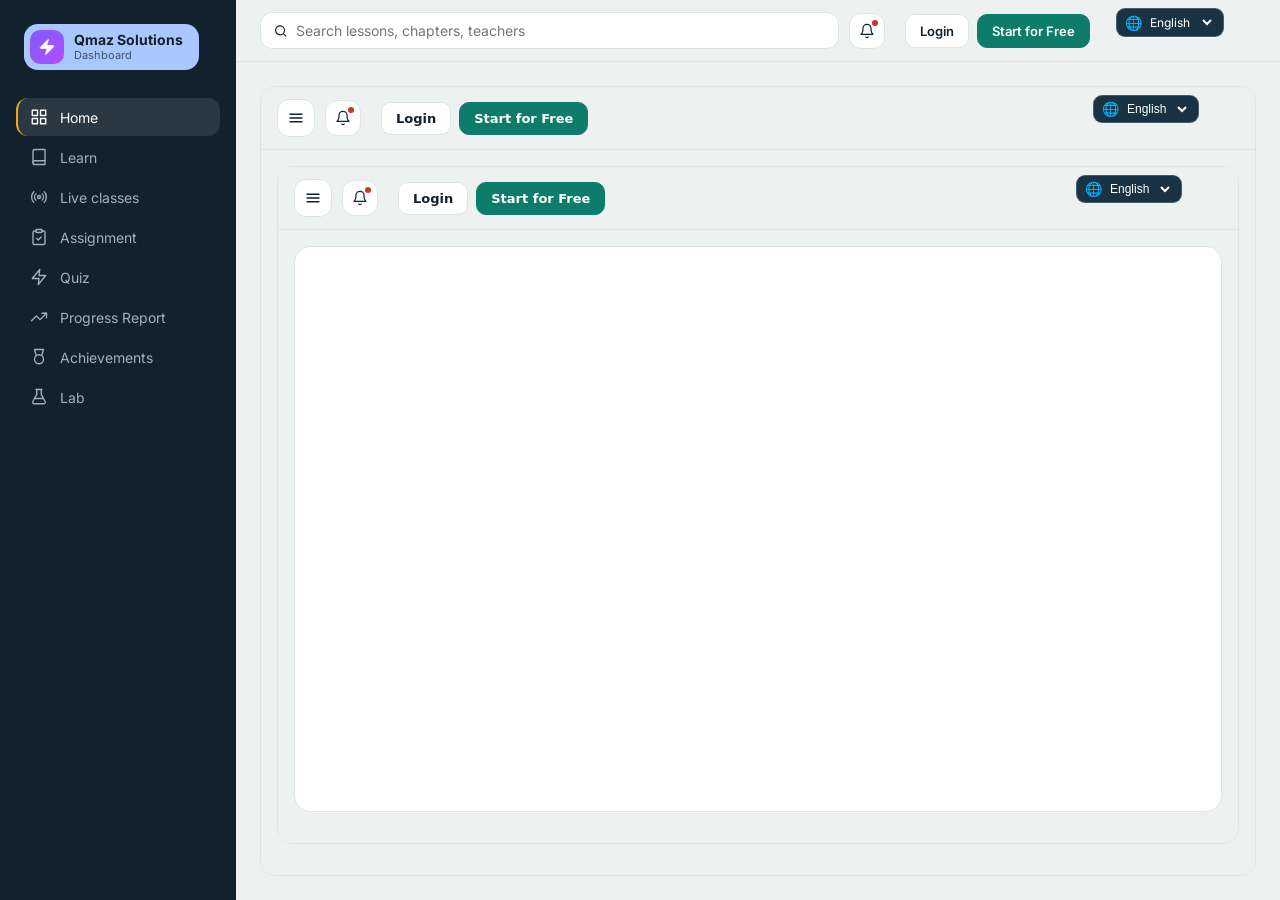
<file: index.html>
<!DOCTYPE html>
<html lang="en">
<head>
<meta charset="utf-8" />
<meta name="viewport" content="width=device-width, initial-scale=1" />
<title>EdTech Platform</title>
<style>
@import url('https://fonts.googleapis.com/css2?family=Bricolage+Grotesque:opsz,wght@12..96,500;12..96,700;12..96,800&family=Inter:wght@400;500;600&family=IBM+Plex+Mono:wght@400;500&display=swap');

:root{
  --ink:#11212D; --slate:#5A6B78; --mute:#8A99A3; --line:#DCE4E4;
  --canvas:#EDF2F0; --card:#FFFFFF; --teal:#0E7C6B; --tealSoft:#E2F0EC;
  --marigold:#F5A524; --marigoldSoft:#FDF1D9; --vermilion:#C6362F; --redSoft:#FBE7E5;
  --display:'Bricolage Grotesque','Trebuchet MS',sans-serif;
  --body:'Inter',system-ui,-apple-system,sans-serif;
  --mono:'IBM Plex Mono',ui-monospace,monospace;
}
*{box-sizing:border-box;margin:0;padding:0;-webkit-font-smoothing:antialiased}
body{background:var(--canvas);font-family:var(--body);color:var(--ink)}
button{font:inherit;cursor:pointer;border:none;background:none;color:inherit}
input{font:inherit}
:focus-visible{outline:2px solid var(--teal);outline-offset:2px;border-radius:6px}

.mono{font-family:var(--mono)}
.display{font-family:var(--display)}
.eyebrow{font-family:var(--mono);font-size:11px;letter-spacing:.14em;text-transform:uppercase;color:var(--mute)}
.eyebrow.teal{color:var(--teal)}
.muted{color:var(--slate);font-size:14px}
.small{font-size:12px;color:var(--slate);font-family:var(--mono)}

.shell{display:flex;min-height:100vh}
.side{position:sticky;top:0;height:100vh;width:236px;flex-shrink:0;background:var(--ink);padding:16px;display:flex;flex-direction:column}
.brand{display:flex;gap:10px;align-items:center;padding:8px 8px 0}
.brand-mark{width:32px;height:32px;border-radius:9px;background:var(--marigold);display:grid;place-items:center;color:var(--ink)}
.brand h1{font-family:var(--display);font-size:14px;font-weight:800;color:#fff;line-height:1.2}
.brand p{font-family:var(--mono);font-size:10px;letter-spacing:.12em;color:#7D94A0}
.nav{margin-top:28px;display:flex;flex-direction:column;gap:2px}
.nav button{display:flex;align-items:center;gap:12px;padding:10px 12px;border-radius:12px;color:#9FB3BD;font-size:14px;border-left:2px solid transparent;text-align:left;width:100%}
.nav button.on{background:rgba(255,255,255,.10);color:#fff;border-left-color:var(--marigold)}
.whoami{margin-top:auto;background:rgba(255,255,255,.06);border-radius:12px;padding:12px}
.whoami .n{color:#fff;font-size:14px;font-weight:500;margin-top:4px}
.whoami .m{color:#9FB3BD;font-size:12px}

.main{flex:1;min-width:0}
header.top{position:sticky;top:0;z-index:30;background:rgba(237,242,240,.93);backdrop-filter:blur(8px);border-bottom:1px solid var(--line)}
.toprow{display:flex;align-items:center;gap:10px;padding:12px 24px}
.search{flex:1;display:flex;align-items:center;gap:8px;background:var(--card);border:1px solid var(--line);border-radius:12px;padding:9px 12px}
.search input{border:none;background:none;outline:none;width:100%;font-size:14px;color:var(--ink)}
.seg{display:flex;background:var(--card);border:1px solid var(--line);border-radius:12px;padding:2px}
.seg button{padding:6px 10px;border-radius:9px;font-size:12px;color:var(--slate)}
.seg button.on{background:var(--ink);color:#fff}
.iconbtn{background:var(--card);border:1px solid var(--line);border-radius:12px;padding:9px;position:relative;display:grid;place-items:center}
.dot{position:absolute;top:6px;right:6px;width:6px;height:6px;border-radius:99px;background:var(--vermilion)}
.notifwrap{position:relative}

.qpill{display:flex;align-items:center;gap:10px;padding:6px 16px 6px 6px;border-radius:14px;background:#a8c8ff;color:#14212B}
.qpill .lg{width:34px;height:34px;border-radius:10px;background:linear-gradient(135deg,#7f5cff,#b44dff);display:grid;place-items:center;flex:none}
.qpill .lg svg{width:18px;height:18px}
.qpill{white-space:nowrap}.qpill b{display:block;font-size:14px;line-height:1.1}@media(min-width:701px){.toprow{padding-right:190px}}.qpill span{display:block;font-size:11px;opacity:.7}
.qmguest{display:flex;gap:8px;margin-left:10px;flex:none}
.qmguest[hidden]{display:none}
.qmguest button{border-radius:10px;padding:8px 14px;font:inherit;font-size:13px;font-weight:600;cursor:pointer;border:1px solid var(--line);background:#fff;color:var(--ink)}
.qmguest button.go{background:#0E7C6B;border-color:#0E7C6B;color:#fff}
@media(max-width:700px){.qmguest button{padding:7px 10px;font-size:12px}}
.qmprof{position:relative;margin-left:10px;flex:none}
.qmprof[hidden]{display:none}
.qmav{width:38px;height:38px;border-radius:50%;border:2px solid var(--line);padding:0;overflow:hidden;cursor:pointer;background:linear-gradient(135deg,#7f5cff,#b44dff);color:#fff;font:700 15px var(--display,sans-serif);display:grid;place-items:center}
.qmav img{width:100%;height:100%;object-fit:cover;display:block}
.qmav.big{width:44px;height:44px;cursor:default;flex:none}
.qmmenu{position:absolute;right:0;top:46px;min-width:220px;background:var(--card);border:1px solid var(--line);border-radius:14px;box-shadow:0 12px 32px rgba(15,30,35,.14);padding:12px;z-index:60}
.qmmenu[hidden]{display:none}
.qmhead{display:flex;gap:10px;align-items:center;margin-bottom:8px}
.qmhead b{display:block;font-size:14px}.qmhead span{font-size:11px;color:var(--mute);word-break:break-all}
.qmmenu>button{display:block;width:100%;text-align:left;padding:9px 10px;border-radius:8px;font-size:14px}
.qmmenu>button:hover{background:var(--bg)}
.notifpanel{position:absolute;top:calc(100% + 8px);right:0;width:300px;max-width:80vw;background:var(--card);border:1px solid var(--line);border-radius:14px;box-shadow:0 12px 32px rgba(15,30,35,.14);padding:14px;z-index:40}
.notifitem{display:flex;gap:10px;padding:10px 0;border-bottom:1px solid var(--line)}
.notifitem:last-child{border-bottom:none}
.notifitem .ic{flex-shrink:0;width:32px;height:32px;border-radius:99px;background:var(--tealSoft);display:grid;place-items:center;color:var(--teal)}
.roles{display:flex;align-items:center;gap:8px;padding:0 24px 12px;overflow-x:auto}
.chip{flex-shrink:0;border:1px solid var(--line);background:var(--card);color:var(--slate);border-radius:99px;padding:6px 14px;font-size:12px}
.chip.on{background:var(--tealSoft);border-color:var(--teal);color:var(--teal)}
.burger{display:none}
.mobnav{display:none;background:var(--ink);padding:12px;border-top:1px solid rgba(255,255,255,.08)}

main{padding:24px}
.pagehead{margin-bottom:20px}
.pagehead h2{font-family:var(--display);font-size:30px;font-weight:800;letter-spacing:-.02em;margin-top:4px}

.card{background:var(--card);border:1px solid var(--line);border-radius:16px;overflow:hidden}
.p20{padding:20px}.p24{padding:24px}.p0{padding:0}
.ytthumb{position:relative;width:100%;aspect-ratio:16/9;background-size:cover;background-position:center;cursor:pointer}
.ytthumb::after{content:"";position:absolute;inset:0;background:rgba(17,33,45,.15);transition:background .18s ease}
.ytthumb:hover::after{background:rgba(17,33,45,.32)}
.ytplay{position:absolute;top:50%;left:50%;transform:translate(-50%,-50%);width:52px;height:52px;border-radius:99px;background:rgba(255,255,255,.94);color:var(--ink);display:grid;place-items:center;box-shadow:0 4px 14px rgba(0,0,0,.25)}
.vmodal{position:fixed;inset:0;background:rgba(17,33,45,.72);z-index:100;display:flex;align-items:center;justify-content:center;padding:20px}
.vmodal-box{background:#000;border-radius:14px;overflow:hidden;width:100%;max-width:860px}
.vmodal-head{display:flex;align-items:center;justify-content:space-between;padding:12px 16px;background:var(--ink)}
.vmodal-head h4{color:#fff;font-size:14px;font-weight:500;overflow:hidden;text-overflow:ellipsis;white-space:nowrap}
.vmodal-close{color:#fff;background:rgba(255,255,255,.12);border-radius:8px;padding:6px 10px}
.vmodal iframe{width:100%;aspect-ratio:16/9;display:block;border:none}
/* ── auth ── */
.auth-bg{min-height:100vh;background:var(--ink);display:flex;align-items:center;justify-content:center;padding:24px;
  background-image:radial-gradient(ellipse at 20% 50%,rgba(14,124,107,.18) 0%,transparent 60%),
                   radial-gradient(ellipse at 80% 20%,rgba(245,165,36,.10) 0%,transparent 55%)}
.auth-box{background:var(--card);border-radius:20px;padding:40px;width:100%;max-width:440px;box-shadow:0 24px 64px rgba(0,0,0,.35)}
.auth-brand{display:flex;align-items:center;gap:12px;margin-bottom:28px}
.auth-brand-name{font-family:var(--display);font-size:16px;font-weight:800;color:var(--ink)}
.auth-brand-sub{font-family:var(--mono);font-size:10px;letter-spacing:.12em;color:var(--mute)}
.auth-brand .brand-mark{width:42px;height:42px;border-radius:12px;background:var(--marigold);display:grid;place-items:center;color:var(--ink);flex-shrink:0}
.auth-title{font-family:var(--display);font-size:26px;font-weight:800;color:var(--ink);letter-spacing:-.02em}
.auth-sub{font-size:14px;color:var(--slate);margin-top:6px;margin-bottom:24px}
.auth-error{background:var(--redSoft);border:1px solid var(--vermilion);color:var(--vermilion);border-radius:10px;padding:10px 14px;font-size:13px;margin-bottom:16px}
.auth-form{display:flex;flex-direction:column;gap:14px}
.auth-field{display:flex;flex-direction:column;gap:5px;flex:1}
.auth-field label{font-size:12px;font-weight:600;color:var(--slate);letter-spacing:.02em}
.auth-field input,.auth-field select{border:1.5px solid var(--line);border-radius:10px;padding:10px 13px;font-size:14px;color:var(--ink);background:var(--canvas);outline:none;transition:border-color .18s}
.auth-field input:focus,.auth-field select:focus{border-color:var(--teal);background:#fff}
.auth-row{display:flex;gap:12px}
.auth-btn{margin-top:4px;background:var(--teal);color:#fff;border-radius:12px;padding:13px;font-size:15px;font-weight:600;font-family:var(--display);cursor:pointer;border:none;display:flex;align-items:center;justify-content:center;gap:8px;transition:background .18s,transform .18s}
.auth-btn:hover{background:#0a6458;transform:translateY(-1px)}
.auth-btn:active{transform:none}
.auth-switch{text-align:center;font-size:13px;color:var(--slate);margin-top:20px}
.auth-switch a{color:var(--teal);font-weight:600;text-decoration:none}
.auth-spinner{width:14px;height:14px;border:2px solid rgba(255,255,255,.3);border-top-color:#fff;border-radius:99px;animation:spin .7s linear infinite;display:inline-block}
@keyframes spin{to{transform:rotate(360deg)}}
.auth-avatar{width:36px;height:36px;border-radius:99px;background:var(--marigold);color:var(--ink);font-family:var(--display);font-weight:800;font-size:16px;display:grid;place-items:center;margin-bottom:6px}
/* ── end auth ── */
.libbook{background:var(--canvas);border-radius:12px;padding:14px;display:flex;flex-direction:column;gap:8px}
.libcover{width:100%;aspect-ratio:3/4;border-radius:8px;display:flex;align-items:center;justify-content:center;color:#fff;font-family:var(--display);font-weight:800;text-align:center;padding:10px;font-size:13px;line-height:1.25}
.libgrid{display:grid;gap:14px;grid-template-columns:repeat(6,1fr)}
@media (max-width:1080px){.libgrid{grid-template-columns:repeat(3,1fr)}}
@media (max-width:620px){.libgrid{grid-template-columns:repeat(2,1fr)}}
.grid{display:grid;gap:20px}
.g2{grid-template-columns:1fr 1fr}
.g3{grid-template-columns:2fr 1fr}
.g4{grid-template-columns:repeat(4,1fr)}
.cards3{display:grid;gap:16px;grid-template-columns:repeat(3,1fr)}
.cards4{display:grid;gap:16px;grid-template-columns:repeat(4,1fr)}
.row{display:flex;align-items:center;gap:12px}
.between{display:flex;align-items:center;justify-content:space-between;gap:12px}
.stack{display:flex;flex-direction:column;gap:12px}
.wrap{display:flex;flex-wrap:wrap;gap:12px}
.mt4{margin-top:4px}.mt12{margin-top:12px}.mt16{margin-top:16px}.mt20{margin-top:20px}.mt24{margin-top:24px}

.btn{display:inline-flex;align-items:center;justify-content:center;gap:8px;border-radius:12px;padding:10px 16px;font-size:14px;font-weight:500;transition:transform .18s ease,background .18s ease}
.btn:hover{transform:translateY(-2px)}
.btn:active{transform:none}
.btn.solid{background:var(--ink);color:#fff}
.btn.teal{background:var(--teal);color:#fff}
.btn.ghost{background:transparent;color:var(--ink);border:1px solid var(--line)}
.btn.full{width:100%}

.tile{background:var(--canvas);border-radius:12px;padding:16px}
.tile .v{font-family:var(--display);font-size:26px;font-weight:800;margin-top:4px}
.tile .n{font-size:12px;color:var(--slate)}

.hero{background-image:repeating-linear-gradient(var(--canvas) 0 1px,transparent 1px 28px)}
.ribbonwrap{overflow-x:auto}
.ribbon{min-width:620px}
.ticks{position:relative;height:20px}
.ticks span{position:absolute;top:0;font-family:var(--mono);font-size:11px;color:var(--mute)}
.track{position:relative;background:var(--canvas);border-radius:12px;padding:10px 0}
.slots{position:relative;height:118px}
.slot{position:absolute;height:52px;border-radius:9px;padding:7px 10px;overflow:hidden;transition:transform .18s ease}
.slot:hover{transform:translateY(-2px)}
.slot .k{font-family:var(--mono);font-size:10px;letter-spacing:.08em;text-transform:uppercase}
.slot .t{font-size:13px;font-weight:500;white-space:nowrap;overflow:hidden;text-overflow:ellipsis}
.now{position:absolute;top:0;bottom:0;width:2px;background:var(--vermilion);z-index:5}
.now i{position:absolute;left:-4px;top:-4px;width:10px;height:10px;border-radius:99px;background:var(--vermilion);animation:pulse 2.4s ease-in-out infinite}
@keyframes pulse{0%,100%{opacity:1}50%{opacity:.3}}

.listrow{display:flex;align-items:center;gap:16px;background:var(--canvas);border-radius:12px;padding:12px;transition:transform .18s ease}
.listrow:hover{transform:translateY(-2px)}
.thumb{width:44px;height:44px;border-radius:10px;background:var(--ink);display:grid;place-items:center;color:#fff;flex-shrink:0}
.bar{height:6px;background:var(--canvas);border-radius:99px;overflow:hidden;flex:1}
.bar i{display:block;height:100%;background:var(--teal);border-radius:99px}
.spine{display:flex;align-items:center;gap:12px}
.spine .lbl{width:140px;flex-shrink:0;font-size:14px;overflow:hidden;text-overflow:ellipsis;white-space:nowrap}
.seg12{display:flex;gap:4px;flex:1}
.seg12 i{height:20px;flex:1;border-radius:3px;background:var(--canvas)}
.streak{display:flex;gap:3px;margin-top:12px}
.streak i{height:24px;flex:1;border-radius:3px;background:var(--tealSoft)}

.opt{display:flex;align-items:center;gap:12px;width:100%;text-align:left;border:1px solid var(--line);background:var(--card);border-radius:12px;padding:12px 16px;font-size:14px;transition:transform .15s ease}
.opt:hover{transform:translateY(-1px)}
.opt.on{border-color:var(--ink);background:var(--canvas)}
.opt.right{border-color:var(--teal);background:var(--tealSoft)}
.opt.wrong{border-color:var(--vermilion);background:var(--redSoft)}
.key{width:24px;height:24px;border-radius:7px;background:var(--canvas);display:grid;place-items:center;font-family:var(--mono);font-size:11px;color:var(--slate);flex-shrink:0}
.steps{display:flex;gap:4px;margin-top:12px}
.steps i{height:4px;flex:1;border-radius:99px;background:var(--canvas)}
.steps i.on{background:var(--ink)}

.divide>*+*{border-top:1px solid var(--line)}
.attend{display:flex;flex-wrap:wrap;gap:4px;margin-top:20px}
.attend i{width:16px;height:16px;border-radius:3px;background:var(--tealSoft)}
.note{background:var(--marigoldSoft);border-left:3px solid var(--marigold);border-radius:12px;padding:16px;font-size:14px}
.badge{width:44px;height:44px;border-radius:12px;display:grid;place-items:center}
.player{background:var(--ink);height:250px;display:grid;place-items:center;position:relative;border-radius:16px 16px 0 0}
.livetag{background:var(--vermilion);color:#fff;border-radius:99px;padding:4px 12px;display:inline-flex;align-items:center;gap:6px;font-family:var(--mono);font-size:11px;width:fit-content}
.livetag i{width:7px;height:7px;border-radius:99px;background:#fff;animation:pulse 2.4s ease-in-out infinite}
footer.legal{display:flex;flex-wrap:wrap;gap:16px;margin-top:40px;padding-top:20px;border-top:1px solid var(--line)}
/* ── lab ── */
.lab-grid{display:grid;gap:20px;grid-template-columns:repeat(2,1fr)}
@media(max-width:820px){.lab-grid{grid-template-columns:1fr}}
.lab-card{background:var(--card);border:1px solid var(--line);border-radius:20px;overflow:hidden;display:flex;flex-direction:column;transition:transform .18s ease,box-shadow .18s ease}
.lab-card:hover{transform:translateY(-3px);box-shadow:0 12px 32px rgba(17,33,45,.12)}
.lab-banner{height:140px;display:flex;align-items:center;justify-content:center;position:relative;overflow:hidden}
.lab-banner svg{opacity:.18;position:absolute;inset:0;width:100%;height:100%}
.lab-icon{width:64px;height:64px;border-radius:18px;display:grid;place-items:center;background:rgba(255,255,255,.2);backdrop-filter:blur(4px);position:relative;z-index:1}
.lab-body{padding:20px;flex:1;display:flex;flex-direction:column;gap:10px}
.lab-body h3{font-family:var(--display);font-size:18px;font-weight:800;letter-spacing:-.02em}
.lab-body p{font-size:13px;color:var(--slate);line-height:1.55;flex:1}
.lab-tags{display:flex;gap:6px;flex-wrap:wrap}
.lab-tag{font-family:var(--mono);font-size:10px;letter-spacing:.1em;text-transform:uppercase;padding:3px 8px;border-radius:99px;background:var(--canvas);color:var(--slate)}
.lab-open-btn{display:flex;align-items:center;justify-content:center;gap:8px;border-radius:12px;padding:11px 18px;font-size:14px;font-weight:600;color:#fff;transition:filter .18s ease;cursor:pointer;border:none;margin:0 20px 20px;font-family:var(--body)}
.lab-open-btn:hover{filter:brightness(1.1)}
/* lab iframe overlay */
.lab-modal{position:fixed;inset:0;z-index:200;display:flex;flex-direction:column;background:rgba(17,33,45,.88);backdrop-filter:blur(4px)}
.lab-modal-head{display:flex;align-items:center;justify-content:space-between;padding:12px 20px;background:var(--ink);flex-shrink:0}
.lab-modal-head h4{color:#fff;font-family:var(--display);font-size:15px;font-weight:700}
.lab-modal-close{color:#fff;background:rgba(255,255,255,.12);border-radius:10px;padding:8px 14px;font-size:13px;font-weight:500;display:flex;align-items:center;gap:6px}
.lab-modal iframe{flex:1;border:none;background:#fff}
.rise{animation:rise .45s cubic-bezier(.2,.7,.3,1) both}
@keyframes rise{from{opacity:0;transform:translateY(10px)}to{opacity:1;transform:none}}
::-webkit-scrollbar{width:7px;height:7px}::-webkit-scrollbar-thumb{background:#C9D4D4;border-radius:99px}

@media (max-width:1080px){
  .g3,.g2,.g4{grid-template-columns:1fr}
  .cards3,.cards4{grid-template-columns:1fr 1fr}
  .side{display:none}
  .burger{display:grid;place-items:center}
  .mobnav.open{display:block}
  .search{display:none}
  main{padding:16px}
  .toprow,.roles{padding-left:16px;padding-right:16px}
  .pagehead h2{font-size:24px}
}
@media (max-width:620px){
  .cards3,.cards4{grid-template-columns:1fr}
}
@media (prefers-reduced-motion:reduce){*{animation:none!important;transition:none!important}}

/* ── auth screen ── */
.auth-shell{min-height:100vh;display:flex;align-items:center;justify-content:center;background:var(--canvas);padding:20px}
.auth-box{background:var(--card);border:1px solid var(--line);border-radius:24px;width:100%;max-width:440px;overflow:hidden;box-shadow:0 8px 40px rgba(17,33,45,.10)}
.auth-hero{background:var(--ink);padding:32px 32px 28px;text-align:center}
.auth-logo{width:52px;height:52px;border-radius:14px;background:var(--marigold);display:inline-flex;align-items:center;justify-content:center;color:var(--ink);margin-bottom:16px}
.auth-hero h2{font-family:var(--display);font-size:22px;font-weight:800;color:#fff;margin-bottom:4px}
.auth-hero p{font-family:var(--mono);font-size:11px;letter-spacing:.12em;color:#7D94A0;text-transform:uppercase}
.auth-body{padding:28px 32px 32px}
.auth-tabs{display:flex;background:var(--canvas);border-radius:12px;padding:3px;margin-bottom:24px}
.auth-tabs button{flex:1;padding:8px;border-radius:9px;font-size:13px;font-weight:500;color:var(--slate);transition:background .18s,color .18s}
.auth-tabs button.on{background:var(--ink);color:#fff}
.field{display:flex;flex-direction:column;gap:6px;margin-bottom:16px}
.field label{font-size:12px;font-weight:600;color:var(--slate);font-family:var(--mono);letter-spacing:.06em;text-transform:uppercase}
.field input,.field select{border:1.5px solid var(--line);border-radius:10px;padding:11px 14px;font-size:14px;font-family:var(--body);color:var(--ink);background:var(--card);transition:border-color .18s;outline:none;width:100%}
.field input:focus,.field select:focus{border-color:var(--teal)}
.field select{appearance:none;background-image:url("data:image/svg+xml,%3Csvg xmlns='http://www.w3.org/2000/svg' width='16' height='16' viewBox='0 0 24 24' fill='none' stroke='%235A6B78' stroke-width='2'%3E%3Cpolyline points='6 9 12 15 18 9'/%3E%3C/svg%3E");background-repeat:no-repeat;background-position:right 12px center;padding-right:36px}
.field-row{display:grid;grid-template-columns:1fr 1fr;gap:12px}
.auth-err{background:var(--redSoft);border:1px solid #f5c6c4;border-radius:10px;padding:10px 14px;font-size:13px;color:var(--vermilion);margin-bottom:16px;display:none}
.auth-err.show{display:block}
.auth-btn{width:100%;padding:13px;border-radius:12px;background:var(--teal);color:#fff;font-size:15px;font-weight:600;font-family:var(--body);cursor:pointer;border:none;transition:background .18s,transform .18s;margin-top:4px}
.auth-btn:hover{background:#0a6558;transform:translateY(-1px)}
.auth-btn:active{transform:none}
.auth-switch{text-align:center;margin-top:18px;font-size:13px;color:var(--slate)}
.auth-switch button{color:var(--teal);font-weight:600;background:none;border:none;cursor:pointer;font:inherit}
.auth-divider{display:flex;align-items:center;gap:12px;margin:18px 0;color:var(--mute);font-size:12px;font-family:var(--mono)}
.auth-divider::before,.auth-divider::after{content:"";flex:1;height:1px;background:var(--line)}
</style>
<!-- Google Translate -->
<style>
.goog-te-banner-frame,.goog-te-balloon-frame,.goog-te-ftab-frame{display:none!important;}
.goog-text-highlight{background:none!important;box-shadow:none!important;}
body{top:0!important;position:static!important;}
#gt-picker{position:fixed;top:8px;right:56px;z-index:99999;
  display:flex;align-items:center;gap:4px;background:#1a3344;
  border:1px solid rgba(255,255,255,.2);border-radius:9px;padding:3px 8px;}
#gt-picker select{font-size:12px;color:#fff;background:transparent;
  border:none;outline:none;cursor:pointer;font-family:Inter,sans-serif;padding:2px 0;}
#gt-picker select option{color:#000;background:#fff;}
#gt-picker span{font-size:14px;}
/* Hide Google's own widget but keep engine running */
#_gt_root{position:fixed;bottom:0;right:0;width:1px;height:1px;overflow:hidden;opacity:0;pointer-events:none;}
</style>
</head>
<body>
<div id="app"></div>
<div id="_gt_root"></div>
<div id="gt-picker">
  <span>🌐</span>
  <select onchange="gtSet(this.value)" id="gt-sel">
    <option value="">English</option>
    <option value="ta">தமிழ்</option>
    <option value="hi">हिन्दी</option>
    <option value="fr">Français</option>
    <option value="de">Deutsch</option>
    <option value="es">Español</option>
    <option value="zh-CN">中文</option>
    <option value="ar">العربية</option>
    <option value="ja">日本語</option>
    <option value="ko">한국어</option>
  </select>
</div>
<script>
// Google Translate integration
var _gtReady=false;
function googleTranslateElementInit(){
  new google.translate.TranslateElement({
    pageLanguage:'en',
    autoDisplay:false,
    multilanguagePage:false
  },'_gt_root');
  _gtReady=true;
  // If a language was pending, apply it now
  var pending=sessionStorage.getItem('gt_pending');
  if(pending){sessionStorage.removeItem('gt_pending');_applyLang(pending);}
}
function _applyLang(lang){
  var el=document.querySelector('.goog-te-combo');
  if(!el){
    // retry up to 20 times (2s total)
    var tries=0;
    var iv=setInterval(function(){
      el=document.querySelector('.goog-te-combo');
      if(el||(++tries>20)){clearInterval(iv);if(el)_doSelect(el,lang);}
    },100);
    return;
  }
  _doSelect(el,lang);
}
function _doSelect(el,lang){
  el.value=lang||'en';
  el.dispatchEvent(new Event('change'));
  // Update our picker to match
  var s=document.getElementById('gt-sel');
  if(s)s.value=lang||'';
}
function gtSet(lang){
  if(_gtReady){
    _applyLang(lang);
    return;
  }
  // Engine not loaded yet — store and reload
  if(lang){
    sessionStorage.setItem('gt_pending',lang);
    // Set cookie so engine loads into correct language on reload
    var v='/en/'+lang;
    document.cookie='googtrans='+v+'; path=/';
  } else {
    sessionStorage.removeItem('gt_pending');
    document.cookie='googtrans=; path=/; expires=Thu,01 Jan 1970 00:00:00 GMT';
  }
  location.reload();
}
// On page load: if GT engine already active (from cookie), sync picker
window.addEventListener('load',function(){
  setTimeout(function(){
    var el=document.querySelector('.goog-te-combo');
    if(el){
      var s=document.getElementById('gt-sel');
      if(s&&el.value&&el.value!=='en')s.value=el.value;
    }
  },1500);
});
</script>
<script src="https://translate.google.com/translate_a/element.js?cb=googleTranslateElementInit"></script>

<script>
/* Load assignment and quiz data */
window.ASSIGNMENTS={};
fetch('assignments.json').then(r=>{if(!r.ok)throw 0;return r.json();}).then(d=>{window.ASSIGNMENTS=d;}).catch(()=>{
  /* .json not allowed on some free hosts (e.g. Neocities): load the same data from assignments.js instead */
  var sc=document.createElement('script');sc.src='assignments.js';
  sc.onload=function(){if(window.state&&state.view==='assess')render();};
  document.head.appendChild(sc);
});
window.QUIZZES={};
fetch('quizzes.json').then(r=>r.json()).then(d=>{window.QUIZZES=d;if(state&&state.view==='quiz')render();}).catch(()=>{});

/* ─────────── icons ─────────── */
const S = (p, sz) => '<svg width="'+(sz||18)+'" height="'+(sz||18)+'" viewBox="0 0 24 24" fill="none" stroke="currentColor" stroke-width="1.8" stroke-linecap="round" stroke-linejoin="round">'+p+'</svg>';
const I = {
  grid:  s=>S('<rect x="3" y="3" width="7" height="7"/><rect x="14" y="3" width="7" height="7"/><rect x="14" y="14" width="7" height="7"/><rect x="3" y="14" width="7" height="7"/>',s),
  book:  s=>S('<path d="M4 19.5A2.5 2.5 0 0 1 6.5 17H20"/><path d="M6.5 2H20v20H6.5A2.5 2.5 0 0 1 4 19.5v-15A2.5 2.5 0 0 1 6.5 2z"/>',s),
  radio: s=>S('<circle cx="12" cy="12" r="2"/><path d="M16.2 7.8a6 6 0 0 1 0 8.4M7.8 16.2a6 6 0 0 1 0-8.4M19 5a10 10 0 0 1 0 14M5 19A10 10 0 0 1 5 5"/>',s),
  clip:  s=>S('<rect x="8" y="2" width="8" height="4" rx="1"/><path d="M16 4h2a2 2 0 0 1 2 2v14a2 2 0 0 1-2 2H6a2 2 0 0 1-2-2V6a2 2 0 0 1 2-2h2"/><path d="M9 14l2 2 4-4"/>',s),
  trend: s=>S('<polyline points="22 7 13.5 15.5 8.5 10.5 2 17"/><polyline points="16 7 22 7 22 13"/>',s),
  medal: s=>S('<circle cx="12" cy="15" r="6"/><path d="M8.2 9.5 6 2h12l-2.2 7.5"/>',s),
  search:s=>S('<circle cx="11" cy="11" r="7"/><path d="m20 20-3.5-3.5"/>',s),
  bell:  s=>S('<path d="M18 8a6 6 0 1 0-12 0c0 7-3 9-3 9h18s-3-2-3-9"/><path d="M13.7 21a2 2 0 0 1-3.4 0"/>',s),
  play:  s=>S('<polygon points="6 3 20 12 6 21 6 3" fill="currentColor" stroke="none"/>',s),
  chev:  s=>S('<polyline points="9 18 15 12 9 6"/>',s),
  clock: s=>S('<circle cx="12" cy="12" r="9"/><polyline points="12 7 12 12 15 14"/>',s),
  check: s=>S('<circle cx="12" cy="12" r="9"/><polyline points="8 12.5 11 15.5 16 9.5"/>',s),
  cross: s=>S('<circle cx="12" cy="12" r="9"/><path d="m9 9 6 6M15 9l-6 6"/>',s),
  down:  s=>S('<path d="M12 3v12"/><polyline points="7 11 12 16 17 11"/><path d="M4 20h16"/>',s),
  users: s=>S('<circle cx="9" cy="8" r="3.5"/><path d="M2.5 20a6.5 6.5 0 0 1 13 0"/><path d="M16 5.2a3.5 3.5 0 0 1 0 6.6M18 14.5a6.5 6.5 0 0 1 3.5 5.5"/>',s),
  shield:s=>S('<path d="M12 2 4 5.5v6c0 5 3.4 9.2 8 10.5 4.6-1.3 8-5.5 8-10.5v-6z"/><polyline points="9 12 11 14 15 10"/>',s),
  globe: s=>S('<circle cx="12" cy="12" r="9"/><path d="M3 12h18M12 3a15 15 0 0 1 0 18a15 15 0 0 1 0-18"/>',s),
  cap:   s=>S('<path d="M2 8.5 12 4l10 4.5-10 4.5z"/><path d="M6 11v5c0 1.7 2.7 3 6 3s6-1.3 6-3v-5"/>',s),
  star:  s=>S('<polygon points="12 3 14.6 9.1 21 9.7 16.2 14 17.6 20.3 12 17 6.4 20.3 7.8 14 3 9.7 9.4 9.1"/>',s),
  trophy:s=>S('<path d="M7 4h10v6a5 5 0 0 1-10 0z"/><path d="M17 5h3v2a3 3 0 0 1-3 3M7 5H4v2a3 3 0 0 0 3 3"/><path d="M10 15h4l1 5H9z"/>',s),
  flask: s=>S('<path d="M9 2v6.5L3.8 18A2 2 0 0 0 5.6 21h12.8a2 2 0 0 0 1.8-3L15 8.5V2"/><path d="M8 2h8M6.5 14h11"/>',s),
  spark: s=>S('<path d="M12 2.5 14 9l6.5 2-6.5 2-2 6.5-2-6.5L3.5 11 10 9z"/>',s),
  cal:   s=>S('<rect x="3" y="5" width="18" height="16" rx="2"/><path d="M3 10h18M8 3v4M16 3v4"/>',s),
  arrow: s=>S('<path d="M4 12h15"/><polyline points="13 6 19 12 13 18"/>',s),
  menu:  s=>S('<path d="M4 7h16M4 12h16M4 17h16"/>',s),
  close: s=>S('<path d="M6 6l12 12M18 6L6 18"/>',s),
  bolt:  s=>S('<polygon points="13 2 3 14 12 14 11 22 21 10 12 10 13 2"/>',s),
};

/* ─────────── content ─────────── */
const STR = {
  en:{home:"Home",learn:"Learn",live:"Live classes",assess:"Assignment",quiz:"Quiz",progress:"Progress Report",awards:"Achievements",lab:"Lab",
      search:"Search lessons, chapters, teachers",greet:"Good morning",cont:"Continue learning",join:"Join now",
      day:"Your day",mastery:"Subject mastery",streak:"day streak",all:"View all",start:"Start",resume:"Resume",viewas:"View as",
      submit:"Submit Assignment",viewAns:"View Answer Key",hideAns:"Hide Answers",pending:"Pending",submitted:"Submitted",
      startQuiz:"Start Quiz",nextQ:"Next",checkQ:"Check Answer",retake:"Retake",finish:"Finish"},
  ta:{home:"முகப்பு",learn:"கற்க",live:"நேரடி வகுப்பு",assess:"பணி",quiz:"வினாடி வினா",progress:"முன்னேற்ற அறிக்கை",awards:"சாதனைகள்",lab:"ஆய்வகம்",
      search:"பாடங்கள், அத்தியாயங்களைத் தேடுங்கள்",greet:"காலை வணக்கம்",cont:"தொடர்ந்து கற்க",join:"இணைக",
      day:"உங்கள் நாள்",mastery:"பாட தேர்ச்சி",streak:"நாள் தொடர்ச்சி",all:"அனைத்தும்",start:"தொடங்கு",resume:"தொடர்",viewas:"பார்வை",
      submit:"பணி சமர்ப்பி",viewAns:"விடை காட்டு",hideAns:"விடை மறை",pending:"நிலுவை",submitted:"சமர்ப்பிக்கப்பட்டது",
      startQuiz:"வினாவை தொடங்கு",nextQ:"அடுத்து",checkQ:"சரிபார்",retake:"மீண்டும்",finish:"முடி"},
  hi:{home:"होम",learn:"सीखें",live:"लाइव कक्षा",assess:"असाइनमेंट",quiz:"क्विज़",progress:"प्रगति रिपोर्ट",awards:"उपलब्धियाँ",lab:"प्रयोगशाला",
      search:"पाठ, अध्याय, शिक्षक खोजें",greet:"सुप्रभात",cont:"सीखना जारी रखें",join:"अभी जुड़ें",
      day:"आपका दिन",mastery:"विषय दक्षता",streak:"दिन की लय",all:"सभी देखें",start:"शुरू करें",resume:"जारी रखें",viewas:"देखें",
      submit:"असाइनमेंट जमा करें",viewAns:"उत्तर देखें",hideAns:"उत्तर छुपाएं",pending:"लंबित",submitted:"जमा किया",
      startQuiz:"क्विज़ शुरू करें",nextQ:"अगला",checkQ:"जाँचें",retake:"फिर से",finish:"समाप्त करें"},
};

const SCHEDULE = [
  {s:8.0,e:8.75,t:"Algebra: Linear Equations",k:"live",by:"S. Rajkumar"},
  {s:9.0,e:9.75,t:"Photosynthesis — Virtual Lab",k:"lab",by:"Meera Nair"},
  {s:10.25,e:11.0,t:"English: Persuasive Writing",k:"video",by:"Recorded"},
  {s:11.5,e:12.25,t:"Coding: Loops in Python",k:"live",by:"A. Balaji"},
  {s:14.0,e:14.5,t:"Unit Test — Social Studies",k:"test",by:"Timed, 30 min"},
  {s:15.0,e:15.75,t:"Financial Literacy: Budgeting",k:"video",by:"Recorded"},
];
const KIND = {
  live:{bg:"var(--tealSoft)",bar:"var(--teal)",tag:"Live"},
  lab:{bg:"var(--marigoldSoft)",bar:"var(--marigold)",tag:"Lab"},
  video:{bg:"#EEF2F1",bar:"var(--slate)",tag:"Recorded"},
  test:{bg:"var(--redSoft)",bar:"var(--vermilion)",tag:"Timed test"},
};
/* ── Courses ── */
const COURSES = [
  {t:"Linear Equations — Chapter 2",sub:"Mathematics",d:18,l:45},
  {t:"Photosynthesis and Respiration",sub:"Science",d:32,l:60},
  {t:"The French Revolution",sub:"History",d:10,l:40},
  {t:"Python Fundamentals",sub:"Coding",d:5,l:30},
];
/* ── Timetable rules (mirrors the xlsx: one teacher per weekday, 2 periods 08:00–09:20) ── */
const TIMETABLE = {
  1: { teacher:"S. Rajkumar",  sub:"Mathematics",    meet:"QEPlatform-Maths",
       classes:[
         {cls:"6-A",  grade:6,  book:"Ganita Prakash",              topic:"Perimeter and Area — Chapter 6",           obj:"Understand perimeter and area of rectangles and squares with real-world problems.",       topics:["Perimeter of rectangles","Area calculation","Comparison of shapes","Word problems"],keyPoints:["Perimeter = sum of all sides","Area of rectangle = l × b","Always write units in the answer"],formulas:["P = 2(l + b)","A = l × b"],prepare:["Bring Chapter 6 textbook","Try 3 perimeter problems before class"]},
         {cls:"10-A", grade:10, book:"Mathematics",                  topic:"Introduction to Trigonometry — Chapter 8", obj:"Build understanding of trigonometric ratios and apply them to right-angled triangles.",    topics:["Trigonometric ratios","Complementary angles","Identities overview","Exercise 8.1"],keyPoints:["sin θ = opposite/hypotenuse","cos θ = adjacent/hypotenuse","Memorise sin 0°, 30°, 45°, 60°, 90°"],formulas:["sin²θ + cos²θ = 1","tan θ = sin θ / cos θ"],prepare:["Revise Pythagoras theorem","Bring log tables if available"]},
       ]},
  2: { teacher:"A. Balaji",    sub:"Computer Science / IP", meet:"QEPlatform-CS",
       classes:[
         {cls:"11-A", grade:11, book:"Computer Science (Class 11)",     topic:"Strings — Chapter 8",                     obj:"Master Python string operations including indexing, slicing and built-in methods.",          topics:["String indexing","Slicing","String methods","Concatenation & repetition"],keyPoints:["Strings are immutable","Index starts at 0","Negative indexing goes from end"],formulas:["s[start:stop:step]","len(s), s.upper(), s.lower()"],prepare:["Have Python (IDLE or Replit) ready","Update practical file"]},
         {cls:"12-A", grade:12, book:"Informatics Practices (Class 12)", topic:"Plotting Data using Matplotlib — Ch 4",   obj:"Create and customise line plots using Matplotlib in Python.",                               topics:["plot() function","Labels and title","Customising colour, marker, linestyle","Saving figures"],keyPoints:["Always label axes","plt.show() renders the graph","Use plt.savefig() to export"],formulas:["plt.plot(x, y, color='blue', marker='o')","plt.xlabel() / plt.ylabel()"],prepare:["Update practical file","Write 2 programs on today's topic"]},
       ]},
  3: { teacher:"Meera Nair",   sub:"Science",        meet:"QEPlatform-Science",
       classes:[
         {cls:"6-A",  grade:6,  book:"Curiosity",                     topic:"Temperature and its Measurement — Ch 7",   obj:"Understand how temperature is measured and the correct use of thermometers.",               topics:["Hot and cold","Clinical thermometer","Laboratory thermometer","Precautions"],keyPoints:["Thermometers measure heat energy level","Normal body temp ≈ 37 °C","Read at eye level"],formulas:["°C = (°F − 32) × 5/9"],prepare:["Read Chapter 7 pages 80–88","Solve back exercise Q1–3"]},
         {cls:"10-A", grade:10, book:"Science",                        topic:"Light – Reflection and Refraction — Ch 9", obj:"Apply laws of reflection and understand image formation by spherical mirrors.",               topics:["Laws of reflection","Concave & convex mirrors","Image formation","Mirror formula"],keyPoints:["Angle of incidence = angle of reflection","Real images form in front of the mirror","Virtual images are behind"],formulas:["1/f = 1/v + 1/u","m = −v/u"],prepare:["Draw a ray diagram for a concave mirror","Revise sign convention"]},
       ]},
  4: { teacher:"L. Fernandes", sub:"English",        meet:"QEPlatform-English",
       classes:[
         {cls:"6-A",  grade:6,  book:"Poorvi",                        topic:"Unit 3: Nurturing Nature",                 obj:"Develop reading comprehension and vocabulary through Neem Baba and related poems.",         topics:["Reading comprehension","Vocabulary in context","Poetry appreciation","Grammar exercise"],keyPoints:["Identify theme vs. topic","Poetic devices: personification, imagery","Use context clues for unfamiliar words"],formulas:[],prepare:["Read the lesson once at home","Note 5 unfamiliar words and look them up"]},
         {cls:"10-A", grade:10, book:"First Flight & Footprints without Feet", topic:"Glimpses of India — Chapter 5",  obj:"Analyse the three-part travelogue and practise answer-writing for board exams.",             topics:["A Baker from Goa","Coorg","Tea from Assam","Board-style answers"],keyPoints:["Each part has a distinct cultural focus","Use textual evidence in answers","Vary vocabulary — avoid repeating 'beautiful'"],formulas:[],prepare:["Read the lesson once","Attempt textbook Q1–3 on your own"]},
       ]},
  5: { teacher:"P. Anitha",    sub:"Social Studies", meet:"QEPlatform-SST",
       classes:[
         {cls:"6-A",  grade:6,  book:"Exploring Society: India and Beyond", topic:"India's Cultural Roots — Chapter 7", obj:"Explore the origins of Indian civilisation through Vedic culture, Buddhism and Jainism.",    topics:["The Vedas","The Buddha's teachings","Jainism and Mahavira","Cultural legacy"],keyPoints:["The Rig Veda is the oldest","Buddhism spread along trade routes","Jainism emphasises non-violence (ahimsa)"],formulas:[],prepare:["Read Chapter 7","Make a rough mind-map before class"]},
         {cls:"10-A", grade:10, book:"History, Geography, Political Science & Economics (Class 10)", topic:"The Age of Industrialisation — Ch 4", obj:"Trace how industrialisation developed in Britain and then in India.", topics:["Proto-industrialisation","Factory system","Indian textiles","Impact on artisans"],keyPoints:["Hand production preceded factory production","Indian textiles faced stiff competition","New labour relations emerged in factories"],formulas:[],prepare:["Read Ch 4 pages 80–92","Mark dates and events on a timeline"]},
       ]},
};

/* ── Holidays (matches the xlsx Calendar tab) ── */
const SCHOOL_HOLIDAYS = new Set([
  "2026-10-02","2026-10-19","2026-10-20",
  "2026-11-09","2026-11-10",
]);
function isHoliday(d){ const s=d.toISOString().slice(0,10); return SCHOOL_HOLIDAYS.has(s)||(d.getDay()===0||d.getDay()===6); }

/* ── Generate LIVE_SCHEDULE dynamically from today's date ── */
function buildSchedule(){
  const now = new Date();
  const fmt = d => d.toLocaleDateString('en-IN',{weekday:'short',day:'numeric',month:'short'});
  const fmtTime = (h,m) => { const ap=h>=12?'PM':'AM'; const hh=h>12?h-12:h||12; return hh+':'+(m<10?'0'+m:m)+' '+ap; };

  // find the next 6 school days starting from today
  const schoolDays=[];
  let cursor=new Date(now); cursor.setHours(0,0,0,0);
  while(schoolDays.length<6){
    const dow=cursor.getDay();
    if(dow>=1&&dow<=5&&!isHoliday(cursor)) schoolDays.push(new Date(cursor));
    cursor.setDate(cursor.getDate()+1);
  }

  const schedule=[];
  schoolDays.forEach((day,si)=>{
    const dow=day.getDay(); // 1–5
    const tt=TIMETABLE[dow];
    if(!tt) return;
    const dateStr=fmt(day);
    const isToday=day.toDateString()===now.toDateString();

    tt.classes.forEach((cls,pi)=>{
      // Period 1: 08:00–08:40  Period 2: 08:40–09:20
      const startH=8, startM=pi===0?0:40, endH=8, endM=pi===0?40:80%60;
      const timeStr=fmtTime(startH, startM);
      const endStr =fmtTime(endH+(pi===1?1:0), endM===80%60&&pi===1?20:endM);
      const nowMin=now.getHours()*60+now.getMinutes();
      const classStart=startH*60+startM;
      const classEnd=(pi===0?8*60+40:9*60+20);
      const live=isToday&&nowMin>=classStart&&nowMin<classEnd;

      schedule.push({
        id:`ls-${day.toISOString().slice(0,10)}-p${pi+1}`,
        sub: pi===0&&dow===2?'Computer Science': pi===1&&dow===2?'Informatics Practices': tt.sub,
        t: cls.topic,
        teacher: tt.teacher,
        date: dateStr,
        time: timeStr,
        dur: '40 min',
        live: live,
        meet: 'https://meet.jit.si/'+tt.meet+'-'+cls.cls.replace('-',''),
        cls: cls.cls,
        grade: cls.grade,
        notes:{
          objective: cls.obj,
          topics:    cls.topics,
          keyPoints: cls.keyPoints,
          formulas:  cls.formulas,
          prepare:   cls.prepare,
        }
      });
    });
  });
  return schedule;
}
const LIVE_SCHEDULE = buildSchedule();

const SUBJECTS = [
  {n:"Mathematics",m:82,c:14,d:11,h:"var(--teal)"},
  {n:"Science",m:74,c:16,d:11,h:"var(--teal)"},
  {n:"English",m:91,c:12,d:11,h:"var(--teal)"},
  {n:"Social Studies",m:63,c:15,d:9,h:"var(--marigold)"},
  {n:"Computer Science",m:88,c:10,d:9,h:"var(--teal)"},
  {n:"Tamil",m:79,c:12,d:9,h:"var(--teal)"},
  {n:"Financial Literacy",m:45,c:8,d:3,h:"var(--vermilion)"},
  {n:"Life Skills",m:68,c:9,d:6,h:"var(--marigold)"},
];
/* ── YouTube playlists by grade (auto-selected from user's grade) ── */
const GRADE_PLAYLISTS = {
  1:[
    {sub:"Maths",      t:"Addition and Subtraction",          by:"Khan Academy",   list:"PLSQl0a2vh4HDGBPpSf1oJdaRSa33SxbMf"},
    {sub:"Maths",      t:"Math for 1st Grade",                by:"Kids Academy",   list:"PLiMIqKsOLxPyPlp6jqHpcLbQO3XLdZzJk"},
    {sub:"English",    t:"Phonics First Steps (Alphablocks)",  by:"BBC Alphablocks",list:"PLSW2D61TnopTdy7cNOSbBJS0bpajBjAVJ"},
    {sub:"English",    t:"Class 1 English Complete Course",   by:"Magnet Brains",  list:"PLVLoWQFkZbhUgWG86tMtoodU40io7KFWZ"},
    {sub:"Maths",      t:"Class 1 Maths",                     by:"Magnet Brains",  list:"PLVLoWQFkZbhX0yhin2ynxbUciVLaA_5CW"},
    {sub:"Science/EVS",t:"1st Grade Science Lessons",         by:"Homeschool Pop", list:"PLNmq_T1B9ljLInH1JhP0EQu3y1EJltTSU"},
    {sub:"Science/EVS",t:"Class 1 EVS Full Chapter Videos",   by:"Magnet Brains",  list:"PLVLoWQFkZbhVjuuiOJ7wOZC1QkUzHSHHw"},
  ],
  2:[
    {sub:"Maths",       t:"Addition & Subtraction within 100", by:"Khan Academy",   list:"PLSQl0a2vh4HANBZUWi_685KtRECBh31sj"},
    {sub:"Maths",       t:"Math — 2nd Grade",                  by:"Kids Academy",   list:"PLiMIqKsOLxPyhrf3_4iVelJtO7hOGZJ4H"},
    {sub:"English",     t:"Grammar — 2nd Grade",               by:"Kids Academy",   list:"PLiMIqKsOLxPw92OcaIYat3MEu_v61P8hc"},
    {sub:"English",     t:"Long Vowels Phonics (Alphablocks)",  by:"BBC Alphablocks",list:"PLSW2D61TnopTvTxScjdHlxlBcRYjJreH2"},
    {sub:"Science",     t:"2nd Grade Science Lesson Videos",   by:"Homeschool Pop", list:"PLNmq_T1B9ljLp6Ml9HqA5H_7GziVGaEnt"},
    {sub:"Social Studies",t:"Social Studies Adventures",       by:"Homeschool Pop", list:"PLNmq_T1B9ljLHEDh7kWbcYOs2APduqalc"},
  ],
  3:[
    {sub:"Maths",       t:"3rd Grade Maths",                   by:"Khan Academy",   list:"PLSQl0a2vh4HBWaIqqKWiBYG13KlChPd1M"},
    {sub:"Maths",       t:"Class 3 Maths Full Chapter Videos", by:"Magnet Brains",  list:"PLVLoWQFkZbhX1DUx2RPfhk-n8e3Y05mhr"},
    {sub:"English",     t:"Class 3 English Grammar",           by:"Magnet Brains",  list:"PLVLoWQFkZbhVthMi7NCeesHcW0nTUmMcR"},
    {sub:"Science",     t:"3rd Grade Science Videos",          by:"Homeschool Pop", list:"PLNmq_T1B9ljLVbBz_KeGNstReVRj80D3K"},
    {sub:"Science/EVS", t:"Class 3 EVS Complete Course",       by:"Magnet Brains",  list:"PLVLoWQFkZbhVDervrmyOcy_Bh-6BIrXNu"},
    {sub:"Science",     t:"The Dr. Binocs Show (Fun Science)", by:"Peekaboo Kidz",  list:"PLmJ33rwb1zZZj2EwyHxV_EntBTLZSTlTQ"},
  ],
  4:[
    {sub:"Maths",       t:"Multiplication & Division",         by:"Khan Academy",   list:"PLSQl0a2vh4HCgwhuvizv_vTLnCMfN1Tsm"},
    {sub:"Maths",       t:"Fun Math Videos for 4th Graders",   by:"Homeschool Pop", list:"PLNmq_T1B9ljIrerCiaNQKCFwpiOv73UNG"},
    {sub:"English",     t:"Class 4 English Grammar",           by:"Magnet Brains",  list:"PLVLoWQFkZbhVS3ogfiSlSBQY8VUstufz2"},
    {sub:"Science/EVS", t:"Class 4 EVS Full Chapter Videos",   by:"Magnet Brains",  list:"PLVLoWQFkZbhUT0LIEvkKrXHmiN3NgI55n"},
    {sub:"Science",     t:"Explore Our Planet!",               by:"SciShow Kids",   list:"PLw2cuKNQvZ2e8_cKWWgRReLYiIH5XBme1"},
    {sub:"Coding",      t:"Learn to Code in Scratch 3.0",      by:"learn awesome tuts",list:"PLNIdDxctsZe9gVqjHHj_TxzHfElHszdst"},
  ],
  5:[
    {sub:"Maths",       t:"Get Ready for 5th Grade",           by:"Khan Academy",   list:"PLSQl0a2vh4HCthyyJ8XF1dcvenOkOmE6Q"},
    {sub:"Maths",       t:"Class 5 Maths Complete Course",     by:"Magnet Brains",  list:"PLVLoWQFkZbhV0kPS6-8eWJw2GuBSSkjYD"},
    {sub:"English",     t:"Class 5 English Complete Course",   by:"Magnet Brains",  list:"PLVLoWQFkZbhUOY_a1-hgpQFc22MZ8Qqo1"},
    {sub:"Science/EVS", t:"Class 5 EVS Complete Course",       by:"Magnet Brains",  list:"PLVLoWQFkZbhVxyA3K-Ru0kuVTqhgqOJmO"},
    {sub:"Computer",    t:"Class 5 Computer",                  by:"Magnet Brains",  list:"PLVLoWQFkZbhX7KHCxcjCnC5LtpRojrsHq"},
    {sub:"Coding",      t:"Code.org CS Fundamentals",          by:"Mr. Kaiser",     list:"PLbsvRhEyGkKdUm_18wDMd0fIdqGYIbN4i"},
  ],
  6:[
    {sub:"Maths",            t:"Get Ready for 6th Grade",          by:"Khan Academy",  list:"PLSQl0a2vh4HCnw4O0QyV1G_WLFmOkCeXd"},
    {sub:"Maths",            t:"Class 6 Maths Complete Course",    by:"Magnet Brains", list:"PLVLoWQFkZbhXhyTmv71FsOx0MoMZOLelp"},
    {sub:"Science",          t:"Class 6 Science Complete Course",  by:"Magnet Brains", list:"PLVLoWQFkZbhW47wzJZJ6mkN_K9jeiAFhK"},
    {sub:"English",          t:"Class 6 English Grammar",          by:"Magnet Brains", list:"PLVLoWQFkZbhWYCmKqzuzhnq57ENS7kgqO"},
    {sub:"Social Studies",   t:"Class 6 History Complete Course",  by:"Magnet Brains", list:"PLVLoWQFkZbhX8NJIryAuRqcl9I3xFAZWC"},
    {sub:"Social Studies",   t:"Class 6 Geography Complete Course",by:"Magnet Brains", list:"PLVLoWQFkZbhVZ18jUx-7kBa9RZGqAYHG_"},
    {sub:"Coding",           t:"Programming for Kids: Scratch 3.0",by:"learn awesome tuts",list:"PLNIdDxctsZe9gVqjHHj_TxzHfElHszdst"},
  ],
  7:[
    {sub:"Maths",            t:"Get Ready for 7th Grade",          by:"Khan Academy",  list:"PLSQl0a2vh4HADvjXzE4rEo7B60J3RUScn"},
    {sub:"Maths",            t:"Class 7 Maths Complete Course",    by:"Magnet Brains", list:"PLVLoWQFkZbhVgT5aM-GRuQHnzthwllEHq"},
    {sub:"Science",          t:"Class 7 Science Complete Course",  by:"Magnet Brains", list:"PLVLoWQFkZbhVcZ8f3BMLxt5E17GmIitf-"},
    {sub:"Science",          t:"Middle School Physics",            by:"Khan Academy",  list:"PLSQl0a2vh4HC-daPugvP8kL_zuE3u_3Zr"},
    {sub:"English",          t:"Class 7 English Complete Course",  by:"Magnet Brains", list:"PLVLoWQFkZbhUAwhnMuyKT_XeDn6WGU924"},
    {sub:"Social Studies",   t:"Class 7 History Complete Course",  by:"Magnet Brains", list:"PLVLoWQFkZbhUUe49TU6pfgcuxA_YFh8m8"},
    {sub:"Social Studies",   t:"Class 7 Geography Complete Course",by:"Magnet Brains", list:"PLVLoWQFkZbhVjHjFP9Okf_SGiG8drP3nk"},
  ],
  8:[
    {sub:"Maths",            t:"Get Ready for 8th Grade",          by:"Khan Academy",  list:"PLSQl0a2vh4HDJ85Bwgofo-57BWFCIlQfg"},
    {sub:"Maths",            t:"Class 8 Maths Complete Course",    by:"Magnet Brains", list:"PLVLoWQFkZbhWwuZmoe15zj2Kmq7sApfcw"},
    {sub:"Science",          t:"Class 8 Science Complete Course",  by:"Magnet Brains", list:"PLVLoWQFkZbhWMHRA2nMUENtoXZ6vmnePu"},
    {sub:"English",          t:"Class 8 English Grammar",          by:"Magnet Brains", list:"PLVLoWQFkZbhVuMhiezYWOW4AZFkNfbWuS"},
    {sub:"English",          t:"Class 8 English Literature",       by:"Magnet Brains", list:"PLVLoWQFkZbhWWdPx33Fo55ivvR1K-NyDS"},
    {sub:"Social Studies",   t:"Class 8 History Complete Course",  by:"Magnet Brains", list:"PLVLoWQFkZbhW0rcXsCUWKK3bUAT12T_iV"},
    {sub:"Social Studies",   t:"Class 8 Geography Complete Course",by:"Magnet Brains", list:"PLVLoWQFkZbhW5-aYybgbeXQxphcF9jVtv"},
    {sub:"Coding",           t:"Code.org CS Principles",           by:"Mr. Kaiser",    list:"PLbsvRhEyGkKfNgYm2K5bYKedKDZ_7zPf_"},
  ],
  9:[
    {sub:"Maths",            t:"Algebra 1",                        by:"Khan Academy",  list:"PLSQl0a2vh4HAIu1ZvUEjn1xWBBa7RPQFL"},
    {sub:"Maths",            t:"Class 9 Maths Complete Course",    by:"Magnet Brains", list:"PLVLoWQFkZbhW1YSpUGOUrqAu7SvJCaZNQ"},
    {sub:"Science",          t:"Class 9 Science LIVE Course",      by:"Magnet Brains", list:"PLVLoWQFkZbhUF3n-Twoz7I-SM1od80kzw"},
    {sub:"Science",          t:"Class 9 Chemistry Complete Course",by:"Magnet Brains", list:"PLVLoWQFkZbhXIV0LETVHpfYSz7BtQu-Po"},
    {sub:"Science",          t:"Biology Learning Playlist",        by:"Amoeba Sisters",list:"PLwL0Myd7Dk1F0iQPGrjehze3eDpco1eVz"},
    {sub:"English",          t:"Class 9 English Complete Course",  by:"Magnet Brains", list:"PLVLoWQFkZbhWvnzQBSVOj14dJlH6YeoQc"},
    {sub:"History",          t:"Class 9 History Complete Course",  by:"Magnet Brains", list:"PLVLoWQFkZbhXpspmeJBezKBXmm2DFcv7_"},
    {sub:"Computer",         t:"Class 9 Information Technology",   by:"Magnet Brains", list:"PLVLoWQFkZbhWgZrgnU4gAfRZDxGY2L-xy"},
  ],
  10:[
    {sub:"Maths",            t:"Class 10 Maths Complete Course",   by:"Magnet Brains", list:"PLVLoWQFkZbhWKEdwnxAMWbVWE16zqNWAv"},
    {sub:"Maths",            t:"High School Geometry",             by:"Khan Academy",  list:"PLSQl0a2vh4HBPG0QzOpPRB9GoDC2OFG42"},
    {sub:"Science (Physics)",t:"Class 10 Physics Complete Course", by:"Magnet Brains", list:"PLVLoWQFkZbhXAipqg8dmzLQOED1uxgUTx"},
    {sub:"Science (Biology)",t:"Class 10 Biology Complete Course", by:"Magnet Brains", list:"PLVLoWQFkZbhXuBRmnH3CwHsk3ZzNHbXmG"},
    {sub:"Science (Chemistry)",t:"Chemistry (CrashCourse)",        by:"CrashCourse",   list:"PL8dPuuaLjXtPHzzYuWy6fYEaX9mQQ8oGr"},
    {sub:"English",          t:"Class 10 English Complete Course", by:"Magnet Brains", list:"PLVLoWQFkZbhVGeoo-eZSYwbd-zHpjxKSu"},
    {sub:"History",          t:"Class 10 History Complete Course", by:"Magnet Brains", list:"PLVLoWQFkZbhUqoA8LckeDv_d75e0JaQwL"},
    {sub:"Geography",        t:"Class 10 Geography",               by:"Magnet Brains", list:"PLVLoWQFkZbhWTMCmKVQENOML-eJilisJz"},
    {sub:"Computer",         t:"Class 10 Information Technology",  by:"Magnet Brains", list:"PLVLoWQFkZbhUs5cKQzIJW08f6ipEiPLjH"},
  ],
  11:[
    {sub:"Maths",            t:"Class 11 Maths Complete Course",   by:"Magnet Brains", list:"PLVLoWQFkZbhURj3eEKnp8ELKuny-EOatu"},
    {sub:"Maths",            t:"Precalculus",                      by:"Khan Academy",  list:"PLSQl0a2vh4HAaEjpaB03S1FOY7ONBQHig"},
    {sub:"Physics",          t:"Class 11 Physics Complete Course", by:"Magnet Brains", list:"PLVLoWQFkZbhU1kLxPm9QtUdrX9I1pCURP"},
    {sub:"Chemistry",        t:"Class 11 Chemistry Complete Course",by:"Magnet Brains",list:"PLVLoWQFkZbhVZkRbl1jBvgRr1VAnOeQ01"},
    {sub:"Biology",          t:"Class 11 Biology Complete Course", by:"Magnet Brains", list:"PLVLoWQFkZbhUwZGuyybTm5CFRiBbtDAa7"},
    {sub:"English",          t:"Class 11 English Complete Course", by:"Magnet Brains", list:"PLVLoWQFkZbhVWaTIGB27JMv0btP9bbJb2"},
    {sub:"Economics",        t:"Class 11 Economics (Microeconomics)",by:"Magnet Brains",list:"PLVLoWQFkZbhWHDLaCWEyWw_KSzoTUjicl"},
    {sub:"Accountancy",      t:"Class 11 Accounts Complete Course",by:"Magnet Brains", list:"PLVLoWQFkZbhWmLRc107wMYahsyARt7t2D"},
    {sub:"Computer Science", t:"Computer Science with Python (11)",by:"ScoreShala",    list:"PLmGElG-9wxc-4bD1j88gLwS7w1cIJbiYb"},
  ],
  12:[
    {sub:"Maths",            t:"Class 12 Maths Complete Course",   by:"Magnet Brains", list:"PLVLoWQFkZbhU5r5DlfxPc3gKw-QLLAvLn"},
    {sub:"Physics",          t:"Class 12 Physics Complete Course", by:"Magnet Brains", list:"PLVLoWQFkZbhU6U0BhqGieiARjUYmyoa8p"},
    {sub:"Chemistry",        t:"Class 12 Chemistry Complete Course",by:"Magnet Brains",list:"PLVLoWQFkZbhVlHk1YYLfsSzUCLAGnkD82"},
    {sub:"Biology",          t:"Class 12 Biology Complete Course", by:"Magnet Brains", list:"PLVLoWQFkZbhU9wgMK7nJv0eZK4gcaI8FJ"},
    {sub:"Biology",          t:"Biology (CrashCourse)",            by:"CrashCourse",   list:"PL3EED4C1D684D3ADF"},
    {sub:"English",          t:"Class 12 English Complete Course", by:"Magnet Brains", list:"PLVLoWQFkZbhV3WUgQA4EZA-0ffqW1B2EX"},
    {sub:"Economics",        t:"Class 12 Economics",               by:"Magnet Brains", list:"PLVLoWQFkZbhUDHy3Zh0r7MZcUYZXl-DYa"},
    {sub:"Accountancy",      t:"Class 12 Accountancy",             by:"Magnet Brains", list:"PLVLoWQFkZbhXLbMUqwUCl1GJcjO_G8ByA"},
    {sub:"Computer Science", t:"Computer Science with Python (12)",by:"ScoreShala",    list:"PLmGElG-9wxc-b3CjZ7gARrp_lZOVviShd"},
  ],
};
/* subject → colour mapping */
const SUBJ_COLOR={
  "English":"var(--marigold)","Hindi":"var(--vermilion)","Sanskrit":"#8A5A44",
  "Maths":"var(--teal)","Science":"#2E6E7E","Social Science":"#3E6259",
  "Social Science - History":"#3E6259","Social Science - Geography":"#3E6259",
  "Social Science - Political Science":"#3E6259","Social Science - Economics":"#946A3B",
  "Physics":"#1A5276","Chemistry":"#1B4F72","Biology":"#1E8449",
  "History":"#6E2F1A","Geography":"#1A5276","Political Science":"#4A235A",
  "Economics":"#946A3B","Accountancy":"#7D6608","Business Studies":"#7D6608",
  "Sociology":"#6C3483","Psychology":"#1A5276","Computer Science":"#2E6E7E",
  "Informatics Practices":"#2E6E7E","Arts":"#B5762C","Physical Education":"#196F3D",
  "Vocational":"#626567","EVS (The World Around Us)":"#196F3D",
};
function SC(sub){return SUBJ_COLOR[sub]||"var(--slate)";}

const LIBRARY = [
  /* ── Grade 1 ── */
  {gr:1,t:"Mridang",sub:"English",med:"English",zip:"https://ncert.nic.in/textbook/pdf/aemr1dd.zip",read:"https://ncert.nic.in/textbook.php?aemr1=0-9"},
  {gr:1,t:"Joyful Mathematics",sub:"Maths",med:"English",zip:"https://ncert.nic.in/textbook/pdf/aejm1dd.zip",read:"https://ncert.nic.in/textbook.php?aejm1=0-13"},
  {gr:1,t:"Anandmay Ganit",sub:"Maths",med:"Hindi",zip:"https://ncert.nic.in/textbook/pdf/ahjm1dd.zip",read:"https://ncert.nic.in/textbook.php?ahjm1=0-13"},
  {gr:1,t:"Sarangi",sub:"Hindi",med:"Hindi",zip:"https://ncert.nic.in/textbook/pdf/ahsr1dd.zip",read:"https://ncert.nic.in/textbook.php?ahsr1=0-19"},
  /* ── Grade 2 ── */
  {gr:2,t:"Mridang",sub:"English",med:"English",zip:"https://ncert.nic.in/textbook/pdf/bemr1dd.zip",read:"https://ncert.nic.in/textbook.php?bemr1=0-13"},
  {gr:2,t:"Joyful Mathematics",sub:"Maths",med:"English",zip:"https://ncert.nic.in/textbook/pdf/bejm1dd.zip",read:"https://ncert.nic.in/textbook.php?bejm1=0-11"},
  {gr:2,t:"Anandmay Ganit",sub:"Maths",med:"Hindi",zip:"https://ncert.nic.in/textbook/pdf/bhjm1dd.zip",read:"https://ncert.nic.in/textbook.php?bhjm1=0-11"},
  {gr:2,t:"Sarangi",sub:"Hindi",med:"Hindi",zip:"https://ncert.nic.in/textbook/pdf/bhsr1dd.zip",read:"https://ncert.nic.in/textbook.php?bhsr1=0-26"},
  /* ── Grade 3 ── */
  {gr:3,t:"Santoor",sub:"English",med:"English",zip:"https://ncert.nic.in/textbook/pdf/cesa1dd.zip",read:"https://ncert.nic.in/textbook.php?cesa1=0-12"},
  {gr:3,t:"Maths Mela",sub:"Maths",med:"English",zip:"https://ncert.nic.in/textbook/pdf/cemm1dd.zip",read:"https://ncert.nic.in/textbook.php?cemm1=0-14"},
  {gr:3,t:"Ganit Mela",sub:"Maths",med:"Hindi",zip:"https://ncert.nic.in/textbook/pdf/chmm1dd.zip",read:"https://ncert.nic.in/textbook.php?chmm1=0-14"},
  {gr:3,t:"Veena",sub:"Hindi",med:"Hindi",zip:"https://ncert.nic.in/textbook/pdf/chve1dd.zip",read:"https://ncert.nic.in/textbook.php?chve1=0-18"},
  {gr:3,t:"Our Wondrous World",sub:"EVS (The World Around Us)",med:"English",zip:"https://ncert.nic.in/textbook/pdf/ceev1dd.zip",read:"https://ncert.nic.in/textbook.php?ceev1=0-12"},
  {gr:3,t:"Hamara Adbhut Sansar",sub:"EVS (The World Around Us)",med:"Hindi",zip:"https://ncert.nic.in/textbook/pdf/chev1dd.zip",read:"https://ncert.nic.in/textbook.php?chev1=0-12"},
  {gr:3,t:"Bansuri",sub:"Arts",med:"English",zip:"https://ncert.nic.in/textbook/pdf/cebu1dd.zip",read:"https://ncert.nic.in/textbook.php?cebu1=0-20"},
  {gr:3,t:"Khel Yoga",sub:"Physical Education",med:"English",zip:"https://ncert.nic.in/textbook/pdf/ceky1dd.zip",read:"https://ncert.nic.in/textbook.php?ceky1=0-7"},
  /* ── Grade 4 ── */
  {gr:4,t:"Santoor",sub:"English",med:"English",zip:"https://ncert.nic.in/textbook/pdf/desa1dd.zip",read:"https://ncert.nic.in/textbook.php?desa1=0-12"},
  {gr:4,t:"Maths Mela",sub:"Maths",med:"English",zip:"https://ncert.nic.in/textbook/pdf/demm1dd.zip",read:"https://ncert.nic.in/textbook.php?demm1=0-14"},
  {gr:4,t:"Ganit Mela",sub:"Maths",med:"Hindi",zip:"https://ncert.nic.in/textbook/pdf/dhmm1dd.zip",read:"https://ncert.nic.in/textbook.php?dhmm1=0-14"},
  {gr:4,t:"Veena",sub:"Hindi",med:"Hindi",zip:"https://ncert.nic.in/textbook/pdf/dhve1dd.zip",read:"https://ncert.nic.in/textbook.php?dhve1=0-13"},
  {gr:4,t:"Our Wondrous World",sub:"EVS (The World Around Us)",med:"English",zip:"https://ncert.nic.in/textbook/pdf/deev1dd.zip",read:"https://ncert.nic.in/textbook.php?deev1=0-10"},
  {gr:4,t:"Hamara Adbhut Sansar",sub:"EVS (The World Around Us)",med:"Hindi",zip:"https://ncert.nic.in/textbook/pdf/dhev1dd.zip",read:"https://ncert.nic.in/textbook.php?dhev1=0-10"},
  {gr:4,t:"Bansuri",sub:"Arts",med:"English",zip:"https://ncert.nic.in/textbook/pdf/debu1dd.zip",read:"https://ncert.nic.in/textbook.php?debu1=0-18"},
  {gr:4,t:"Khel Yoga",sub:"Physical Education",med:"English",zip:"https://ncert.nic.in/textbook/pdf/deky1dd.zip",read:"https://ncert.nic.in/textbook.php?deky1=0-7"},
  /* ── Grade 5 ── */
  {gr:5,t:"Santoor",sub:"English",med:"English",zip:"https://ncert.nic.in/textbook/pdf/eesa1dd.zip",read:"https://ncert.nic.in/textbook.php?eesa1=0-10"},
  {gr:5,t:"Maths Mela",sub:"Maths",med:"English",zip:"https://ncert.nic.in/textbook/pdf/eemm1dd.zip",read:"https://ncert.nic.in/textbook.php?eemm1=0-15"},
  {gr:5,t:"Ganit Mela",sub:"Maths",med:"Hindi",zip:"https://ncert.nic.in/textbook/pdf/ehmm1dd.zip",read:"https://ncert.nic.in/textbook.php?ehmm1=0-15"},
  {gr:5,t:"Veena",sub:"Hindi",med:"Hindi",zip:"https://ncert.nic.in/textbook/pdf/ehve1dd.zip",read:"https://ncert.nic.in/textbook.php?ehve1=0-12"},
  {gr:5,t:"Our Wondrous World",sub:"EVS (The World Around Us)",med:"English",zip:"https://ncert.nic.in/textbook/pdf/eeev1dd.zip",read:"https://ncert.nic.in/textbook.php?eeev1=0-10"},
  {gr:5,t:"Hamara Adbhut Sansar",sub:"EVS (The World Around Us)",med:"Hindi",zip:"https://ncert.nic.in/textbook/pdf/ehev1dd.zip",read:"https://ncert.nic.in/textbook.php?ehev1=0-10"},
  {gr:5,t:"Bansuri",sub:"Arts",med:"English",zip:"https://ncert.nic.in/textbook/pdf/eebu1dd.zip",read:"https://ncert.nic.in/textbook.php?eebu1=0-19"},
  {gr:5,t:"Khel Yoga",sub:"Physical Education",med:"English",zip:"https://ncert.nic.in/textbook/pdf/eeky1dd.zip",read:"https://ncert.nic.in/textbook.php?eeky1=0-7"},
  /* ── Grade 6 ── */
  {gr:6,t:"Poorvi",sub:"English",med:"English",zip:"https://ncert.nic.in/textbook/pdf/fepr1dd.zip",read:"https://ncert.nic.in/textbook.php?fepr1=0-5"},
  {gr:6,t:"Malhar",sub:"Hindi",med:"Hindi",zip:"https://ncert.nic.in/textbook/pdf/fhml1dd.zip",read:"https://ncert.nic.in/textbook.php?fhml1=0-13"},
  {gr:6,t:"Ganita Prakash",sub:"Maths",med:"English",zip:"https://ncert.nic.in/textbook/pdf/fegp1dd.zip",read:"https://ncert.nic.in/textbook.php?fegp1=0-10"},
  {gr:6,t:"Ganita Prakash (Hindi)",sub:"Maths",med:"Hindi",zip:"https://ncert.nic.in/textbook/pdf/fhgp1dd.zip",read:"https://ncert.nic.in/textbook.php?fhgp1=0-10"},
  {gr:6,t:"Curiosity",sub:"Science",med:"English",zip:"https://ncert.nic.in/textbook/pdf/fecu1dd.zip",read:"https://ncert.nic.in/textbook.php?fecu1=0-12"},
  {gr:6,t:"Jigyasa",sub:"Science",med:"Hindi",zip:"https://ncert.nic.in/textbook/pdf/fhcu1dd.zip",read:"https://ncert.nic.in/textbook.php?fhcu1=0-12"},
  {gr:6,t:"Exploring Society",sub:"Social Science",med:"English",zip:"https://ncert.nic.in/textbook/pdf/fees1dd.zip",read:"https://ncert.nic.in/textbook.php?fees1=0-14"},
  {gr:6,t:"Samaj ka Adhyayan",sub:"Social Science",med:"Hindi",zip:"https://ncert.nic.in/textbook/pdf/fhes1dd.zip",read:"https://ncert.nic.in/textbook.php?fhes1=0-14"},
  {gr:6,t:"Deepakam",sub:"Sanskrit",med:"Sanskrit",zip:"https://ncert.nic.in/textbook/pdf/fsde1dd.zip",read:"https://ncert.nic.in/textbook.php?fsde1=0-15"},
  {gr:6,t:"Kriti",sub:"Arts",med:"English",zip:"https://ncert.nic.in/textbook/pdf/fekr1dd.zip",read:"https://ncert.nic.in/textbook.php?fekr1=0-22"},
  {gr:6,t:"Khel Yatra",sub:"Physical Education",med:"English",zip:"https://ncert.nic.in/textbook/pdf/feky1dd.zip",read:"https://ncert.nic.in/textbook.php?feky1=0-5"},
  {gr:6,t:"Kaushal Bodh",sub:"Vocational",med:"English",zip:"https://ncert.nic.in/textbook/pdf/fekb1dd.zip",read:"https://ncert.nic.in/textbook.php?fekb1=0-6"},
  /* ── Grade 7 ── */
  {gr:7,t:"Poorvi",sub:"English",med:"English",zip:"https://ncert.nic.in/textbook/pdf/gepr1dd.zip",read:"https://ncert.nic.in/textbook.php?gepr1=0-5"},
  {gr:7,t:"Malhar",sub:"Hindi",med:"Hindi",zip:"https://ncert.nic.in/textbook/pdf/ghml1dd.zip",read:"https://ncert.nic.in/textbook.php?ghml1=0-10"},
  {gr:7,t:"Ganita Prakash Part 1",sub:"Maths",med:"English",zip:"https://ncert.nic.in/textbook/pdf/gegp1dd.zip",read:"https://ncert.nic.in/textbook.php?gegp1=0-8"},
  {gr:7,t:"Ganita Prakash Part 2",sub:"Maths",med:"English",zip:"https://ncert.nic.in/textbook/pdf/gegp2dd.zip",read:"https://ncert.nic.in/textbook.php?gegp2=0-7"},
  {gr:7,t:"Curiosity",sub:"Science",med:"English",zip:"https://ncert.nic.in/textbook/pdf/gecu1dd.zip",read:"https://ncert.nic.in/textbook.php?gecu1=0-12"},
  {gr:7,t:"Jigyasa",sub:"Science",med:"Hindi",zip:"https://ncert.nic.in/textbook/pdf/ghcu1dd.zip",read:"https://ncert.nic.in/textbook.php?ghcu1=0-12"},
  {gr:7,t:"Exploring Society Part 1",sub:"Social Science",med:"English",zip:"https://ncert.nic.in/textbook/pdf/gees1dd.zip",read:"https://ncert.nic.in/textbook.php?gees1=0-12"},
  {gr:7,t:"Exploring Society Part 2",sub:"Social Science",med:"English",zip:"https://ncert.nic.in/textbook/pdf/gees2dd.zip",read:"https://ncert.nic.in/textbook.php?gees2=0-8"},
  {gr:7,t:"Deepakam",sub:"Sanskrit",med:"Sanskrit",zip:"https://ncert.nic.in/textbook/pdf/gsde1dd.zip",read:"https://ncert.nic.in/textbook.php?gsde1=0-15"},
  {gr:7,t:"Kriti",sub:"Arts",med:"English",zip:"https://ncert.nic.in/textbook/pdf/gekr1dd.zip",read:"https://ncert.nic.in/textbook.php?gekr1=0-20"},
  {gr:7,t:"Khel Yatra",sub:"Physical Education",med:"English",zip:"https://ncert.nic.in/textbook/pdf/geky1dd.zip",read:"https://ncert.nic.in/textbook.php?geky1=0-6"},
  {gr:7,t:"Kaushal Bodh",sub:"Vocational",med:"English",zip:"https://ncert.nic.in/textbook/pdf/gekb1dd.zip",read:"https://ncert.nic.in/textbook.php?gekb1=0-7"},
  /* ── Grade 8 ── */
  {gr:8,t:"Poorvi",sub:"English",med:"English",zip:"https://ncert.nic.in/textbook/pdf/hepr1dd.zip",read:"https://ncert.nic.in/textbook.php?hepr1=0-5"},
  {gr:8,t:"Malhar",sub:"Hindi",med:"Hindi",zip:"https://ncert.nic.in/textbook/pdf/hhml1dd.zip",read:"https://ncert.nic.in/textbook.php?hhml1=0-10"},
  {gr:8,t:"Ganita Prakash Part 1",sub:"Maths",med:"English",zip:"https://ncert.nic.in/textbook/pdf/hegp1dd.zip",read:"https://ncert.nic.in/textbook.php?hegp1=0-7"},
  {gr:8,t:"Ganita Prakash Part 2",sub:"Maths",med:"English",zip:"https://ncert.nic.in/textbook/pdf/hegp2dd.zip",read:"https://ncert.nic.in/textbook.php?hegp2=0-7"},
  {gr:8,t:"Curiosity",sub:"Science",med:"English",zip:"https://ncert.nic.in/textbook/pdf/hecu1dd.zip",read:"https://ncert.nic.in/textbook.php?hecu1=0-13"},
  {gr:8,t:"Jigyasa",sub:"Science",med:"Hindi",zip:"https://ncert.nic.in/textbook/pdf/hhcu1dd.zip",read:"https://ncert.nic.in/textbook.php?hhcu1=0-13"},
  {gr:8,t:"Exploring Society Part 1",sub:"Social Science",med:"English",zip:"https://ncert.nic.in/textbook/pdf/hees1dd.zip",read:"https://ncert.nic.in/textbook.php?hees1=0-7"},
  {gr:8,t:"Exploring Society Part 2",sub:"Social Science",med:"English",zip:"https://ncert.nic.in/textbook/pdf/hees2dd.zip",read:"https://ncert.nic.in/textbook.php?hees2=0-8"},
  {gr:8,t:"Deepakam",sub:"Sanskrit",med:"Sanskrit",zip:"https://ncert.nic.in/textbook/pdf/hsde1dd.zip",read:"https://ncert.nic.in/textbook.php?hsde1=0-17"},
  {gr:8,t:"Kriti",sub:"Arts",med:"English",zip:"https://ncert.nic.in/textbook/pdf/hekr1dd.zip",read:"https://ncert.nic.in/textbook.php?hekr1=0-19"},
  {gr:8,t:"Khel Yatra",sub:"Physical Education",med:"English",zip:"https://ncert.nic.in/textbook/pdf/heky1dd.zip",read:"https://ncert.nic.in/textbook.php?heky1=0-6"},
  {gr:8,t:"Kaushal Bodh",sub:"Vocational",med:"English",zip:"https://ncert.nic.in/textbook/pdf/hekb1dd.zip",read:"https://ncert.nic.in/textbook.php?hekb1=0-8"},
  /* ── Grade 9 ── */
  {gr:9,t:"Ganita Manjari Part 1",sub:"Maths",med:"English",zip:"https://ncert.nic.in/textbook/pdf/iemh1dd.zip",read:"https://ncert.nic.in/textbook.php?iemh1=0-8"},
  {gr:9,t:"Exploration",sub:"Science",med:"English",zip:"https://ncert.nic.in/textbook/pdf/iesc1dd.zip",read:"https://ncert.nic.in/textbook.php?iesc1=0-13"},
  {gr:9,t:"Understanding Society Part 1",sub:"Social Science",med:"English",zip:"https://ncert.nic.in/textbook/pdf/iest1dd.zip",read:"https://ncert.nic.in/textbook.php?iest1=0-9"},
  {gr:9,t:"Kaveri",sub:"English",med:"English",zip:"https://ncert.nic.in/textbook/pdf/iebe1dd.zip",read:"https://ncert.nic.in/textbook.php?iebe1=0-8"},
  {gr:9,t:"Ganga",sub:"Hindi",med:"Hindi",zip:"https://ncert.nic.in/textbook/pdf/ihga1dd.zip",read:"https://ncert.nic.in/textbook.php?ihga1=0-12"},
  {gr:9,t:"Sharada",sub:"Sanskrit",med:"Sanskrit",zip:"https://ncert.nic.in/textbook/pdf/ihsh1dd.zip",read:"https://ncert.nic.in/textbook.php?ihsh1=0-16"},
  /* ── Grade 10 ── */
  {gr:10,t:"Mathematics",sub:"Maths",med:"English",zip:"https://ncert.nic.in/textbook/pdf/jemh1dd.zip",read:"https://ncert.nic.in/textbook.php?jemh1=0-14"},
  {gr:10,t:"Ganit",sub:"Maths",med:"Hindi",zip:"https://ncert.nic.in/textbook/pdf/jhmh1dd.zip",read:"https://ncert.nic.in/textbook.php?jhmh1=0-14"},
  {gr:10,t:"Science",sub:"Science",med:"English",zip:"https://ncert.nic.in/textbook/pdf/jesc1dd.zip",read:"https://ncert.nic.in/textbook.php?jesc1=0-13"},
  {gr:10,t:"Vigyan",sub:"Science",med:"Hindi",zip:"https://ncert.nic.in/textbook/pdf/jhsc1dd.zip",read:"https://ncert.nic.in/textbook.php?jhsc1=0-13"},
  {gr:10,t:"India & Contemporary World II",sub:"Social Science - History",med:"English",zip:"https://ncert.nic.in/textbook/pdf/jess3dd.zip",read:"https://ncert.nic.in/textbook.php?jess3=0-5"},
  {gr:10,t:"Contemporary India II",sub:"Social Science - Geography",med:"English",zip:"https://ncert.nic.in/textbook/pdf/jess1dd.zip",read:"https://ncert.nic.in/textbook.php?jess1=0-7"},
  {gr:10,t:"Democratic Politics II",sub:"Social Science - Political Science",med:"English",zip:"https://ncert.nic.in/textbook/pdf/jess4dd.zip",read:"https://ncert.nic.in/textbook.php?jess4=0-5"},
  {gr:10,t:"Understanding Economic Development",sub:"Social Science - Economics",med:"English",zip:"https://ncert.nic.in/textbook/pdf/jess2dd.zip",read:"https://ncert.nic.in/textbook.php?jess2=0-5"},
  {gr:10,t:"First Flight",sub:"English",med:"English",zip:"https://ncert.nic.in/textbook/pdf/jeff1dd.zip",read:"https://ncert.nic.in/textbook.php?jeff1=0-9"},
  {gr:10,t:"Footprints without Feet",sub:"English",med:"English",zip:"https://ncert.nic.in/textbook/pdf/jefp1dd.zip",read:"https://ncert.nic.in/textbook.php?jefp1=0-9"},
  {gr:10,t:"Kshitij 2",sub:"Hindi A",med:"Hindi",zip:"https://ncert.nic.in/textbook/pdf/jhks1dd.zip",read:"https://ncert.nic.in/textbook.php?jhks1=0-13"},
  {gr:10,t:"Kritika 2",sub:"Hindi A",med:"Hindi",zip:"https://ncert.nic.in/textbook/pdf/jhkr1dd.zip",read:"https://ncert.nic.in/textbook.php?jhkr1=0-3"},
  {gr:10,t:"Sparsh 2",sub:"Hindi B",med:"Hindi",zip:"https://ncert.nic.in/textbook/pdf/jhsp1dd.zip",read:"https://ncert.nic.in/textbook.php?jhsp1=0-14"},
  {gr:10,t:"Shemushi 2",sub:"Sanskrit",med:"Sanskrit",zip:"https://ncert.nic.in/textbook/pdf/jhsk1dd.zip",read:"https://ncert.nic.in/textbook.php?jhsk1=0-12"},
  /* ── Grade 11 ── */
  {gr:11,t:"Physics Part I",sub:"Physics",med:"English",zip:"https://ncert.nic.in/textbook/pdf/keph1dd.zip",read:"https://ncert.nic.in/textbook.php?keph1=0-7"},
  {gr:11,t:"Physics Part II",sub:"Physics",med:"English",zip:"https://ncert.nic.in/textbook/pdf/keph2dd.zip",read:"https://ncert.nic.in/textbook.php?keph2=0-7"},
  {gr:11,t:"Chemistry Part I",sub:"Chemistry",med:"English",zip:"https://ncert.nic.in/textbook/pdf/kech1dd.zip",read:"https://ncert.nic.in/textbook.php?kech1=0-6"},
  {gr:11,t:"Chemistry Part II",sub:"Chemistry",med:"English",zip:"https://ncert.nic.in/textbook/pdf/kech2dd.zip",read:"https://ncert.nic.in/textbook.php?kech2=0-3"},
  {gr:11,t:"Biology",sub:"Biology",med:"English",zip:"https://ncert.nic.in/textbook/pdf/kebo1dd.zip",read:"https://ncert.nic.in/textbook.php?kebo1=0-19"},
  {gr:11,t:"Mathematics",sub:"Maths",med:"English",zip:"https://ncert.nic.in/textbook/pdf/kemh1dd.zip",read:"https://ncert.nic.in/textbook.php?kemh1=0-14"},
  {gr:11,t:"Financial Accounting Part I",sub:"Accountancy",med:"English",zip:"https://ncert.nic.in/textbook/pdf/keac1dd.zip",read:"https://ncert.nic.in/textbook.php?keac1=0-7"},
  {gr:11,t:"Financial Accounting Part II",sub:"Accountancy",med:"English",zip:"https://ncert.nic.in/textbook/pdf/keac2dd.zip",read:"https://ncert.nic.in/textbook.php?keac2=0-2"},
  {gr:11,t:"Business Studies",sub:"Business Studies",med:"English",zip:"https://ncert.nic.in/textbook/pdf/kebs1dd.zip",read:"https://ncert.nic.in/textbook.php?kebs1=0-11"},
  {gr:11,t:"Statistics for Economics",sub:"Economics",med:"English",zip:"https://ncert.nic.in/textbook/pdf/kest1dd.zip",read:"https://ncert.nic.in/textbook.php?kest1=0-8"},
  {gr:11,t:"Themes in World History",sub:"History",med:"English",zip:"https://ncert.nic.in/textbook/pdf/kehs1dd.zip",read:"https://ncert.nic.in/textbook.php?kehs1=0-7"},
  {gr:11,t:"Fundamentals of Physical Geography",sub:"Geography",med:"English",zip:"https://ncert.nic.in/textbook/pdf/kegy2dd.zip",read:"https://ncert.nic.in/textbook.php?kegy2=0-14"},
  {gr:11,t:"India: Physical Environment",sub:"Geography",med:"English",zip:"https://ncert.nic.in/textbook/pdf/kegy1dd.zip",read:"https://ncert.nic.in/textbook.php?kegy1=0-6"},
  {gr:11,t:"Political Theory",sub:"Political Science",med:"English",zip:"https://ncert.nic.in/textbook/pdf/keps1dd.zip",read:"https://ncert.nic.in/textbook.php?keps1=0-8"},
  {gr:11,t:"Indian Constitution at Work",sub:"Political Science",med:"English",zip:"https://ncert.nic.in/textbook/pdf/keps2dd.zip",read:"https://ncert.nic.in/textbook.php?keps2=0-10"},
  {gr:11,t:"Introducing Sociology",sub:"Sociology",med:"English",zip:"https://ncert.nic.in/textbook/pdf/kesy1dd.zip",read:"https://ncert.nic.in/textbook.php?kesy1=0-5"},
  {gr:11,t:"Understanding Society",sub:"Sociology",med:"English",zip:"https://ncert.nic.in/textbook/pdf/kesy2dd.zip",read:"https://ncert.nic.in/textbook.php?kesy2=0-5"},
  {gr:11,t:"Introduction to Psychology",sub:"Psychology",med:"English",zip:"https://ncert.nic.in/textbook/pdf/kepy1dd.zip",read:"https://ncert.nic.in/textbook.php?kepy1=0-8"},
  {gr:11,t:"Computer Science",sub:"Computer Science",med:"English",zip:"https://ncert.nic.in/textbook/pdf/kecs1dd.zip",read:"https://ncert.nic.in/textbook.php?kecs1=0-11"},
  {gr:11,t:"Informatics Practices",sub:"Informatics Practices",med:"English",zip:"https://ncert.nic.in/textbook/pdf/keip1dd.zip",read:"https://ncert.nic.in/textbook.php?keip1=0-8"},
  {gr:11,t:"Hornbill",sub:"English",med:"English",zip:"https://ncert.nic.in/textbook/pdf/kehb1dd.zip",read:"https://ncert.nic.in/textbook.php?kehb1=0-14"},
  {gr:11,t:"Snapshots",sub:"English",med:"English",zip:"https://ncert.nic.in/textbook/pdf/kesp1dd.zip",read:"https://ncert.nic.in/textbook.php?kesp1=0-5"},
  /* ── Grade 12 ── */
  {gr:12,t:"Physics Part I",sub:"Physics",med:"English",zip:"https://ncert.nic.in/textbook/pdf/leph1dd.zip",read:"https://ncert.nic.in/textbook.php?leph1=0-8"},
  {gr:12,t:"Physics Part II",sub:"Physics",med:"English",zip:"https://ncert.nic.in/textbook/pdf/leph2dd.zip",read:"https://ncert.nic.in/textbook.php?leph2=0-6"},
  {gr:12,t:"Chemistry Part I",sub:"Chemistry",med:"English",zip:"https://ncert.nic.in/textbook/pdf/lech1dd.zip",read:"https://ncert.nic.in/textbook.php?lech1=0-5"},
  {gr:12,t:"Chemistry Part II",sub:"Chemistry",med:"English",zip:"https://ncert.nic.in/textbook/pdf/lech2dd.zip",read:"https://ncert.nic.in/textbook.php?lech2=0-5"},
  {gr:12,t:"Biology",sub:"Biology",med:"English",zip:"https://ncert.nic.in/textbook/pdf/lebo1dd.zip",read:"https://ncert.nic.in/textbook.php?lebo1=0-13"},
  {gr:12,t:"Mathematics Part I",sub:"Maths",med:"English",zip:"https://ncert.nic.in/textbook/pdf/lemh1dd.zip",read:"https://ncert.nic.in/textbook.php?lemh1=0-6"},
  {gr:12,t:"Mathematics Part II",sub:"Maths",med:"English",zip:"https://ncert.nic.in/textbook/pdf/lemh2dd.zip",read:"https://ncert.nic.in/textbook.php?lemh2=0-7"},
  {gr:12,t:"Accountancy Part I",sub:"Accountancy",med:"English",zip:"https://ncert.nic.in/textbook/pdf/leac1dd.zip",read:"https://ncert.nic.in/textbook.php?leac1=0-4"},
  {gr:12,t:"Accountancy Part II",sub:"Accountancy",med:"English",zip:"https://ncert.nic.in/textbook/pdf/leac2dd.zip",read:"https://ncert.nic.in/textbook.php?leac2=0-6"},
  {gr:12,t:"Business Studies Part I",sub:"Business Studies",med:"English",zip:"https://ncert.nic.in/textbook/pdf/lebs1dd.zip",read:"https://ncert.nic.in/textbook.php?lebs1=0-8"},
  {gr:12,t:"Business Studies Part II",sub:"Business Studies",med:"English",zip:"https://ncert.nic.in/textbook/pdf/lebs2dd.zip",read:"https://ncert.nic.in/textbook.php?lebs2=0-3"},
  {gr:12,t:"Introductory Macroeconomics",sub:"Economics",med:"English",zip:"https://ncert.nic.in/textbook/pdf/leec1dd.zip",read:"https://ncert.nic.in/textbook.php?leec1=0-6"},
  {gr:12,t:"Themes in Indian History Part I",sub:"History",med:"English",zip:"https://ncert.nic.in/textbook/pdf/lehs1dd.zip",read:"https://ncert.nic.in/textbook.php?lehs1=0-4"},
  {gr:12,t:"Themes in Indian History Part II",sub:"History",med:"English",zip:"https://ncert.nic.in/textbook/pdf/lehs2dd.zip",read:"https://ncert.nic.in/textbook.php?lehs2=0-4"},
  {gr:12,t:"Themes in Indian History Part III",sub:"History",med:"English",zip:"https://ncert.nic.in/textbook/pdf/lehs3dd.zip",read:"https://ncert.nic.in/textbook.php?lehs3=0-4"},
  {gr:12,t:"Fundamentals of Human Geography",sub:"Geography",med:"English",zip:"https://ncert.nic.in/textbook/pdf/legy1dd.zip",read:"https://ncert.nic.in/textbook.php?legy1=0-8"},
  {gr:12,t:"India: People and Economy",sub:"Geography",med:"English",zip:"https://ncert.nic.in/textbook/pdf/legy2dd.zip",read:"https://ncert.nic.in/textbook.php?legy2=0-9"},
  {gr:12,t:"Contemporary World Politics",sub:"Political Science",med:"English",zip:"https://ncert.nic.in/textbook/pdf/leps1dd.zip",read:"https://ncert.nic.in/textbook.php?leps1=0-7"},
  {gr:12,t:"Politics in India since Independence",sub:"Political Science",med:"English",zip:"https://ncert.nic.in/textbook/pdf/leps2dd.zip",read:"https://ncert.nic.in/textbook.php?leps2=0-8"},
  {gr:12,t:"Indian Society",sub:"Sociology",med:"English",zip:"https://ncert.nic.in/textbook/pdf/lesy1dd.zip",read:"https://ncert.nic.in/textbook.php?lesy1=0-7"},
  {gr:12,t:"Social Change and Development in India",sub:"Sociology",med:"English",zip:"https://ncert.nic.in/textbook/pdf/lesy2dd.zip",read:"https://ncert.nic.in/textbook.php?lesy2=0-8"},
  {gr:12,t:"Psychology",sub:"Psychology",med:"English",zip:"https://ncert.nic.in/textbook/pdf/lepy1dd.zip",read:"https://ncert.nic.in/textbook.php?lepy1=0-7"},
  {gr:12,t:"Computer Science",sub:"Computer Science",med:"English",zip:"https://ncert.nic.in/textbook/pdf/lecs1dd.zip",read:"https://ncert.nic.in/textbook.php?lecs1=0-13"},
  {gr:12,t:"Informatics Practices",sub:"Informatics Practices",med:"English",zip:"https://ncert.nic.in/textbook/pdf/leip1dd.zip",read:"https://ncert.nic.in/textbook.php?leip1=0-7"},
  {gr:12,t:"Flamingo",sub:"English",med:"English",zip:"https://ncert.nic.in/textbook/pdf/lefl1dd.zip",read:"https://ncert.nic.in/textbook.php?lefl1=0-13"},
  {gr:12,t:"Vistas",sub:"English",med:"English",zip:"https://ncert.nic.in/textbook/pdf/levt1dd.zip",read:"https://ncert.nic.in/textbook.php?levt1=0-6"},
];
const QUIZ = [
  {sub:"Mathematics",q:"Solve for x:  3x + 7 = 25",o:["x = 4","x = 6","x = 9","x = 11"],a:1,
   why:"Subtract 7 from both sides to get 3x = 18, then divide by 3."},
  {sub:"Science",q:"Which gas do plants take in during photosynthesis?",o:["Oxygen","Nitrogen","Carbon dioxide","Hydrogen"],a:2,
   why:"Leaves absorb carbon dioxide through stomata and release oxygen."},
  {sub:"Financial Literacy",q:"₹5,000 is deposited at 8% simple interest for 2 years. What is the interest earned?",o:["₹400","₹800","₹1,000","₹1,600"],a:1,
   why:"Simple interest = P × R × T ÷ 100 = 5000 × 8 × 2 ÷ 100 = ₹800."},
  {sub:"Computer Science",q:"A loop that repeats a fixed number of times is best written with:",o:["if statement","for loop","function","variable"],a:1,
   why:"A for loop runs a known number of iterations over a range or sequence."},
  {sub:"Social Studies",q:"Which of these is a renewable resource?",o:["Coal","Petroleum","Solar energy","Natural gas"],a:2,
   why:"Solar energy replenishes continuously; the others are fossil fuels."},
];
const WEEK = [{d:"Mon",v:62},{d:"Tue",v:88},{d:"Wed",v:45},{d:"Thu",v:96},{d:"Fri",v:74},{d:"Sat",v:120},{d:"Sun",v:38}];
const COMP = [{k:"Reasoning",v:84},{k:"Application",v:72},{k:"Recall",v:90},{k:"Analysis",v:66},{k:"Creativity",v:78},{k:"Collaboration",v:81}];
const TERMS = [{t:"Term 1",v:68},{t:"Term 2",v:74},{t:"Term 3",v:79},{t:"Term 4",v:86}];
const BADGES = [
  {n:"Equation Solver",tier:"Gold",note:"40 algebra problems, no hints",ic:"trophy"},
  {n:"Lab Explorer",tier:"Silver",note:"6 virtual experiments completed",ic:"flask"},
  {n:"Consistent Learner",tier:"Gold",note:"24-day unbroken streak",ic:"spark"},
  {n:"Peer Helper",tier:"Bronze",note:"18 forum answers marked useful",ic:"users"},
];
// LEADERS now generated dynamically in awardsView() using real user data
function ROLES(){
  const u=state&&state.user?state.user:{name:'Student',grade:''};
  const n=u.name, g=u.grade||'';
  return [
    {id:"student",label:"Student",who:n,meta:g+' · Student'},
    {id:"parent",label:"Parent",who:"Guardian",meta:"Guardian of "+n},
    {id:"teacher",label:"Teacher",who:"S. Rajkumar",meta:"Mathematics · 4 sections"},
    {id:"admin",label:"Administrator",who:"Principal's office",meta:"Kongu Vidyalaya"},
  ];
}

/* ─────────── Local Auth (localStorage — no server needed) ─────────── */
async function sha256(str){
  const buf = await crypto.subtle.digest('SHA-256', new TextEncoder().encode(str));
  return Array.from(new Uint8Array(buf)).map(b=>b.toString(16).padStart(2,'0')).join('');
}
function getUsers(){ try{return JSON.parse(localStorage.getItem('qe_users')||'[]');}catch(e){return [];} }
function saveUsers(u){ localStorage.setItem('qe_users', JSON.stringify(u)); }

/* ─────────── state ─────────── */
/* Qmaz Solutions hand-off: opened from Qmaz with ?qmaz_name=&qmaz_email= -> show that account here */
(function(){
  try{
    var q=new URLSearchParams(location.search), n=(q.get('qmaz_name')||'').trim().slice(0,60), e=(q.get('qmaz_email')||'').trim().slice(0,120), g=parseInt(q.get('qmaz_grade'),10);
    if(!n||!e) return;
    var old=JSON.parse(localStorage.getItem('qe_user')||'null')||{};
    localStorage.setItem('qe_user',JSON.stringify({name:n,email:e,grade:(g>=1&&g<=12)?'Grade '+g:(old.grade||'Grade 8'),age:old.age||14}));
    q.delete('qmaz_name'); q.delete('qmaz_email'); q.delete('qmaz_grade');
    history.replaceState(null,'',location.pathname+(q.toString()?'?'+q:'')+location.hash);
  }catch(err){}
})();
const state = {
  view:"home",role:"student",lang:"en",navOpen:false,filter:"All",video:null,libOpen:false,notifOpen:false,
  libGrade: (()=>{try{const u=JSON.parse(localStorage.getItem('qe_user')||'null');if(!u||!u.grade)return 8;const m=String(u.grade).match(/\d+/);return m?parseInt(m[0])||8:8;}catch(e){return 8;}})(),
  liveJoin: null, liveNotes: null, labOpen: null,
  quiz:{i:0,picked:null,answers:[],done:false},
  qz:(()=>{try{return JSON.parse(localStorage.getItem('qe_qz')||'null');}catch(e){return null;}})() || {grade:null,subject:null,active:false,i:0,picked:null,answers:{},done:false},
  auth:{screen:'app', error:"", loading:false},  /* signin | signup | app */
  user: (()=>{try{return JSON.parse(localStorage.getItem('qe_user')||'null');}catch(e){return null;}})() || {name:"Student",email:"guest@qe.app",grade:"Grade 8",age:14},
};
const T = () => STR[state.lang];
const ME = () => ROLES().find(r=>r.id===state.role);

/* ─────────── chart helpers ─────────── */
function ring(v,size,label){
  const r=size/2-7, circ=2*Math.PI*r;
  return '<div style="position:relative;width:'+size+'px;height:'+size+'px;flex-shrink:0">'+
    '<svg width="'+size+'" height="'+size+'">'+
    '<circle cx="'+size/2+'" cy="'+size/2+'" r="'+r+'" fill="none" stroke="var(--canvas)" stroke-width="7"/>'+
    '<circle cx="'+size/2+'" cy="'+size/2+'" r="'+r+'" fill="none" stroke="var(--teal)" stroke-width="7" stroke-linecap="round" stroke-dasharray="'+circ+'" stroke-dashoffset="'+(circ*(1-v/100))+'" transform="rotate(-90 '+size/2+' '+size/2+')"/>'+
    '</svg><div style="position:absolute;inset:0;display:flex;flex-direction:column;align-items:center;justify-content:center">'+
    '<span class="display" style="font-size:'+(size>100?24:19)+'px;font-weight:800">'+v+'%</span>'+
    (label?'<span class="mono" style="font-size:10px;color:var(--mute)">'+label+'</span>':'')+'</div></div>';
}
function areaChart(data){
  const W=560,H=210,L=36,R=10,Tp=12,B=26, max=130;
  const x=i=>L+(i*(W-L-R))/(data.length-1), y=v=>Tp+(1-v/max)*(H-Tp-B);
  const pts=data.map((d,i)=>x(i)+','+y(d.v)).join(' ');
  let g=''; [0,65,130].forEach(v=>{g+='<line x1="'+L+'" x2="'+(W-R)+'" y1="'+y(v)+'" y2="'+y(v)+'" stroke="var(--canvas)"/><text x="4" y="'+(y(v)+4)+'" font-size="11" fill="var(--slate)">'+v+'</text>';});
  let lb=data.map((d,i)=>'<text x="'+x(i)+'" y="'+(H-6)+'" font-size="11" fill="var(--slate)" text-anchor="middle">'+d.d+'</text>').join('');
  let dots=data.map((d,i)=>'<circle cx="'+x(i)+'" cy="'+y(d.v)+'" r="3.5" fill="var(--teal)"/>').join('');
  return '<svg viewBox="0 0 '+W+' '+H+'" width="100%" height="220" preserveAspectRatio="none">'+
    '<defs><linearGradient id="ag" x1="0" y1="0" x2="0" y2="1"><stop offset="0%" stop-color="#0E7C6B" stop-opacity=".30"/><stop offset="100%" stop-color="#0E7C6B" stop-opacity="0"/></linearGradient></defs>'+
    g+'<polygon points="'+L+','+(H-B)+' '+pts+' '+(W-R)+','+(H-B)+'" fill="url(#ag)"/>'+
    '<polyline points="'+pts+'" fill="none" stroke="var(--teal)" stroke-width="2.5" stroke-linejoin="round"/>'+dots+lb+'</svg>';
}
function radar(data){
  const cx=130,cy=125,rad=82;
  const pt=(i,f)=>{const a=(-90+i*(360/data.length))*Math.PI/180;return [cx+Math.cos(a)*rad*f, cy+Math.sin(a)*rad*f];};
  let rings=''; [.33,.66,1].forEach(f=>{
    rings+='<polygon points="'+data.map((_,i)=>pt(i,f).join(',')).join(' ')+'" fill="none" stroke="var(--line)"/>';});
  let axes=data.map((_,i)=>{const p=pt(i,1);return '<line x1="'+cx+'" y1="'+cy+'" x2="'+p[0]+'" y2="'+p[1]+'" stroke="var(--line)"/>';}).join('');
  const shape=data.map((d,i)=>pt(i,d.v/100).join(',')).join(' ');
  let labels=data.map((d,i)=>{const p=pt(i,1.24);return '<text x="'+p[0]+'" y="'+(p[1]+4)+'" font-size="10.5" fill="var(--slate)" text-anchor="middle">'+d.k+'</text>';}).join('');
  return '<svg viewBox="0 0 260 250" width="100%" height="230">'+rings+axes+
    '<polygon points="'+shape+'" fill="#0E7C6B" fill-opacity=".22" stroke="var(--teal)" stroke-width="2"/>'+labels+'</svg>';
}
function bars(data){
  return '<div style="display:flex;align-items:flex-end;gap:16px;height:190px;padding-top:10px">'+
    data.map(d=>'<div style="flex:1;display:flex;flex-direction:column;align-items:center;gap:8px;height:100%;justify-content:flex-end">'+
      '<span class="mono" style="font-size:12px">'+d.v+'</span>'+
      '<div style="width:100%;background:var(--teal);border-radius:7px 7px 0 0;height:'+(d.v/100*130)+'px"></div>'+
      '<span class="small">'+d.t+'</span></div>').join('')+'</div>';
}

/* ─────────── pieces ─────────── */
const card=(inner,cls)=>'<section class="card '+(cls||'p20')+'">'+inner+'</section>';
const eyebrow=(t,c)=>'<div class="eyebrow'+(c?' '+c:'')+'">'+t+'</div>';
const btn=(label,kind,icon,attrs)=>'<button class="btn '+(kind||'solid')+'" '+(attrs||'')+'>'+(icon?I[icon](16):'')+'<span>'+label+'</span></button>';

function ribbon(){
  const t=T(), now=new Date();
  const h=Math.min(17,Math.max(7,now.getHours()+now.getMinutes()/60));
  const pct=x=>((x-7)/10)*100;
  let slots=SCHEDULE.map((s,i)=>{const k=KIND[s.k];
    return '<div class="slot" title="'+s.t+' · '+s.by+'" style="left:'+pct(s.s)+'%;width:'+(pct(s.e)-pct(s.s))+'%;top:'+((i%2)*60)+'px;background:'+k.bg+';border-left:3px solid '+k.bar+'">'+
      '<div class="k" style="color:'+k.bar+'">'+k.tag+'</div><div class="t">'+s.t+'</div></div>';}).join('');
  let ticks=[7,9,11,13,15,17].map(x=>'<span style="left:'+pct(x)+'%">'+(x>12?(x-12)+' pm':x+' am')+'</span>').join('');
  return '<div class="between" style="align-items:flex-end;margin-bottom:12px"><div>'+eyebrow(t.day)+
    '<h3 class="display" style="font-size:22px;font-weight:800;margin-top:4px">'+LIVE_SCHEDULE.length+' sessions scheduled this week</h3></div>'+
    '<div class="small">'+now.toLocaleDateString("en-IN",{weekday:"long",day:"numeric",month:"short"})+'</div></div>'+
    '<div class="ribbonwrap"><div class="ribbon"><div class="ticks">'+ticks+'</div>'+
    '<div class="track"><div class="now" style="left:'+pct(h)+'%"><i></i></div><div class="slots">'+slots+'</div></div></div></div>';
}
function spine(list){
  return (list||SUBJECTS).map(s=>{
    let segs=''; const filled=Math.round(s.m/100*12);
    for(let i=0;i<12;i++) segs+='<i style="background:'+(i<filled?s.h:'var(--canvas)')+'"></i>';
    return '<div class="spine"><div class="lbl">'+s.n+'</div><div class="seg12">'+segs+'</div>'+
      '<div class="small" style="width:56px;text-align:right">'+s.d+'/'+s.c+'</div></div>';
  }).join('');
}

/* ─────────── views ─────────── */
function studentHome(){
  const t=T();
  let cont=COURSES.slice(0,3).map(c=>'<div class="listrow"><div class="thumb">'+I.play(15)+'</div>'+
    '<div style="flex:1;min-width:0"><div class="small">'+c.sub+'</div>'+
    '<div style="font-size:14px;font-weight:500;overflow:hidden;text-overflow:ellipsis;white-space:nowrap">'+c.t+'</div>'+
    '<div class="bar" style="margin-top:8px;background:#D8E1E0"><i style="width:'+(c.d/c.l*100)+'%"></i></div></div>'+
    '<span style="color:var(--mute)">'+I.chev(18)+'</span></div>').join('');

  /* Home now shows Qmaz Solutions (embedded) instead of the schedule / continue-learning cards */
  return '<iframe id="qmFrame" src="'+QM_URL+'" title="Qmaz Solutions" allow="camera; clipboard-write" '+
    'style="width:100%;height:calc(100vh - 110px);min-height:560px;border:1px solid var(--line);border-radius:16px;background:#fff;display:block"></iframe>';
}

function parentHome(){
  const tiles=[["Attendance","96%","2 absences this term"],["Assignments","22/24","2 pending, both due Friday"],
    ["Term average","86","Class median 79"],["Screen time","7h 40m","This week, across devices"]]
    .map(x=>'<div class="tile">'+eyebrow(x[0])+'<div class="v">'+x[1]+'</div><div class="n">'+x[2]+'</div></div>').join('');
  const childName=(state.user&&state.user.name)||'Your child';
  const childFirst=childName.split(' ')[0];
  return card(eyebrow('Guardian view')+
    '<h3 class="display" style="font-size:24px;font-weight:800;margin-top:4px">'+childFirst+' is on track this term</h3>'+
    '<p class="muted mt12" style="max-width:640px">Attendance is steady, assessment scores have risen for three terms in a row, and one subject is falling behind the class median. The Mathematics teacher has left a note.</p>'+
    '<div class="grid g4 mt20">'+tiles+'</div>','p24 rise')+
    '<div class="grid g2 mt20">'+
      card(eyebrow('Note from the teacher')+'<div class="note mt12">"'+childFirst+' solves equations confidently but rushes word problems. Fifteen minutes of the Financial Literacy practice set, three times a week, would close the gap before the term exam."'+
        '<div class="small mt12">S. RAJKUMAR · MATHEMATICS · 2 DAYS AGO</div></div>'+
        '<div class="wrap mt16">'+btn('Reply','ghost')+btn('Book a meeting','ghost')+'</div>')+
      card(eyebrow('Term scores')+bars(TERMS))+
    '</div>';
}

function teacherHome(){
  const rows=[["Ch 3 · Linear equations",88,4],["Ch 4 · Quadrilaterals",71,9],["Ch 5 · Data handling",54,17],["Ch 6 · Squares & roots",42,21]]
    .map(r=>'<div class="row"><div style="width:180px;flex-shrink:0;font-size:14px">'+r[0]+'</div>'+
      '<div class="bar" style="height:24px;border-radius:7px"><i style="width:'+r[1]+'%;background:'+(r[1]<60?'var(--vermilion)':'var(--teal)')+'"></i></div>'+
      '<div class="small" style="width:104px;text-align:right">'+r[2]+' need help</div></div>').join('');
  const flags=["Karthik V. · 3 missed labs","Divya M. · score fell 14 pts","Imran S. · 6 days inactive"]
    .map(s=>'<div style="background:var(--redSoft);border-radius:10px;padding:12px;font-size:14px">'+s+'</div>').join('');
  return card(eyebrow('Mathematics · 4 sections · 148 learners')+
    '<h3 class="display" style="font-size:24px;font-weight:800;margin-top:4px">31 submissions are waiting for you</h3>'+
    '<div class="wrap mt20">'+btn('Open grading queue','teal','clip')+btn('Start 11:30 class','ghost','radio')+btn('Export section report','ghost','down')+'</div>','p24 rise')+
    '<div class="grid g3 mt20">'+
      card(eyebrow('Chapter mastery across 8-B')+'<div class="stack mt16">'+rows+'</div>')+
      card(eyebrow('Needs intervention')+'<div class="stack mt12">'+flags+'</div><div class="mt16">'+btn('Assign remedial path','ghost',null,'style="width:100%"')+'</div>')+
    '</div>';
}

function adminHome(){
  const tiles=[["Active learners","2,418","+184 this term"],["Teachers onboarded","126","98% completion"],
    ["Course completion","81%","Target 75%"],["Scholarships awarded","37","₹12.4L disbursed"]]
    .map(x=>'<div class="tile">'+eyebrow(x[0])+'<div class="v">'+x[1]+'</div><div class="n">'+x[2]+'</div></div>').join('');
  const gov=[["shield","Role-based access","4 roles, 19 permission sets active"],
    ["globe","Languages served","English, தமிழ், हिन्दी — 3 of 8 enabled"],
    ["users","Data protection","Encrypted at rest · consent on file for 2,418"],
    ["cal","Content review","Next curriculum audit: 14 Sept"]]
    .map(g=>'<div class="row" style="align-items:flex-start;background:var(--canvas);border-radius:10px;padding:12px">'+
      '<span style="color:var(--teal)">'+I[g[0]](18)+'</span><div><div style="font-size:14px;font-weight:500">'+g[1]+'</div>'+
      '<div style="font-size:12px;color:var(--slate)">'+g[2]+'</div></div></div>').join('');
  return card(eyebrow('Kongu Vidyalaya · Academic year 2026–27')+
    '<h3 class="display" style="font-size:24px;font-weight:800;margin-top:4px">Institution snapshot</h3>'+
    '<div class="grid g4 mt20">'+tiles+'</div>','p24 rise')+
    '<div class="grid g2 mt20">'+
      card(eyebrow('Weekly platform minutes per learner')+'<div class="mt12">'+areaChart(WEEK)+'</div>')+
      card(eyebrow('Governance')+'<div class="stack mt12">'+gov+'</div>')+
    '</div>';
}

function learnView(){
  const t=T();
  const userGrade=state.libGrade;
  const gradeLabel='Grade '+userGrade;
  const allPlaylists=GRADE_PLAYLISTS[userGrade]||GRADE_PLAYLISTS[6];
  const subFilters=['All',...[...new Set(allPlaylists.map(p=>p.sub))]];
  const activeFilter=subFilters.includes(state.filter)?state.filter:'All';
  const list=activeFilter==='All'?allPlaylists:allPlaylists.filter(p=>p.sub===activeFilter);
  const chips=subFilters.map(x=>'<button class="chip'+(activeFilter===x?' on':'')+'" style="'+(activeFilter===x?'background:var(--ink);color:#fff;border-color:var(--ink)':'')+'" onclick="setFilter(\''+x+'\')">'+x+'</button>').join('');
  const cards=list.map(p=>{
    const col=SC(p.sub)||'var(--teal)';
    const playlistUrl='https://www.youtube.com/playlist?list='+p.list;
    const thumbId=p.list.substring(0,11); // use first 11 chars as a fake id for thumbnail
    return card(
      '<a href="'+playlistUrl+'" target="_blank" rel="noopener" style="display:block;text-decoration:none">'+
        '<div style="background:linear-gradient(135deg,'+col+'cc,'+col+'44);height:110px;display:flex;align-items:center;justify-content:center;position:relative;border-radius:12px 12px 0 0;overflow:hidden">'+
          '<svg width="48" height="48" viewBox="0 0 48 48" fill="none"><circle cx="24" cy="24" r="24" fill="rgba(255,255,255,0.18)"/><polygon points="19,15 37,24 19,33" fill="#fff"/></svg>'+
          '<div style="position:absolute;top:8px;right:8px;background:rgba(255,0,0,.85);color:#fff;font-size:10px;font-weight:700;border-radius:4px;padding:2px 6px">▶ PLAYLIST</div>'+
        '</div>'+
      '</a>'+
      '<div class="p20">'+
        '<div class="between">'+
          eyebrow(p.sub)+
          '<span style="font-size:11px;font-weight:600;color:var(--slate);background:var(--canvas);border:1px solid var(--line);border-radius:99px;padding:2px 8px">'+gradeLabel+'</span>'+
        '</div>'+
        '<h3 class="display" style="font-size:16px;font-weight:700;margin-top:8px;line-height:1.35">'+p.t+'</h3>'+
        '<p class="muted mt4" style="font-size:13px">'+p.by+'</p>'+
        '<div class="mt16">'+
          '<a href="'+playlistUrl+'" target="_blank" rel="noopener" style="text-decoration:none;display:block">'+
            btn('Watch playlist','solid','play','style="width:100%"')+
          '</a>'+
        '</div>'+
      '</div>',
    'p0');
  }).join('');
  const gradeBooks=LIBRARY.filter(b=>b.gr===userGrade);
  const books=gradeBooks.map(b=>{
    const col=SC(b.sub);
    const medBadge='<span style="font-size:10px;background:'+col+'22;color:'+col+';border-radius:99px;padding:2px 7px;font-weight:600">'+b.med+'</span>';
    const subBadge='<span style="font-size:10px;background:var(--canvas);border:1px solid var(--line);border-radius:99px;padding:2px 7px;color:'+col+';font-weight:600">'+b.sub+'</span>';
    return '<div class="libbook">'+
      '<div class="libcover" style="background:linear-gradient(160deg,'+col+',rgba(0,0,0,.40));min-height:100px"><div style="font-size:12px;line-height:1.3">'+b.t+'</div></div>'+
      '<div><div style="font-size:13px;font-weight:600;line-height:1.3;margin-bottom:4px">'+b.t+'</div>'+
      '<div style="display:flex;flex-wrap:wrap;gap:4px;margin-bottom:8px">'+subBadge+medBadge+'</div></div>'+
      '<div style="display:flex;gap:6px;margin-top:auto">'+
        '<a href="'+b.read+'" target="_blank" rel="noopener" style="text-decoration:none;flex:1">'+btn('📖 Read','ghost','','style="width:100%;font-size:12px;padding:7px 8px"')+'</a>'+
        '<a href="'+b.zip+'" target="_blank" rel="noopener" style="text-decoration:none;flex:1">'+btn('⬇ ZIP','ghost','','style="width:100%;font-size:12px;padding:7px 8px"')+'</a>'+
      '</div></div>';
  }).join('');
  return '<div style="display:flex;align-items:center;justify-content:space-between;flex-wrap:wrap;gap:8px;margin-bottom:16px">'+
      '<div>'+
        '<div style="font-size:12px;font-weight:700;text-transform:uppercase;letter-spacing:.06em;color:var(--slate)">YouTube Learning</div>'+
        '<h2 class="display" style="font-size:20px;font-weight:800;margin:4px 0 0">Playlists for '+gradeLabel+'</h2>'+
      '</div>'+
      '<span style="font-size:12px;color:var(--mute)">'+allPlaylists.length+' playlists · auto-matched to your grade</span>'+
    '</div>'+
    '<div class="wrap" style="margin-bottom:20px">'+chips+'</div>'+
    '<div class="cards3">'+cards+'</div>'+
    card('<div class="between" style="flex-wrap:wrap">'+
      '<div>'+eyebrow('Library')+'<h3 class="display" style="font-size:17px;font-weight:700;margin-top:4px">NCERT Textbooks — Grade '+userGrade+'</h3>'+
      '<p class="muted">'+gradeBooks.length+' official NCERT titles for your grade</p></div>'+
      btn(state.libOpen?'Hide library':'Browse library','ghost','book','onclick="toggleLib()"')+'</div>'+
      (state.libOpen?'<div class="libgrid mt20">'+books+'</div>':''),'p20 mt20');
}

function liveView(){
  const liveNow = LIVE_SCHEDULE.filter(s=>s.live);
  const upcoming = LIVE_SCHEDULE.filter(s=>!s.live);
  const subColor = s => SC(s)||'var(--teal)';

  /* ── in-page meeting embed ── */
  if(state.liveJoin){
    const cls=LIVE_SCHEDULE.find(s=>s.id===state.liveJoin);
    if(!cls) return '';
    const room=cls.meet.replace('https://meet.jit.si/','');
    const userName=encodeURIComponent((state.user&&state.user.name)||'Student');
    return '<div style="max-width:900px;margin:0 auto">'+
      '<div style="display:flex;align-items:center;justify-content:space-between;margin-bottom:14px">'+
        '<button onclick="state.liveJoin=null;render()" style="font-size:13px;color:var(--slate);background:none;border:none;cursor:pointer;display:flex;align-items:center;gap:4px;padding:0">'+I.chev(14)+' Leave class</button>'+
        '<div class="livetag"><i></i>LIVE</div>'+
      '</div>'+
      '<div style="font-size:16px;font-weight:700;margin-bottom:4px">'+cls.t+'</div>'+
      '<p class="muted" style="margin-bottom:14px">'+cls.teacher+' · '+cls.sub+'</p>'+
      '<div style="position:relative;width:100%;padding-bottom:56.25%;background:#000;border-radius:16px;overflow:hidden;box-shadow:0 8px 32px rgba(0,0,0,.18)">'+
        '<iframe id="jitsi-frame" allow="camera;microphone;display-capture;autoplay" '+
          'src="https://meet.jit.si/'+room+'#userInfo.displayName='+userName+'&config.prejoinPageEnabled=false&config.startWithAudioMuted=true&config.startWithVideoMuted=false&config.disableDeepLinking=true&config.toolbarButtons=[%22microphone%22,%22camera%22,%22hangup%22,%22chat%22,%22raisehand%22,%22tileview%22]" '+
          'style="position:absolute;inset:0;width:100%;height:100%;border:none;border-radius:16px">'+
        '</iframe>'+
      '</div>'+
    '</div>';
  }

  /* ── notes modal (auto-generated) ── */
  if(state.liveNotes){
    const cls=LIVE_SCHEDULE.find(s=>s.id===state.liveNotes);
    if(!cls) return '';
    const n=cls.notes||{};
    const noteSection=(label,icon,items,code)=>{
      if(!items||!items.length) return '';
      const rows=items.map(item=>
        code
          ? '<li style="background:var(--canvas);border:1px solid var(--line);border-radius:8px;padding:10px 14px;font-family:var(--mono);font-size:13px;color:var(--ink);white-space:pre-wrap;margin-bottom:6px;list-style:none">'+item+'</li>'
          : '<li style="margin-bottom:6px;font-size:14px;color:var(--ink);padding-left:4px">'+item+'</li>'
      ).join('');
      return '<div style="margin-bottom:20px">'+
        '<div style="font-size:12px;font-weight:700;text-transform:uppercase;letter-spacing:.06em;color:var(--slate);margin-bottom:10px">'+icon+' '+label+'</div>'+
        '<ul style="margin:0;padding:'+(code?'0':'0 0 0 18px')+'">'+rows+'</ul>'+
      '</div>';
    };
    return '<div style="max-width:700px;margin:0 auto">'+
      '<div style="display:flex;align-items:center;justify-content:space-between;margin-bottom:16px">'+
        '<button onclick="state.liveNotes=null;render()" style="font-size:13px;color:var(--slate);background:none;border:none;cursor:pointer;display:flex;align-items:center;gap:4px;padding:0">'+I.chev(14)+' Back to Live</button>'+
        (cls.live?'<div class="livetag"><i></i>LIVE</div>':'<span style="font-size:12px;color:var(--mute);font-weight:600;background:var(--canvas);border:1px solid var(--line);border-radius:20px;padding:4px 10px">Scheduled</span>')+
      '</div>'+
      card(
        '<div style="margin-bottom:20px">'+
          eyebrow(cls.sub)+
          '<h2 class="display" style="font-size:20px;font-weight:800;margin:6px 0 4px">'+cls.t+'</h2>'+
          '<p class="muted" style="margin:0">'+cls.teacher+' · '+cls.date+' · '+cls.time+' · '+cls.dur+'</p>'+
        '</div>'+
        '<div style="background:var(--tealSoft);border-left:3px solid var(--teal);border-radius:0 10px 10px 0;padding:12px 16px;margin-bottom:20px;font-size:14px;color:var(--ink)">'+
          '<strong>🎯 Objective:</strong> '+(n.objective||'Session notes for this class.')+'</div>'+
        noteSection('Topics Covered','📚',n.topics,false)+
        noteSection('Key Points to Remember','💡',n.keyPoints,false)+
        noteSection('Formulas &amp; Syntax','🔢',n.formulas,true)+
        noteSection('How to Prepare','✅',n.prepare,false),
      'p24 rise');
  }

  /* ── live now banner ── */
  const liveBanner = liveNow.length ? liveNow.map(cls=>
    '<section class="card rise" style="overflow:hidden;background:var(--ink);border:none;margin-bottom:20px">'+
      '<div style="padding:24px">'+
        '<div style="display:flex;align-items:center;justify-content:space-between;flex-wrap:wrap;gap:12px">'+
          '<div>'+
            '<div class="livetag" style="margin-bottom:10px"><i></i>LIVE NOW</div>'+
            '<h3 class="display" style="color:#fff;font-size:20px;font-weight:800;margin-bottom:4px">'+cls.t+'</h3>'+
            '<p style="color:#9FB3BD;font-size:13px;font-family:var(--mono)">'+cls.teacher.toUpperCase()+' · '+cls.sub.toUpperCase()+' · '+cls.dur+'</p>'+
          '</div>'+
          '<div style="display:flex;gap:8px;flex-wrap:wrap">'+
            '<button onclick="state.liveJoin=\''+cls.id+'\';render()" style="background:var(--teal);color:#fff;border:none;border-radius:10px;padding:10px 20px;font-size:14px;font-weight:600;cursor:pointer;display:flex;align-items:center;gap:6px">'+I.radio(16)+'Join now</button>'+
            '<button onclick="state.liveNotes=\''+cls.id+'\';render()" style="background:rgba(255,255,255,.1);color:#fff;border:1px solid rgba(255,255,255,.2);border-radius:10px;padding:10px 20px;font-size:14px;font-weight:600;cursor:pointer">📝 Session Notes</button>'+
          '</div>'+
        '</div>'+
      '</div>'+
    '</section>').join('') :
    card('<div style="text-align:center;padding:20px 0">'+
      '<div style="width:52px;height:52px;border-radius:99px;background:var(--canvas);display:grid;place-items:center;margin:0 auto 12px;color:var(--mute)">'+I.radio(22)+'</div>'+
      '<div style="font-size:15px;font-weight:600;margin-bottom:4px">No class is live right now</div>'+
      '<p class="muted">Check the schedule below for your next session</p>'+
    '</div>','p20 mt0 mb20');

  /* ── schedule list ── */
  const scheduleRows = upcoming.map(cls=>{
    const col=subColor(cls.sub);
    return '<div style="display:flex;align-items:center;gap:16px;padding:14px 0;border-bottom:1px solid var(--line)">'+
      '<div style="width:44px;height:44px;border-radius:12px;background:'+col+'22;display:grid;place-items:center;flex-shrink:0;color:'+col+'">'+I.cal(18)+'</div>'+
      '<div style="flex:1;min-width:0">'+
        '<div style="font-size:14px;font-weight:600;white-space:nowrap;overflow:hidden;text-overflow:ellipsis">'+cls.t+'</div>'+
        '<div style="font-size:12px;color:var(--slate);margin-top:2px">'+cls.teacher+' · <span style="color:'+col+';font-weight:600">'+cls.sub+'</span></div>'+
      '</div>'+
      '<div style="text-align:right;flex-shrink:0">'+
        '<div style="font-size:13px;font-weight:600">'+cls.time+'</div>'+
        '<div style="font-size:11px;color:var(--mute)">'+cls.date+' · '+cls.dur+'</div>'+
      '</div>'+
      (cls.live
        ? '<button onclick="state.liveJoin=\''+cls.id+'\';render()" style="background:var(--teal);color:#fff;border:none;border-radius:8px;padding:8px 16px;font-size:13px;font-weight:600;cursor:pointer;flex-shrink:0">Join</button>'
        : '<button disabled style="background:var(--canvas);color:var(--mute);border:1.5px solid var(--line);border-radius:8px;padding:8px 16px;font-size:13px;font-weight:600;cursor:not-allowed;flex-shrink:0">Scheduled</button>')+
    '</div>';
  }).join('');

  return liveBanner +
    card(
      eyebrow('Upcoming sessions')+
      '<h3 class="display" style="font-size:17px;font-weight:700;margin-top:4px;margin-bottom:4px">Your class schedule</h3>'+
      '<p class="muted">Teachers update this schedule from the admin portal</p>'+
      '<div style="margin-top:8px">'+scheduleRows+'</div>',
    'p20');
}

/* ─────────── labView ─────────── */
const LABS = [
  {
    id:"physics",
    title:"Physics Measurement Lab",
    sub:"Physics · Grades 8–12",
    desc:"Take real readings with virtual instruments — Vernier caliper, screw gauge, simple pendulum, metre scale, and measuring cylinder. Every trial logs error vs. reference just like a practical notebook.",
    tags:["Vernier Caliper","Screw Gauge","Pendulum","Metre Scale","Cylinder"],
    url:"https://my-first-site-events122.neocities.org/labs/physics.html",
    embedUrl:"labs/physics.html",
    color:"#0E7C6B",
    bg:"linear-gradient(135deg,#0E7C6B 0%,#0a5548 100%)",
    icon:'<path d="M9 2v6.5L3.8 18A2 2 0 0 0 5.6 21h12.8a2 2 0 0 0 1.8-3L15 8.5V2"/><path d="M8 2h8M6.5 14h11"/>',
  },
  {
    id:"biology",
    title:"BioScope — Biology Lab",
    sub:"Biology · Grades 6–12",
    desc:"Explore cells under a virtual microscope, study plant and animal cell structures, learn organ systems, conduct virtual dissections, and test yourself on NCERT Biology topics from Class 6 to 12.",
    tags:["Cell Biology","Microscope","Organ Systems","Genetics","NCERT"],
    url:"labs/biology.html",
    embedUrl:"labs/biology.html",
    color:"#16A34A",
    bg:"linear-gradient(135deg,#16A34A 0%,#14532d 100%)",
    icon:'<circle cx="12" cy="12" r="9"/><path d="M12 3v18M6.35 6.35a9 9 0 0 1 11.3 0M6.35 17.65a9 9 0 0 0 11.3 0M3 12h18"/>',
  },
  {
    id:"chemistry",
    title:"Spectra Lab — Chemistry",
    sub:"Chemistry · Grades 9–12",
    desc:"Explore all 118 elements on an interactive periodic table. Mix elements in a virtual beaker to simulate reactions, build compound formulas, visualise electron shells, and plot property trends.",
    tags:["Periodic Table","Reactions","Compounds","Bohr Model","Trends"],
    url:"https://claude.ai/artifact/Cx1sK7WiKFvTNyCDDovQsb",
    embedUrl:"labs/chemistry.html",
    color:"#7C3AED",
    bg:"linear-gradient(135deg,#7C3AED 0%,#4c1d95 100%)",
    icon:'<circle cx="12" cy="12" r="3"/><ellipse cx="12" cy="12" rx="11" ry="4.5" stroke="currentColor" stroke-width="1.6"/><ellipse cx="12" cy="12" rx="11" ry="4.5" stroke="currentColor" stroke-width="1.6" transform="rotate(60 12 12)"/><ellipse cx="12" cy="12" rx="11" ry="4.5" stroke="currentColor" stroke-width="1.6" transform="rotate(120 12 12)"/>',
  },
];

function labView(){
  /* If a lab is open, show full-screen iframe */
  if(state.labOpen){
    const lab = LABS.find(l=>l.id===state.labOpen);
    if(!lab) { state.labOpen=null; }
    else {
      return '<div class="lab-modal">'+
        '<div class="lab-modal-head">'+
          '<div style="display:flex;align-items:center;gap:10px">'+
            '<div style="width:28px;height:28px;border-radius:8px;display:grid;place-items:center;background:'+lab.color+';color:#fff">'+
              '<svg width="14" height="14" viewBox="0 0 24 24" fill="none" stroke="currentColor" stroke-width="1.8">'+lab.icon+'</svg>'+
            '</div>'+
            '<h4>'+lab.title+'</h4>'+
          '</div>'+
          '<button class="lab-modal-close" onclick="state.labOpen=null;render()">'+I.close(14)+' Close lab</button>'+
        '</div>'+
        '<iframe src="'+lab.embedUrl+'" allow="camera;microphone;accelerometer" title="'+lab.title+'"></iframe>'+
      '</div>';
    }
  }

  const cards = LABS.map(lab=>{
    const btnStyle='background:'+lab.color;
    return '<div class="lab-card">'+
      '<div class="lab-banner" style="'+lab.bg+'">'+
        '<svg viewBox="0 0 200 140" preserveAspectRatio="xMidYMid slice" xmlns="http://www.w3.org/2000/svg" aria-hidden="true">'+
          '<circle cx="160" cy="20" r="60" fill="white" opacity="0.08"/><circle cx="30" cy="120" r="50" fill="white" opacity="0.06"/>'+
          '<rect x="80" y="50" width="40" height="40" rx="8" fill="white" opacity="0.05"/>'+
        '</svg>'+
        '<div class="lab-icon" style="color:#fff">'+
          '<svg width="28" height="28" viewBox="0 0 24 24" fill="none" stroke="currentColor" stroke-width="1.8">'+lab.icon+'</svg>'+
        '</div>'+
      '</div>'+
      '<div class="lab-body">'+
        '<div>'+
          '<div class="eyebrow">'+lab.sub+'</div>'+
          '<h3>'+lab.title+'</h3>'+
        '</div>'+
        '<p>'+lab.desc+'</p>'+
        '<div class="lab-tags">'+lab.tags.map(t=>'<span class="lab-tag">'+t+'</span>').join('')+'</div>'+
      '</div>'+
      '<button class="lab-open-btn" style="'+btnStyle+'" onclick="openLab(\''+lab.id+'\')">'+
        I.flask(16)+' Open Lab'+
      '</button>'+
    '</div>';
  }).join('');

  return '<div class="pagehead">'+eyebrow('Interactive Labs')+'<h2 class="display">Virtual Lab Bench</h2>'+
    '<p class="muted" style="margin-top:6px">Hands-on simulations for Physics, Chemistry, and Biology. No setup needed — open and start experimenting.</p></div>'+
    '<div class="lab-grid">'+cards+'</div>';
}

function openLab(id){
  state.labOpen=id;
  render();
}

/* ── Assignment state ── */
if(!state.assign) state.assign={grade:null,subject:null,showAnswers:false,submitted:{}};

/* Due dates per subject index (cycling pattern: 7-day windows from today) */
function asDueDate(idx){
  const base = new Date('2026-10-01');
  const d = new Date(base); d.setDate(base.getDate() + idx*7);
  return d;
}
function asDueFmt(d){
  return d.toLocaleDateString('en-IN',{day:'numeric',month:'short',year:'numeric'});
}


/* ── Assignment answering ── */
function asText(q){return String(q.q).replace(/\\n/g,'\n');}
function asParse(q){
  const txt=asText(q);
  if(q.type==='MCQ'||q.type==='Assertion-Reason'){
    const i=Math.max(txt.lastIndexOf('(a)'),txt.lastIndexOf('(क)'));
    if(i>=0){
      const opts=txt.slice(i).split(/(?=\([a-dकखगघ]\)\s)/).map(x=>x.trim()).filter(Boolean);
      if(opts.length>=2) return {stem:txt.slice(0,i).trim(),opts};
    }
  }
  return {stem:txt,opts:null};
}
function asKey(){const a=state.assign;return a.grade+'|'+a.subject;}
function asAns(i,v){const a=state.assign;a.answers=a.answers||{};const k=asKey();a.answers[k]=a.answers[k]||{};a.answers[k][i]=v;}
function asEsc(x){return String(x).replace(/&/g,'&amp;').replace(/</g,'&lt;').replace(/>/g,'&gt;').replace(/"/g,'&quot;');}
function asInput(q,i,saved,locked){
  const p=asParse(q), dis=locked?' disabled':'';
  const wrap=h=>'<div class="asin" style="margin-top:12px">'+h+'</div>';
  const radios=(name,opts)=>opts.map(o=>'<label style="display:flex;gap:10px;align-items:flex-start;padding:9px 12px;border:1px solid var(--line);border-radius:10px;margin-bottom:6px;cursor:'+(locked?'default':'pointer')+';font-size:14px;line-height:1.5;background:'+(saved===o.v?'var(--tealSoft)':'var(--card)')+'">'+
    '<input type="radio" name="'+name+'" value="'+asEsc(o.v)+'"'+(saved===o.v?' checked':'')+dis+' onchange="asAns('+i+',this.value);this.closest(\'.asin\').querySelectorAll(\'label\').forEach(l=>l.style.background=l.querySelector(\'input\').checked?\'var(--tealSoft)\':\'var(--card)\')" style="margin-top:3px;accent-color:var(--teal)"><span>'+asEsc(o.t)+'</span></label>').join('');
  if(p.opts) return {stem:p.stem,html:wrap(radios('as'+i,p.opts.map(o=>({v:o.slice(0,3),t:o}))))};
  if(q.type==='True/False') return {stem:p.stem,html:wrap(radios('as'+i,[{v:'True',t:'True'},{v:'False',t:'False'}]))};
  const ta=q.type==='Fill in the blank'
    ? '<input type="text" placeholder="Type your answer"'+dis+' value="'+asEsc(saved||'')+'" oninput="asAns('+i+',this.value)" style="width:100%;padding:11px 14px;border:1px solid var(--line);border-radius:10px;font-size:14px;background:var(--card)">'
    : '<textarea rows="'+(/Long|Case|HOTS/.test(q.type)?7:3)+'" placeholder="Write your answer here"'+dis+' oninput="asAns('+i+',this.value)" style="width:100%;padding:11px 14px;border:1px solid var(--line);border-radius:10px;font-size:14px;line-height:1.5;resize:vertical;background:var(--card)">'+asEsc(saved||'')+'</textarea>';
  return {stem:p.stem,html:wrap(ta)};
}
function asCheck(q,val){
  const a=String(q.answer||'');
  if(q.type==='MCQ'||q.type==='Assertion-Reason'){const m=a.match(/^\(([a-dकखगघ])\)/);return m?(val===('('+m[1]+')')):null;}
  if(q.type==='True/False'){const m=a.match(/^(true|false)/i);return m?(val===m[1][0].toUpperCase()+m[1].slice(1).toLowerCase()):null;}
  return null;
}
function asSubmit(){
  const a=state.assign,k=asKey(),qs=((window.ASSIGNMENTS||{})[a.grade]||{})[a.subject].questions||[];
  const ans=(a.answers&&a.answers[k])||{};
  const blank=qs.filter((q,i)=>!String(ans[i]||'').trim()).length;
  if(blank&&!confirm(blank+' question'+(blank>1?'s are':' is')+' not answered. Submit anyway?')) return;
  let got=0,tot=0;
  qs.forEach((q,i)=>{const r=asCheck(q,ans[i]);if(r!==null){tot+=q.marks||1;if(r)got+=q.marks||1;}});
  a.result=a.result||{};a.result[k]={got,tot};
  a.submitted[k]=true;render();window.scrollTo(0,0);
}

function assessView(){
  const t=T();
  const gradeStr = (state.user&&state.user.grade)||'Grade 8';
  const gradeNum = String(parseInt(gradeStr.replace(/\D/g,''))||8);
  const as = state.assign;
  // Always auto-lock to student's own grade
  as.grade = gradeNum;

  const gradeData = (window.ASSIGNMENTS||{})[as.grade]||{};
  const subjects = Object.keys(gradeData);
  const now = new Date();

  if(!as.subject || !gradeData[as.subject]){
    // Landing — assignment list styled like the screenshot
    const subRows = subjects.map((s,i)=>{
      const key = as.grade+'|'+s;
      const done = (as.submitted||{})[key];
      const due = asDueDate(i);
      const overdue = !done && now > due;
      let badge, icon;
      if(done){
        badge='<span style="color:var(--teal);font-size:13px;display:flex;align-items:center;gap:4px">'+
          '<svg width="16" height="16" viewBox="0 0 16 16" fill="none"><circle cx="8" cy="8" r="7" stroke="var(--teal)" stroke-width="1.5"/><path d="M5 8l2 2 4-4" stroke="var(--teal)" stroke-width="1.5" stroke-linecap="round" stroke-linejoin="round"/></svg>Completed</span>';
      } else if(overdue){
        badge='<span style="color:var(--vermilion);font-size:13px;display:flex;align-items:center;gap:4px">'+
          '<svg width="16" height="16" viewBox="0 0 16 16" fill="none"><circle cx="8" cy="8" r="7" stroke="var(--vermilion)" stroke-width="1.5"/><path d="M8 5v4M8 11v.5" stroke="var(--vermilion)" stroke-width="1.5" stroke-linecap="round"/></svg>Overdue</span>';
      } else {
        badge='<span style="color:var(--slate);font-size:13px">Due '+asDueFmt(due)+'</span>';
      }
      return '<div onclick="asSub(\''+s.replace(/'/g,"\\'")+'\','+i+')" style="display:flex;align-items:center;padding:16px 0;border-bottom:1px solid var(--line);cursor:pointer;gap:12px">'+
        '<div style="flex:1;min-width:0">'+
        '<div style="font-size:15px;font-weight:500;color:var(--ink)">'+(i+1)+'. '+s+' | '+gradeData[s].book+'</div>'+
        '<div style="margin-top:2px">'+badge+'</div></div>'+
        '<svg width="16" height="16" viewBox="0 0 16 16" fill="none"><path d="M6 4l4 4-4 4" stroke="var(--mute)" stroke-width="1.5" stroke-linecap="round" stroke-linejoin="round"/></svg>'+
        '</div>';
    }).join('');

    const total=subjects.length, done=subjects.filter((_,i)=>(as.submitted||{})[as.grade+'|'+subjects[i]]).length;
    const overdue=subjects.filter((_,i)=>!as.submitted?.[as.grade+'|'+subjects[i]] && now>asDueDate(i)).length;

    return card(
      eyebrow('Assignment — Grade '+as.grade)+
      '<div style="display:flex;gap:16px;margin:12px 0 20px;flex-wrap:wrap">'+
      '<div style="flex:1;min-width:120px;background:var(--tealSoft);border-radius:10px;padding:12px 16px">'+
        '<div style="font-size:22px;font-weight:700;color:var(--teal)">'+done+'/'+total+'</div>'+
        '<div style="font-size:12px;color:var(--teal)">Completed</div></div>'+
      (overdue?'<div style="flex:1;min-width:120px;background:var(--redSoft);border-radius:10px;padding:12px 16px">'+
        '<div style="font-size:22px;font-weight:700;color:var(--vermilion)">'+overdue+'</div>'+
        '<div style="font-size:12px;color:var(--vermilion)">Overdue</div></div>':'')+
      '<div style="flex:1;min-width:120px;background:var(--canvas);border-radius:10px;padding:12px 16px">'+
        '<div style="font-size:22px;font-weight:700;color:var(--slate)">'+(total-done)+'</div>'+
        '<div style="font-size:12px;color:var(--slate)">Remaining</div></div>'+
      '</div>'+
      subRows
    ,'p24 rise');
  }

  // Questions view
  const subData = gradeData[as.subject];
  const qs = subData.questions||[];
  const key = as.grade+'|'+as.subject;
  const done = (as.submitted||{})[key];
  const subIdx = subjects.indexOf(as.subject);
  const due = asDueDate(subIdx);
  const overdue = !done && now > due;

  const qHTML = qs.map((q,i)=>{
    const typeColor={'MCQ':'var(--teal)','Fill in the blank':'var(--marigold)','True/False':'var(--vermilion)',
      'Short answer':'#7C5CBF','Long answer':'#1A6B6B','Match the following':'#B05E00',
      'Activity':'#0E6B3D','Thinking (HOTS)':'#B00020'}[q.type]||'var(--slate)';
    const saved=((as.answers||{})[key]||{})[i], inp=asInput(q,i,saved,!!done);
    return '<div style="background:var(--card);border:1px solid var(--line);border-radius:12px;padding:16px 20px;margin-bottom:12px">'+
      '<div style="display:flex;align-items:center;gap:8px;margin-bottom:8px;flex-wrap:wrap">'+
      '<span style="font-size:12px;font-weight:700;color:#fff;background:var(--ink);border-radius:6px;padding:2px 8px">Q'+(i+1)+'</span>'+
      '<span style="font-size:11px;font-weight:600;color:'+typeColor+';background:'+typeColor+'22;border-radius:20px;padding:2px 8px">'+q.type+'</span>'+
      '<span class="small" style="flex:1;min-width:0;overflow:hidden;text-overflow:ellipsis;white-space:nowrap">'+q.topic+'</span>'+
      '<span style="font-size:12px;font-weight:600;color:var(--slate)">['+q.marks+' mark'+(q.marks>1?'s':'')+']</span></div>'+
      '<p style="font-size:14px;line-height:1.6;white-space:pre-wrap">'+asEsc(inp.stem)+'</p>'+inp.html+
      (done&&asCheck(q,saved)!==null?'<div style="margin-top:8px;font-size:13px;font-weight:600;color:'+(asCheck(q,saved)?'var(--teal)':'var(--vermilion)')+'">'+(asCheck(q,saved)?'✓ Correct':'✗ Not correct — see the answer key')+'</div>':'')+
      (as.showAnswers?'<div style="margin-top:10px;background:var(--tealSoft);border-left:3px solid var(--teal);border-radius:8px;padding:10px 14px">'+
        '<span style="font-size:11px;font-weight:700;color:var(--teal);text-transform:uppercase;letter-spacing:.08em">Answer</span>'+
        '<p style="font-size:13px;margin-top:4px;line-height:1.5;white-space:pre-wrap">'+q.answer+'</p></div>':'')+
      '</div>';
  }).join('');

  const dueLine = done
    ? '<span style="font-size:13px;color:var(--teal)">✓ Submitted</span>'
    : overdue
      ? '<span style="font-size:13px;color:var(--vermilion)">⚠ Overdue · was due '+asDueFmt(due)+'</span>'
      : '<span style="font-size:13px;color:var(--slate)">Due '+asDueFmt(due)+'</span>';

  const res=(as.result||{})[key];
  return '<div>'+
    '<div style="display:flex;align-items:center;gap:12px;margin-bottom:8px">'+
    '<button onclick="asSub(null)" style="display:flex;align-items:center;gap:4px;font-size:14px;color:var(--teal);font-weight:500;padding:6px 0">'+
    '<svg width="16" height="16" viewBox="0 0 16 16" fill="none"><path d="M10 4L6 8l4 4" stroke="var(--teal)" stroke-width="1.5" stroke-linecap="round" stroke-linejoin="round"/></svg>Back</button>'+
    '<h2 class="display" style="font-size:18px;font-weight:700;flex:1">'+as.subject+'</h2></div>'+
    '<div style="display:flex;align-items:center;justify-content:space-between;margin-bottom:16px;flex-wrap:wrap;gap:8px">'+
    '<div style="display:flex;align-items:center;gap:12px">'+dueLine+
    '<span style="font-size:12px;color:var(--mute)">'+subData.book+' · '+qs.length+' Q · '+qs.reduce((a,q)=>a+(q.marks||0),0)+' marks</span></div>'+
    '<div style="display:flex;gap:8px">'+
    (done
      ? '<span style="padding:7px 16px;border-radius:20px;font-size:13px;font-weight:600;background:var(--tealSoft);color:var(--teal)">✓ '+t.submitted+'</span>'
      : '<button onclick="asSubmit()" style="padding:7px 18px;border-radius:20px;font-size:13px;font-weight:600;background:var(--teal);color:#fff">'+t.submit+'</button>')+
    '<button onclick="asToggleAns()" style="padding:7px 16px;border-radius:20px;font-size:13px;font-weight:500;border:1.5px solid var(--line);background:var(--card)">'+
    (as.showAnswers?t.hideAns:t.viewAns)+'</button></div></div>'+
    (done?'<div style="background:var(--tealSoft);border-radius:12px;padding:14px 18px;margin-bottom:14px;font-size:14px"><b>Submitted.</b> '+(res&&res.tot?'Auto-checked questions (MCQ and True/False): <b>'+res.got+' / '+res.tot+'</b> marks. ':'')+'Written answers will be reviewed by your teacher.</div>':'')+
    qHTML+
    (!done?'<div style="text-align:center;padding:16px 0 8px">'+
      '<button onclick="asSubmit()" style="padding:12px 40px;border-radius:12px;font-size:15px;font-weight:700;background:var(--teal);color:#fff">'+t.submit+'</button></div>':'')+
    '</div>';
}

/* ── Progress state ── */
if(!state.pr) state.pr={range:'week',customFrom:'',customTo:''};

/* Generate deterministic attendance calendar for last 90 days */
function prAttDays(from, to){
  const out=[]; let d=new Date(from);
  const absent=[3,11,19,28,42,57,63,78]; // fixed absent indices
  let idx=0;
  while(d<=to){
    const dow=d.getDay();
    if(dow>0&&dow<6){ // Mon–Fri only
      out.push({date:new Date(d), present:!absent.includes(idx)});
      idx++;
    }
    d.setDate(d.getDate()+1);
  }
  return out;
}

function prDateRange(){
  const now=new Date('2026-09-29'); // use today
  const r=state.pr.range;
  let from=new Date(now), to=new Date(now);
  if(r==='week'){ from.setDate(now.getDate()-6); }
  else if(r==='month'){ from.setDate(now.getDate()-29); }
  else if(r==='year'){ from=new Date(now.getFullYear(),0,1); }
  else if(r==='custom'){
    from=state.pr.customFrom?new Date(state.pr.customFrom):new Date(now.getFullYear(),0,1);
    to=state.pr.customTo?new Date(state.pr.customTo):now;
  }
  return {from,to};
}

function progressView(){
  const pr=state.pr;
  const {from,to}=prDateRange();
  const days=prAttDays(from,to);
  const present=days.filter(d=>d.present).length;
  const total=days.length;
  const pct=total?Math.round(present/total*100):0;

  // Quiz results from state.qz (new quiz system)
  const qzAnswers=state.qz?state.qz.answers:{};
  const allEntries=Object.entries(qzAnswers);
  const totalAttempted=allEntries.length;
  const totalCorrect=allEntries.filter(([,v])=>v===true).length;
  const totalWrong=allEntries.filter(([,v])=>v===false).length;
  const quizDone=totalAttempted>0;

  // Study hours — derive from WEEK data (convert minutes→hours)
  const totalMins=WEEK.reduce((s,d)=>s+d.v,0);
  const studyHours=(totalMins/60).toFixed(1);
  const dailyAvg=(totalMins/WEEK.length/60).toFixed(1);

  // Date filter bar
  const ranges=[['week','This Week'],['month','This Month'],['year','This Year'],['custom','Custom']];
  const filterBar='<div style="display:flex;flex-wrap:wrap;gap:8px;margin-bottom:20px;align-items:center">'+
    ranges.map(([k,l])=>'<button onclick="prRange(\''+k+'\')" style="padding:7px 16px;border-radius:20px;font-size:13px;font-weight:500;border:1.5px solid '+(pr.range===k?'var(--teal)':'var(--line)')+';background:'+(pr.range===k?'var(--teal)':'var(--card)')+';color:'+(pr.range===k?'#fff':'var(--ink)')+'">'+l+'</button>').join('')+
    (pr.range==='custom'?
      '<input type="date" value="'+pr.customFrom+'" onchange="prFrom(this.value)" style="padding:6px 10px;border:1.5px solid var(--line);border-radius:10px;font-size:13px;color:var(--ink);background:var(--card)">'+
      '<span style="color:var(--slate);font-size:13px">to</span>'+
      '<input type="date" value="'+pr.customTo+'" onchange="prTo(this.value)" style="padding:6px 10px;border:1.5px solid var(--line);border-radius:10px;font-size:13px;color:var(--ink);background:var(--card)">':'')+
    '</div>';

  // Attendance dot calendar
  const attDots=days.map(d=>{
    const label=d.date.toLocaleDateString('en-IN',{day:'numeric',month:'short'});
    return '<span title="'+label+(d.present?' · Present':' · Absent')+'" style="display:inline-block;width:10px;height:10px;border-radius:3px;margin:2px;background:'+(d.present?'var(--teal)':'var(--vermilion)')+'"></span>';
  }).join('');

  // Quiz results table — group by grade|subject from qz.answers keys
  const subjectRows={};
  allEntries.forEach(([k,v])=>{
    // key format: "grade|subject|questionIndex"
    const parts=k.split('|');
    if(parts.length<3)return;
    const subj=parts[1];
    if(!subjectRows[subj])subjectRows[subj]={correct:0,wrong:0,total:0};
    subjectRows[subj].total++;
    if(v===true)subjectRows[subj].correct++;
    else subjectRows[subj].wrong++;
  });

  const quizTable=quizDone
    ? '<table style="width:100%;border-collapse:collapse;font-size:13px;margin-top:12px">'+
      '<thead><tr style="border-bottom:2px solid var(--line)">'+
      '<th style="text-align:left;padding:8px 0;color:var(--slate);font-weight:600">Subject</th>'+
      '<th style="text-align:center;padding:8px;color:var(--teal);font-weight:600">Correct</th>'+
      '<th style="text-align:center;padding:8px;color:var(--vermilion);font-weight:600">Wrong</th>'+
      '<th style="text-align:center;padding:8px;color:var(--slate);font-weight:600">Total</th>'+
      '<th style="text-align:right;padding:8px 0;color:var(--ink);font-weight:600">Score</th>'+
      '</tr></thead><tbody>'+
      Object.entries(subjectRows).map(([s,r])=>{
        const pctS=Math.round(r.correct/r.total*100);
        return '<tr style="border-bottom:1px solid var(--line)">'+
          '<td style="padding:10px 0;font-weight:500">'+s+'</td>'+
          '<td style="text-align:center;color:var(--teal);font-weight:600">'+r.correct+'</td>'+
          '<td style="text-align:center;color:var(--vermilion);font-weight:600">'+r.wrong+'</td>'+
          '<td style="text-align:center;color:var(--slate)">'+r.total+'</td>'+
          '<td style="text-align:right"><span style="font-weight:700;color:'+(pctS>=60?'var(--teal)':'var(--vermilion)')+'">'+pctS+'%</span></td></tr>';
      }).join('')+'</tbody></table>'
    : '<div style="text-align:center;padding:24px 0;color:var(--slate)">'+
      '<p style="font-size:14px">No quiz results yet.</p>'+
      '<button onclick="go(\'quiz\')" style="margin-top:12px;padding:8px 20px;border-radius:20px;font-size:13px;font-weight:600;background:var(--teal);color:#fff">Take a Quiz</button></div>';

  // Overall quiz summary bar
  const quizSummary=quizDone?'<div style="display:flex;gap:16px;margin-bottom:16px;flex-wrap:wrap">'+
    '<div style="flex:1;min-width:80px;text-align:center;background:var(--tealSoft);border-radius:10px;padding:12px">'+
      '<div style="font-size:22px;font-weight:700;color:var(--teal)">'+totalCorrect+'</div><div style="font-size:11px;color:var(--teal);font-weight:600;text-transform:uppercase">Correct</div></div>'+
    '<div style="flex:1;min-width:80px;text-align:center;background:var(--redSoft);border-radius:10px;padding:12px">'+
      '<div style="font-size:22px;font-weight:700;color:var(--vermilion)">'+totalWrong+'</div><div style="font-size:11px;color:var(--vermilion);font-weight:600;text-transform:uppercase">Wrong</div></div>'+
    '<div style="flex:1;min-width:80px;text-align:center;background:var(--canvas);border-radius:10px;padding:12px">'+
      '<div style="font-size:22px;font-weight:700;color:var(--slate)">'+totalAttempted+'</div><div style="font-size:11px;color:var(--slate);font-weight:600;text-transform:uppercase">Attempted</div></div>'+
    '</div>':'';

  return '<div>'+filterBar+
    '<div class="grid g3">'+
      card(eyebrow('Learning hours this week')+
        '<div style="margin-top:8px;display:flex;align-items:baseline;gap:6px"><span style="font-size:32px;font-weight:800;color:var(--ink)">'+studyHours+'</span><span style="font-size:14px;color:var(--slate)">hrs · '+dailyAvg+' avg/day</span></div>'+
        '<div class="mt12">'+areaChart(WEEK.map(d=>({...d,v:+(d.v/60).toFixed(1)})))+'</div>')+
      card(eyebrow('Attendance')+
        '<div style="display:flex;align-items:center;gap:16px;margin-top:12px">'+
        ring(pct,80,'present')+
        '<div><div style="font-size:24px;font-weight:700">'+present+'/'+total+'</div>'+
        '<div class="small">days attended</div>'+
        (pct>=90?'<div style="font-size:12px;color:var(--teal);margin-top:4px">● Excellent</div>':
          pct>=75?'<div style="font-size:12px;color:var(--marigold);margin-top:4px">● Good</div>':
          '<div style="font-size:12px;color:var(--vermilion);margin-top:4px">● Needs improvement</div>')+
        '</div></div>'+
        '<div style="margin-top:14px;line-height:1.8">'+attDots+'</div>'+
        '<div style="display:flex;gap:16px;margin-top:8px">'+
        '<span style="font-size:12px;color:var(--slate);display:flex;align-items:center;gap:4px"><span style="width:10px;height:10px;border-radius:3px;background:var(--teal);display:inline-block"></span>Present</span>'+
        '<span style="font-size:12px;color:var(--slate);display:flex;align-items:center;gap:4px"><span style="width:10px;height:10px;border-radius:3px;background:var(--vermilion);display:inline-block"></span>Absent</span>'+
        '</div>')+
    '</div>'+
    '<div style="margin-top:20px">'+
      card(eyebrow('Quiz Results — Test Scores')+quizSummary+quizTable)+
    '</div>'+
    '<div class="grid g2 mt20">'+
      card(eyebrow('Chapter completion')+'<div class="stack mt16">'+spine()+'</div>')+
    '</div>'+
  '</div>';
}

function awardsView(){
  const u=state.user||{};
  const uName=u.name||'You';
  const uFirst=uName.split(' ')[0];
  const uGrade=String(u.grade||'').replace(/[^0-9]/g,'')||'?';
  const uSchool='Kongu Vidyalaya';
  // Compute quiz score for points
  const qzAnswers=state.qz?state.qz.answers:{};
  const correct=Object.values(qzAnswers).filter(v=>v===true).length;
  const totalQ=Object.keys(qzAnswers).length;
  const points=correct*50;
  // Leaderboard
  const lboard=[
    {r:1,n:'Nithya S.',c:uGrade+'-A',p:points+820},
    {r:2,n:uName,c:uGrade+'-B',p:points,me:true},
    {r:3,n:'Karthik V.',c:uGrade+'-B',p:Math.max(0,points-165)},
    {r:4,n:'Divya M.',c:uGrade+'-C',p:Math.max(0,points-445)},
    {r:5,n:'Imran S.',c:uGrade+'-A',p:Math.max(0,points-580)},
  ];
  const board=lboard.map(l=>'<div class="row" style="padding:12px '+(l.me?'10px':'0')+';'+(l.me?'background:var(--tealSoft);border-radius:10px;':'')+'">'+
    '<span class="display" style="width:24px;font-size:18px;font-weight:800;color:'+(l.r<=3?'var(--marigold)':'var(--mute)')+'">'+l.r+'</span>'+
    '<div style="flex:1"><div style="font-size:14px;font-weight:500">'+l.n+(l.me?' <span style="color:var(--teal)">· you</span>':'')+'</div>'+
    '<div class="small">Class '+l.c+'</div></div><span class="mono" style="font-size:14px">'+l.p.toLocaleString('en-IN')+'</span></div>').join('');
  const ptLabel=points>0?points.toLocaleString('en-IN')+' points · rank 2 in Grade '+uGrade:'Start quizzes to earn points';

  // ── Certificate definitions: auto-selected from rank/assignments/quizzes/labs/attendance ──
  const today=new Date();
  const dateStr=today.toLocaleDateString('en-IN',{day:'2-digit',month:'long',year:'numeric'});
  const quizPct=totalQ>0?Math.round(correct/totalQ*100):0;
  const assignScore=82; // placeholder from assignment data
  const attendPct=94;   // placeholder from attendance data
  const labsCompleted=6; // Lab Explorer badge: 6 experiments
  const CERTS=[
    {id:'rank',   label:'Academic Rank Certificate',    icon:'trophy',  color:'#B45309', bg:'#FDF1D9',
     earned:points>=100, earnedNote:'Rank 2 · Grade '+uGrade,
     detail:'Class rank based on cumulative quiz and assignment scores'},
    {id:'assign', label:'Assignment Excellence',        icon:'clip',    color:'#0E7C6B', bg:'#E2F0EC',
     earned:assignScore>=75, earnedNote:assignScore+'% average score',
     detail:'Based on scores across all submitted assignments'},
    {id:'quiz',   label:'Quiz Achiever Certificate',   icon:'star',    color:'#7C3AED', bg:'#EDE9FE',
     earned:quizPct>=60||correct>=4, earnedNote:correct+' correct · '+quizPct+'% accuracy',
     detail:'Awarded for quiz performance and consistency'},
    {id:'lab',    label:'Lab Explorer Certificate',    icon:'flask',   color:'#0369A1', bg:'#E0F2FE',
     earned:labsCompleted>=1, earnedNote:labsCompleted+' lab experiment'+(labsCompleted!==1?'s':'')+' completed',
     detail:'Virtual lab experiments across Physics, Chemistry & Biology'},
    {id:'attend', label:'Attendance Excellence',       icon:'cal',     color:'#15803D', bg:'#DCFCE7',
     earned:attendPct>=90, earnedNote:attendPct+'% attendance this term',
     detail:'Awarded for maintaining 90%+ attendance'},
  ];
  const earnedCount=CERTS.filter(c=>c.earned).length;
  const dlBtn='<button onclick="downloadAllCerts()" style="background:var(--teal);color:#fff;border:none;border-radius:10px;padding:14px 20px;font-size:14px;font-weight:600;cursor:pointer;display:flex;align-items:center;gap:10px;width:100%;justify-content:center">'+
    I.down(18)+' Download All Certificates ('+earnedCount+') — Single PDF</button>';

  return card('<div class="between" style="flex-wrap:wrap"><div>'+eyebrow('Recognition')+
      '<h3 class="display" style="font-size:24px;font-weight:800;margin-top:4px">'+ptLabel+'</h3>'+
      '<p class="muted mt4">'+uFirst+', complete more quizzes to climb the leaderboard!</p></div>'+
      '</div>','p24 rise')+
    '<div class="grid g2 mt20">'+
      card(eyebrow('Grade '+uGrade+' leaderboard')+'<div class="divide mt12">'+board+'</div>')+
      card(eyebrow('Download certificates')+'<p class="muted mt4" style="margin-bottom:16px">Certificates auto-generated from your rank, assignments, quizzes, lab experiments and attendance.</p>'+dlBtn)+
    '</div>';
}

// ── All-in-one PDF Certificate Generator ──
function downloadAllCerts(){
  const u=state.user||{};
  const uName=u.name||'Student';
  const uGrade=String(u.grade||'').replace(/[^0-9]/g,'')||'?';
  const school='Kongu Vidyalaya';
  const today=new Date();
  const dateStr=today.toLocaleDateString('en-IN',{day:'2-digit',month:'long',year:'numeric'});
  const qzAnswers=state.qz?state.qz.answers:{};
  const correct=Object.values(qzAnswers).filter(v=>v===true).length;
  const totalQ=Object.keys(qzAnswers).length;
  const quizPct=totalQ>0?Math.round(correct/totalQ*100):0;
  const assignScore=82, attendPct=94, labsCompleted=6, points=correct*50;
  const ALL_CERTS=[
    {id:'rank',  earned:points>=100, accent:'#B45309',
     title:'Academic Rank Certificate',
     line1:'is ranked 2nd in Grade '+uGrade,
     line2:'based on cumulative quiz and assignment performance'},
    {id:'assign',earned:assignScore>=75, accent:'#0E7C6B',
     title:'Assignment Excellence',
     line1:'has demonstrated excellence in assignments',
     line2:'with an average score of 82% across all submissions'},
    {id:'quiz',  earned:quizPct>=60||correct>=4, accent:'#7C3AED',
     title:'Quiz Achiever Certificate',
     line1:'has achieved outstanding quiz performance',
     line2:correct+' correct answers · '+quizPct+'% accuracy'},
    {id:'lab',   earned:labsCompleted>=1, accent:'#0369A1',
     title:'Lab Explorer Certificate',
     line1:'has successfully completed '+labsCompleted+' virtual lab experiments',
     line2:'across Physics, Chemistry, and Biology'},
    {id:'attend',earned:attendPct>=90, accent:'#15803D',
     title:'Attendance Excellence',
     line1:'has maintained '+attendPct+'% attendance this term',
     line2:'demonstrating exceptional commitment to learning'},
  ];
  const earned=ALL_CERTS.filter(c=>c.earned);
  if(!earned.length){alert('No certificates earned yet. Complete quizzes and assignments to earn certificates!');return;}

  function certPage(c,idx,total){
    const certNo='QE-'+c.id.toUpperCase()+'-'+today.getFullYear()+String(today.getMonth()+1).padStart(2,'0')+String(today.getDate()).padStart(2,'0');
    const isLast=idx===total-1;
    // Decorative SVG border pattern (interlocking diamond chain)
    const borderSvg=`<svg xmlns='http://www.w3.org/2000/svg' width='100%' height='100%' style='position:absolute;inset:0;pointer-events:none'>
      <rect x='14' y='14' width='calc(100% - 28px)' height='calc(100% - 28px)' rx='2' fill='none' stroke='#8B6914' stroke-width='2.5'/>
      <rect x='20' y='20' width='calc(100% - 40px)' height='calc(100% - 40px)' rx='1' fill='none' stroke='#C9A227' stroke-width='1'/>
      <rect x='24' y='24' width='calc(100% - 48px)' height='calc(100% - 48px)' rx='1' fill='none' stroke='#8B6914' stroke-width='0.5' stroke-dasharray='4 3'/>
    </svg>`;
    // Corner ornament (fleur-de-lis style using paths)
    const cornerSvg=(flip)=>`<svg width='52' height='52' viewBox='0 0 52 52' fill='none' xmlns='http://www.w3.org/2000/svg' style='transform:${flip}'>
      <path d='M4 4 L4 22 M4 4 L22 4' stroke='#8B6914' stroke-width='2.5' stroke-linecap='round'/>
      <path d='M4 4 L12 12' stroke='#C9A227' stroke-width='1' stroke-linecap='round'/>
      <circle cx='14' cy='14' r='3' fill='none' stroke='#8B6914' stroke-width='1.5'/>
      <path d='M14 11 Q17 8 20 11 Q17 14 14 11Z' fill='#C9A227'/>
      <path d='M11 14 Q8 17 11 20 Q14 17 11 14Z' fill='#C9A227'/>
    </svg>`;
    return `<div class="cert" style="page-break-after:${isLast?'avoid':'always'}">
  <!-- background texture lines -->
  <div class="bg-lines"></div>
  <!-- border rings -->
  <div class="ring ring1"></div>
  <div class="ring ring2"></div>
  <div class="ring ring3"></div>
  <!-- corner ornaments -->
  <div class="corner-orn tl">${cornerSvg('none')}</div>
  <div class="corner-orn tr">${cornerSvg('scaleX(-1)')}</div>
  <div class="corner-orn bl">${cornerSvg('scaleY(-1)')}</div>
  <div class="corner-orn br">${cornerSvg('scale(-1)')}</div>
  <!-- top band -->
  <div class="top-band"><span class="band-text">${school.toUpperCase()}</span></div>
  <!-- emblem -->
  <div class="emblem">
    <div class="emblem-ring">
      <div class="emblem-inner">
        <div class="emblem-q">QE</div>
        <div class="emblem-sub">EDUCATION</div>
      </div>
    </div>
  </div>
  <!-- title area -->
  <div class="cert-label">CERTIFICATE OF</div>
  <div class="cert-title" style="color:${c.accent}">${c.title.toUpperCase()}</div>
  <div class="ornament-rule"><span class="rule-left"></span><span class="rule-diamond">◆</span><span class="rule-right"></span></div>
  <!-- body -->
  <div class="presented-to">This certificate is proudly presented to</div>
  <div class="student-name" style="color:${c.accent}">${uName}</div>
  <div class="student-detail">Grade ${uGrade} &nbsp;·&nbsp; ${school}</div>
  <div class="achievement-text">${uName} ${c.line1}</div>
  <div class="achievement-sub">${c.line2}</div>
  <!-- footer -->
  <div class="cert-footer">
    <div class="sig-col">
      <div class="sig-image"></div>
      <div class="sig-line"></div>
      <div class="sig-name">S. Rajkumar</div>
      <div class="sig-role">Class Teacher</div>
    </div>
    <div class="seal-col">
      <div class="seal">
        <div class="seal-inner">
          <div class="seal-no">${certNo}</div>
          <div class="seal-date">${dateStr}</div>
        </div>
      </div>
      <div class="page-num">${idx+1} / ${total}</div>
    </div>
    <div class="sig-col">
      <div class="sig-image"></div>
      <div class="sig-line"></div>
      <div class="sig-name">Dr. K. Meenakshi</div>
      <div class="sig-role">Principal, ${school}</div>
    </div>
  </div>
  <!-- bottom ribbon -->
  <div class="bottom-ribbon">
    <span class="ribbon-text">★ &nbsp; Excellence &nbsp;·&nbsp; Knowledge &nbsp;·&nbsp; Character &nbsp; ★</span>
  </div>
</div>`;
  }

  const pages=earned.map((c,i)=>certPage(c,i,earned.length)).join('');
  const html=`<!DOCTYPE html><html><head><meta charset="utf-8">
<title>Certificates — ${uName}</title>
<style>
  @import url('https://fonts.googleapis.com/css2?family=Cinzel:wght@400;600;700&family=Cormorant+Garamond:ital,wght@0,400;0,500;0,600;1,400;1,600&family=Inter:wght@400;500;600&display=swap');
  *{box-sizing:border-box;margin:0;padding:0}
  body{background:#d4cfc6;font-family:'Inter',sans-serif;padding:30px 20px;display:flex;flex-direction:column;align-items:center;gap:40px}
  @media print{body{background:#fff;padding:0;gap:0}@page{size:A4 landscape;margin:0}.print-btn{display:none}.cert{box-shadow:none!important}}
  .print-btn{position:fixed;top:16px;right:16px;background:#1a472a;color:#fff;border:none;padding:12px 24px;border-radius:8px;font-size:14px;font-weight:600;cursor:pointer;z-index:99;box-shadow:0 4px 16px rgba(0,0,0,.3);letter-spacing:.05em}
  .print-btn:hover{background:#2d6a4f}

  /* ── CERTIFICATE CARD ── */
  .cert{
    width:277mm;min-height:190mm;
    background:#FBF7EE;
    position:relative;
    display:flex;flex-direction:column;align-items:center;justify-content:center;
    padding:44px 68px 36px;
    text-align:center;
    box-shadow:0 12px 40px rgba(0,0,0,.28), 0 2px 8px rgba(0,0,0,.15);
    overflow:hidden;
  }

  /* subtle diagonal line texture */
  .bg-lines{position:absolute;inset:0;pointer-events:none;
    background-image:repeating-linear-gradient(45deg,rgba(139,105,20,.04) 0,rgba(139,105,20,.04) 1px,transparent 1px,transparent 12px);
  }

  /* border rings */
  .ring{position:absolute;pointer-events:none;border-style:solid;}
  .ring1{inset:10px;border-width:3px;border-color:#8B6914;border-radius:2px;}
  .ring2{inset:16px;border-width:0.75px;border-color:#C9A227;}
  .ring3{inset:20px;border-width:0.5px;border-color:#8B6914;opacity:.4;border-style:dashed;border-dash-offset:4;}

  /* corner ornaments */
  .corner-orn{position:absolute;width:52px;height:52px;}
  .tl{top:6px;left:6px}
  .tr{top:6px;right:6px}
  .bl{bottom:6px;left:6px}
  .br{bottom:6px;right:6px}

  /* top band */
  .top-band{position:absolute;top:30px;left:50%;transform:translateX(-50%);white-space:nowrap}
  .band-text{font-family:'Cinzel',serif;font-size:8.5px;letter-spacing:.45em;color:#8B6914;text-transform:uppercase}

  /* emblem */
  .emblem{margin-bottom:8px;margin-top:8px}
  .emblem-ring{width:66px;height:66px;border-radius:50%;border:2px solid #C9A227;display:flex;align-items:center;justify-content:center;margin:0 auto;background:radial-gradient(circle,#fffbf0 60%,#f5e8c0 100%);box-shadow:0 0 0 1px #8B6914,inset 0 0 0 3px rgba(201,162,39,.3)}
  .emblem-inner{display:flex;flex-direction:column;align-items:center;gap:0}
  .emblem-q{font-family:'Cinzel',serif;font-size:20px;font-weight:700;color:#8B6914;line-height:1}
  .emblem-sub{font-size:5px;letter-spacing:.2em;text-transform:uppercase;color:#8B6914;font-family:'Cinzel',serif;opacity:.8}

  /* certificate title */
  .cert-label{font-family:'Cinzel',serif;font-size:9px;letter-spacing:.55em;text-transform:uppercase;color:#8B6914;margin-bottom:4px}
  .cert-title{font-family:'Cinzel',serif;font-size:22px;font-weight:700;letter-spacing:.08em;text-transform:uppercase;line-height:1.2;margin-bottom:10px}

  /* ornament rule */
  .ornament-rule{display:flex;align-items:center;gap:0;justify-content:center;margin-bottom:12px}
  .rule-left,.rule-right{height:1px;width:80px;background:linear-gradient(to right,transparent,#C9A227)}
  .rule-right{background:linear-gradient(to left,transparent,#C9A227)}
  .rule-diamond{color:#C9A227;font-size:8px;margin:0 6px;line-height:1}

  /* body text */
  .presented-to{font-family:'Cormorant Garamond',serif;font-size:13px;font-style:italic;color:#6B5B30;margin-bottom:6px}
  .student-name{font-family:'Cinzel',serif;font-size:34px;font-weight:700;letter-spacing:.04em;line-height:1.1;margin-bottom:6px;text-shadow:0 1px 2px rgba(0,0,0,.08)}
  .student-detail{font-family:'Cinzel',serif;font-size:9px;letter-spacing:.25em;color:#8B6914;margin-bottom:14px;text-transform:uppercase}
  .achievement-text{font-family:'Cormorant Garamond',serif;font-size:14px;color:#3D2E0A;font-weight:500;margin-bottom:3px}
  .achievement-sub{font-family:'Cormorant Garamond',serif;font-size:12.5px;font-style:italic;color:#7A6540;margin-bottom:18px}

  /* footer */
  .cert-footer{display:flex;justify-content:space-between;align-items:flex-end;width:100%;padding-top:14px;border-top:1px solid rgba(139,105,20,.3);margin-top:auto}
  .sig-col{text-align:center;flex:1}
  .sig-image{height:28px;margin-bottom:4px}
  .sig-line{width:130px;height:1px;background:#3D2E0A;margin:0 auto 5px}
  .sig-name{font-family:'Cinzel',serif;font-size:9.5px;font-weight:600;color:#3D2E0A;letter-spacing:.06em}
  .sig-role{font-family:'Cormorant Garamond',serif;font-size:10px;font-style:italic;color:#8B6914;margin-top:2px}

  .seal-col{text-align:center;flex:0 0 auto;padding:0 20px}
  .seal{width:76px;height:76px;border-radius:50%;border:2px solid #C9A227;background:radial-gradient(circle,#fffbf0,#f0e0a0);box-shadow:0 0 0 1px #8B6914,0 2px 8px rgba(0,0,0,.15);display:flex;align-items:center;justify-content:center;margin:0 auto 4px}
  .seal-inner{padding:6px;text-align:center}
  .seal-no{font-size:6.5px;font-family:'Courier New',monospace;color:#6B5B30;letter-spacing:.06em;word-break:break-all;line-height:1.4}
  .seal-date{font-family:'Cinzel',serif;font-size:7px;color:#8B6914;letter-spacing:.05em;margin-top:3px;font-weight:600}
  .page-num{font-family:'Cinzel',serif;font-size:7px;color:#8B6914;letter-spacing:.15em;margin-top:3px}

  /* bottom ribbon */
  .bottom-ribbon{position:absolute;bottom:26px;left:50%;transform:translateX(-50%);white-space:nowrap}
  .ribbon-text{font-family:'Cormorant Garamond',serif;font-size:9.5px;font-style:italic;letter-spacing:.18em;color:#8B6914;opacity:.85}
</style></head><body>
<button class="print-btn" onclick="window.print()">🖨️ Print / Save as PDF</button>
${pages}
</body></html>`;
  // Use Blob + anchor to avoid popup-blocker (works inside iframes)
  try{
    const blob=new Blob([html],{type:'text/html'});
    const url=URL.createObjectURL(blob);
    const a=document.createElement('a');
    a.href=url; a.target='_blank'; a.rel='noopener';
    a.download='Certificates-'+uName.replace(/\s+/g,'_')+'.html';
    document.body.appendChild(a); a.click();
    setTimeout(()=>{document.body.removeChild(a);URL.revokeObjectURL(url);},1000);
  }catch(e){
    // fallback: open in new tab
    const w=window.open('','_blank');
    if(w){w.document.write(html);w.document.close();}
  }
}

/* ─────────── Quiz view ─────────── */
function saveQz(){try{localStorage.setItem('qe_qz',JSON.stringify(state.qz));}catch(e){}}
function quizView(){
  const t=T(), qz=state.qz;
  if(!qz.grade){
    const m=String((state.user&&state.user.grade)||'8').match(/\d+/);
    qz.grade=m?String(parseInt(m[0])):'8'; saveQz();
  }
  const gradeData=(window.QUIZZES||{})[qz.grade]||{};
  const subjects=Object.keys(gradeData);
  /* Subject picker */
  if(!qz.subject||!qz.active){
    const subjCards=subjects.map(s=>{
      const qs=gradeData[s], prefix=qz.grade+'|'+s+'|';
      const attempted=Object.keys(qz.answers).filter(k=>k.startsWith(prefix)).length;
      const cCount=Object.entries(qz.answers).filter(([k,v])=>k.startsWith(prefix)&&v===true).length;
      const done=attempted>=10;
      const pct=done?Math.round(cCount/10*100):null;
      return card(
        '<div style="display:flex;align-items:center;justify-content:space-between;margin-bottom:6px">'+
        '<span style="font-size:15px;font-weight:600">'+s+'</span>'+
        (done?'<span style="font-size:12px;font-weight:700;padding:3px 10px;border-radius:20px;background:'+(pct>=60?'var(--tealSoft)':'var(--redSoft)')+';color:'+(pct>=60?'var(--teal)':'var(--vermilion)')+'">'+pct+'%</span>':
          (attempted>0?'<span style="font-size:12px;color:var(--slate)">'+attempted+'/10</span>':'<span style="font-size:11px;padding:2px 8px;border-radius:20px;background:var(--canvas);color:var(--slate)">Not started</span>'))+
        '</div>'+
        '<div style="font-size:12px;color:var(--slate);margin-bottom:10px">'+qs.book+' · 10 questions</div>'+
        '<div style="display:flex;gap:5px;margin-bottom:12px">'+
          ['Easy','Medium','Hard'].map(l=>{const n=qs.questions.filter(q=>q.level===l).length;
            return n?'<span style="font-size:11px;padding:2px 8px;border-radius:20px;background:var(--canvas);color:var(--slate)">'+l+': '+n+'</span>':''}).join('')+
        '</div>'+
        '<button onclick="qzStart(\''+s+'\')" style="width:100%;padding:10px;border-radius:10px;font-size:13px;font-weight:600;background:var(--teal);color:#fff">'+
        (done?t.retake+' Quiz':attempted>0?'Continue ('+attempted+'/10)':t.startQuiz)+'</button>'
      );
    }).join('');
    return card(eyebrow('Quiz · Grade '+qz.grade,true)+
      '<h2 class="display" style="font-size:22px;font-weight:800;margin-top:4px">Choose a Subject</h2>'+
      '<p class="muted" style="margin-top:4px">10 MCQs · auto-graded with explanations</p>','p24 rise')+
      (subjects.length?'<div class="cards4 mt20">'+subjCards+'</div>':
        '<div style="text-align:center;padding:48px;color:var(--slate)">'+I.bolt(32)+'<p style="margin-top:12px">Loading quizzes…</p></div>');
  }
  /* Active quiz */
  const qs=(gradeData[qz.subject]||{}).questions||[];
  const book=(gradeData[qz.subject]||{}).book||'';
  const qi=qz.i, q=qs[qi];
  if(!q){qz.active=false;saveQz();return quizView();}
  const key=qz.grade+'|'+qz.subject+'|'+qi;
  const answered=qz.answers[key], hasAnswered=answered!==undefined, isCorrect=answered===true;
  const opts=['a','b','c','d'], letters=['A','B','C','D'];
  const prefix=qz.grade+'|'+qz.subject+'|';
  const correctSoFar=Object.entries(qz.answers).filter(([k,v])=>k.startsWith(prefix)&&v===true).length;
  const attemptedSoFar=Object.keys(qz.answers).filter(k=>k.startsWith(prefix)).length;
  const levelCol={'Easy':'var(--teal)','Medium':'var(--marigold)','Hard':'var(--vermilion)'}[q.level]||'var(--slate)';
  const optHTML=opts.map((o,n)=>{
    const isCorrectOpt=(q.ans===letters[n]);
    let bg='var(--card)',border='var(--line)',col='var(--ink)',badge='var(--canvas)',badgeC='var(--slate)';
    if(hasAnswered){
      if(isCorrectOpt){bg='var(--tealSoft)';border='var(--teal)';col='var(--teal)';badge='var(--teal)';badgeC='#fff';}
      else if(qz.picked===n){bg='var(--redSoft)';border='var(--vermilion)';col='var(--vermilion)';}
    } else if(qz.picked===n){bg='var(--tealSoft)';border='var(--teal)';col='var(--teal)';badge='var(--teal)';badgeC='#fff';}
    return '<button onclick="'+(hasAnswered?'':'qzPick('+n+')')+'" '+
      'style="display:flex;align-items:center;gap:12px;width:100%;padding:12px 16px;border-radius:10px;border:1.5px solid '+border+';background:'+bg+';cursor:'+(hasAnswered?'default':'pointer')+';text-align:left;margin-bottom:8px">'+
      '<span style="width:28px;height:28px;border-radius:8px;font-size:13px;font-weight:700;display:flex;align-items:center;justify-content:center;flex-shrink:0;background:'+badge+';color:'+badgeC+'">'+letters[n]+'</span>'+
      '<span style="font-size:14px;color:'+col+'">'+q[o]+'</span>'+
      (hasAnswered&&isCorrectOpt?'<span style="margin-left:auto">✓</span>':'')+'</button>';
  }).join('');
  const expHTML=hasAnswered?
    '<div style="margin-top:12px;padding:14px 16px;border-radius:10px;background:'+(isCorrect?'var(--tealSoft)':'var(--redSoft)')+';border-left:3px solid '+(isCorrect?'var(--teal)':'var(--vermilion)')+'">'+
    '<div style="font-size:13px;font-weight:700;color:'+(isCorrect?'var(--teal)':'var(--vermilion)')+';">'+(isCorrect?'✓ Correct!':'✗ Incorrect — correct answer is '+q.ans)+'</div>'+
    '<div style="font-size:13px;color:var(--ink);margin-top:6px;line-height:1.6">'+q.exp+'</div></div>':'';
  const isLast=(qi===qs.length-1);
  return card(
    '<div style="display:flex;align-items:center;gap:10px;margin-bottom:16px">'+
    '<button onclick="qzBack()" style="padding:6px 14px;border-radius:20px;font-size:12px;font-weight:600;background:var(--canvas);color:var(--slate)">← Subjects</button>'+
    '<div style="flex:1"><div class="eyebrow">'+qz.subject+' · '+book+'</div>'+
    '<h3 class="display" style="font-size:17px;font-weight:800">Grade '+qz.grade+' Quiz</h3></div>'+
    '<span style="font-size:12px;color:var(--slate)">'+correctSoFar+'/'+attemptedSoFar+' correct</span></div>'+
    '<div style="height:6px;background:var(--canvas);border-radius:4px;margin-bottom:20px;overflow:hidden">'+
      '<div style="height:100%;width:'+(Math.round((Math.max(qi,attemptedSoFar)/qs.length)*100))+'%;background:var(--teal);border-radius:4px;transition:width .3s"></div></div>'+
    '<div style="display:flex;align-items:center;gap:8px;margin-bottom:14px">'+
      '<span style="font-size:12px;font-weight:700;color:#fff;background:var(--ink);border-radius:6px;padding:2px 9px">Q'+(qi+1)+'/'+qs.length+'</span>'+
      '<span style="font-size:11px;font-weight:600;color:'+levelCol+';background:'+levelCol+'22;border-radius:20px;padding:2px 8px">'+q.level+'</span>'+
      '<span class="small" style="flex:1">'+q.topic+'</span></div>'+
    '<p style="font-size:15px;line-height:1.65;font-weight:500;margin-bottom:16px">'+q.q.replace(/\n/g,'<br>')+'</p>'+
    optHTML+expHTML+
    '<div style="display:flex;gap:10px;margin-top:16px;justify-content:flex-end">'+
    (!hasAnswered?
      '<button onclick="qzCheck()" style="padding:10px 28px;border-radius:10px;font-size:14px;font-weight:600;background:var(--teal);color:#fff;opacity:'+(qz.picked===null?'.4':'1')+'">'+t.checkQ+'</button>':
      (!isLast?
        '<button onclick="qzNext()" style="padding:10px 28px;border-radius:10px;font-size:14px;font-weight:600;background:var(--teal);color:#fff">'+t.nextQ+' →</button>':
        '<button onclick="qzFinish()" style="padding:10px 28px;border-radius:10px;font-size:14px;font-weight:600;background:var(--marigold);color:var(--ink)">'+t.finish+' 🎉</button>'))+
    '</div>','p24 rise');
}
function qzStart(s){
  const qz=state.qz;
  const questions=(((window.QUIZZES||{})[qz.grade]||{})[s]||{}).questions||[];
  // If all 10 answered → retake (clear answers for this subject)
  const prefix=qz.grade+'|'+s+'|';
  const attempted=Object.keys(qz.answers).filter(k=>k.startsWith(prefix)).length;
  if(attempted>=questions.length){
    Object.keys(qz.answers).forEach(k=>{if(k.startsWith(prefix))delete qz.answers[k];});
  }
  // Find first unanswered
  let startI=0;
  for(let i=0;i<questions.length;i++){if(qz.answers[prefix+i]===undefined){startI=i;break;}}
  qz.subject=s; qz.active=true; qz.i=startI; qz.picked=null;
  saveQz(); render(); window.scrollTo(0,0);
}
function qzBack(){state.qz.active=false;state.qz.picked=null;saveQz();render();window.scrollTo(0,0);}
function qzPick(n){if(state.qz.answers[state.qz.grade+'|'+state.qz.subject+'|'+state.qz.i]!==undefined)return;state.qz.picked=n;render();}
function qzCheck(){
  const qz=state.qz;
  if(qz.picked===null)return;
  const question=(((window.QUIZZES||{})[qz.grade]||{})[qz.subject]||{questions:[]}).questions[qz.i];
  if(!question)return;
  qz.answers[qz.grade+'|'+qz.subject+'|'+qz.i]=(question.ans===['A','B','C','D'][qz.picked]);
  saveQz(); render();
}
function qzNext(){state.qz.picked=null;state.qz.i++;saveQz();render();window.scrollTo(0,0);}
function qzFinish(){
  const qz=state.qz;
  if(qz.picked!==null&&qz.answers[qz.grade+'|'+qz.subject+'|'+qz.i]===undefined){
    const question=(((window.QUIZZES||{})[qz.grade]||{})[qz.subject]||{questions:[]}).questions[qz.i];
    if(question) qz.answers[qz.grade+'|'+qz.subject+'|'+qz.i]=(question.ans===['A','B','C','D'][qz.picked]);
  }
  qz.active=false; qz.subject=null; qz.picked=null;
  saveQz(); render(); window.scrollTo(0,0);
}

/* ─────────── shell ─────────── */
function navHTML(){
  const t=T();
  const items=[["home",t.home,"grid"],["learn",t.learn,"book"],["live",t.live,"radio"],
    ["assess",t.assess,"clip"],["quiz",t.quiz,"bolt"],["progress",t.progress,"trend"],["awards",t.awards,"medal"],["lab",t.lab,"flask"]];
  return '<div class="nav">'+items.map(n=>'<button class="'+(state.view===n[0]?'on':'')+'" onclick="go(\''+n[0]+'\')">'+
    I[n[2]](18)+'<span>'+n[1]+'</span></button>').join('')+'</div>';
}
function title(){
  const t=T(), map={home:t.home,learn:t.learn,live:t.live,assess:t.assess,quiz:t.quiz,progress:t.progress,awards:t.awards,lab:t.lab};
  return state.view==="home" ? t.greet+", "+ME().who.split(" ")[0] : map[state.view];
}
function bodyHTML(){
  if(state.view==="home") return {student:studentHome,parent:parentHome,teacher:teacherHome,admin:adminHome}[state.role]();
  return {learn:learnView,live:liveView,assess:assessView,quiz:quizView,progress:progressView,awards:awardsView,lab:labView}[state.view]();
}
/* ─────────── auth screens ─────────── */
function authScreen(){
  const s=state.auth, err=s.error?'<div class="auth-error">'+s.error+'</div>':'';
  const isSign = s.screen==='signin';
  return '<div class="auth-bg">'+
    '<div class="auth-box">'+
      '<div class="auth-brand">'+I.cap(28)+'<div><div class="auth-brand-name">EdTech Platform</div></div></div>'+
      '<h2 class="auth-title">'+(isSign?'Welcome back':'Create your account')+'</h2>'+
      '<p class="auth-sub">'+(isSign?'Sign in to continue learning':'Join thousands of students learning every day')+'</p>'+
      err+
      '<form class="auth-form" onsubmit="'+(isSign?'doSignIn':'doSignUp')+'(event)">'+
        (!isSign?'<div class="auth-field"><label>Full Name</label><input id="f_name" type="text" placeholder="e.g. Aarthi Ramesh" required autocomplete="name"/></div>':'')+
        '<div class="auth-field"><label>Email Address</label><input id="f_email" type="email" placeholder="you@example.com" required autocomplete="email"/></div>'+
        '<div class="auth-field"><label>Password</label><input id="f_pass" type="password" placeholder="At least 6 characters" required autocomplete="'+(isSign?'current-password':'new-password')+'"/></div>'+
        (isSign?'<div class="auth-field"><label>Grade</label><select id="f_grade" required><option value="">Select grade</option>'+
            ['1','2','3','4','5','6','7','8','9','10','11','12'].map(g=>'<option value="Grade '+g+'">Grade '+g+'</option>').join('')+
          '</select></div>':'')+
        (!isSign?'<div class="auth-row">'+
          '<div class="auth-field"><label>Grade</label><select id="f_grade" required><option value="">Select grade</option>'+
            ['1','2','3','4','5','6','7','8','9','10','11','12'].map(g=>'<option value="Grade '+g+'">Grade '+g+'</option>').join('')+
          '</select></div>'+
          '<div class="auth-field"><label>Age</label><input id="f_age" type="number" placeholder="e.g. 14" min="5" max="25" required/></div>'+
        '</div>':'')+
        '<button type="submit" class="auth-btn">'+(s.loading?'<span class="auth-spinner"></span> Please wait…':(isSign?'Sign In →':'Create Account →'))+'</button>'+
      '</form>'+
      '<p class="auth-switch">'+(isSign?'New here? <a href="#" onclick="switchAuth(\'signup\')">Create an account</a>':'Already have an account? <a href="#" onclick="switchAuth(\'signin\')">Sign in</a>')+'</p>'+
    '</div>'+
  '</div>';
}

function render(){
  // Show auth screen if not logged in
  if(!state.user){
    document.getElementById('app').innerHTML = authScreen();
    return;
  }

  const t=T(), me=ME();
  const u=state.user;

  document.getElementById('app').innerHTML =
  '<div class="shell">'+
    '<aside class="side"><div class="brand"><div class="qpill"><div class="lg">'+QM_SVG+'</div><div><b>Qmaz Solutions</b><span>Dashboard</span></div></div></div>'+
      navHTML()+
      '</aside>'+
    '<div class="main">'+
      '<header class="top"><div class="toprow">'+
        '<button class="iconbtn burger" onclick="toggleNav()">'+(state.navOpen?I.close(18):I.menu(18))+'</button>'+
        '<div class="search">'+I.search(16)+'<input placeholder="'+t.search+'" /></div>'+
        '<div class="notifwrap">'+
          '<button class="iconbtn" onclick="toggleNotif()">'+I.bell(16)+(state.notifOpen?'':'<span class="dot"></span>')+'</button>'+
          (state.notifOpen?'<div class="notifpanel">'+
            '<div class="between" style="margin-bottom:8px"><span class="eyebrow">Notifications</span></div>'+
            '<div class="notifitem"><div class="ic">'+I.bell(15)+'</div><div><div style="font-size:13px;font-weight:600">Unit test reminder</div>'+
              '<div class="small muted mt4">Your Mathematics unit test starts at 2:00 pm today.</div></div></div>'+
          '</div>':'')+
        '</div>'+
        '<div class="qmguest" id="qmGuest" hidden><button onclick="qmCmd(\'signin\')">Login</button><button class="go" onclick="qmCmd(\'signup\')">Start for Free</button></div>'+
        '<div class="qmprof" id="qmProf" hidden><button class="qmav" id="qmAv" onclick="qmToggle(event)" aria-label="Profile"></button>'+
          '<div class="qmmenu" id="qmMenu" hidden><div class="qmhead"><div class="qmav big" id="qmAvBig"></div><div><b id="qmName"></b><span id="qmMail"></span></div></div>'+
            '<button onclick="qmCmd(\'photo\')">Change photo</button><button onclick="qmCmd(\'signout\')">Sign out</button></div></div>'+
      '</div>'+
      '<div class="mobnav'+(state.navOpen?' open':'')+'">'+navHTML()+'</div>'+
      '</header>'+
      '<main>'+((state.view==='home'&&state.role==='student')?'':'<div class="pagehead">'+eyebrow(me.label+' workspace')+
        '<h2>'+t.greet+', '+u.name.split(' ')[0]+'</h2></div>')+bodyHTML()+
        '</main>'+
    '</div>'+
  '</div>';
}

/* ─────────── auth actions ─────────── */
function switchAuth(screen){state.auth={screen,error:'',loading:false};render();}

async function doSignIn(e){
  e.preventDefault();
  const email=document.getElementById('f_email').value.trim().toLowerCase();
  const password=document.getElementById('f_pass').value;
  const pickedGrade=document.getElementById('f_grade')?document.getElementById('f_grade').value:'';
  state.auth.error=''; state.auth.loading=true; render();
  try {
    const pwHash = await sha256(password);
    const users = getUsers();
    const user = users.find(u=>u.email===email && u.passwordHash===pwHash);
    if(!user) throw new Error('Incorrect email or password.');
    if(pickedGrade && pickedGrade!==user.grade){ user.grade=pickedGrade; saveUsers(users); }
    const userData = {name:user.name,email:user.email,grade:user.grade,age:user.age};
    localStorage.setItem('qe_token','local-'+Date.now());
    localStorage.setItem('qe_user',JSON.stringify(userData));
    state.user = userData;
    const _gm1=String(userData.grade).match(/\d+/); state.libGrade=_gm1?parseInt(_gm1[0])||8:8;
    state.auth = {screen:'app',error:'',loading:false};
    render();
  } catch(err){
    state.auth.error = err.message;
    state.auth.loading = false;
    render();
  }
}

async function doSignUp(e){
  e.preventDefault();
  const name=document.getElementById('f_name').value.trim();
  const email=document.getElementById('f_email').value.trim().toLowerCase();
  const password=document.getElementById('f_pass').value;
  const grade=document.getElementById('f_grade').value;
  const age=document.getElementById('f_age').value;
  if(password.length<6){state.auth.error='Password must be at least 6 characters.';render();return;}
  state.auth.error=''; state.auth.loading=true; render();
  try {
    const users = getUsers();
    if(users.find(u=>u.email===email)) throw new Error('An account with this email already exists.');
    const pwHash = await sha256(password);
    users.push({name,email,passwordHash:pwHash,grade,age:Number(age),createdAt:new Date().toISOString()});
    saveUsers(users);
    const userData = {name,email,grade,age:Number(age)};
    localStorage.setItem('qe_token','local-'+Date.now());
    localStorage.setItem('qe_user',JSON.stringify(userData));
    state.user = userData;
    const _gm2=String(grade).match(/\d+/); state.libGrade=_gm2?parseInt(_gm2[0])||8:8;
    state.auth = {screen:'app',error:'',loading:false};
    render();
  } catch(err){
    state.auth.error = err.message;
    state.auth.loading = false;
    render();
  }
}

function doSignOut(){
  localStorage.removeItem('qe_token');
  localStorage.removeItem('qe_user');
  state.user = null;
  state.auth = {screen:'signin',error:'',loading:false};
  render();
}

/* ─────────── actions ─────────── */

/* ── Qmaz profile bridge: Qmaz (in the home iframe) sends the signed-in profile; shown in the top bar ── */
const QM_URL=(/^(localhost|127\.0\.0\.1)$/.test(location.hostname))?'http://localhost:3001':'https://bntbooksntoys-crypto.github.io/Qmaz-Solutions/';
const QM_ORIGIN=new URL(QM_URL).origin;
const QM_SVG='<svg viewBox="0 0 24 24" fill="#fff" stroke="#fff" stroke-width="1" stroke-linejoin="round"><path d="M4 14a1 1 0 0 1-.78-1.63l9.9-10.2a.5.5 0 0 1 .86.46l-1.92 6.02A1 1 0 0 0 13 10h7a1 1 0 0 1 .78 1.63l-9.9 10.2a.5.5 0 0 1-.86-.46l1.92-6.02A1 1 0 0 0 11 14z"/></svg>';
let qmProfile=null;
function paintQm(){
  const box=document.getElementById('qmProf'); if(!box) return;
  const onHome=state.view==='home'&&state.role==='student';
  const gst=document.getElementById('qmGuest'); if(gst) gst.hidden=!(onHome&&!(qmProfile&&qmProfile.signedIn));
  const on=!!(qmProfile&&qmProfile.signedIn)&&onHome;
  box.hidden=!on; if(!on) return;
  const fill=el=>{el.innerHTML=qmProfile.photo?'<img alt="" src="'+qmProfile.photo.replace(/"/g,'')+'">':String(qmProfile.name||'?').trim().charAt(0).toUpperCase().replace(/[<>&"]/g,'');};
  fill(document.getElementById('qmAv')); fill(document.getElementById('qmAvBig'));
  document.getElementById('qmName').textContent=qmProfile.name||''; document.getElementById('qmMail').textContent=qmProfile.email||'';
}
function qmToggle(e){e.stopPropagation();const m=document.getElementById('qmMenu');m.hidden=!m.hidden;}
function qmCmd(cmd){const f=document.getElementById('qmFrame');document.getElementById('qmMenu').hidden=true;if(f&&f.contentWindow)f.contentWindow.postMessage({type:'qmaz-cmd',cmd:cmd},QM_ORIGIN);}
document.addEventListener('click',()=>{const m=document.getElementById('qmMenu');if(m)m.hidden=true;});
window.addEventListener('message',e=>{
  if(e.origin!==QM_ORIGIN||!e.data||e.data.type!=='qmaz-profile') return;
  const d=e.data; qmProfile={signedIn:!!d.signedIn,name:String(d.name||'').slice(0,80),email:String(d.email||'').slice(0,120),photo:(typeof d.photo==='string'&&/^data:image\/(jpeg|png|webp);base64,/.test(d.photo))?d.photo:''};
  paintQm();
});
const _renderQm=render; render=function(){_renderQm();paintQm();};
function go(v){state.view=v;state.navOpen=false;state.labOpen=null;render();window.scrollTo(0,0);}
function setRole(r){state.role=r;state.view="home";render();}
function setLang(l){state.lang=l;render();}
function setFilter(f){state.filter=f;render();}
function toggleNav(){state.navOpen=!state.navOpen;render();}
function toggleLib(){state.libOpen=!state.libOpen;render();}
function toggleNotif(){state.notifOpen=!state.notifOpen;render();}
function setLibGrade(g){state.libGrade=g;render();}
function pick(n){if(state.quiz.answers.length===state.quiz.i+1)return;state.quiz.picked=n;render();}
function checkQ(){const q=state.quiz;if(q.picked===null)return;q.answers.push(q.picked===QUIZ[q.i].a);render();}
function nextQ(){const q=state.quiz;q.picked=null;if(q.i+1<QUIZ.length)q.i++;else q.done=true;render();}
function resetQuiz(){state.quiz={i:0,picked:null,answers:[],done:false};render();}
/* ── Assignment helpers ── */
/* ── Progress report helpers ── */
function prRange(r){if(!state.pr)state.pr={range:'week',customFrom:'',customTo:''};state.pr.range=r;render();}
function prFrom(v){state.pr.customFrom=v;render();}
function prTo(v){state.pr.customTo=v;render();}
/* ── Assignment helpers ── */
function asSub(s,idx){if(!state.assign)state.assign={grade:null,subject:null,showAnswers:false,submitted:{}};state.assign.subject=s;state.assign.showAnswers=false;render();window.scrollTo(0,0);}
function asGrade(g){if(!state.assign)state.assign={grade:null,subject:null,showAnswers:false,submitted:{}};state.assign.grade=String(g);state.assign.subject=null;render();}
function asToggleAns(){state.assign.showAnswers=!state.assign.showAnswers;render();}

render();
</script>
</body>
</html>
</file>
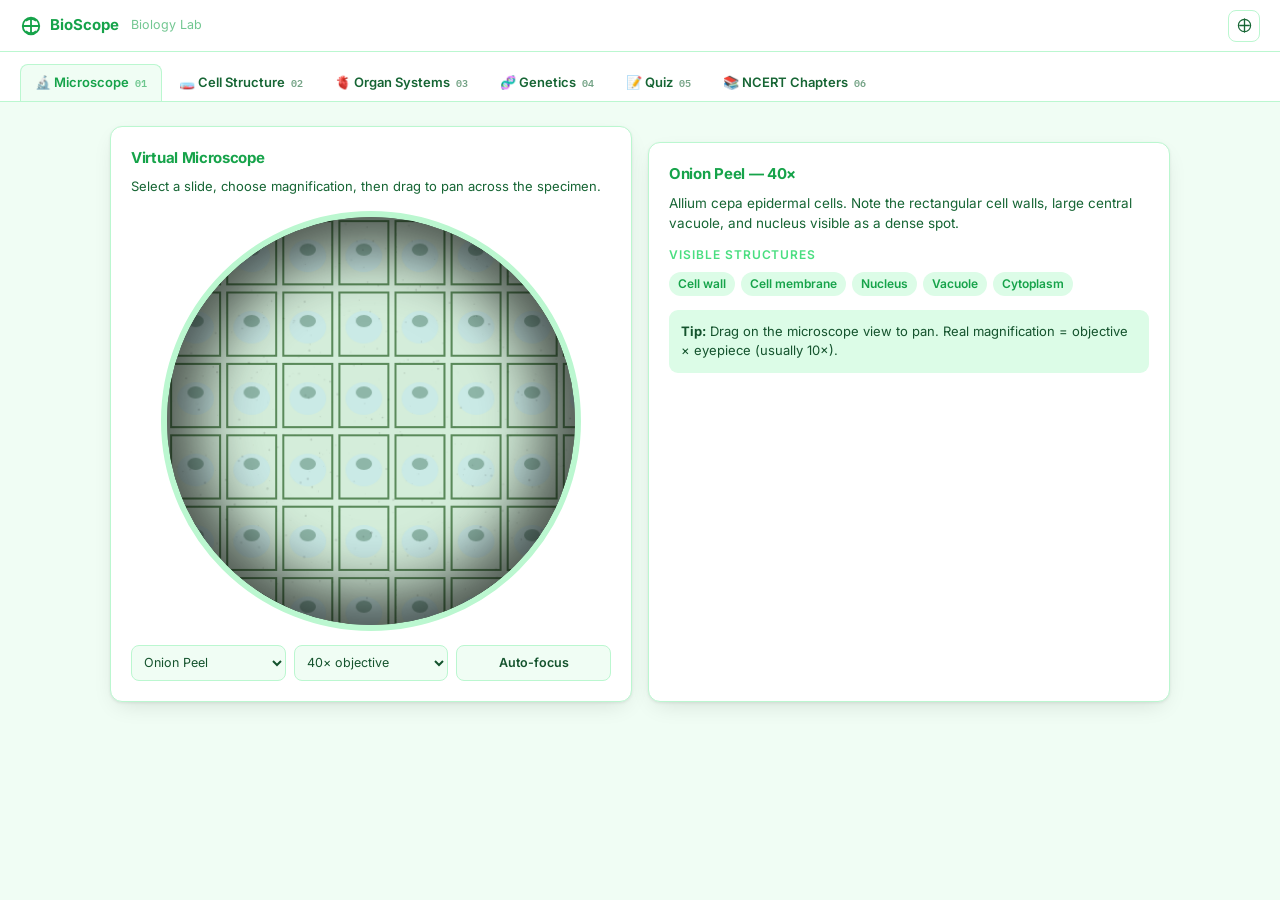
<file: labs/biology.html>
<!DOCTYPE html>
<html lang="en">
<head>
<meta charset="UTF-8">
<meta name="viewport" content="width=device-width, initial-scale=1.0">
<title>BioScope — Biology Lab</title>
<link rel="preconnect" href="https://fonts.googleapis.com">
<link href="https://fonts.googleapis.com/css2?family=Inter:wght@400;500;600;700&family=IBM+Plex+Mono:wght@400;500;600&display=swap" rel="stylesheet">
<style>
:root {
  --bg:#f0fdf4; --surface:#ffffff; --surface-2:#f0fdf4; --line:#bbf7d0; --line-soft:#dcfce7;
  --ink:#14532d; --ink-2:#166534; --ink-3:#4ade80;
  --accent:#16a34a; --accent-soft:#dcfce7; --accent-ink:#fff;
  --good:#15803d; --warn:#ca8a04; --bad:#dc2626;
  --shadow:0 1px 3px rgba(0,0,0,.07),0 8px 24px -8px rgba(0,0,0,.14);
  --r:12px;
}
@media(prefers-color-scheme:dark){:root:not([data-theme=light]){
  --bg:#052e16; --surface:#071f0e; --surface-2:#0a3018; --line:#14532d; --line-soft:#0d3b1c;
  --ink:#bbf7d0; --ink-2:#86efac; --ink-3:#4ade80;
  --accent:#22c55e; --accent-soft:#14532d; --accent-ink:#052e16;
  --shadow:0 1px 3px rgba(0,0,0,.4),0 8px 24px -8px rgba(0,0,0,.7);
}}
:root[data-theme=dark]{
  --bg:#052e16; --surface:#071f0e; --surface-2:#0a3018; --line:#14532d; --line-soft:#0d3b1c;
  --ink:#bbf7d0; --ink-2:#86efac; --ink-3:#4ade80;
  --accent:#22c55e; --accent-soft:#14532d; --accent-ink:#052e16;
  --shadow:0 1px 3px rgba(0,0,0,.4),0 8px 24px -8px rgba(0,0,0,.7);
}
*{box-sizing:border-box;margin:0;padding:0}
body{font-family:"Inter",sans-serif;font-size:15px;line-height:1.5;background:var(--bg);color:var(--ink);-webkit-font-smoothing:antialiased}
button{font:inherit;cursor:pointer;border:none;background:none;color:inherit}
h1,h2,h3{font-weight:700;letter-spacing:-.02em}

/* HEADER */
header{background:var(--surface);border-bottom:1px solid var(--line);padding:0 20px;display:flex;align-items:center;gap:12px;height:52px;position:sticky;top:0;z-index:50}
.brand{display:flex;align-items:center;gap:8px;font-weight:700;font-size:15px;color:var(--accent)}
.brand svg{flex-shrink:0}
.spacer{flex:1}
.theme-btn{width:32px;height:32px;border-radius:8px;border:1px solid var(--line);display:grid;place-items:center;color:var(--ink-2)}
.theme-btn:hover{background:var(--surface-2)}

/* TABS */
.tab-bar{display:flex;gap:2px;overflow-x:auto;padding:12px 20px 0;background:var(--surface);border-bottom:1px solid var(--line);scrollbar-width:none}
.tab-bar::-webkit-scrollbar{display:none}
.tab-btn{padding:8px 14px;border-radius:8px 8px 0 0;font-size:13px;font-weight:600;color:var(--ink-2);border:1px solid transparent;border-bottom:none;white-space:nowrap;display:flex;align-items:center;gap:6px;transition:background .15s}
.tab-btn .num{font-family:"IBM Plex Mono",monospace;font-size:10px;opacity:.6}
.tab-btn:hover{background:var(--accent-soft)}
.tab-btn.active{background:var(--bg);border-color:var(--line);color:var(--accent)}

/* MAIN */
main{max-width:1100px;margin:0 auto;padding:24px 20px}
.panel{display:none}
.panel.active{display:block}

/* CARDS */
.card{background:var(--surface);border:1px solid var(--line);border-radius:var(--r);padding:20px;box-shadow:var(--shadow)}
.card+.card{margin-top:16px}
.card h3{font-size:15px;margin-bottom:8px;color:var(--accent)}
.hint{font-size:13px;color:var(--ink-2);margin-bottom:14px}
.grid-2{display:grid;grid-template-columns:1fr 1fr;gap:16px}
@media(max-width:640px){.grid-2{grid-template-columns:1fr}}

/* BUTTONS */
.btn{padding:8px 18px;border-radius:8px;font-size:13.5px;font-weight:600;background:var(--accent);color:var(--accent-ink);border:none;cursor:pointer;transition:opacity .15s}
.btn:hover{opacity:.88}
.btn.ghost{background:transparent;border:1px solid var(--line);color:var(--ink-2)}
.btn.ghost:hover{background:var(--accent-soft)}
.btn-row{display:flex;gap:8px;flex-wrap:wrap;margin-top:12px}

/* MICROSCOPE */
.scope-stage{width:100%;max-width:420px;margin:0 auto;aspect-ratio:1;border-radius:50%;border:6px solid var(--line);overflow:hidden;background:#000;position:relative;cursor:crosshair}
.scope-lens{width:100%;height:100%;position:relative;display:flex;align-items:center;justify-content:center}
.scope-vignette{position:absolute;inset:0;border-radius:50%;box-shadow:inset 0 0 60px 30px rgba(0,0,0,.65);pointer-events:none;z-index:2}
canvas#scopeCanvas{width:100%;height:100%;border-radius:50%}
.scope-controls{display:grid;grid-template-columns:1fr 1fr 1fr;gap:8px;margin-top:14px}
.scope-controls select,.scope-controls button{padding:8px;border-radius:8px;font-size:12.5px;border:1px solid var(--line);background:var(--surface-2);color:var(--ink);font-family:inherit}
.mag-badge{display:inline-block;background:var(--accent);color:#fff;border-radius:6px;padding:2px 8px;font-size:11px;font-weight:700;margin-left:6px}

/* CELL DIAGRAM */
.cell-wrap{position:relative;width:100%;max-width:460px;margin:0 auto}
.cell-wrap svg{width:100%;height:auto}
.cell-label{position:absolute;background:var(--surface);border:1px solid var(--line);border-radius:6px;padding:3px 8px;font-size:11.5px;font-weight:600;cursor:pointer;white-space:nowrap;transition:background .15s}
.cell-label:hover,.cell-label.active{background:var(--accent);color:#fff}
.cell-info{margin-top:14px;padding:12px 14px;background:var(--accent-soft);border-radius:10px;border-left:3px solid var(--accent);font-size:13.5px;min-height:52px}

/* ORGAN SYSTEMS */
.system-grid{display:grid;grid-template-columns:repeat(auto-fill,minmax(130px,1fr));gap:10px;margin-top:12px}
.sys-card{background:var(--surface-2);border:1px solid var(--line);border-radius:10px;padding:12px;text-align:center;cursor:pointer;transition:all .15s}
.sys-card:hover,.sys-card.active{border-color:var(--accent);background:var(--accent-soft)}
.sys-card .icon{font-size:28px;display:block;margin-bottom:6px}
.sys-card .name{font-size:12px;font-weight:600}
.sys-detail{margin-top:16px;padding:16px;background:var(--surface);border:1px solid var(--line);border-radius:10px;display:none}
.sys-detail.show{display:block}
.sys-detail h3{margin-bottom:8px;color:var(--accent)}
.sys-detail ul{padding-left:18px;font-size:13.5px;line-height:1.9}

/* GENETICS */
.punnett{display:grid;grid-template-columns:auto 1fr 1fr;grid-template-rows:auto 1fr 1fr;gap:2px;max-width:260px;margin:16px auto}
.punnett-cell{background:var(--surface-2);border:1px solid var(--line);border-radius:6px;padding:10px;text-align:center;font-size:16px;font-weight:700;font-family:"IBM Plex Mono",monospace}
.punnett-cell.header{background:var(--accent);color:#fff;font-size:13px;font-weight:600}
.punnett-cell.corner{background:transparent;border-color:transparent}
.trait-row{display:flex;align-items:center;gap:10px;margin-bottom:10px;flex-wrap:wrap}
.trait-row label{font-size:13px;font-weight:600;min-width:80px}
.trait-row select{padding:6px 10px;border-radius:8px;border:1px solid var(--line);background:var(--surface-2);color:var(--ink);font:inherit;font-size:13px}
.ratio-bar{height:28px;border-radius:8px;overflow:hidden;display:flex;margin-top:12px}
.ratio-seg{display:flex;align-items:center;justify-content:center;font-size:11px;font-weight:700;color:#fff;transition:width .4s}

/* QUIZ */
.quiz-q{font-size:15px;font-weight:600;margin-bottom:14px;line-height:1.5}
.quiz-opts{display:flex;flex-direction:column;gap:8px}
.quiz-opt{padding:10px 14px;border:1px solid var(--line);border-radius:9px;background:var(--surface-2);cursor:pointer;font-size:13.5px;text-align:left;transition:all .15s}
.quiz-opt:hover:not(:disabled){border-color:var(--accent);background:var(--accent-soft)}
.quiz-opt.correct{background:#dcfce7;border-color:#16a34a;color:#14532d}
.quiz-opt.wrong{background:#fee2e2;border-color:#dc2626;color:#991b1b}
.quiz-bar{height:6px;background:var(--line);border-radius:3px;margin-bottom:18px}
.quiz-fill{height:100%;border-radius:3px;background:var(--accent);transition:width .3s}
.quiz-meta{display:flex;justify-content:space-between;font-size:12px;color:var(--ink-2);margin-bottom:8px}
.score-ring{width:100px;height:100px;border-radius:50%;border:6px solid var(--accent);display:grid;place-items:center;margin:0 auto 16px;font-size:26px;font-weight:700}
.feedback{padding:10px 14px;border-radius:9px;font-size:13.5px;margin-top:12px;display:none}
.feedback.show{display:block}
.feedback.good{background:#dcfce7;color:#14532d}
.feedback.bad{background:#fee2e2;color:#991b1b}

/* NCERT CHAPTERS */
.chapter-grid{display:grid;grid-template-columns:repeat(auto-fill,minmax(260px,1fr));gap:12px;margin-top:16px}
.ch-card{background:var(--surface);border:1px solid var(--line);border-radius:10px;padding:14px 16px}
.ch-grade{font-family:"IBM Plex Mono",monospace;font-size:10px;letter-spacing:.14em;text-transform:uppercase;color:var(--accent);font-weight:600;margin-bottom:8px}
.ch-list{list-style:none}
.ch-list li{display:flex;gap:8px;padding:5px 0;border-bottom:1px solid var(--line-soft);font-size:13px;color:var(--ink-2)}
.ch-list li:last-child{border-bottom:none}
.ch-list li .n{font-family:"IBM Plex Mono",monospace;font-size:10.5px;color:var(--ink-3);min-width:18px}
.ch-list li .t{color:var(--ink)}

/* TOAST */
.toast{position:fixed;bottom:20px;left:50%;transform:translateX(-50%) translateY(60px);background:#14532d;color:#fff;padding:9px 18px;border-radius:10px;font-size:13.5px;font-weight:500;opacity:0;transition:all .25s;z-index:999;pointer-events:none}
.toast.show{transform:translateX(-50%) translateY(0);opacity:1}
</style>
</head>
<body>

<header>
  <div class="brand">
    <svg width="22" height="22" viewBox="0 0 24 24" fill="none" stroke="currentColor" stroke-width="2">
      <circle cx="12" cy="12" r="9"/><path d="M12 3v18M6.35 6.35a9 9 0 0 1 11.3 0M6.35 17.65a9 9 0 0 0 11.3 0M3 12h18"/>
    </svg>
    BioScope <small style="font-weight:400;opacity:.6;margin-left:4px">Biology Lab</small>
  </div>
  <div class="spacer"></div>
  <button class="theme-btn" id="themeBtn" title="Toggle theme">
    <svg width="15" height="15" viewBox="0 0 16 16" fill="none"><path d="M8 1v14M3 8h10" stroke="currentColor" stroke-width="1.4" stroke-linecap="round"/><circle cx="8" cy="8" r="6.5" stroke="currentColor" stroke-width="1.3"/></svg>
  </button>
</header>

<div class="tab-bar" id="tabBar">
  <button class="tab-btn active" data-tab="microscope">🔬 Microscope <span class="num">01</span></button>
  <button class="tab-btn" data-tab="cell">🧫 Cell Structure <span class="num">02</span></button>
  <button class="tab-btn" data-tab="systems">🫀 Organ Systems <span class="num">03</span></button>
  <button class="tab-btn" data-tab="genetics">🧬 Genetics <span class="num">04</span></button>
  <button class="tab-btn" data-tab="quiz">📝 Quiz <span class="num">05</span></button>
  <button class="tab-btn" data-tab="ncert">📚 NCERT Chapters <span class="num">06</span></button>
</div>

<main>

<!-- ===== MICROSCOPE ===== -->
<div class="panel active" id="tab-microscope">
  <div class="grid-2">
    <div class="card">
      <h3>Virtual Microscope</h3>
      <p class="hint">Select a slide, choose magnification, then drag to pan across the specimen.</p>
      <div class="scope-stage" id="scopeStage">
        <div class="scope-lens">
          <canvas id="scopeCanvas" width="400" height="400"></canvas>
          <div class="scope-vignette"></div>
        </div>
      </div>
      <div class="scope-controls">
        <select id="slideSelect">
          <option value="onion">Onion Peel</option>
          <option value="blood">Human Blood</option>
          <option value="leaf">Leaf Cross-section</option>
          <option value="amoeba">Amoeba</option>
          <option value="bacteria">Bacteria</option>
          <option value="spirogyra">Spirogyra</option>
        </select>
        <select id="magSelect">
          <option value="4">4× objective</option>
          <option value="10">10× objective</option>
          <option value="40" selected>40× objective</option>
          <option value="100">100× oil</option>
        </select>
        <button class="btn" id="focusBtn">Auto-focus</button>
      </div>
    </div>
    <div class="card">
      <h3 id="slideTitle">Onion Peel — 40×</h3>
      <p id="slideDesc" style="font-size:13.5px;color:var(--ink-2);margin-bottom:12px">Allium cepa epidermal cells. Note the rectangular cell walls, large central vacuole, and nucleus visible as a dense spot.</p>
      <div style="margin-top:8px">
        <div style="font-size:12px;font-weight:600;color:var(--ink-3);letter-spacing:.08em;text-transform:uppercase;margin-bottom:8px">Visible Structures</div>
        <div id="structureList" style="display:flex;flex-wrap:wrap;gap:6px"></div>
      </div>
      <div style="margin-top:14px;padding:12px;background:var(--accent-soft);border-radius:9px;font-size:13px" id="scopeNote">
        <strong>Tip:</strong> Drag on the microscope view to pan. Real magnification = objective × eyepiece (usually 10×).
      </div>
    </div>
  </div>
</div>

<!-- ===== CELL STRUCTURE ===== -->
<div class="panel" id="tab-cell">
  <div class="card" style="margin-bottom:16px">
    <div style="display:flex;gap:10px;align-items:center;margin-bottom:12px">
      <button class="btn" id="plantBtn" onclick="showCell('plant')">🌿 Plant Cell</button>
      <button class="btn ghost" id="animalBtn" onclick="showCell('animal')">🐾 Animal Cell</button>
    </div>
    <p class="hint" id="cellHint">Click any label to learn about that organelle.</p>
  </div>
  <div class="grid-2">
    <div class="card">
      <div class="cell-wrap">
        <canvas id="cellCanvas" width="460" height="380"></canvas>
      </div>
    </div>
    <div class="card">
      <h3 id="organelleName">Select an organelle</h3>
      <div class="cell-info" id="organelleInfo">Click a label on the cell diagram to see details about each organelle.</div>
      <div style="margin-top:14px">
        <div style="font-size:12px;font-weight:600;color:var(--ink-3);letter-spacing:.08em;text-transform:uppercase;margin-bottom:8px">All Organelles</div>
        <div id="organelleList" style="display:flex;flex-wrap:wrap;gap:6px"></div>
      </div>
    </div>
  </div>
</div>

<!-- ===== ORGAN SYSTEMS ===== -->
<div class="panel" id="tab-systems">
  <div class="card">
    <h3>Human Organ Systems</h3>
    <p class="hint">Tap a system to explore its organs and functions.</p>
    <div class="system-grid" id="systemGrid"></div>
  </div>
  <div class="sys-detail" id="sysDetail">
    <h3 id="sysName"></h3>
    <p id="sysDesc" style="font-size:13.5px;color:var(--ink-2);margin-bottom:10px"></p>
    <div style="display:flex;gap:16px;flex-wrap:wrap">
      <div style="flex:1;min-width:180px">
        <div style="font-size:12px;font-weight:700;text-transform:uppercase;letter-spacing:.08em;color:var(--ink-3);margin-bottom:6px">Key Organs</div>
        <ul id="sysOrgans" style="padding-left:18px;font-size:13.5px;line-height:2"></ul>
      </div>
      <div style="flex:1;min-width:180px">
        <div style="font-size:12px;font-weight:700;text-transform:uppercase;letter-spacing:.08em;color:var(--ink-3);margin-bottom:6px">Key Functions</div>
        <ul id="sysFunctions" style="padding-left:18px;font-size:13.5px;line-height:2"></ul>
      </div>
    </div>
  </div>
</div>

<!-- ===== GENETICS ===== -->
<div class="panel" id="tab-genetics">
  <div class="grid-2">
    <div class="card">
      <h3>Punnett Square</h3>
      <p class="hint">Choose parent traits to predict offspring genotypes.</p>
      <div class="trait-row">
        <label>Trait</label>
        <select id="traitSel">
          <option value="flower">Flower colour (R/r)</option>
          <option value="height">Plant height (T/t)</option>
          <option value="seeds">Seed shape (S/s)</option>
          <option value="eye">Eye colour (B/b)</option>
        </select>
      </div>
      <div class="trait-row">
        <label>Parent 1</label>
        <select id="p1Sel"><option>RR</option><option selected>Rr</option><option>rr</option></select>
      </div>
      <div class="trait-row">
        <label>Parent 2</label>
        <select id="p2Sel"><option>RR</option><option selected>Rr</option><option>rr</option></select>
      </div>
      <button class="btn" onclick="window.calcPunnett()" style="margin-top:6px">Calculate</button>
      <div class="punnett" id="punnett" style="margin-top:16px"></div>
      <div class="ratio-bar" id="ratioBar" style="margin-top:12px"></div>
      <div id="ratioLabel" style="font-size:12.5px;color:var(--ink-2);margin-top:6px;text-align:center"></div>
    </div>
    <div class="card">
      <h3>Key Genetics Terms</h3>
      <div style="display:flex;flex-direction:column;gap:10px;margin-top:4px" id="glossary"></div>
    </div>
  </div>
</div>

<!-- ===== QUIZ ===== -->
<div class="panel" id="tab-quiz">
  <div class="card" style="max-width:620px;margin:0 auto" id="quizCard">
    <div style="display:flex;justify-content:space-between;align-items:center;margin-bottom:14px">
      <h3>Biology Quiz</h3>
      <select id="quizClass" style="padding:6px 10px;border-radius:8px;border:1px solid var(--line);background:var(--surface-2);color:var(--ink);font:inherit;font-size:13px">
        <option value="all">All Classes</option>
        <option value="6">Class 6</option>
        <option value="9">Class 9</option>
        <option value="10">Class 10</option>
        <option value="11">Class 11</option>
        <option value="12">Class 12</option>
      </select>
    </div>
    <div id="quizBody"></div>
  </div>
</div>

<!-- ===== NCERT CHAPTERS ===== -->
<div class="panel" id="tab-ncert">
  <div class="card" style="margin-bottom:16px">
    <h3>NCERT Biology — Class 6 to 12</h3>
    <p class="hint">All chapters organised by class.</p>
  </div>
  <div class="chapter-grid" id="chapterGrid"></div>
</div>

</main>

<div class="toast" id="toast"></div>

<script>
const $ = s => document.querySelector(s);
const $$ = s => [...document.querySelectorAll(s)];

/* ---- theme ---- */
let theme = localStorage.getItem('bio-theme') || '';
if(theme) document.documentElement.setAttribute('data-theme', theme);
$('#themeBtn').addEventListener('click', () => {
  const t = document.documentElement.getAttribute('data-theme');
  const next = (t === 'dark') ? 'light' : 'dark';
  document.documentElement.setAttribute('data-theme', next);
  localStorage.setItem('bio-theme', next);
});

/* ---- tabs ---- */
$$('.tab-btn').forEach(btn => {
  btn.addEventListener('click', () => {
    $$('.tab-btn').forEach(b => b.classList.remove('active'));
    $$('.panel').forEach(p => p.classList.remove('active'));
    btn.classList.add('active');
    $('#tab-' + btn.dataset.tab).classList.add('active');
  });
});

/* ---- toast ---- */
let toastT;
function toast(msg) {
  const n = $('#toast');
  n.textContent = msg; n.classList.add('show');
  clearTimeout(toastT); toastT = setTimeout(() => n.classList.remove('show'), 2400);
}

/* ==================== MICROSCOPE ==================== */
const SLIDES = {
  onion: {
    title: 'Onion Peel — ',
    desc: 'Allium cepa epidermal cells. Note the rectangular cell walls, large central vacuole, and nucleus visible as a dense spot.',
    color: '#d4edda', wallColor: '#5a8a5a', nucleusColor: '#2d5a2d',
    type: 'plant_simple',
    structures: ['Cell wall','Cell membrane','Nucleus','Vacuole','Cytoplasm']
  },
  blood: {
    title: 'Human Blood Smear — ',
    desc: 'Peripheral blood smear. RBCs appear as biconcave discs. WBCs show lobed nuclei. Platelets appear as tiny fragments.',
    color: '#ffe4e4', wallColor: '#e57373', nucleusColor: '#b71c1c',
    type: 'blood',
    structures: ['Red Blood Cells','White Blood Cells','Platelets','Plasma']
  },
  leaf: {
    title: 'Leaf Cross-section — ',
    desc: 'Dicot leaf T.S. Shows upper/lower epidermis, palisade mesophyll, spongy mesophyll, guard cells, and vascular bundle.',
    color: '#c8e6c9', wallColor: '#388e3c', nucleusColor: '#1b5e20',
    type: 'leaf',
    structures: ['Epidermis','Palisade Cells','Spongy Mesophyll','Guard Cells','Vascular Bundle']
  },
  amoeba: {
    title: 'Amoeba — ',
    desc: 'Unicellular organism. Pseudopodia extend for movement and feeding. Contractile vacuole for osmoregulation.',
    color: '#fff9c4', wallColor: '#f9a825', nucleusColor: '#e65100',
    type: 'amoeba',
    structures: ['Pseudopodia','Nucleus','Contractile Vacuole','Food Vacuole','Cytoplasm']
  },
  bacteria: {
    title: 'Bacteria (Rod-shaped) — ',
    desc: 'Bacillus sp. Prokaryotic cells — no membrane-bound nucleus. Cell wall visible. Flagella may be present.',
    color: '#e1f5fe', wallColor: '#0288d1', nucleusColor: '#01579b',
    type: 'bacteria',
    structures: ['Cell Wall','Nucleoid (DNA)','Ribosome','Flagella','Pili']
  },
  spirogyra: {
    title: 'Spirogyra — ',
    desc: 'Filamentous green alga. Spiral chloroplasts are the defining feature. Pyrenoids visible along the chloroplast.',
    color: '#e8f5e9', wallColor: '#43a047', nucleusColor: '#1b5e20',
    type: 'spirogyra',
    structures: ['Spiral Chloroplast','Nucleus','Pyrenoid','Cell Wall','Vacuole']
  }
};

const scopeCanvas = $('#scopeCanvas');
const scopeCtx = scopeCanvas.getContext('2d');
let scopePan = {x:0, y:0}, scopeDrag = null, scopeMag = 40, currentSlide = 'onion';
let scopeNoise = [];

function genNoise(n=800) {
  scopeNoise = [];
  for(let i=0;i<n;i++) scopeNoise.push({x:Math.random()*400,y:Math.random()*400,r:Math.random()*1.2,a:Math.random()*.15});
}
genNoise();

function rrect(ctx,x,y,w,h,r){
  ctx.beginPath();
  ctx.moveTo(x+r,y);
  ctx.lineTo(x+w-r,y); ctx.arcTo(x+w,y,x+w,y+r,r);
  ctx.lineTo(x+w,y+h-r); ctx.arcTo(x+w,y+h,x+w-r,y+h,r);
  ctx.lineTo(x+r,y+h); ctx.arcTo(x,y+h,x,y+h-r,r);
  ctx.lineTo(x,y+r); ctx.arcTo(x,y,x+r,y,r);
  ctx.closePath();
}
function drawScope() {
  const sl = SLIDES[currentSlide];
  const ctx = scopeCtx;
  const W=400, H=400;
  ctx.clearRect(0,0,W,H);
  ctx.fillStyle = sl.color;
  ctx.fillRect(0,0,W,H);

  const ox = scopePan.x * (scopeMag/40);
  const oy = scopePan.y * (scopeMag/40);
  const scale = scopeMag/40;

  ctx.save();
  ctx.translate(ox % (80*scale), oy % (80*scale));

  if(sl.type === 'plant_simple') {
    for(let r=-1;r<7;r++) for(let c=-1;c<8;c++) {
      const x = c*55*scale, y = r*70*scale;
      ctx.strokeStyle = sl.wallColor; ctx.lineWidth = 2*scale;
      ctx.strokeRect(x+4,y+4,48*scale,62*scale);
      // nucleus
      ctx.fillStyle = sl.nucleusColor+'88';
      ctx.beginPath(); ctx.ellipse(x+28*scale,y+32*scale,8*scale,6*scale,0,0,Math.PI*2); ctx.fill();
      // vacuole
      ctx.fillStyle = '#b3e5fc55';
      ctx.beginPath(); ctx.ellipse(x+28*scale,y+38*scale,18*scale,16*scale,0,0,Math.PI*2); ctx.fill();
    }
  } else if(sl.type === 'blood') {
    for(let i=0;i<30;i++) {
      const x=(i%6)*65*scale+10, y=Math.floor(i/6)*70*scale+10;
      ctx.fillStyle = '#ef9a9a';
      ctx.beginPath(); ctx.ellipse(x,y,20*scale,14*scale,0,0,Math.PI*2); ctx.fill();
      ctx.fillStyle = '#c62828aa';
      ctx.beginPath(); ctx.ellipse(x,y,8*scale,5*scale,0,0,Math.PI*2); ctx.fill();
    }
    // WBCs
    for(let i=0;i<3;i++) {
      const x=30+i*130*scale, y=40+i*30;
      ctx.fillStyle = '#ce93d8';
      ctx.beginPath(); ctx.arc(x,y,16*scale,0,Math.PI*2); ctx.fill();
      ctx.fillStyle = '#6a1b9a';
      ctx.beginPath(); ctx.arc(x,y,9*scale,0,Math.PI*2); ctx.fill();
    }
  } else if(sl.type === 'leaf') {
    // upper epidermis
    ctx.fillStyle = '#a5d6a7'; ctx.fillRect(0,0,W,28*scale);
    // palisade
    for(let i=0;i<12;i++){ctx.fillStyle='#66bb6a';ctx.fillRect(i*35*scale,30*scale,28*scale,80*scale);}
    // spongy
    for(let i=0;i<20;i++){ctx.fillStyle='#aed581';ctx.beginPath();ctx.ellipse((i%5)*70*scale+30,140*scale+Math.floor(i/5)*25*scale,20*scale,10*scale,0.4,0,Math.PI*2);ctx.fill();}
    // lower epidermis + guard cells
    ctx.fillStyle='#81c784';ctx.fillRect(0,220*scale,W,22*scale);
    ctx.fillStyle='#2e7d32';ctx.beginPath();ctx.ellipse(120*scale,220*scale,12*scale,7*scale,0,0,Math.PI*2);ctx.fill();
    ctx.beginPath();ctx.ellipse(148*scale,220*scale,12*scale,7*scale,0,0,Math.PI*2);ctx.fill();
  } else if(sl.type === 'amoeba') {
    ctx.fillStyle='#fff176';
    ctx.beginPath();
    for(let a=0;a<Math.PI*2;a+=0.05){
      const r=80*scale+(Math.sin(a*3)*20+Math.sin(a*7)*10)*scale;
      const x=200+Math.cos(a)*r, y=200+Math.sin(a)*r;
      a===0?ctx.moveTo(x,y):ctx.lineTo(x,y);
    }
    ctx.closePath(); ctx.fill();
    ctx.strokeStyle='#f9a825'; ctx.lineWidth=2; ctx.stroke();
    ctx.fillStyle='#e65100'; ctx.beginPath(); ctx.ellipse(190,185,22*scale,16*scale,0.3,0,Math.PI*2); ctx.fill();
    ctx.fillStyle='#fff9c4'; ctx.beginPath(); ctx.arc(230,210,14*scale,0,Math.PI*2); ctx.fill();
    ctx.strokeStyle='#f9a825'; ctx.stroke();
  } else if(sl.type==='bacteria') {
    for(let i=0;i<18;i++){
      const x=(i%6)*60*scale+20, y=Math.floor(i/6)*80*scale+30, rot=Math.random()*0.8-0.4;
      ctx.save(); ctx.translate(x,y); ctx.rotate(rot);
      ctx.fillStyle='#b3e5fe'; ctx.strokeStyle='#0277bd'; ctx.lineWidth=1.5;
      rrect(ctx,-22*scale,-8*scale,44*scale,16*scale,8*scale); ctx.fill(); ctx.stroke();
      ctx.fillStyle='#01579b88'; ctx.beginPath(); ctx.ellipse(0,0,8*scale,5*scale,0,0,Math.PI*2); ctx.fill();
      ctx.restore();
    }
  } else if(sl.type==='spirogyra') {
    for(let row=0;row<4;row++){
      const y=row*90*scale+10;
      ctx.fillStyle='#c8e6c9'; ctx.strokeStyle='#388e3c'; ctx.lineWidth=2;
      ctx.beginPath(); ctx.rect(0,y,W,50*scale); ctx.fill(); ctx.stroke();
      ctx.strokeStyle='#1b5e20'; ctx.lineWidth=3*scale;
      ctx.beginPath();
      for(let x=0;x<W+20;x+=4){ ctx.lineTo(x, y+25*scale + Math.sin(x*0.07)*18*scale); }
      ctx.stroke();
    }
  }

  ctx.restore();
  // grain
  scopeNoise.forEach(n=>{ctx.fillStyle=`rgba(0,0,0,${n.a})`;ctx.beginPath();ctx.arc(n.x,n.y,n.r,0,Math.PI*2);ctx.fill();});
}

function updateSlide() {
  const sl = SLIDES[currentSlide];
  const mag = scopeMag;
  $('#slideTitle').textContent = sl.title + mag + '×';
  $('#slideDesc').textContent = sl.desc;
  const list = $('#structureList');
  list.innerHTML = sl.structures.map(s=>`<span style="padding:3px 9px;background:var(--accent-soft);border-radius:20px;font-size:12px;font-weight:600;color:var(--accent)">${s}</span>`).join('');
  genNoise();
  drawScope();
}

$('#slideSelect').addEventListener('change', e => { currentSlide=e.target.value; scopePan={x:0,y:0}; updateSlide(); });
$('#magSelect').addEventListener('change', e => { scopeMag=+e.target.value; updateSlide(); });
$('#focusBtn').addEventListener('click', () => { scopePan={x:0,y:0}; genNoise(); drawScope(); toast('Slide re-centred'); });

// drag to pan
const stage = $('#scopeStage');
stage.addEventListener('mousedown', e => { scopeDrag={x:e.clientX,y:e.clientY}; });
window.addEventListener('mousemove', e => {
  if(!scopeDrag) return;
  scopePan.x += (e.clientX-scopeDrag.x)*0.8; scopePan.y += (e.clientY-scopeDrag.y)*0.8;
  scopeDrag={x:e.clientX,y:e.clientY}; drawScope();
});
window.addEventListener('mouseup', () => scopeDrag=null);
stage.addEventListener('touchstart', e => { const t=e.touches[0]; scopeDrag={x:t.clientX,y:t.clientY}; });
stage.addEventListener('touchmove', e => {
  if(!scopeDrag) return; e.preventDefault();
  const t=e.touches[0];
  scopePan.x += (t.clientX-scopeDrag.x)*0.8; scopePan.y += (t.clientY-scopeDrag.y)*0.8;
  scopeDrag={x:t.clientX,y:t.clientY}; drawScope();
},{passive:false});
stage.addEventListener('touchend', () => scopeDrag=null);
try{updateSlide();}catch(e){console.error('scope init',e);}

/* ==================== CELL STRUCTURE ==================== */
const ORGANELLES = {
  plant: [
    {name:'Cell Wall',x:0.08,y:0.08,w:0.84,h:0.84,color:'#8BC34A',info:'Rigid outer layer made of cellulose. Provides shape, strength, and protection. Found only in plant cells.'},
    {name:'Cell Membrane',x:0.11,y:0.11,w:0.78,h:0.78,color:'#66BB6A',info:'Selectively permeable phospholipid bilayer. Controls what enters and leaves the cell.'},
    {name:'Nucleus',x:0.38,y:0.35,w:0.22,h:0.18,color:'#1565C0',info:'Control centre of the cell. Contains DNA (genetic material) enclosed in a nuclear envelope with pores.'},
    {name:'Chloroplast',x:0.18,y:0.55,w:0.18,h:0.1,color:'#2E7D32',info:'Site of photosynthesis. Contains chlorophyll. Converts sunlight + CO₂ + H₂O → glucose + O₂. Plant cell only.'},
    {name:'Vacuole',x:0.30,y:0.58,w:0.40,h:0.25,color:'#81D4FA',info:'Large central vacuole in plant cells stores water, maintains turgor pressure, and stores pigments/waste.'},
    {name:'Mitochondria',x:0.60,y:0.22,w:0.15,h:0.08,color:'#EF6C00',info:'Powerhouse of the cell. Site of aerobic respiration. Produces ATP (energy currency) from glucose.'},
    {name:'Endoplasmic Reticulum',x:0.22,y:0.28,w:0.22,h:0.12,color:'#AB47BC',info:'Network of membranes. Rough ER (with ribosomes) makes proteins; Smooth ER makes lipids.'},
    {name:'Golgi Body',x:0.60,y:0.40,w:0.20,h:0.12,color:'#F06292',info:'Modifies, packages and ships proteins and lipids. Called the post office of the cell.'},
    {name:'Ribosome',x:0.45,y:0.22,w:0.06,h:0.06,color:'#FDD835',info:'Site of protein synthesis. Found free in cytoplasm or attached to Rough ER.'},
  ],
  animal: [
    {name:'Cell Membrane',x:0.10,y:0.10,w:0.80,h:0.80,color:'#EF9A9A',info:'Flexible phospholipid bilayer. No cell wall in animal cells, so shape is irregular.'},
    {name:'Nucleus',x:0.38,y:0.34,w:0.24,h:0.20,color:'#1565C0',info:'Contains the genetic material (DNA) organised into chromosomes. Enclosed in a double nuclear membrane.'},
    {name:'Mitochondria',x:0.62,y:0.22,w:0.16,h:0.09,color:'#EF6C00',info:'Site of cellular respiration. Produces ATP from glucose and oxygen.'},
    {name:'Lysosome',x:0.18,y:0.60,w:0.10,h:0.10,color:'#F44336',info:'Contains digestive enzymes. Destroys old organelles and foreign particles. Only in animal cells.'},
    {name:'Centriole',x:0.60,y:0.60,w:0.12,h:0.12,color:'#9C27B0',info:'Helps organise cell division (mitosis/meiosis). Found only in animal cells.'},
    {name:'Endoplasmic Reticulum',x:0.22,y:0.28,w:0.22,h:0.12,color:'#AB47BC',info:'Rough ER produces proteins; Smooth ER produces lipids and detoxifies.'},
    {name:'Golgi Body',x:0.60,y:0.40,w:0.20,h:0.12,color:'#F06292',info:'Packages proteins and lipids for export or use within the cell.'},
    {name:'Ribosome',x:0.45,y:0.22,w:0.06,h:0.06,color:'#FDD835',info:'Translates mRNA to build proteins. Present in all living cells.'},
    {name:'Vacuole',x:0.22,y:0.50,w:0.14,h:0.12,color:'#81D4FA',info:'Small temporary vacuoles in animal cells store water and food. Much smaller than plant cell vacuoles.'},
  ]
};
let cellType='plant', selectedOrganelle=null;
const cellCanvas=$('#cellCanvas');
const cellCtx=cellCanvas.getContext('2d');

function drawCell() {
  const ctx=cellCtx, W=460, H=380;
  ctx.clearRect(0,0,W,H);
  const orgs=ORGANELLES[cellType];
  // bg cytoplasm
  ctx.fillStyle=cellType==='plant'?'#f1f8e9':'#fff3e0';
  if(cellType==='plant'){ctx.fillRect(W*0.07,H*0.07,W*0.86,H*0.86);}
  else{ctx.beginPath();ctx.ellipse(W/2,H/2,W*0.42,H*0.42,0,0,Math.PI*2);ctx.fill();}

  orgs.forEach(o=>{
    const x=o.x*W, y=o.y*H, w=o.w*W, h=o.h*H;
    ctx.fillStyle=o.color+'bb';
    ctx.strokeStyle=o===selectedOrganelle?'#fff':o.color;
    ctx.lineWidth=o===selectedOrganelle?3:1;
    ctx.beginPath();
    if(o.name==='Cell Wall'||o.name==='Cell Membrane'&&cellType==='plant'){ctx.rect(x,y,w,h);}
    else{ctx.ellipse(x+w/2,y+h/2,w/2,h/2,0,0,Math.PI*2);}
    ctx.fill(); ctx.stroke();
    // label
    ctx.fillStyle='#000';
    ctx.font=`bold ${Math.max(9,w*0.22)}px Inter`;
    ctx.textAlign='center'; ctx.textBaseline='middle';
    if(w*W>40&&h*H>18) ctx.fillText(o.name.split(' ')[0],x+w/2,y+h/2);
  });
}

function showCell(type){
  cellType=type; selectedOrganelle=null;
  $('#plantBtn').className=type==='plant'?'btn':'btn ghost';
  $('#animalBtn').className=type==='animal'?'btn':'btn ghost';
  $('#organelleName').textContent='Select an organelle';
  $('#organelleInfo').textContent='Click a label on the cell diagram to see details about each organelle.';
  updateOrgList(); drawCell();
}

function updateOrgList(){
  const list=$('#organelleList');
  list.innerHTML=ORGANELLES[cellType].map(o=>`<button onclick="selectOrganelle('${o.name}')" style="padding:3px 9px;background:${o.color}22;border:1px solid ${o.color};border-radius:20px;font-size:12px;font-weight:600;cursor:pointer;color:var(--ink)">${o.name}</button>`).join('');
}

window.selectOrganelle=function(name){
  const orgs=ORGANELLES[cellType];
  selectedOrganelle=orgs.find(o=>o.name===name)||null;
  if(selectedOrganelle){
    $('#organelleName').textContent=selectedOrganelle.name;
    $('#organelleInfo').textContent=selectedOrganelle.info;
  }
  drawCell();
};

cellCanvas.addEventListener('click', e=>{
  const rect=cellCanvas.getBoundingClientRect();
  const mx=(e.clientX-rect.left)*(460/rect.width);
  const my=(e.clientY-rect.top)*(380/rect.height);
  const orgs=ORGANELLES[cellType];
  let hit=null;
  for(let i=orgs.length-1;i>=0;i--){
    const o=orgs[i];
    const cx=(o.x+o.w/2)*460, cy=(o.y+o.h/2)*380;
    const rx=o.w*460/2, ry=o.h*380/2;
    if(Math.pow((mx-cx)/rx,2)+Math.pow((my-cy)/ry,2)<=1){hit=o;break;}
  }
  if(hit){selectOrganelle(hit.name);}
});

try{showCell('plant');}catch(e){console.error('cell init',e);}

/* ==================== ORGAN SYSTEMS ==================== */
const SYSTEMS=[
  {icon:'❤️',name:'Circulatory System',desc:'Transports blood, nutrients, oxygen, CO₂, and hormones throughout the body.',organs:['Heart','Arteries','Veins','Capillaries','Blood'],functions:['Pumps oxygenated blood to all cells','Returns deoxygenated blood to lungs','Distributes nutrients and hormones','Removes metabolic wastes']},
  {icon:'🫁',name:'Respiratory System',desc:'Exchanges oxygen and carbon dioxide between the body and the environment.',organs:['Lungs','Trachea','Bronchi','Diaphragm','Alveoli'],functions:['Inhales oxygen into alveoli','Gas exchange through capillaries','Exhales CO₂','Maintains blood pH']},
  {icon:'🦴',name:'Skeletal System',desc:'Provides structural support, protects organs, and enables movement.',organs:['206 Bones','Cartilage','Ligaments','Tendons','Bone Marrow'],functions:['Supports body structure','Protects brain, heart, lungs','Produces blood cells (marrow)','Stores calcium and phosphorus']},
  {icon:'💪',name:'Muscular System',desc:'Enables movement, maintains posture, and generates body heat.',organs:['Skeletal Muscle','Smooth Muscle','Cardiac Muscle','Tendons'],functions:['Voluntary body movement','Involuntary organ movement','Pumps heart (cardiac)','Generates 85% of body heat']},
  {icon:'🧠',name:'Nervous System',desc:'Controls and coordinates all body functions via electrical signals.',organs:['Brain','Spinal Cord','Neurons','Nerves','Sense Organs'],functions:['Processes sensory information','Controls voluntary movement','Regulates unconscious functions','Coordinates responses to stimuli']},
  {icon:'🍽️',name:'Digestive System',desc:'Breaks down food into nutrients that the body can absorb and use.',organs:['Mouth','Oesophagus','Stomach','Small Intestine','Large Intestine','Liver','Pancreas'],functions:['Mechanical and chemical digestion','Absorbs nutrients into blood','Produces digestive enzymes','Eliminates solid wastes']},
  {icon:'🫘',name:'Excretory System',desc:'Removes metabolic wastes and maintains fluid/ion balance.',organs:['Kidneys','Ureters','Urinary Bladder','Urethra','Skin','Lungs'],functions:['Filters blood (kidneys)','Forms and excretes urine','Removes excess water/salts','Maintains osmotic balance']},
  {icon:'🛡️',name:'Immune System',desc:'Defends the body against pathogens, toxins, and abnormal cells.',organs:['Thymus','Spleen','Lymph Nodes','Bone Marrow','Tonsils'],functions:['Produces antibodies (B cells)','Destroys infected cells (T cells)','Stores immune memory','Filters pathogens from lymph']},
  {icon:'🔬',name:'Endocrine System',desc:'Regulates body functions via hormones secreted into the bloodstream.',organs:['Pituitary','Thyroid','Adrenal','Pancreas','Gonads'],functions:['Controls growth and development','Regulates metabolism','Manages stress response','Controls reproduction']},
];

const sg=$('#systemGrid');
SYSTEMS.forEach((s,i)=>{
  const d=document.createElement('div');
  d.className='sys-card'; d.innerHTML=`<span class="icon">${s.icon}</span><span class="name">${s.name.replace(' System','')}</span>`;
  d.addEventListener('click',()=>{
    $$('.sys-card').forEach(c=>c.classList.remove('active'));
    d.classList.add('active');
    $('#sysName').textContent=s.name;
    $('#sysDesc').textContent=s.desc;
    $('#sysOrgans').innerHTML=s.organs.map(o=>`<li>${o}</li>`).join('');
    $('#sysFunctions').innerHTML=s.functions.map(f=>`<li>${f}</li>`).join('');
    const det=$('#sysDetail'); det.classList.add('show');
    det.scrollIntoView({behavior:'smooth',block:'nearest'});
  });
  sg.appendChild(d);
});

/* ==================== GENETICS ==================== */
const TRAITS={
  flower:{dom:'R',rec:'r',domName:'Red',recName:'White',mixName:'Pink'},
  height:{dom:'T',rec:'t',domName:'Tall',recName:'Dwarf',mixName:'Tall'},
  seeds:{dom:'S',rec:'s',domName:'Round',recName:'Wrinkled',mixName:'Round'},
  eye:{dom:'B',rec:'b',domName:'Brown',recName:'Blue',mixName:'Brown'},
};

function updateTraitOptions(){
  const t=TRAITS[$('#traitSel').value];
  const opts=[[t.dom+t.dom,'Homozygous Dominant'],[t.dom+t.rec,'Heterozygous'],[t.rec+t.rec,'Homozygous Recessive']];
  ['#p1Sel','#p2Sel'].forEach(id=>{
    const sel=$(id), v=sel.value;
    sel.innerHTML=opts.map(([val,lbl])=>`<option value="${val}">${val} (${lbl})</option>`).join('');
    sel.value=v||opts[1][0];
  });
  window.calcPunnett&&window.calcPunnett();
}
$('#traitSel').addEventListener('change',updateTraitOptions);

function getGametes(gen){
  const [a,b]=gen.split('');
  return a===b?[a]:[a,b];
}

window.calcPunnett=function(){
  const t=TRAITS[$('#traitSel').value];
  const p1=$('#p1Sel').value||'Rr', p2=$('#p2Sel').value||'Rr';
  const g1=getGametes(p1), g2=getGametes(p2);
  const box=$('#punnett');
  box.innerHTML='';
  box.style.gridTemplateColumns=`auto ${g2.map(()=>'1fr').join(' ')}`;
  box.style.gridTemplateRows=`auto ${g1.map(()=>'1fr').join(' ')}`;
  // corner
  const corner=document.createElement('div'); corner.className='punnett-cell corner'; box.appendChild(corner);
  // col headers
  g2.forEach(g=>{const c=document.createElement('div');c.className='punnett-cell header';c.textContent=g;box.appendChild(c);});
  // rows
  const combos=[];
  g1.forEach(a=>{
    const rh=document.createElement('div');rh.className='punnett-cell header';rh.textContent=a;box.appendChild(rh);
    g2.forEach(b=>{
      const combo=[a,b].sort((x,y)=>x===x.toUpperCase()?-1:1).join('');
      combos.push(combo);
      const c=document.createElement('div');c.className='punnett-cell';c.textContent=combo;box.appendChild(c);
    });
  });
  // ratio
  const doms=combos.filter(c=>c.includes(t.dom)).length;
  const recs=combos.length-doms;
  const colors=['#22c55e','#ef4444'];
  $('#ratioBar').innerHTML=`<div class="ratio-seg" style="width:${doms/combos.length*100}%;background:${colors[0]}">${doms>0?doms:''}${doms>0?'/'+combos.length:''}</div><div class="ratio-seg" style="width:${recs/combos.length*100}%;background:${colors[1]}">${recs>0?recs:''}${recs>0?'/'+combos.length:''}</div>`;
  $('#ratioLabel').textContent=`${doms} ${t.domName}${doms!==1?'':''}${recs>0?' : '+recs+' '+t.recName+(recs!==1?'s':''):''}  (${doms}:${recs} ratio)`;
};

// Glossary
const glossary=[
  {t:'Gene',d:'A segment of DNA that codes for a specific protein or trait.'},
  {t:'Allele',d:'Alternate forms of a gene. E.g., R (red) and r (white) for flower colour.'},
  {t:'Dominant',d:'Allele that masks the effect of the recessive allele when present (shown as capital letter).'},
  {t:'Recessive',d:'Allele whose effect is masked by a dominant allele (shown as lowercase letter).'},
  {t:'Homozygous',d:'Having two identical alleles for a gene (RR or rr).'},
  {t:'Heterozygous',d:'Having two different alleles for a gene (Rr).'},
  {t:'Genotype',d:'The genetic makeup of an organism (e.g., RR, Rr, rr).'},
  {t:'Phenotype',d:'The observable physical trait (e.g., red flower, tall plant).'},
];
$('#glossary').innerHTML=glossary.map(g=>`<div style="padding:10px 12px;background:var(--surface-2);border-radius:9px;border:1px solid var(--line)"><strong style="color:var(--accent)">${g.t}</strong><span style="color:var(--ink-2);font-size:13px"> — ${g.d}</span></div>`).join('');
try{updateTraitOptions();}catch(e){console.error('traits init',e);}

/* ==================== QUIZ ==================== */
const QUESTIONS=[
  {c:'6',q:'Which of these is NOT a living thing?',opts:['Dog','Tree','Water','Bacteria'],a:2},
  {c:'6',q:'The basic unit of life is the:',opts:['Tissue','Organ','Cell','Organism'],a:2},
  {c:'6',q:'Photosynthesis occurs in which organelle?',opts:['Mitochondria','Ribosome','Vacuole','Chloroplast'],a:3},
  {c:'9',q:'Which of the following is a unicellular organism?',opts:['Fish','Earthworm','Amoeba','Fern'],a:2},
  {c:'9',q:'Prokaryotic cells lack a:',opts:['Cell wall','Ribosome','Nucleus','Cell membrane'],a:2},
  {c:'9',q:'Who proposed the Cell Theory?',opts:['Darwin & Wallace','Schleiden & Schwann','Watson & Crick','Mendel & Morgan'],a:1},
  {c:'10',q:'The powerhouse of the cell is:',opts:['Nucleus','Ribosome','Mitochondria','Golgi Body'],a:2},
  {c:'10',q:'Which blood cells carry oxygen?',opts:['WBC','Platelets','RBC','Plasma'],a:2},
  {c:'10',q:'DNA replication occurs during:',opts:['G1 phase','S phase','G2 phase','M phase'],a:1},
  {c:'11',q:'The fluid mosaic model describes the structure of:',opts:['DNA','Cell wall','Plasma membrane','Endoplasmic reticulum'],a:2},
  {c:'11',q:'Which nitrogenous base is found in RNA but NOT DNA?',opts:['Adenine','Guanine','Uracil','Cytosine'],a:2},
  {c:'11',q:'Respiration that occurs without oxygen is called:',opts:['Aerobic','Anaerobic','Oxidative','Photophosphorylation'],a:1},
  {c:'12',q:'The site of antibody production in the body is:',opts:['T lymphocytes','B lymphocytes','Macrophages','Neutrophils'],a:1},
  {c:'12',q:'Which hormone is produced by the islets of Langerhans?',opts:['Thyroxin','Insulin','Adrenaline','Cortisol'],a:1},
  {c:'12',q:"Mendel's Law of Segregation states that:",opts:['Traits blend together','Alleles separate during gamete formation','Dominant traits always appear','Genes are on chromosomes'],a:1},
  {c:'12',q:'Which enzyme joins Okazaki fragments during DNA replication?',opts:['Helicase','Primase','DNA Ligase','DNA Polymerase III'],a:2},
];

let quizState={qs:[],idx:0,score:0,answered:false};

function startQuiz(){
  const cls=$('#quizClass').value;
  quizState.qs=cls==='all'?[...QUESTIONS]:[...QUESTIONS.filter(q=>q.c===cls)];
  quizState.qs.sort(()=>Math.random()-.5);
  quizState.idx=0; quizState.score=0;
  renderQuestion();
}

function renderQuestion(){
  const {qs,idx,score}=quizState;
  if(!qs.length){$('#quizBody').innerHTML='<p style="color:var(--ink-2)">No questions for this class. Choose another class.</p>';return;}
  if(idx>=qs.length){renderResult();return;}
  const q=qs[idx];
  quizState.answered=false;
  $('#quizBody').innerHTML=`
    <div class="quiz-meta"><span>Question ${idx+1} / ${qs.length}</span><span>Score: ${score}</span></div>
    <div class="quiz-bar"><div class="quiz-fill" style="width:${idx/qs.length*100}%"></div></div>
    <div class="quiz-q">${q.q}</div>
    <div class="quiz-opts">${q.opts.map((o,i)=>`<button class="quiz-opt" data-i="${i}">${o}</button>`).join('')}</div>
    <div class="feedback" id="feedback"></div>
    <div class="btn-row" style="margin-top:16px;justify-content:flex-end"><button class="btn ghost" id="skipBtn">Skip →</button></div>`;
  $$('.quiz-opt').forEach(btn=>btn.addEventListener('click',()=>answerQ(+btn.dataset.i)));
  $('#skipBtn').addEventListener('click',()=>{quizState.idx++;renderQuestion();});
}

function answerQ(i){
  if(quizState.answered) return;
  quizState.answered=true;
  const q=quizState.qs[quizState.idx];
  const correct=i===q.a;
  if(correct) quizState.score++;
  $$('.quiz-opt').forEach((btn,j)=>{
    btn.disabled=true;
    if(j===q.a) btn.classList.add('correct');
    else if(j===i) btn.classList.add('wrong');
  });
  const fb=$('#feedback');
  fb.className='feedback show '+(correct?'good':'bad');
  fb.textContent=correct?'✓ Correct!':'✗ Wrong — the answer is: '+q.opts[q.a];
  const skip=$('#skipBtn'); skip.textContent='Next →';
}

function renderResult(){
  const {qs,score}=quizState;
  const pct=Math.round(score/qs.length*100);
  $('#quizBody').innerHTML=`
    <div style="text-align:center;padding:20px 0">
      <div class="score-ring">${pct}%</div>
      <h3 style="margin-bottom:6px">${pct>=80?'Excellent!':pct>=50?'Good effort!':'Keep practising!'}</h3>
      <p style="color:var(--ink-2);margin-bottom:18px">You scored ${score} out of ${qs.length}</p>
      <button class="btn" onclick="startQuiz()">Try Again</button>
    </div>`;
}

$('#quizClass').addEventListener('change',startQuiz);
try{startQuiz();}catch(e){console.error('quiz init',e);}

/* ==================== NCERT CHAPTERS ==================== */
const CHAPTERS=[
  {grade:'Class 6',chapters:['The Living World','Components of Food','Fibre to Fabric','Sorting Materials into Groups','Separation of Substances','Changes Around Us','Getting to Know Plants','Body Movements','The Living Organisms and Their Surroundings','Motion and Measurement of Distances','Light, Shadows and Reflection','Electricity and Circuits','Fun with Magnets','Water','Air Around Us','Garbage In, Garbage Out']},
  {grade:'Class 7',chapters:['Nutrition in Plants','Nutrition in Animals','Heat','Acids, Bases and Salts','Physical and Chemical Changes','Respiration in Organisms','Transportation in Animals and Plants','Reproduction in Plants','Motion and Time','Electric Current and its Effects','Light','Forests: Our Lifeline','Wastewater Story']},
  {grade:'Class 8',chapters:['Crop Production and Management','Microorganisms: Friend and Foe','Coal and Petroleum','Combustion and Flame','Conservation of Plants and Animals','Cell — Structure and Functions','Reproduction in Animals','Reaching the Age of Adolescence','Force and Pressure','Friction','Sound','Chemical Effects of Electric Current','Some Natural Phenomena','Light','Stars and the Solar System','Pollution of Air and Water']},
  {grade:'Class 9',chapters:['The Fundamental Unit of Life','Tissues','Diversity in Living Organisms','Why Do We Fall Ill?','Natural Resources','Improvement in Food Resources']},
  {grade:'Class 10',chapters:['Life Processes','Control and Coordination','How Do Organisms Reproduce?','Heredity and Evolution','Our Environment','Management of Natural Resources']},
  {grade:'Class 11',chapters:['The Living World','Biological Classification','Plant Kingdom','Animal Kingdom','Morphology of Flowering Plants','Anatomy of Flowering Plants','Structural Organisation in Animals','Cell: The Unit of Life','Biomolecules','Cell Cycle and Cell Division','Photosynthesis in Higher Plants','Respiration in Plants','Plant Growth and Development','Digestion and Absorption','Breathing and Exchange of Gases','Body Fluids and Circulation','Excretory Products and their Elimination','Locomotion and Movement','Neural Control and Coordination','Chemical Coordination and Integration']},
  {grade:'Class 12',chapters:['Reproduction in Organisms','Sexual Reproduction in Flowering Plants','Human Reproduction','Reproductive Health','Principles of Inheritance and Variation','Molecular Basis of Inheritance','Evolution','Human Health and Disease','Strategies for Enhancement in Food Production','Microbes in Human Welfare','Biotechnology: Principles and Processes','Biotechnology and its Applications','Organisms and Populations','Ecosystem','Biodiversity and Conservation','Environmental Issues']},
];

const cg=$('#chapterGrid');
CHAPTERS.forEach(cl=>{
  const div=document.createElement('div'); div.className='ch-card';
  div.innerHTML=`<div class="ch-grade">${cl.grade}</div><ul class="ch-list">${cl.chapters.map((c,i)=>`<li><span class="n">${i+1}</span><span class="t">${c}</span></li>`).join('')}</ul>`;
  cg.appendChild(div);
});
</script>
</body>
</html>
</file>
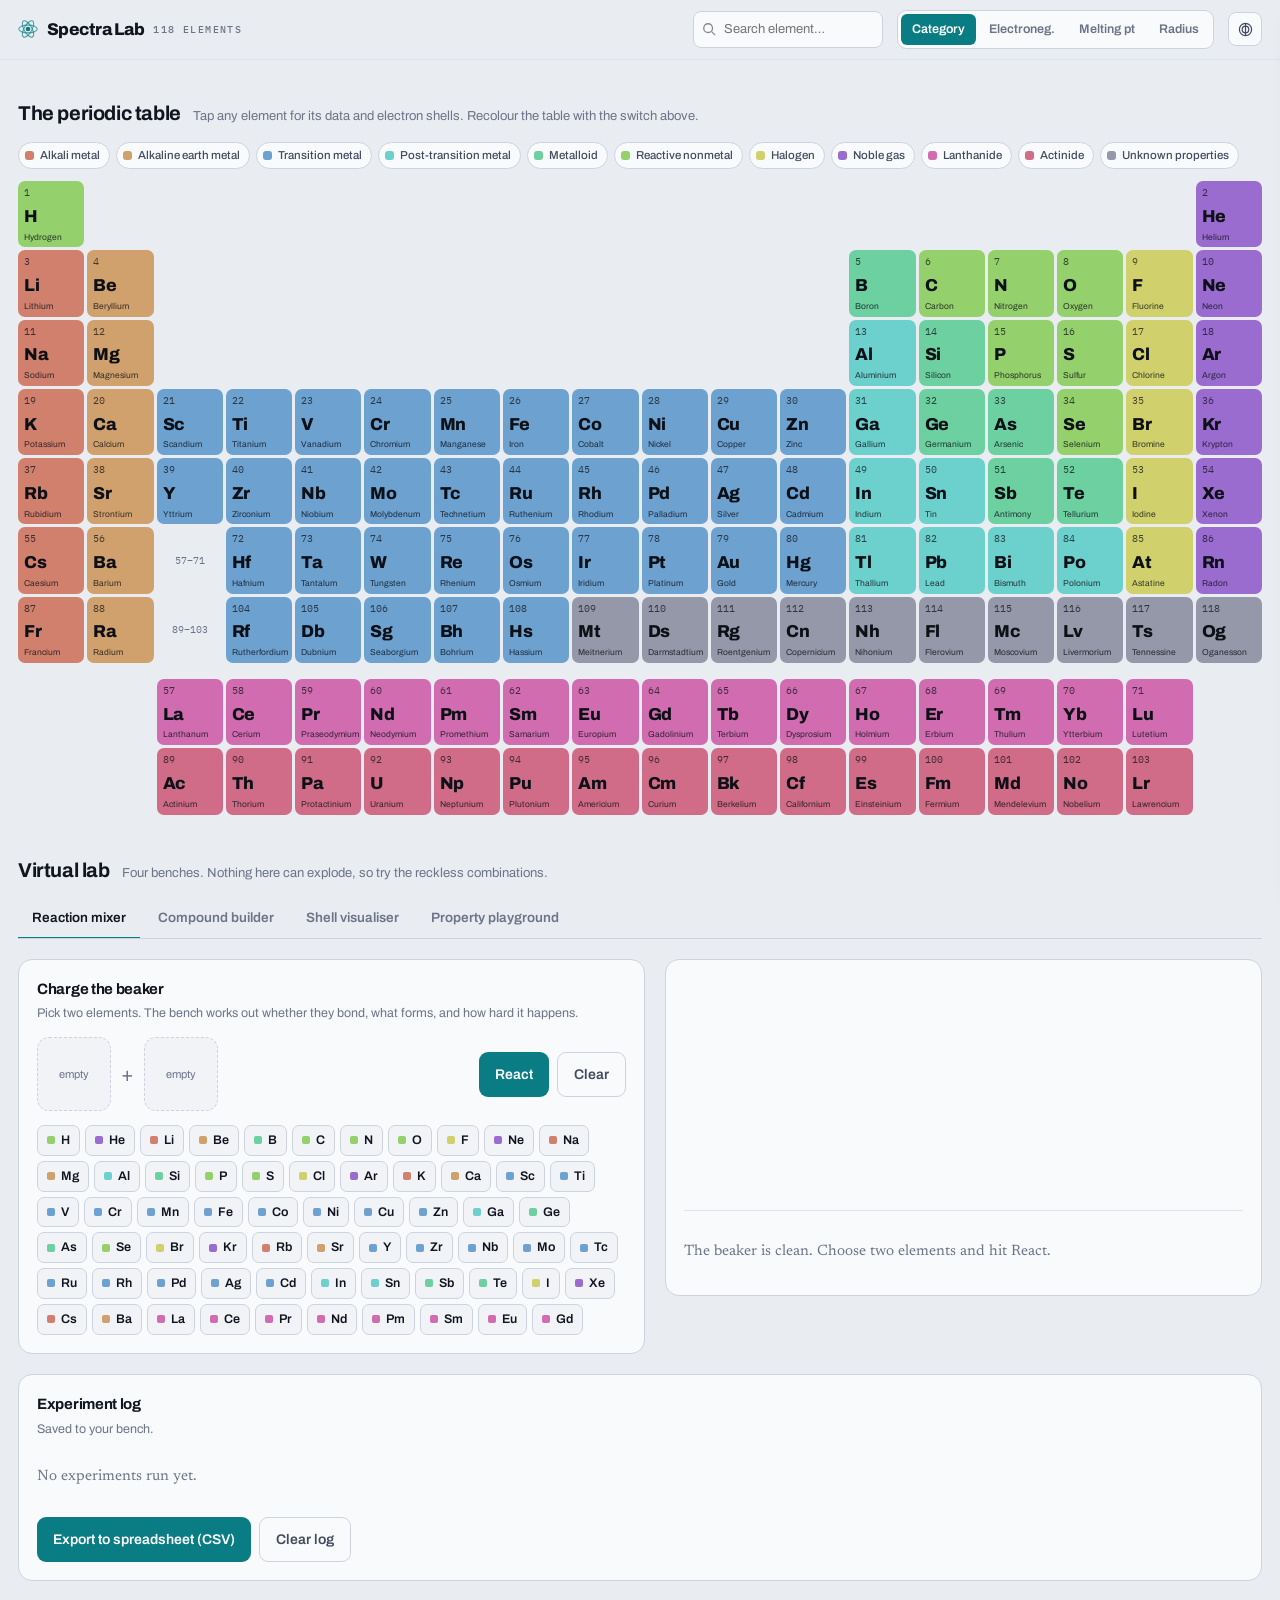
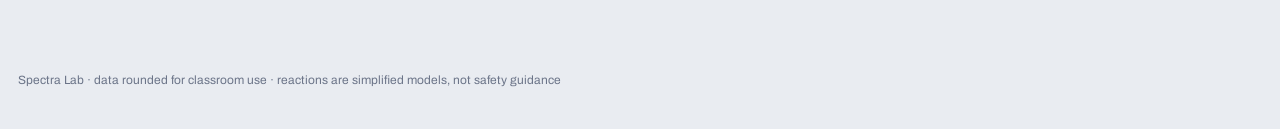
<file: labs/chemistry.html>
<!doctype html><html><head><meta charset=utf8><meta name=viewport content="width=device-width,initial-scale=1"><style>:root{color-scheme:light}body{margin:0;padding:0;font:14px -apple-system,BlinkMacSystemFont,sans-serif;background:#faf9f5;color:#141413}img{max-width:100%}</style></head><body>
<title>Spectra Lab</title>
<link rel="preconnect" href="https://fonts.googleapis.com">
<link rel="preconnect" href="https://fonts.gstatic.com" crossorigin>
<link rel="stylesheet" href="https://fonts.googleapis.com/css2?family=Archivo:wght@400;500;600;700;800&family=IBM+Plex+Mono:wght@400;500;600&family=Newsreader:ital,opsz,wght@0,6..72,300;0,6..72,400;1,6..72,400&display=swap">
<style>
:root{
  --paper:#e9ecf1; --surface:#f9fafc; --surface-2:#f1f3f7; --line:#cdd3de; --line-soft:#dee3ec;
  --ink:#11151f; --ink-2:#414b60; --ink-3:#6b7488;
  --accent:#0a7d84; --accent-ink:#ffffff; --accent-soft:#d5eef0;
  --good:#1c7a4b; --warn:#9a6408; --bad:#a33232;
  --tile-l:62%; --tile-s:52%; --tile-text:#0d1017; --tile-a:1;
  --shadow:0 1px 2px rgba(16,22,36,.06), 0 8px 24px -12px rgba(16,22,36,.28);
  --glow:0 0 0 rgba(0,0,0,0);
  --r:10px;
}
@media (prefers-color-scheme: dark){
  :root:not([data-theme="light"]){
    --paper:#080a0f; --surface:#111621; --surface-2:#171d2a; --line:#2a3244; --line-soft:#1e2536;
    --ink:#e8ecf5; --ink-2:#a7b1c6; --ink-3:#78839a;
    --accent:#3ad6db; --accent-ink:#03242a; --accent-soft:#0e3238;
    --good:#4ede9c; --warn:#f0bf5f; --bad:#ff8a8a;
    --tile-l:58%; --tile-s:46%; --tile-text:#05070c;
    --shadow:0 1px 2px rgba(0,0,0,.5), 0 12px 32px -16px rgba(0,0,0,.9);
  }
}
:root[data-theme="dark"]{
  --paper:#080a0f; --surface:#111621; --surface-2:#171d2a; --line:#2a3244; --line-soft:#1e2536;
  --ink:#e8ecf5; --ink-2:#a7b1c6; --ink-3:#78839a;
  --accent:#3ad6db; --accent-ink:#03242a; --accent-soft:#0e3238;
  --good:#4ede9c; --warn:#f0bf5f; --bad:#ff8a8a;
  --tile-l:58%; --tile-s:46%; --tile-text:#05070c;
  --shadow:0 1px 2px rgba(0,0,0,.5), 0 12px 32px -16px rgba(0,0,0,.9);
}
*{box-sizing:border-box}
body{
  margin:0; background:var(--paper); color:var(--ink);
  font-family:"Archivo","Helvetica Neue",Arial,sans-serif;
  font-size:15px; line-height:1.5; -webkit-font-smoothing:antialiased;
}
h1,h2,h3{margin:0; text-wrap:balance; font-weight:700; letter-spacing:-.02em}
p{margin:0}
button{font:inherit; color:inherit; background:none; border:none; cursor:pointer}
:focus-visible{outline:2px solid var(--accent); outline-offset:2px; border-radius:4px}
.mono{font-family:"IBM Plex Mono",ui-monospace,monospace}
.serif{font-family:"Newsreader",Georgia,serif}
.eyebrow{font-family:"IBM Plex Mono",monospace; font-size:10.5px; letter-spacing:.16em; text-transform:uppercase; color:var(--ink-3)}
.num{font-variant-numeric:tabular-nums}

.linkish{color:var(--accent); font-size:12px; text-decoration:underline; text-underline-offset:2px; padding:0}
.toast{position:fixed; left:50%; bottom:26px; transform:translate(-50%,14px); z-index:200;
  background:var(--ink); color:var(--paper); padding:10px 16px; border-radius:10px; font-size:13px; font-weight:500;
  opacity:0; pointer-events:none; transition:opacity .2s, transform .2s; box-shadow:var(--shadow)}
.toast.on{opacity:1; transform:translate(-50%,0)}
.err{display:none; color:var(--bad); font-size:12px; margin-top:6px}
.err.show{display:block}
.gate-actions{display:flex; gap:8px; align-items:center; flex-wrap:wrap; margin-top:24px}
.btn{background:var(--accent); color:var(--accent-ink); border-radius:9px; padding:11px 16px; font-weight:600; font-size:14px; transition:filter .15s}
.btn:hover{filter:brightness(1.08)}
.btn.ghost{background:transparent; color:var(--ink-2); border:1px solid var(--line)}
.btn.ghost:hover{background:var(--surface-2); filter:none}
.gate-note{margin-top:16px; font-size:12px; color:var(--ink-3); line-height:1.45}
.mark{display:flex; align-items:center; gap:10px}
.mark svg{display:block}

/* ---------- shell ---------- */
header.top{
  position:sticky; top:0; z-index:60; background:color-mix(in oklab, var(--paper) 88%, transparent);
  backdrop-filter:blur(12px); border-bottom:1px solid var(--line-soft);
}
.top-in{max-width:1500px; margin:0 auto; padding:10px 18px; display:flex; align-items:center; gap:14px; flex-wrap:wrap}
.brand{font-size:17px; font-weight:800; letter-spacing:-.03em; display:flex; align-items:center; gap:9px}
.brand small{font-family:"IBM Plex Mono",monospace; font-size:10px; letter-spacing:.14em; color:var(--ink-3); font-weight:500; text-transform:uppercase}
.spacer{flex:1}
.search{position:relative}
.search input{width:190px; background:var(--surface); border:1px solid var(--line); border-radius:8px; padding:8px 11px 8px 30px; color:var(--ink); font:inherit; font-size:13px}
.search svg{position:absolute; left:9px; top:50%; transform:translateY(-50%); opacity:.5}
.seg{display:flex; background:var(--surface); border:1px solid var(--line); border-radius:9px; padding:3px; gap:2px}
.seg button{padding:6px 11px; border-radius:6px; font-size:12.5px; font-weight:600; color:var(--ink-3); white-space:nowrap}
.seg button[aria-pressed="true"]{background:var(--accent); color:var(--accent-ink)}
.who{font-size:12.5px; color:var(--ink-2); display:flex; align-items:center; gap:8px}
.who b{font-weight:600; color:var(--ink)}
.icon-btn{width:34px; height:34px; border-radius:8px; border:1px solid var(--line); background:var(--surface); display:grid; place-items:center}
.icon-btn:hover{background:var(--surface-2)}
main{max-width:1500px; margin:0 auto; padding:20px 18px 90px}
section{margin-top:34px}
.sec-head{display:flex; align-items:baseline; gap:12px; flex-wrap:wrap; margin-bottom:14px}
.sec-head h2{font-size:20px}
.sec-head p{color:var(--ink-3); font-size:13px}

/* ---------- table ---------- */
.legend{display:flex; flex-wrap:wrap; gap:6px; margin-bottom:12px}
.chip{display:flex; align-items:center; gap:6px; font-size:11.5px; padding:4px 9px 4px 6px; border-radius:20px; border:1px solid var(--line); background:var(--surface); color:var(--ink-2); font-weight:500}
.chip[aria-pressed="true"]{border-color:currentColor; background:var(--surface-2); color:var(--ink)}
.chip i{width:9px; height:9px; border-radius:3px; background:var(--c); display:block}
.table-wrap{overflow-x:auto; padding-bottom:6px}
.ptable{display:grid; grid-template-columns:repeat(18, minmax(46px,1fr)); gap:3px; min-width:900px}
.frow{grid-column:1/-1; height:10px}
.tile{
  position:relative; aspect-ratio:1; border-radius:7px; border:1px solid transparent;
  background:var(--c); color:var(--tile-text); padding:4px 5px; text-align:left;
  display:flex; flex-direction:column; justify-content:space-between; overflow:hidden;
  transition:transform .12s ease, box-shadow .12s ease, opacity .2s;
}
.tile:hover{transform:translateY(-3px) scale(1.03); z-index:5; box-shadow:0 10px 22px -8px rgba(0,0,0,.45)}
.tile .z{font-family:"IBM Plex Mono",monospace; font-size:9.5px; opacity:.72; font-variant-numeric:tabular-nums}
.tile .sym{font-size:clamp(14px,1.35vw,20px); font-weight:800; letter-spacing:-.02em; line-height:1}
.tile .nm{font-size:8.5px; line-height:1.15; opacity:.8; overflow:hidden; text-overflow:ellipsis; white-space:nowrap}
.tile .val{position:absolute; right:4px; bottom:3px; font-family:"IBM Plex Mono",monospace; font-size:9px; opacity:.8}
.tile.dim{opacity:.17; filter:saturate(.2)}
.tile.sel{box-shadow:0 0 0 2.5px var(--ink), 0 0 0 5px var(--c)}
.tile.pick{box-shadow:0 0 0 2.5px var(--accent)}
.fnote{grid-column:3/18; font-size:10.5px; color:var(--ink-3); text-align:center; align-self:center}
.ptable .ph{display:grid; place-items:center; font-size:10px; color:var(--ink-3); font-family:"IBM Plex Mono",monospace}

/* ---------- detail drawer ---------- */
#drawer{
  position:fixed; top:0; right:0; height:100dvh; width:min(400px,100%); z-index:80;
  background:var(--surface); border-left:1px solid var(--line); box-shadow:var(--shadow);
  transform:translateX(102%); transition:transform .28s cubic-bezier(.4,0,.2,1);
  display:flex; flex-direction:column;
}
#drawer.open{transform:none}
.dr-head{padding:18px 20px; border-bottom:1px solid var(--line-soft); display:flex; gap:14px; align-items:flex-start}
.dr-tile{width:70px; height:70px; border-radius:12px; background:var(--c); color:var(--tile-text); display:flex; flex-direction:column; justify-content:center; align-items:center; flex:none}
.dr-tile .sym{font-size:28px; font-weight:800; line-height:1}
.dr-tile .z{font-family:"IBM Plex Mono",monospace; font-size:10px; opacity:.75}
.dr-body{overflow-y:auto; padding:18px 20px 40px; flex:1}
.dr-name{font-size:24px; letter-spacing:-.03em}
.dr-cat{font-size:12px; color:var(--ink-2); margin-top:3px}
.facts{display:grid; grid-template-columns:1fr 1fr; gap:1px; background:var(--line-soft); border:1px solid var(--line-soft); border-radius:10px; overflow:hidden; margin-top:16px}
.fact{background:var(--surface); padding:9px 11px}
.fact span{display:block; font-family:"IBM Plex Mono",monospace; font-size:9.5px; letter-spacing:.1em; text-transform:uppercase; color:var(--ink-3)}
.fact b{font-size:15px; font-weight:600; font-variant-numeric:tabular-nums}
.note{margin-top:16px; font-family:"Newsreader",Georgia,serif; font-size:16.5px; line-height:1.55; color:var(--ink-2)}
.bohr-wrap{margin-top:18px; background:var(--surface-2); border:1px solid var(--line-soft); border-radius:12px; padding:10px}
.bohr-cap{display:flex; justify-content:space-between; align-items:center; margin-bottom:4px}
canvas{display:block; width:100%; height:auto}

/* ---------- lab ---------- */
.tabs{display:flex; gap:4px; border-bottom:1px solid var(--line); overflow-x:auto}
.tabs button{padding:9px 14px; font-size:13.5px; font-weight:600; color:var(--ink-3); border-bottom:2px solid transparent; margin-bottom:-1px; white-space:nowrap}
.tabs button[aria-selected="true"]{color:var(--ink); border-color:var(--accent)}
.panel{display:none; padding-top:20px}
.panel.on{display:block}
.lab-grid{display:grid; grid-template-columns:minmax(0,1.05fr) minmax(0,1fr); gap:20px; align-items:start}
.card{background:var(--surface); border:1px solid var(--line); border-radius:14px; padding:18px}
.card h3{font-size:15px; margin-bottom:4px}
.card .hint{font-size:12.5px; color:var(--ink-3)}
.picker{display:flex; flex-wrap:wrap; gap:5px; margin-top:14px; max-height:210px; overflow-y:auto; padding-right:4px}
.pel{border:1px solid var(--line); border-radius:7px; padding:5px 9px; font-size:12.5px; font-weight:600; background:var(--surface-2); display:flex; gap:6px; align-items:center}
.pel:hover{border-color:var(--accent)}
.pel i{width:8px;height:8px;border-radius:2px;background:var(--c);display:block}
.slots{display:flex; gap:10px; align-items:center; margin-top:14px; flex-wrap:wrap}
.slot{width:74px; height:74px; border-radius:12px; border:1.5px dashed var(--line); display:grid; place-items:center; color:var(--ink-3); font-size:11px; text-align:center; background:var(--surface-2)}
.slot.full{border-style:solid; border-color:transparent; background:var(--c); color:var(--tile-text)}
.slot .s{font-size:24px; font-weight:800; line-height:1}
.slot .n{font-size:9.5px; opacity:.8}
.plus{font-size:20px; color:var(--ink-3)}
.beaker{position:relative; height:210px; display:grid; place-items:end center; margin-top:6px}
.beaker svg{height:210px; width:auto}
.result{margin-top:16px; border-top:1px solid var(--line-soft); padding-top:16px}
.eq{font-family:"IBM Plex Mono",monospace; font-size:19px; font-weight:600; letter-spacing:-.01em; word-break:break-word}
.badges{display:flex; gap:6px; flex-wrap:wrap; margin-top:9px}
.badge{font-family:"IBM Plex Mono",monospace; font-size:10px; letter-spacing:.08em; text-transform:uppercase; padding:3px 8px; border-radius:20px; border:1px solid var(--line); color:var(--ink-2)}
.badge.plain{text-transform:none; letter-spacing:.01em; font-size:11px}
.badge.hot{color:var(--bad); border-color:color-mix(in oklab, var(--bad) 40%, transparent)}
.badge.cold{color:var(--accent); border-color:color-mix(in oklab, var(--accent) 40%, transparent)}
.badge.ok{color:var(--good); border-color:color-mix(in oklab, var(--good) 40%, transparent)}
.rows{margin-top:12px}
.row{display:flex; justify-content:space-between; gap:12px; padding:7px 0; border-bottom:1px dashed var(--line-soft); font-size:13.5px}
.row span{color:var(--ink-3)}
.row b{font-weight:600; font-variant-numeric:tabular-nums}
.log{margin-top:14px; max-height:190px; overflow-y:auto}
.log-item{display:flex; gap:10px; align-items:baseline; padding:6px 0; border-bottom:1px dashed var(--line-soft); font-size:12.5px}
.log-item .mono{color:var(--ink)}
.log-item em{color:var(--ink-3); font-style:normal; font-size:11.5px; margin-left:auto}
.controls{display:flex; gap:8px; flex-wrap:wrap; margin-top:14px}
select{background:var(--surface-2); border:1px solid var(--line); color:var(--ink); border-radius:8px; padding:8px 10px; font:inherit; font-size:13px}
.chart{margin-top:8px}
.trend-note{font-family:"Newsreader",Georgia,serif; font-size:16px; color:var(--ink-2); margin-top:12px; line-height:1.5}
.stack{display:flex; flex-direction:column; gap:16px}
.count-el{display:flex; align-items:center; justify-content:space-between; gap:10px; padding:7px 9px; border:1px solid var(--line-soft); border-radius:9px; background:var(--surface-2); margin-top:6px}
.count-el .lhs{display:flex; align-items:center; gap:8px; font-weight:600; font-size:13.5px}
.count-el .lhs i{width:10px;height:10px;border-radius:3px;background:var(--c);display:block}
.stepper{display:flex; align-items:center; gap:2px}
.stepper button{width:26px; height:26px; border-radius:6px; border:1px solid var(--line); background:var(--surface); font-weight:700; line-height:1}
.stepper .v{width:26px; text-align:center; font-variant-numeric:tabular-nums; font-weight:600}
.empty{color:var(--ink-3); font-size:13px; padding:14px 0; font-family:"Newsreader",Georgia,serif; font-size:15px}
footer{max-width:1500px; margin:0 auto; padding:0 18px 40px; color:var(--ink-3); font-size:12px; display:flex; justify-content:space-between; gap:12px; flex-wrap:wrap}
.scrim{position:fixed; inset:0; background:rgba(6,9,16,.45); opacity:0; pointer-events:none; transition:opacity .25s; z-index:70}
.scrim.on{opacity:1; pointer-events:auto}
@media (max-width:900px){
  .lab-grid{grid-template-columns:1fr}
  .search input{width:130px}
  main{padding:16px 12px 70px}
  #drawer{width:100%; height:86dvh; top:auto; bottom:0; border-left:none; border-top:1px solid var(--line); border-radius:18px 18px 0 0; transform:translateY(103%)}
  #drawer.open{transform:none}
}
@media (prefers-reduced-motion:reduce){
  *{animation-duration:.001ms !important; transition-duration:.001ms !important}
}
</style>

<header class="top">
  <div class="top-in">
    <div class="brand">
      <svg width="20" height="20" viewBox="0 0 26 26" fill="none" aria-hidden="true" style="color:var(--accent)">
        <circle cx="13" cy="13" r="3" fill="currentColor"/>
        <ellipse cx="13" cy="13" rx="12" ry="5" stroke="currentColor" stroke-width="1.4" opacity=".7"/>
        <ellipse cx="13" cy="13" rx="12" ry="5" stroke="currentColor" stroke-width="1.4" opacity=".7" transform="rotate(60 13 13)"/>
        <ellipse cx="13" cy="13" rx="12" ry="5" stroke="currentColor" stroke-width="1.4" opacity=".7" transform="rotate(120 13 13)"/>
      </svg>
      Spectra Lab <small>118 elements</small>
    </div>
    <div class="spacer"></div>
    <div class="search">
      <svg width="14" height="14" viewBox="0 0 16 16" fill="none" aria-hidden="true"><circle cx="7" cy="7" r="5" stroke="currentColor" stroke-width="1.5"/><path d="M11 11l4 4" stroke="currentColor" stroke-width="1.5"/></svg>
      <input id="q" placeholder="Search element…" aria-label="Search elements">
    </div>
    <div class="seg" id="colorMode" role="group" aria-label="Colour the table by">
      <button data-mode="cat" aria-pressed="true">Category</button>
      <button data-mode="en" aria-pressed="false">Electroneg.</button>
      <button data-mode="mp" aria-pressed="false">Melting pt</button>
      <button data-mode="r" aria-pressed="false">Radius</button>
    </div>
    <div class="who">
      <button class="icon-btn" id="themeBtn" title="Switch theme" aria-label="Switch theme">
        <svg width="15" height="15" viewBox="0 0 16 16" fill="none"><path d="M8 1.5v13M8 4.5a3.5 3.5 0 100 7 3.5 3.5 0 000-7z" stroke="currentColor" stroke-width="1.3"/><circle cx="8" cy="8" r="6.5" stroke="currentColor" stroke-width="1.3"/></svg>
      </button>
    </div>
  </div>
</header>

<main>
  <section style="margin-top:18px">
    <div class="sec-head">
      <h2>The periodic table</h2>
      <p id="tableSub">Tap any element for its data and electron shells. Recolour the table with the switch above.</p>
    </div>
    <div class="legend" id="legend"></div>
    <div class="table-wrap"><div class="ptable" id="ptable"></div></div>
  </section>

  <section>
    <div class="sec-head">
      <h2>Virtual lab</h2>
      <p>Four benches. Nothing here can explode, so try the reckless combinations.</p>
    </div>
    <div class="tabs" role="tablist">
      <button role="tab" aria-selected="true" data-tab="mix">Reaction mixer</button>
      <button role="tab" aria-selected="false" data-tab="build">Compound builder</button>
      <button role="tab" aria-selected="false" data-tab="bohr">Shell visualiser</button>
      <button role="tab" aria-selected="false" data-tab="trend">Property playground</button>
    </div>

    <!-- MIXER -->
    <div class="panel on" id="tab-mix">
      <div class="lab-grid">
        <div class="card">
          <h3>Charge the beaker</h3>
          <p class="hint">Pick two elements. The bench works out whether they bond, what forms, and how hard it happens.</p>
          <div class="slots">
            <div class="slot" id="slotA" style="--c:var(--surface-2)">empty</div>
            <span class="plus">+</span>
            <div class="slot" id="slotB" style="--c:var(--surface-2)">empty</div>
            <div style="display:flex; gap:8px; margin-left:auto">
              <button class="btn" id="reactBtn">React</button>
              <button class="btn ghost" id="clearMix">Clear</button>
            </div>
          </div>
          <div class="picker" id="mixPicker"></div>
        </div>
        <div class="card">
          <div class="beaker" id="beaker"></div>
          <div class="result" id="mixResult"><p class="empty">The beaker is clean. Choose two elements and hit React.</p></div>
        </div>
      </div>
      <div class="card" style="margin-top:20px">
        <h3>Experiment log</h3>
        <p class="hint">Saved to your bench.</p>
        <div class="log" id="mixLog"></div>
        <div class="controls">
          <button class="btn" id="exportLog">Export to spreadsheet (CSV)</button>
          <button class="btn ghost" id="clearLog">Clear log</button>
        </div>
      </div>
    </div>

    <!-- BUILDER -->
    <div class="panel" id="tab-build">
      <div class="lab-grid">
        <div class="card">
          <h3>Assemble a formula</h3>
          <p class="hint">Add elements and set how many atoms of each. The bench computes the formula, mass and composition, and checks whether the charges balance.</p>
          <div id="buildList"></div>
          <div class="picker" id="buildPicker" style="margin-top:14px"></div>
        </div>
        <div class="stack">
          <div class="card">
            <div class="eyebrow">Formula</div>
            <div class="eq" id="formula" style="margin-top:6px">—</div>
            <div class="badges" id="buildBadges"></div>
            <div class="rows" id="buildRows"></div>
          </div>
          <div class="card">
            <h3>Composition by mass</h3>
            <div id="compBars" style="margin-top:10px"></div>
            <div class="controls">
              <button class="btn" id="saveCompound">Save to bench</button>
              <button class="btn ghost" id="exportSaved">Export CSV</button>
              <button class="btn ghost" id="clearBuild">Clear</button>
            </div>
            <div class="log" id="savedList"></div>
          </div>
        </div>
      </div>
    </div>

    <!-- BOHR -->
    <div class="panel" id="tab-bohr">
      <div class="lab-grid">
        <div class="card">
          <div style="display:flex; gap:10px; align-items:center; flex-wrap:wrap">
            <h3 id="bohrTitle">Hydrogen</h3>
            <span class="badge" id="bohrConf" style="text-transform:none">1s¹</span>
            <div class="spacer"></div>
            <button class="icon-btn" id="bohrPrev" aria-label="Previous element">‹</button>
            <button class="icon-btn" id="bohrNext" aria-label="Next element">›</button>
          </div>
          <p class="hint" style="margin-top:4px">Electrons orbit at their shell speed. Hover a shell to hold it still.</p>
          <canvas id="bohrCanvas" width="820" height="520" style="margin-top:8px"></canvas>
          <div class="controls">
            <label class="badge" style="display:flex;gap:6px;align-items:center;cursor:pointer"><input type="checkbox" id="bohrSpin" checked> animate</label>
            <label class="badge" style="display:flex;gap:6px;align-items:center;cursor:pointer"><input type="checkbox" id="bohrLabels" checked> shell labels</label>
          </div>
        </div>
        <div class="stack">
          <div class="card">
            <h3>Shell occupancy</h3>
            <p class="hint">Each shell holds 2n² electrons at most.</p>
            <div id="shellRows" style="margin-top:12px"></div>
          </div>
          <div class="card">
            <h3>What the outer shell tells you</h3>
            <p class="note serif" id="bohrNote" style="margin-top:6px"></p>
          </div>
          <div class="card">
            <h3>Jump to an element</h3>
            <p class="hint">Or step through with the arrows.</p>
            <div class="picker" id="bohrPicker" style="max-height:180px"></div>
          </div>
        </div>
      </div>
    </div>

    <!-- TRENDS -->
    <div class="panel" id="tab-trend">
      <div class="card">
        <div style="display:flex; gap:10px; align-items:center; flex-wrap:wrap">
          <h3>Plot a property across the table</h3>
          <div class="spacer"></div>
          <select id="propSel" aria-label="Property">
            <option value="en">Electronegativity</option>
            <option value="mp">Melting point (K)</option>
            <option value="bp">Boiling point (K)</option>
            <option value="r">Atomic radius (pm)</option>
            <option value="mass">Atomic mass</option>
          </select>
          <select id="scopeSel" aria-label="Scope">
            <option value="all">All 118</option>
            <option value="1-36">Elements 1–36</option>
            <option value="main">Main group only</option>
            <option value="g1">Group 1 · alkali metals</option>
            <option value="g17">Group 17 · halogens</option>
            <option value="p2">Period 2</option>
            <option value="p3">Period 3</option>
          </select>
        </div>
        <div class="chart"><canvas id="trendCanvas" width="1400" height="460"></canvas></div>
        <p class="trend-note" id="trendNote"></p>
      </div>
    </div>
  </section>
</main>

<footer>
  <span>Spectra Lab · data rounded for classroom use · reactions are simplified models, not safety guidance</span>
</footer>

<div class="scrim" id="scrim"></div>
<aside id="drawer" aria-label="Element detail">
  <div class="dr-head">
    <div class="dr-tile" id="drTile"><span class="z"></span><span class="sym"></span></div>
    <div style="flex:1; min-width:0">
      <div class="dr-name" id="drName"></div>
      <div class="dr-cat" id="drCat"></div>
    </div>
    <button class="icon-btn" id="drClose" aria-label="Close">✕</button>
  </div>
  <div class="dr-body">
    <div class="facts" id="drFacts"></div>
    <p class="note" id="drNote"></p>
    <div class="bohr-wrap">
      <div class="bohr-cap"><span class="eyebrow">Electron shells</span><span class="eyebrow mono" id="drConf"></span></div>
      <canvas id="drCanvas" width="720" height="440"></canvas>
    </div>
    <div class="controls">
      <button class="btn" id="drToMix">Send to beaker</button>
      <button class="btn ghost" id="drToBohr">Open in visualiser</button>
    </div>
  </div>
</aside>
<script>
/* Element data: [Z, symbol, name, mass, category, group, period, electronegativity, meltK, boilK, radius(pm), note] */
const CATS = {
  alkali:     { label: "Alkali metal",        hue: 12  },
  alkaline:   { label: "Alkaline earth metal",hue: 32  },
  tm:         { label: "Transition metal",    hue: 208 },
  post:       { label: "Post-transition metal",hue: 178 },
  metalloid:  { label: "Metalloid",           hue: 152 },
  nm:         { label: "Reactive nonmetal",   hue: 96  },
  halogen:    { label: "Halogen",             hue: 60  },
  noble:      { label: "Noble gas",           hue: 268 },
  lanth:      { label: "Lanthanide",          hue: 320 },
  act:        { label: "Actinide",            hue: 344 },
  unknown:    { label: "Unknown properties",  hue: 240 }
};

const RAW = [
[1,"H","Hydrogen",1.008,"nm",1,1,2.20,14,20,53,"Lightest element; three quarters of all matter in the universe."],
[2,"He","Helium",4.0026,"noble",18,1,null,1,4,31,"Never freezes at normal pressure. Second-most abundant element."],
[3,"Li","Lithium",6.94,"alkali",1,2,0.98,454,1615,167,"Floats on water, then fizzes. Powers rechargeable batteries."],
[4,"Be","Beryllium",9.0122,"alkaline",2,2,1.57,1560,2742,112,"Stiffer than steel and transparent to X-rays. Also toxic."],
[5,"B","Boron",10.81,"metalloid",13,2,2.04,2349,4200,87,"Makes heat-proof borosilicate glass and absorbs stray neutrons."],
[6,"C","Carbon",12.011,"nm",14,2,2.55,3823,4098,67,"Backbone of all life. Appears as graphite, diamond and graphene."],
[7,"N","Nitrogen",14.007,"nm",15,2,3.04,63,77,56,"78% of the air you breathe; its triple bond is very hard to break."],
[8,"O","Oxygen",15.999,"nm",16,2,3.44,54,90,48,"Most abundant element in Earth's crust and in your body."],
[9,"F","Fluorine",18.998,"halogen",17,2,3.98,53,85,42,"The most electronegative element — it attacks almost everything."],
[10,"Ne","Neon",20.180,"noble",18,2,null,25,27,38,"Glows orange-red in discharge tubes. Refuses to react."],
[11,"Na","Sodium",22.990,"alkali",1,3,0.93,371,1156,190,"Soft enough to cut with a knife; explodes on contact with water."],
[12,"Mg","Magnesium",24.305,"alkaline",2,3,1.31,923,1363,145,"Burns with a blinding white flame; sits at the heart of chlorophyll."],
[13,"Al","Aluminium",26.982,"post",13,3,1.61,933,2792,118,"Light, cheap, endlessly recyclable — once more precious than gold."],
[14,"Si","Silicon",28.085,"metalloid",14,3,1.90,1687,3538,111,"Sand, glass and every computer chip ever made."],
[15,"P","Phosphorus",30.974,"nm",15,3,2.19,317,550,98,"White phosphorus ignites in air; red phosphorus strikes matches."],
[16,"S","Sulfur",32.06,"nm",16,3,2.58,388,718,88,"Yellow, brittle, and the smell of struck matches and volcanoes."],
[17,"Cl","Chlorine",35.45,"halogen",17,3,3.16,172,239,79,"Green choking gas that becomes harmless table salt."],
[18,"Ar","Argon",39.95,"noble",18,3,null,84,87,71,"Fills light bulbs and welding shields — 1% of the atmosphere."],
[19,"K","Potassium",39.098,"alkali",1,4,0.82,337,1032,243,"Burns lilac. Essential for nerve signals and heartbeats."],
[20,"Ca","Calcium",40.078,"alkaline",2,4,1.00,1115,1757,194,"Bones, teeth, chalk, limestone and seashells."],
[21,"Sc","Scandium",44.956,"tm",3,4,1.36,1814,3109,184,"Rare and light; strengthens aluminium in high-end bike frames."],
[22,"Ti","Titanium",47.867,"tm",4,4,1.54,1941,3560,176,"As strong as steel, 45% lighter, and body-friendly for implants."],
[23,"V","Vanadium",50.942,"tm",5,4,1.63,2183,3680,171,"Forms brilliantly coloured solutions — purple, green, blue, yellow."],
[24,"Cr","Chromium",51.996,"tm",6,4,1.66,2180,2944,166,"Gives stainless steel its shine and rubies their red."],
[25,"Mn","Manganese",54.938,"tm",7,4,1.55,1519,2334,161,"Hardens steel; its purple permanganate is a classroom favourite."],
[26,"Fe","Iron",55.845,"tm",8,4,1.83,1811,3134,156,"Earth's core, your blood, and the end point of stellar fusion."],
[27,"Co","Cobalt",58.933,"tm",9,4,1.88,1768,3200,152,"Named after goblins; colours glass a deep, famous blue."],
[28,"Ni","Nickel",58.693,"tm",10,4,1.91,1728,3186,149,"Resists corrosion; alloys into coins and rechargeable batteries."],
[29,"Cu","Copper",63.546,"tm",11,4,1.90,1358,2835,145,"First metal humans smelted; conducts electricity superbly."],
[30,"Zn","Zinc",65.38,"tm",12,4,1.65,693,1180,142,"Galvanises steel against rust and runs your immune system."],
[31,"Ga","Gallium",69.723,"post",13,4,1.81,303,2673,136,"Melts in your hand at 30 °C. Used in LEDs and fast chips."],
[32,"Ge","Germanium",72.630,"metalloid",14,4,2.01,1211,3106,125,"The first transistor material; now used in infrared optics."],
[33,"As","Arsenic",74.922,"metalloid",15,4,2.18,1090,887,114,"Notorious poison; also a semiconductor dopant."],
[34,"Se","Selenium",78.971,"nm",16,4,2.55,494,958,103,"Conducts better in light — the basis of early photocopiers."],
[35,"Br","Bromine",79.904,"halogen",17,4,2.96,266,332,94,"One of only two elements liquid at room temperature."],
[36,"Kr","Krypton",83.798,"noble",18,4,3.00,116,120,88,"Once defined the metre; brightens high-performance headlights."],
[37,"Rb","Rubidium",85.468,"alkali",1,5,0.82,312,961,265,"Melts just above body temperature and ignites in air."],
[38,"Sr","Strontium",87.62,"alkaline",2,5,0.95,1050,1655,219,"Paints fireworks crimson red."],
[39,"Y","Yttrium",88.906,"tm",3,5,1.22,1799,3609,212,"Named after a Swedish village; makes red phosphors and lasers."],
[40,"Zr","Zirconium",91.224,"tm",4,5,1.33,2128,4682,206,"Nearly invisible to neutrons — it lines nuclear fuel rods."],
[41,"Nb","Niobium",92.906,"tm",5,5,1.60,2750,5017,198,"Superconducting magnets in MRI scanners rely on it."],
[42,"Mo","Molybdenum",95.95,"tm",6,5,2.16,2896,4912,190,"Extreme melting point; an essential trace nutrient too."],
[43,"Tc","Technetium",98,"tm",7,5,1.90,2430,4538,183,"First element made by humans; every isotope is radioactive."],
[44,"Ru","Ruthenium",101.07,"tm",8,5,2.20,2607,4423,178,"Hardens platinum contacts and catalyses ammonia synthesis."],
[45,"Rh","Rhodium",102.91,"tm",9,5,2.28,2237,3968,173,"The costliest precious metal; scrubs car exhaust clean."],
[46,"Pd","Palladium",106.42,"tm",10,5,2.20,1828,3236,169,"Soaks up 900 times its volume in hydrogen gas."],
[47,"Ag","Silver",107.87,"tm",11,5,1.93,1235,2435,165,"Best electrical and thermal conductor of all elements."],
[48,"Cd","Cadmium",112.41,"tm",12,5,1.69,594,1040,161,"Bright yellow pigments — and serious toxicity."],
[49,"In","Indium",114.82,"post",13,5,1.78,430,2345,156,"So soft it screams when bent; coats every touchscreen."],
[50,"Sn","Tin",118.71,"post",14,5,1.96,505,2875,145,"Bronze Age partner to copper; still solders circuits together."],
[51,"Sb","Antimony",121.76,"metalloid",15,5,2.05,904,1860,133,"Ancient eyeliner ingredient; now a flame retardant."],
[52,"Te","Tellurium",127.60,"metalloid",16,5,2.10,723,1261,123,"Rarer than platinum on Earth; makes garlic breath in humans."],
[53,"I","Iodine",126.90,"halogen",17,5,2.66,387,457,115,"Sublimes to violet vapour; your thyroid cannot work without it."],
[54,"Xe","Xenon",131.29,"noble",18,5,2.60,161,165,108,"Powers ion thrusters on deep-space probes."],
[55,"Cs","Caesium",132.91,"alkali",1,6,0.79,302,944,298,"Defines the second. Reacts explosively with water."],
[56,"Ba","Barium",137.33,"alkaline",2,6,0.89,1000,2170,253,"Swallowed as a harmless sulfate to make X-rays of the gut."],
[57,"La","Lanthanum",138.91,"lanth",0,6,1.10,1193,3737,187,"Gives camera lenses high refraction and low dispersion."],
[58,"Ce","Cerium",140.12,"lanth",0,6,1.12,1068,3716,182,"Most abundant rare earth; sparks in lighter flints."],
[59,"Pr","Praseodymium",140.91,"lanth",0,6,1.13,1208,3793,182,"Tints welder's goggles yellow-green and filters glare."],
[60,"Nd","Neodymium",144.24,"lanth",0,6,1.14,1297,3347,181,"The strongest permanent magnets ever made."],
[61,"Pm","Promethium",145,"lanth",0,6,1.13,1315,3273,183,"Radioactive and vanishingly rare; once lit glow-in-dark dials."],
[62,"Sm","Samarium",150.36,"lanth",0,6,1.17,1345,2067,180,"Magnets that keep working at scorching temperatures."],
[63,"Eu","Europium",151.96,"lanth",0,6,1.20,1099,1802,199,"Red phosphor in screens; anti-counterfeit ink in euro notes."],
[64,"Gd","Gadolinium",157.25,"lanth",0,6,1.20,1585,3546,180,"Injected as a contrast agent to sharpen MRI images."],
[65,"Tb","Terbium",158.93,"lanth",0,6,1.20,1629,3503,177,"Changes shape in a magnetic field — used in sonar."],
[66,"Dy","Dysprosium",162.50,"lanth",0,6,1.22,1680,2840,178,"Keeps electric-car motor magnets stable when hot."],
[67,"Ho","Holmium",164.93,"lanth",0,6,1.23,1734,2993,176,"Has the strongest magnetic moment of any element."],
[68,"Er","Erbium",167.26,"lanth",0,6,1.24,1802,3141,176,"Amplifies light inside undersea fibre-optic cables."],
[69,"Tm","Thulium",168.93,"lanth",0,6,1.25,1818,2223,176,"Rarest stable rare earth; powers portable X-ray sources."],
[70,"Yb","Ytterbium",173.05,"lanth",0,6,1.10,1097,1469,176,"Keeps time in the most accurate atomic clocks built."],
[71,"Lu","Lutetium",174.97,"lanth",0,6,1.27,1925,3675,174,"Densest and hardest lanthanide; used in PET scanners."],
[72,"Hf","Hafnium",178.49,"tm",4,6,1.30,2506,4876,167,"Twin of zirconium but eats neutrons — nuclear control rods."],
[73,"Ta","Tantalum",180.95,"tm",5,6,1.50,3290,5731,149,"Corrosion-proof; every phone holds a tantalum capacitor."],
[74,"W","Tungsten",183.84,"tm",6,6,2.36,3695,5828,141,"Highest melting point of any metal: 3422 °C."],
[75,"Re","Rhenium",186.21,"tm",7,6,1.90,3459,5869,137,"Last stable element discovered; survives jet-engine heat."],
[76,"Os","Osmium",190.23,"tm",8,6,2.20,3306,5285,135,"Densest naturally occurring element — twice the density of lead."],
[77,"Ir","Iridium",192.22,"tm",9,6,2.20,2719,4701,136,"An iridium layer in the rock records the dinosaur extinction."],
[78,"Pt","Platinum",195.08,"tm",10,6,2.28,2041,4098,139,"Unreactive and precious; catalyses reactions without being consumed."],
[79,"Au","Gold",196.97,"tm",11,6,2.54,1337,3129,144,"Never tarnishes; forged in neutron-star collisions."],
[80,"Hg","Mercury",200.59,"tm",12,6,2.00,234,630,151,"The only metal liquid at room temperature — and a potent neurotoxin."],
[81,"Tl","Thallium",204.38,"post",13,6,1.62,577,1746,170,"Tasteless, odourless and infamous as the poisoner's poison."],
[82,"Pb","Lead",207.2,"post",14,6,2.33,601,2022,175,"Dense and soft; blocks radiation but damages nerves."],
[83,"Bi","Bismuth",208.98,"post",15,6,2.02,544,1837,156,"Grows staircase-shaped rainbow crystals; a benign heavy metal."],
[84,"Po","Polonium",209,"post",16,6,2.00,527,1235,168,"Discovered by Marie Curie; intensely radioactive."],
[85,"At","Astatine",210,"halogen",17,6,2.20,575,610,150,"Rarest natural element — under 30 grams exist on Earth."],
[86,"Rn","Radon",222,"noble",18,6,2.20,202,211,150,"Radioactive gas that seeps from granite into basements."],
[87,"Fr","Francium",223,"alkali",1,7,0.70,300,950,260,"Most unstable of the first 101 elements; half-life 22 minutes."],
[88,"Ra","Radium",226,"alkaline",2,7,0.90,973,2010,221,"Glows faintly blue; once painted onto watch dials with tragic results."],
[89,"Ac","Actinium",227,"act",0,7,1.10,1323,3471,215,"Glows pale blue in the dark from its own radioactivity."],
[90,"Th","Thorium",232.04,"act",0,7,1.30,2115,5061,206,"Four times more abundant than uranium; a possible reactor fuel."],
[91,"Pa","Protactinium",231.04,"act",0,7,1.50,1841,4300,200,"Scarce, toxic and extremely difficult to isolate."],
[92,"U","Uranium",238.03,"act",0,7,1.38,1405,4404,196,"Heaviest primordial element; splits to release nuclear energy."],
[93,"Np","Neptunium",237,"act",0,7,1.36,917,4273,190,"First element beyond uranium ever synthesised."],
[94,"Pu","Plutonium",244,"act",0,7,1.28,913,3501,187,"Warms itself by decay — it powers spacecraft for decades."],
[95,"Am","Americium",243,"act",0,7,1.13,1449,2880,180,"Sits inside household smoke detectors, ionising the air."],
[96,"Cm","Curium",247,"act",0,7,1.28,1613,3383,169,"Glows purple; analysed Martian rocks aboard Curiosity."],
[97,"Bk","Berkelium",247,"act",0,7,1.30,1259,2900,170,"Made in milligram amounts; named for Berkeley, California."],
[98,"Cf","Californium",251,"act",0,7,1.30,1173,1743,186,"A powerful neutron source used to start reactors."],
[99,"Es","Einsteinium",252,"act",0,7,1.30,1133,1269,186,"Found in the debris of the first hydrogen bomb test."],
[100,"Fm","Fermium",257,"act",0,7,1.30,1800,null,null,"Heaviest element that can be made in a nuclear reactor."],
[101,"Md","Mendelevium",258,"act",0,7,1.30,1100,null,null,"Named for Mendeleev, who predicted the table's gaps."],
[102,"No","Nobelium",259,"act",0,7,1.30,1100,null,null,"Made an atom at a time; prefers an unusual +2 state."],
[103,"Lr","Lawrencium",266,"act",0,7,1.30,1900,null,null,"Closes the actinide row; studied a few atoms at a time."],
[104,"Rf","Rutherfordium",267,"tm",4,7,null,2400,5800,null,"First transactinide; behaves like a heavy hafnium."],
[105,"Db","Dubnium",268,"tm",5,7,null,null,null,null,"Named after the Dubna laboratory in Russia."],
[106,"Sg","Seaborgium",269,"tm",6,7,null,null,null,null,"Named for Glenn Seaborg while he was still alive."],
[107,"Bh","Bohrium",270,"tm",7,7,null,null,null,null,"Only a few dozen atoms have ever existed."],
[108,"Hs","Hassium",269,"tm",8,7,null,null,null,null,"Chemistry confirmed on just seven atoms."],
[109,"Mt","Meitnerium",278,"unknown",9,7,null,null,null,null,"Honours Lise Meitner, who explained nuclear fission."],
[110,"Ds","Darmstadtium",281,"unknown",10,7,null,null,null,null,"Made by fusing nickel and lead nuclei together."],
[111,"Rg","Roentgenium",282,"unknown",11,7,null,null,null,null,"Predicted to be a metal — but no one has ever seen a piece."],
[112,"Cn","Copernicium",285,"unknown",12,7,null,null,null,null,"May be a gas at room temperature, like a heavy mercury."],
[113,"Nh","Nihonium",286,"unknown",13,7,null,null,null,null,"First element discovered in Japan; named for Nihon."],
[114,"Fl","Flerovium",289,"unknown",14,7,null,null,null,null,"Surprisingly unreactive — perhaps almost noble-gas-like."],
[115,"Mc","Moscovium",290,"unknown",15,7,null,null,null,null,"Exists for a fraction of a second before decaying."],
[116,"Lv","Livermorium",293,"unknown",16,7,null,null,null,null,"Named for the Livermore laboratory in California."],
[117,"Ts","Tennessine",294,"unknown",17,7,null,null,null,null,"Second-heaviest element; may not behave like a halogen."],
[118,"Og","Oganesson",294,"unknown",18,7,null,null,null,null,"Heaviest element known — and probably not a gas at all."]
];

/* Common oxidation state used by the lab's bonding rules. null = does not readily bond. */
const OXID = {
  H:1, He:null, Li:1, Be:2, B:3, C:4, N:-3, O:-2, F:-1, Ne:null,
  Na:1, Mg:2, Al:3, Si:4, P:-3, S:-2, Cl:-1, Ar:null,
  K:1, Ca:2, Sc:3, Ti:4, V:5, Cr:3, Mn:2, Fe:3, Co:2, Ni:2, Cu:2, Zn:2,
  Ga:3, Ge:4, As:-3, Se:-2, Br:-1, Kr:null,
  Rb:1, Sr:2, Y:3, Zr:4, Nb:5, Mo:6, Tc:7, Ru:3, Rh:3, Pd:2, Ag:1, Cd:2,
  In:3, Sn:2, Sb:3, Te:-2, I:-1, Xe:null,
  Cs:1, Ba:2, La:3, Ce:3, Pr:3, Nd:3, Pm:3, Sm:3, Eu:3, Gd:3, Tb:3, Dy:3,
  Ho:3, Er:3, Tm:3, Yb:3, Lu:3, Hf:4, Ta:5, W:6, Re:7, Os:4, Ir:3, Pt:2,
  Au:3, Hg:2, Tl:1, Pb:2, Bi:3, Po:-2, At:-1, Rn:null,
  Fr:1, Ra:2, Ac:3, Th:4, Pa:5, U:6, Np:5, Pu:4, Am:3, Cm:3, Bk:3, Cf:3,
  Es:3, Fm:3, Md:3, No:2, Lr:3
};

/* Curated reactions — keyed by sorted symbols. */
const REACTIONS = {
  "H,O":   { eq:"2H₂ + O₂ → 2H₂O", name:"Water", kind:"Combustion", blurb:"Hydrogen burns in oxygen with a squeaky pop and a pale flame, releasing a great deal of energy. The only product is water.", energy:"exothermic", color:"#7fd6ff" },
  "Cl,Na": { eq:"2Na + Cl₂ → 2NaCl", name:"Sodium chloride", kind:"Synthesis", blurb:"Sodium hands its outer electron to chlorine. The violent orange flare leaves behind ordinary table salt.", energy:"very exothermic", color:"#ffffff" },
  "H,N":   { eq:"N₂ + 3H₂ ⇌ 2NH₃", name:"Ammonia", kind:"Haber process", blurb:"Under 200 atmospheres and an iron catalyst, the nitrogen triple bond finally breaks. This reaction feeds roughly half the planet.", energy:"exothermic", color:"#cfe8ff" },
  "C,O":   { eq:"C + O₂ → CO₂", name:"Carbon dioxide", kind:"Combustion", blurb:"Carbon burns to carbon dioxide. Starve it of oxygen and you get carbon monoxide instead — colourless, odourless and deadly.", energy:"exothermic", color:"#b9c4cc" },
  "Fe,O":  { eq:"4Fe + 3O₂ → 2Fe₂O₃", name:"Iron(III) oxide — rust", kind:"Oxidation", blurb:"Slow, damp and relentless. Rust flakes away instead of sealing the surface, so the metal underneath keeps corroding.", energy:"exothermic", color:"#b4552a" },
  "Mg,O":  { eq:"2Mg + O₂ → 2MgO", name:"Magnesium oxide", kind:"Combustion", blurb:"A ribbon of magnesium burns with a white light so intense it was once used for photographic flash powder.", energy:"very exothermic", color:"#fff6e0" },
  "H,S":   { eq:"H₂ + S → H₂S", name:"Hydrogen sulfide", kind:"Synthesis", blurb:"The smell of rotten eggs. Detectable at a few parts per billion, and dangerous well before that becomes reassuring.", energy:"exothermic", color:"#e6e08a" },
  "Cu,O":  { eq:"2Cu + O₂ → 2CuO", name:"Copper(II) oxide", kind:"Oxidation", blurb:"Bright copper darkens to black on heating. Left outdoors for decades it turns the green of old rooftops instead.", energy:"exothermic", color:"#2a2a2a" },
  "Ca,O":  { eq:"2Ca + O₂ → 2CaO", name:"Calcium oxide — quicklime", kind:"Oxidation", blurb:"Add water and quicklime hisses, steams and swells into slaked lime. It is how mortar has been made for millennia.", energy:"very exothermic", color:"#f2efe6" },
  "Cl,H":  { eq:"H₂ + Cl₂ → 2HCl", name:"Hydrogen chloride", kind:"Photochemical", blurb:"Mix the two gases in the dark and nothing happens. Shine a bright light on them and the mixture detonates.", energy:"explosive", color:"#dff3c8" },
  "K,O":   { eq:"4K + O₂ → 2K₂O", name:"Potassium oxide", kind:"Oxidation", blurb:"Potassium tarnishes within seconds of being cut, which is why it is stored under oil.", energy:"exothermic", color:"#e8dfc0" },
  "Ag,S":  { eq:"2Ag + S → Ag₂S", name:"Silver sulfide", kind:"Tarnishing", blurb:"Traces of sulfur in the air turn silver cutlery black. Aluminium foil and hot salt water reverse it.", energy:"exothermic", color:"#3c3a38" },
  "Al,O":  { eq:"4Al + 3O₂ → 2Al₂O₃", name:"Aluminium oxide", kind:"Passivation", blurb:"Aluminium corrodes instantly — but its oxide forms a sealed, invisible skin that protects the metal beneath.", energy:"very exothermic", color:"#eef1f4" },
  "I,K":   { eq:"2K + I₂ → 2KI", name:"Potassium iodide", kind:"Synthesis", blurb:"The salt handed out after nuclear accidents: it floods the thyroid with safe iodine so it cannot absorb radioactive iodine.", energy:"exothermic", color:"#f6f3ea" },
  "N,O":   { eq:"N₂ + O₂ → 2NO", name:"Nitric oxide", kind:"Endothermic", blurb:"Air only reacts with itself inside lightning bolts and engine cylinders. The product goes on to make smog.", energy:"endothermic", color:"#c9b8e8" },
  "Br,Na": { eq:"2Na + Br₂ → 2NaBr", name:"Sodium bromide", kind:"Synthesis", blurb:"Once prescribed as a sedative, now used in photography and drilling fluids.", energy:"exothermic", color:"#f0eee8" },
  "O,S":   { eq:"S + O₂ → SO₂", name:"Sulfur dioxide", kind:"Combustion", blurb:"Sulfur burns with an eerie blue flame. The sharp gas that results is the origin of acid rain.", energy:"exothermic", color:"#cfd8dd" },
  "H,Li":  { eq:"2Li + H₂ → 2LiH", name:"Lithium hydride", kind:"Synthesis", blurb:"One of the few compounds where hydrogen is the negative partner. It reacts violently with water.", energy:"exothermic", color:"#f4f4f0" },
  "F,Xe":  { eq:"Xe + 2F₂ → XeF₄", name:"Xenon tetrafluoride", kind:"Synthesis", blurb:"For decades noble gases were thought inert. Fluorine proved otherwise in 1962 — and the textbooks were rewritten.", energy:"exothermic", color:"#e2f0ff" },
  "Cu,S":  { eq:"2Cu + S → Cu₂S", name:"Copper(I) sulfide", kind:"Synthesis", blurb:"The mineral chalcocite — one of the richest copper ores mined today.", energy:"exothermic", color:"#4a4a52" },
  "Ca,Cl": { eq:"Ca + Cl₂ → CaCl₂", name:"Calcium chloride", kind:"Synthesis", blurb:"Grips water out of thin air. It melts road ice and keeps packaged goods dry.", energy:"very exothermic", color:"#ffffff" },
  "O,Ti":  { eq:"Ti + O₂ → TiO₂", name:"Titanium dioxide", kind:"Oxidation", blurb:"The whitest white known — in paint, sunscreen, toothpaste and paper.", energy:"very exothermic", color:"#ffffff" },
  "H,I":   { eq:"H₂ + I₂ ⇌ 2HI", name:"Hydrogen iodide", kind:"Equilibrium", blurb:"The classic textbook equilibrium: it never runs to completion, settling instead into a fixed ratio of reactants and product.", energy:"slightly exothermic", color:"#e9d7ef" },
  "Na,O":  { eq:"4Na + O₂ → 2Na₂O", name:"Sodium oxide", kind:"Oxidation", blurb:"Freshly cut sodium is mirror-bright for about a second before this reaction dulls it.", energy:"exothermic", color:"#f0ece0" },
  "Cl,Cu": { eq:"Cu + Cl₂ → CuCl₂", name:"Copper(II) chloride", kind:"Synthesis", blurb:"Dissolves to a blue-green solution and burns with a striking blue-green flame.", energy:"exothermic", color:"#3f9c86" },
  "F,H":   { eq:"H₂ + F₂ → 2HF", name:"Hydrogen fluoride", kind:"Explosive", blurb:"The most vigorous of the halogen–hydrogen reactions: it proceeds explosively even in the dark at −200 °C.", energy:"explosive", color:"#dffbff" },
  "C,H":   { eq:"C + 2H₂ → CH₄", name:"Methane", kind:"Synthesis", blurb:"The simplest organic molecule and the main component of natural gas.", energy:"exothermic", color:"#d7e6ff" },
  "O,Zn":  { eq:"2Zn + O₂ → 2ZnO", name:"Zinc oxide", kind:"Combustion", blurb:"Burns blue-green to a smoke of white oxide — the classic thick sunscreen and nappy cream.", energy:"exothermic", color:"#fbfbf8" },
  "Fe,S":  { eq:"Fe + S → FeS", name:"Iron(II) sulfide", kind:"Synthesis", blurb:"A staple school demonstration: the mixture glows red-hot on its own once the reaction is started.", energy:"exothermic", color:"#4b3a33" },
  "C,Fe":  { eq:"3Fe + C → Fe₃C", name:"Cementite", kind:"Steelmaking", blurb:"Dissolve a little carbon in iron and you get steel; let it order into Fe₃C and you get cementite, the hard phase that makes steel tough.", energy:"mildly endothermic", color:"#5c5c60" },
  "Cu,Zn": { eq:"Cu + Zn → CuZn (brass)", name:"Brass", kind:"Alloy", blurb:"Copper and zinc pool their electrons rather than trading them. Vary the ratio and you slide from red gilding metal to pale yellow brass.", energy:"mixes on melting", color:"#c9a227" },
  "Cu,Sn": { eq:"Cu + Sn → Cu₃Sn (bronze)", name:"Bronze", kind:"Alloy", blurb:"Harder than either parent metal and castable — the alloy that named an age.", energy:"mixes on melting", color:"#b07a43" },
  "Ag,Au": { eq:"Au + Ag → AuAg (electrum)", name:"Electrum", kind:"Alloy", blurb:"A natural gold–silver alloy, pale yellow and used for the world's first coins.", energy:"mixes on melting", color:"#e0c86a" },
  "C,Si":  { eq:"Si + C → SiC", name:"Silicon carbide", kind:"Synthesis", blurb:"Almost as hard as diamond. It grinds, it armours, and it switches high-power electronics.", energy:"exothermic", color:"#2e3a40" },
  "C,Ca":  { eq:"Ca + 2C → CaC₂", name:"Calcium carbide", kind:"Synthesis", blurb:"Drop it in water and it hisses out acetylene — the fuel of old miners' lamps.", energy:"endothermic", color:"#6b6252" },
  "O,Si":  { eq:"Si + O₂ → SiO₂", name:"Silica", kind:"Oxidation", blurb:"Quartz, sand and glass. Grown as a thin film, it is also the insulating layer inside every silicon chip.", energy:"very exothermic", color:"#e8eef2" },
  "H,Na":  { eq:"2Na + H₂ → 2NaH", name:"Sodium hydride", kind:"Synthesis", blurb:"Here hydrogen is the negative partner. It rips protons off almost anything and fizzes furiously with water.", energy:"exothermic", color:"#f0ece0" },
  "Cl,K":  { eq:"2K + Cl₂ → 2KCl", name:"Potassium chloride", kind:"Synthesis", blurb:"Sold as low-sodium salt substitute and used as fertiliser.", energy:"very exothermic", color:"#ffffff" }
};
/* ---------------- store ---------------- */
const KEY = "spectra-lab-v1";
let store = { name:"", pass:"", bench:"", log:[], saved:[], theme:"" };
function load(){ try{ const r=localStorage.getItem(KEY); if(r) store=Object.assign(store,JSON.parse(r)); }catch(e){} }
function save(){ try{ localStorage.setItem(KEY, JSON.stringify(store)); }catch(e){} }
load();

/* ---------------- elements ---------------- */
const ORDER=[[1,2],[2,2],[2,6],[3,2],[3,6],[4,2],[3,10],[4,6],[5,2],[4,10],[5,6],[6,2],[4,14],[5,10],[6,6],[7,2],[5,14],[6,10],[7,6]];
function shellsFor(z){
  let left=z, sh=[0,0,0,0,0,0,0];
  for(const [n,cap] of ORDER){ if(left<=0) break; const put=Math.min(cap,left); sh[n-1]+=put; left-=put; }
  while(sh.length && sh[sh.length-1]===0) sh.pop();
  return sh;
}
const SUB=["1s","2s","2p","3s","3p","4s","3d","4p","5s","4d","5p","6s","4f","5d","6p","7s","5f","6d","7p"];
function configFor(z){
  let left=z, out=[];
  for(let i=0;i<ORDER.length && left>0;i++){ const cap=ORDER[i][1], put=Math.min(cap,left); out.push(SUB[i]+sup(put)); left-=put; }
  return out.join(" ");
}
function sup(n){ return String(n).replace(/\d/g,d=>"⁰¹²³⁴⁵⁶⁷⁸⁹"[+d]); }
function sub(n){ return n===1?"":String(n).replace(/\d/g,d=>"₀₁₂₃₄₅₆₇₈₉"[+d]); }

const EL = RAW.map(r=>{
  const [z,sym,name,mass,cat,group,period,en,mp,bp,radius,note]=r;
  const sh=shellsFor(z);
  let x,y;
  if(cat==="lanth"){ x=3+(z-57); y=9; }
  else if(cat==="act"){ x=3+(z-89); y=10; }
  else { x=group; y=period; }
  return {z,sym,name,mass,cat,group,period,en,mp,bp,radius,note,x,y,shells:sh,valence:sh[sh.length-1],config:configFor(z)};
});
const BY_SYM = Object.fromEntries(EL.map(e=>[e.sym,e]));
const catColor = c => c==="unknown"
  ? "hsl(228 10% var(--tile-l))"
  : `hsl(${CATS[c].hue} var(--tile-s) var(--tile-l))`;
function propColor(v,min,max){
  if(v==null) return "hsl(220 6% var(--tile-l))";
  const t=Math.max(0,Math.min(1,(v-min)/(max-min||1)));
  return `hsl(${(205-165*t).toFixed(0)} calc(var(--tile-s) + ${(18*t).toFixed(0)}%) calc(var(--tile-l) - ${(6*t).toFixed(0)}%))`;
}
const PROPS={
  en:{label:"Electronegativity",unit:"",get:e=>e.en},
  mp:{label:"Melting point",unit:" K",get:e=>e.mp},
  bp:{label:"Boiling point",unit:" K",get:e=>e.bp},
  r:{label:"Atomic radius",unit:" pm",get:e=>e.radius},
  mass:{label:"Atomic mass",unit:"",get:e=>e.mass}
};
const $=s=>document.querySelector(s), $$=s=>[...document.querySelectorAll(s)];

/* ---------------- helpers ---------------- */
async function hashPass(v){
  try{
    const buf=await crypto.subtle.digest("SHA-256", new TextEncoder().encode("spectra:"+v));
    return [...new Uint8Array(buf)].map(b=>b.toString(16).padStart(2,"0")).join("");
  }catch(e){
    let h=0; for(let i=0;i<v.length;i++){ h=(h*31+v.charCodeAt(i))|0; }
    return "fallback"+h;
  }
}
/* ---- CSV export (downloads capability, clipboard fallback) ---- */
function csvCell(v){
  const t=String(v==null?"":v);
  return /[",\r\n]/.test(t) ? '"'+t.replace(/"/g,'""')+'"' : t;
}
function toCSV(rows){ return rows.map(r=>r.map(csvCell).join(",")).join("\r\n"); }
async function exportCSV(base, rows, label){
  if(rows.length<2){ toast(`Nothing to export yet — run some ${label} first`); return; }
  const csv=toCSV(rows);
  let dl=null;
  try{ dl = (window.claude && claude.use) ? await claude.use("downloads") : null; }catch(e){ dl=null; }
  if(dl){
    try{
      await dl.save({filename:base+".csv", data:csv});
      toast("Saved — open it in Excel or Google Sheets");
      return;
    }catch(err){
      if(err && err.code==="extension_not_enabled"){
        try{ await dl.save({filename:base+".txt", data:csv}); toast("Saved as .txt — rename to .csv to open as a sheet"); return; }catch(e2){}
      }
      if(err && err.code==="declined"){ toast("Export cancelled"); return; }
    }
  }
  try{
    await navigator.clipboard.writeText(csv);
    toast("Copied as CSV — paste straight into a spreadsheet");
  }catch(e){
    toast("Export unavailable in this view");
  }
}
function stamp(t){ const d=new Date(t); return d.toISOString().slice(0,19).replace("T"," "); }
$("#exportLog").addEventListener("click",()=>exportCSV(
  `spectra-log-${(store.bench||"bench").replace(/\s+/g,"-").toLowerCase()}`,
  [["Timestamp","Bench","Student","Element A","Element B","Equation"],
   ...store.log.map(l=>[stamp(l.at), l.bench||store.bench||"", l.who||store.name||"", l.a, l.b, l.eq])],
  "experiments"));
$("#exportSaved").addEventListener("click",()=>exportCSV(
  `spectra-compounds-${(store.bench||"bench").replace(/\s+/g,"-").toLowerCase()}`,
  [["Timestamp","Bench","Student","Formula","Molar mass (g/mol)"],
   ...store.saved.map(c=>[stamp(c.at), c.bench||store.bench||"", c.who||store.name||"", c.formula, c.mass])],
  "compounds"));

let toastT;
function toast(msg){
  let n=document.getElementById("toast");
  if(!n){ n=document.createElement("div"); n.id="toast"; n.className="toast"; n.setAttribute("role","status"); document.body.appendChild(n); }
  n.textContent=msg; n.classList.add("on");
  clearTimeout(toastT); toastT=setTimeout(()=>n.classList.remove("on"),2600);
}

/* ---------------- no gate — open directly ---------------- */
function openLab(){ /* no-op: lab is always open */ }

function esc(s){ return String(s).replace(/[&<>"]/g,c=>({"&":"&amp;","<":"&lt;",">":"&gt;",'"':"&quot;"}[c])); }

/* ---------------- theme ---------------- */
function currentTheme(){
  const s=document.documentElement.getAttribute("data-theme");
  if(s) return s;
  return matchMedia("(prefers-color-scheme: dark)").matches?"dark":"light";
}
if(store.theme) document.documentElement.setAttribute("data-theme",store.theme);
$("#themeBtn").addEventListener("click",()=>{
  const next = currentTheme()==="dark" ? "light" : "dark";
  document.documentElement.setAttribute("data-theme",next);
  store.theme=next; save(); redrawAll();
});
matchMedia("(prefers-color-scheme: dark)").addEventListener("change",redrawAll);

/* ---------------- periodic table ---------------- */
let colorMode="cat", filterCat=null, query="";
const legend=$("#legend");
Object.entries(CATS).forEach(([k,v])=>{
  const b=document.createElement("button");
  b.className="chip"; b.setAttribute("aria-pressed","false"); b.dataset.cat=k;
  b.style.setProperty("--c",catColor(k));
  b.innerHTML=`<i></i>${v.label}`;
  b.addEventListener("click",()=>{
    filterCat = filterCat===k ? null : k;
    $$("#legend .chip").forEach(c=>c.setAttribute("aria-pressed", String(c.dataset.cat===filterCat)));
    paintTable();
  });
  legend.appendChild(b);
});

const tableEl=$("#ptable");
function buildTable(){
  const cells=[];
  for(let y=1;y<=10;y++){
    for(let x=1;x<=18;x++){
      if(y===6&&x===3) cells.push({ph:"57–71",x,y});
      else if(y===7&&x===3) cells.push({ph:"89–103",x,y});
      else{
        const e=EL.find(e=>e.x===x&&e.y===y);
        if(e) cells.push({e,x,y});
      }
    }
  }
  const frag=document.createDocumentFragment();
  cells.filter(c=>c.y<=7).forEach(c=>frag.appendChild(cellNode(c)));
  const gap=document.createElement("div"); gap.className="frow"; gap.style.gridRow=8; frag.appendChild(gap);
  cells.filter(c=>c.y===9).forEach(c=>frag.appendChild(cellNode(c)));
  cells.filter(c=>c.y===10).forEach(c=>frag.appendChild(cellNode(c)));
  tableEl.appendChild(frag);
}
function cellNode(c){
  if(c.ph){ const d=document.createElement("div"); d.className="ph"; d.textContent=c.ph; d.style.gridColumn=c.x; d.style.gridRow=c.y; return d; }
  const e=c.e, b=document.createElement("button");
  b.className="tile"; b.dataset.z=e.z; b.style.gridColumn=c.x;
  b.style.gridRow = c.y;
  b.title=`${e.name} · ${CATS[e.cat].label}`;
  b.innerHTML=`<span class="z">${e.z}</span><span class="sym">${e.sym}</span><span class="nm">${e.name}</span><span class="val"></span>`;
  b.addEventListener("click",()=>openDrawer(e.z));
  return b;
}
buildTable();
function paintTable(){
  const p=PROPS[colorMode==="cat"?"en":colorMode];
  let min=Infinity,max=-Infinity;
  if(colorMode!=="cat"){ EL.forEach(e=>{ const v=p.get(e); if(v!=null){ min=Math.min(min,v); max=Math.max(max,v);} }); }
  $$("#ptable .tile").forEach(t=>{
    const e=EL[+t.dataset.z-1];
    t.style.setProperty("--c", colorMode==="cat"?catColor(e.cat):propColor(p.get(e),min,max));
    const q=query.toLowerCase();
    const hitQ = !q || e.name.toLowerCase().includes(q) || e.sym.toLowerCase()===q || String(e.z)===q || e.sym.toLowerCase().startsWith(q);
    const hitC = !filterCat || e.cat===filterCat;
    t.classList.toggle("dim", !(hitQ&&hitC));
    const v = colorMode==="cat" ? null : p.get(e);
    t.querySelector(".val").textContent = v==null?"":(colorMode==="mp"?Math.round(v):v);
  });
  $("#tableSub").textContent = colorMode==="cat"
    ? "Tap any element for its data and electron shells. Recolour the table with the switch above."
    : `Shaded by ${p.label.toLowerCase()} — cool blue is low, warm orange is high. Grey means no reliable measurement.`;
}
paintTable();
$("#q").addEventListener("input",e=>{ query=e.target.value.trim(); paintTable(); });
$$("#colorMode button").forEach(b=>b.addEventListener("click",()=>{
  colorMode=b.dataset.mode;
  $$("#colorMode button").forEach(o=>o.setAttribute("aria-pressed",String(o===b)));
  paintTable();
}));

/* ---------------- drawer ---------------- */
let drawerEl=null;
function openDrawer(z){
  const e=EL[z-1]; drawerEl=e;
  $("#drTile").style.setProperty("--c",catColor(e.cat));
  $("#drTile").querySelector(".z").textContent=e.z;
  $("#drTile").querySelector(".sym").textContent=e.sym;
  $("#drName").textContent=e.name;
  $("#drCat").textContent=`${CATS[e.cat].label} · ${e.group?("group "+e.group+" · "):""}period ${e.period}`;
  const f=[["Atomic mass",e.mass],["Electrons",e.z],["Electronegativity",e.en??"—"],["Valence electrons",e.valence],
           ["Melting point",e.mp?e.mp+" K":"—"],["Boiling point",e.bp?e.bp+" K":"—"],
           ["Atomic radius",e.radius?e.radius+" pm":"—"],["State at 25 °C",stateOf(e)]];
  $("#drFacts").innerHTML=f.map(([k,v])=>`<div class="fact"><span>${k}</span><b>${v}</b></div>`).join("");
  $("#drNote").textContent=e.note;
  $("#drConf").textContent=e.shells.join(" · ");
  $$("#ptable .tile").forEach(t=>t.classList.toggle("sel",+t.dataset.z===z));
  $("#drawer").classList.add("open"); $("#scrim").classList.add("on");
  drawAtom($("#drCanvas"),e,{labels:false});
}
function stateOf(e){
  if(e.mp==null) return "—";
  if(298<e.mp) return "solid";
  if(e.bp!=null && 298>e.bp) return "gas";
  return "liquid";
}
function closeDrawer(){ $("#drawer").classList.remove("open"); $("#scrim").classList.remove("on"); $$("#ptable .tile").forEach(t=>t.classList.remove("sel")); drawerEl=null; }
$("#drClose").addEventListener("click",closeDrawer);
$("#scrim").addEventListener("click",closeDrawer);
addEventListener("keydown",e=>{ if(e.key==="Escape") closeDrawer(); });
$("#drToMix").addEventListener("click",()=>{ if(drawerEl){ addToMix(drawerEl); closeDrawer(); goTab("mix"); }});
$("#drToBohr").addEventListener("click",()=>{ if(drawerEl){ bohrZ=drawerEl.z; closeDrawer(); goTab("bohr"); renderBohr(); }});

/* ---------------- tabs ---------------- */
function goTab(id){
  $$(".tabs button").forEach(b=>b.setAttribute("aria-selected",String(b.dataset.tab===id)));
  $$(".panel").forEach(p=>p.classList.toggle("on",p.id==="tab-"+id));
  if(id==="trend") drawTrend();
  if(id==="bohr") renderBohr();
  document.getElementById("tab-"+id).scrollIntoView({block:"nearest",behavior:"smooth"});
}
$$(".tabs button").forEach(b=>b.addEventListener("click",()=>goTab(b.dataset.tab)));

/* ---------------- pickers ---------------- */
function buildPicker(node,onPick){
  node.innerHTML="";
  EL.forEach(e=>{
    const b=document.createElement("button");
    b.className="pel"; b.style.setProperty("--c",catColor(e.cat));
    b.innerHTML=`<i></i>${e.sym}`; b.title=e.name;
    b.addEventListener("click",()=>onPick(e));
    node.appendChild(b);
  });
}

/* ---------------- reaction mixer ---------------- */
let mixA=null, mixB=null;
buildPicker($("#mixPicker"),addToMix);
function addToMix(e){
  if(!mixA) mixA=e; else if(!mixB) mixB=e; else { mixA=mixB; mixB=e; }
  paintSlots();
}
function paintSlots(){
  [["#slotA",mixA],["#slotB",mixB]].forEach(([sel,e])=>{
    const n=$(sel);
    if(!e){ n.className="slot"; n.style.setProperty("--c","var(--surface-2)"); n.textContent="empty"; }
    else { n.className="slot full"; n.style.setProperty("--c",catColor(e.cat)); n.innerHTML=`<span class="s">${e.sym}</span><span class="n">${e.name}</span>`; }
  });
  $$("#ptable .tile").forEach(t=>{ const z=+t.dataset.z; t.classList.toggle("pick", (mixA&&mixA.z===z)||(mixB&&mixB.z===z)); });
}
$("#clearMix").addEventListener("click",()=>{ mixA=mixB=null; paintSlots(); $("#beaker").innerHTML=""; $("#mixResult").innerHTML='<p class="empty">The beaker is clean. Choose two elements and hit React.</p>'; });
$("#reactBtn").addEventListener("click",runReaction);

const METAL_CATS=new Set(["alkali","alkaline","tm","post","lanth","act"]);
function isMetal(e){ return METAL_CATS.has(e.cat) || (e.cat==="unknown" && e.group<=12); }
function valenceOf(e){
  const o=OXID[e.sym];
  if(o!=null) return Math.abs(o);
  const g=e.group;
  if(g===1) return 1;
  if(g===2) return 2;
  if(g===13) return 3;
  if(g===14) return 4;
  if(g===15) return 3;
  if(g===16) return 2;
  if(g===17) return 1;
  if(g===18) return 2;          /* only the heavy noble gases in practice */
  return 3;                      /* d- and f-block default */
}
function enOf(e){ return e.en!=null ? e.en : (isMetal(e)?1.4:2.4); }
function gcd(x,y){ return y?gcd(y,x%y):x; }
function combine(a,b){
  /* less electronegative partner takes the positive role */
  let cat=a, an=b;
  if(enOf(a)>enOf(b)) { cat=b; an=a; }
  let cv=valenceOf(cat), av=valenceOf(an);
  const d=gcd(cv,av)||1;
  const nc=av/d, na=cv/d;
  return { cat, an, nc, na, formula:`${cat.sym}${sub(nc)}${an.sym}${sub(na)}` };
}
function runReaction(){
  if(!mixA||!mixB){ flash("Load two elements into the beaker first."); return; }
  const key=[mixA.sym,mixB.sym].sort().join(",");
  const known=REACTIONS[key];
  let out;
  if(mixA.z===mixB.z){
    const e=mixA, diatomic=["H","N","O","F","Cl","Br","I"].includes(e.sym);
    out= diatomic
      ? {eq:`${e.sym} + ${e.sym} → ${e.sym}₂`, name:`${e.name} molecule`, kind:"Elemental form",
         blurb:`Two ${e.name.toLowerCase()} atoms pair into a diatomic molecule — the form this element actually takes in the bottle. No compound here, just the element being itself.`,
         energy:"exothermic", color:"#8fa3b5", ok:true}
      : {eq:`${e.sym} + ${e.sym} → ${e.sym} (bulk)`, name:`${e.name}`, kind:"Elemental form",
         blurb:`Adding ${e.name.toLowerCase()} to ${e.name.toLowerCase()} just gives you more ${e.name.toLowerCase()}. Pick a second element to make a compound.`,
         energy:"none", color:"#8fa3b5", ok:true};
  } else if(known){
    out=Object.assign({ok:true},known);
  } else {
    const c=combine(mixA,mixB);
    const gap=Math.abs(enOf(mixA)-enOf(mixB));
    const bothMetal=isMetal(mixA)&&isMetal(mixB);
    const noble=[mixA,mixB].find(e=>e.cat==="noble");
    const lightNoble=noble&&["He","Ne","Ar"].includes(noble.sym);
    const synthetic=[mixA,mixB].some(e=>e.z>103);
    let kind, energy, blurb, color;
    if(bothMetal){
      kind="Alloy"; energy="mixes on melting";
      color=enOf(mixA)>2.2||enOf(mixB)>2.2?"#c9a227":"#9aa7b4";
      blurb=`Two metals don't swap electrons — they pool them. Melted together, ${mixA.name.toLowerCase()} and ${mixB.name.toLowerCase()} form an alloy; at the ${c.nc}:${c.na} ratio shown it can order into the intermetallic phase ${c.formula}. Real alloys accept a range of ratios, not one fixed formula.`;
    } else if(lightNoble){
      kind="Hypothetical"; energy="needs extreme conditions"; color="#a9b6d6";
      blurb=`${noble.name} has a full outer shell and has never been made to bond in a stable compound. ${c.formula} is what the valence arithmetic predicts if it could — treat it as a thought experiment, not a bottle on the shelf.`;
    } else if(noble){
      kind="Forced bond"; energy="needs extreme conditions"; color="#dbe7ff";
      blurb=`Heavy noble gases can be forced to react: their outer electrons sit far enough from the nucleus for a hungry partner to reach them. Under pressure and heat, ${noble.name.toLowerCase()} and ${(noble===mixA?mixB:mixA).name.toLowerCase()} would give ${c.formula}.`;
    } else if(synthetic){
      kind="Predicted"; energy="unmeasured"; color="#b9a7d8";
      blurb=`Superheavy elements exist for fractions of a second, so this pairing has never been observed. From periodic trends alone, the expected product is ${c.formula}.`;
    } else {
      kind = gap>1.7 ? "Ionic bond" : gap>0.4 ? "Polar covalent bond" : "Covalent bond";
      energy = gap>2.4 ? "very exothermic" : gap>1.2 ? "exothermic" : "mildly exothermic";
      color = gap>1.7 ? "#dfe9f7" : gap>0.9 ? "#8fc4d8" : "#a8b6a0";
      blurb=`${c.cat.name} gives, ${c.an.name.toLowerCase()} takes. With ${c.cat.sym} contributing ${valenceOf(c.cat)} and ${c.an.sym} needing ${valenceOf(c.an)}, the charges balance at ${c.formula}. The electronegativity difference of ${gap.toFixed(2)} makes it ${kind.toLowerCase().replace(" bond","")}. Predicted from valence rules — real chemistry may prefer another ratio or need a catalyst.`;
    }
    out={eq:`${mixA.sym} + ${mixB.sym} → ${c.formula}`, name:c.formula, kind, energy, blurb, color, ok:true, predicted:!bothMetal};
  }
  renderReaction(out);
  store.log.unshift({a:mixA.sym,b:mixB.sym,eq:out.eq,at:Date.now(),bench:store.bench,who:store.name});
  store.log=store.log.slice(0,40); save(); renderLog();
}
function fmtOx(n){ return (n>0?"+":"")+n; }
function flash(msg){ $("#mixResult").innerHTML=`<p class="empty">${esc(msg)}</p>`; }
function renderReaction(o){
  const cls = o.energy==="explosive"||o.energy.startsWith("very")?"hot":o.energy==="endothermic"?"cold":o.ok?"ok":"";
  $("#mixResult").innerHTML=`
    <div class="eyebrow">${esc(o.kind)}</div>
    <div class="eq" style="margin-top:6px">${esc(o.eq)}</div>
    <div class="badges">
      <span class="badge ${cls}">${esc(o.energy)}</span>
      <span class="badge plain">${esc(o.name)}</span>
      ${o.predicted?'<span class="badge">predicted</span>':""}
    </div>
    <p class="note">${esc(o.blurb)}</p>`;
  drawBeaker(o);
}
function toneFor(hex){
  const h=(hex||"#8fa3b5").replace("#","");
  let r=parseInt(h.slice(0,2),16), g=parseInt(h.slice(2,4),16), b=parseInt(h.slice(4,6),16);
  const lum=(0.299*r+0.587*g+0.114*b)/255, dark=currentTheme()==="dark";
  const target = dark ? Math.max(lum,0.34) : Math.min(lum,0.72);
  const k = lum>0 ? target/lum : 1;
  const mix=(v)=> Math.round(Math.max(0,Math.min(255, lum>0 ? v*k : 90)));
  return `rgb(${mix(r)},${mix(g)},${mix(b)})`;
}
function drawBeaker(o){
  const c=toneFor(o.color), active=o.ok;
  const surf = active ? 84 : 138;
  const bubbles = active ? Array.from({length:10},()=>{
    const x=(58+Math.random()*84).toFixed(0), r=(2+Math.random()*4).toFixed(1),
          d=(1.5+Math.random()*1.9).toFixed(2), del=(Math.random()*2.2).toFixed(2);
    return `<circle cx="${x}" cy="176" r="${r}" fill="#fff" opacity="0">
      <animate attributeName="cy" values="176;${surf+6}" dur="${d}s" begin="${del}s" repeatCount="indefinite"/>
      <animate attributeName="opacity" values="0;.55;0" dur="${d}s" begin="${del}s" repeatCount="indefinite"/></circle>`;
  }).join("") : "";
  const ticks=[110,130,150].map(y=>`<path d="M56 ${y}h13" stroke="currentColor" stroke-width="2" opacity=".35" stroke-linecap="round"/>`).join("");
  $("#beaker").innerHTML=`
  <svg viewBox="0 0 200 200" role="img" aria-label="Laboratory beaker">
    <defs><clipPath id="bk"><path d="M54 46h92v126a12 12 0 01-12 12H66a12 12 0 01-12-12z"/></clipPath></defs>
    <g clip-path="url(#bk)">
      <rect x="50" y="${surf}" width="100" height="120" fill="${c}" opacity="${active?.9:.32}"/>
      <rect x="50" y="${surf}" width="100" height="2.5" fill="${c}" opacity="${active?1:.5}"/>
      <ellipse cx="100" cy="${surf}" rx="50" ry="5" fill="#fff" opacity="${active?.22:.1}">
        <animate attributeName="cy" values="${surf};${surf-3};${surf}" dur="3.4s" repeatCount="indefinite"/>
      </ellipse>
      ${bubbles}
    </g>
    <path d="M54 46h92v126a12 12 0 01-12 12H66a12 12 0 01-12-12z" fill="none" stroke="currentColor" stroke-width="2.5" opacity=".5"/>
    <path d="M46 44h108" stroke="currentColor" stroke-width="4.5" stroke-linecap="round" opacity=".5"/>
    ${ticks}
  </svg>`;
}
function renderLog(){
  const n=$("#mixLog");
  if(!store.log.length){ n.innerHTML='<p class="empty">No experiments run yet.</p>'; return; }
  n.innerHTML=store.log.map(l=>`<div class="log-item"><span class="mono">${esc(l.eq)}</span><em>${new Date(l.at).toLocaleString([], {month:"short",day:"numeric",hour:"2-digit",minute:"2-digit"})}</em></div>`).join("");
}
renderLog();
$("#clearLog").addEventListener("click",()=>{ store.log=[]; save(); renderLog(); });

/* ---------------- compound builder ---------------- */
let build=[];
buildPicker($("#buildPicker"),e=>{
  const f=build.find(b=>b.sym===e.sym);
  if(f) f.n++; else build.push({sym:e.sym,n:1});
  renderBuild();
});
function renderBuild(){
  const list=$("#buildList");
  if(!build.length){ list.innerHTML='<p class="empty">Nothing on the bench. Pick elements below.</p>'; }
  else list.innerHTML=build.map((b,i)=>{
    const e=BY_SYM[b.sym];
    return `<div class="count-el" style="--c:${catColor(e.cat)}">
      <span class="lhs"><i></i>${e.sym} <span style="color:var(--ink-3);font-weight:400">${e.name}</span></span>
      <span class="stepper"><button data-i="${i}" data-d="-1">−</button><span class="v">${b.n}</span><button data-i="${i}" data-d="1">+</button><button data-i="${i}" data-d="0" title="Remove">✕</button></span>
    </div>`;
  }).join("");
  list.querySelectorAll("button").forEach(btn=>btn.addEventListener("click",()=>{
    const i=+btn.dataset.i, d=+btn.dataset.d;
    if(d===0) build.splice(i,1);
    else { build[i].n=Math.max(1,build[i].n+d); if(d===-1&&build[i].n===1&&btn.previousElementSibling===null){} }
    renderBuild();
  }));
  computeBuild();
}
function computeBuild(){
  if(!build.length){
    $("#formula").textContent="—"; $("#buildBadges").innerHTML=""; $("#buildRows").innerHTML=""; $("#compBars").innerHTML='<p class="empty">Add elements to see the mass breakdown.</p>'; return;
  }
  const parts=build.map(b=>b.sym+sub(b.n));
  const formula=parts.join("");
  const mass=build.reduce((s,b)=>s+BY_SYM[b.sym].mass*b.n,0);
  const atoms=build.reduce((s,b)=>s+b.n,0);
  const charge=build.reduce((s,b)=>s+(OXID[b.sym]??0)*b.n,0);
  const anyNull=build.some(b=>OXID[b.sym]==null);
  const ens=build.map(b=>BY_SYM[b.sym].en).filter(v=>v!=null);
  const gap= ens.length>1 ? Math.max(...ens)-Math.min(...ens) : 0;
  const bond = build.length<2 ? "single element" : gap>1.7?"ionic":gap>0.4?"polar covalent":"covalent";
  $("#formula").textContent=formula;
  const balanced = !anyNull && charge===0 && build.length>1;
  $("#buildBadges").innerHTML=[
    `<span class="badge ${balanced?"ok":build.length>1?"hot":""}">${anyNull?"charges unknown":balanced?"charges balance":build.length>1?"net charge "+fmtOx(charge):"element"}</span>`,
    `<span class="badge">${bond}</span>`,
    `<span class="badge">${atoms} atom${atoms>1?"s":""}</span>`
  ].join("");
  $("#buildRows").innerHTML=[
    ["Molar mass",mass.toFixed(3)+" g/mol"],
    ["Elements",build.length],
    ["Electronegativity spread",gap?gap.toFixed(2):"—"],
    ["Total electrons",build.reduce((s,b)=>s+BY_SYM[b.sym].z*b.n,0)]
  ].map(([k,v])=>`<div class="row"><span>${k}</span><b>${v}</b></div>`).join("");
  $("#compBars").innerHTML=build.map(b=>{
    const e=BY_SYM[b.sym], pct=e.mass*b.n/mass*100;
    return `<div style="margin-bottom:9px">
      <div style="display:flex;justify-content:space-between;font-size:12.5px;margin-bottom:3px"><b>${e.sym}${sub(b.n)} <span style="color:var(--ink-3);font-weight:400">${e.name}</span></b><b class="num">${pct.toFixed(1)}%</b></div>
      <div style="height:8px;border-radius:6px;background:var(--surface-2);overflow:hidden"><div style="height:100%;width:${pct}%;background:${catColor(e.cat)}"></div></div>
    </div>`;
  }).join("");
}
$("#clearBuild").addEventListener("click",()=>{ build=[]; renderBuild(); });
$("#saveCompound").addEventListener("click",()=>{
  if(!build.length) return;
  const formula=build.map(b=>b.sym+sub(b.n)).join("");
  const mass=build.reduce((s,b)=>s+BY_SYM[b.sym].mass*b.n,0);
  store.saved.unshift({formula,mass:+mass.toFixed(3),at:Date.now(),bench:store.bench,who:store.name});
  store.saved=store.saved.slice(0,25); save(); renderSaved();
});
function renderSaved(){
  const n=$("#savedList");
  if(!store.saved.length){ n.innerHTML='<p class="empty">No saved compounds yet.</p>'; return; }
  n.innerHTML=store.saved.map(s=>`<div class="log-item"><span class="mono">${esc(s.formula)}</span><span style="color:var(--ink-3)">${s.mass} g/mol</span><em>${new Date(s.at).toLocaleDateString([], {month:"short",day:"numeric"})}</em></div>`).join("");
}
renderBuild(); renderSaved();

/* ---------------- Bohr visualiser ---------------- */
let bohrZ=6, hoverShell=-1;
function renderBohr(){
  const e=EL[bohrZ-1];
  $("#bohrTitle").textContent=`${e.name} · ${e.sym}`;
  $("#bohrConf").textContent=e.config;
  $("#shellRows").innerHTML=e.shells.map((n,i)=>{
    const cap=2*(i+1)**2, pct=Math.min(100,n/cap*100);
    return `<div style="margin-bottom:10px">
      <div style="display:flex;justify-content:space-between;font-size:12.5px;margin-bottom:3px">
        <b>Shell ${i+1} <span style="color:var(--ink-3);font-weight:400">(${"KLMNOPQ"[i]})</span></b><b class="num">${n} / ${cap}</b></div>
      <div style="height:8px;border-radius:6px;background:var(--surface-2);overflow:hidden"><div style="height:100%;width:${pct}%;background:${catColor(e.cat)}"></div></div>
    </div>`;
  }).join("");
  const v=e.valence, cap=2*e.shells.length**2;
  let msg;
  if(e.cat==="noble") msg=`Its outer shell is complete with ${v} electrons, so ${e.name} has nothing to gain by reacting. That single fact explains almost everything about noble gases.`;
  else if(v<=3) msg=`${e.name} carries ${v} loosely held outer electron${v>1?"s":""}. Losing ${v>1?"them":"it"} is easier than gaining ${cap-v} — so it forms positive ions and behaves as a metal.`;
  else msg=`With ${v} electrons in its outer shell, ${e.name} is only ${8-v>0?8-v:0} short of a full octet. Pulling electrons in beats giving ${v} away, so it forms negative ions or shares in covalent bonds.`;
  $("#bohrNote").textContent=msg;
  drawAtom($("#bohrCanvas"),e,{labels:$("#bohrLabels").checked});
}
$("#bohrPrev").addEventListener("click",()=>{ bohrZ=bohrZ>1?bohrZ-1:118; renderBohr(); });
$("#bohrNext").addEventListener("click",()=>{ bohrZ=bohrZ<118?bohrZ+1:1; renderBohr(); });
$("#bohrLabels").addEventListener("change",renderBohr);
buildPicker($("#bohrPicker"),e=>{ bohrZ=e.z; renderBohr(); });

function cssVar(n){ return getComputedStyle(document.documentElement).getPropertyValue(n).trim(); }
const atomState=new WeakMap();
function drawAtom(canvas,e,opts){ atomState.set(canvas,{e,opts}); }
canvasHover($("#bohrCanvas"));
function canvasHover(cv){
  if(!cv) return;
  cv.addEventListener("mousemove",ev=>{
    const st=atomState.get(cv); if(!st) return;
    const r=cv.getBoundingClientRect();
    const scale=cv.width/r.width;
    const x=(ev.clientX-r.left)*scale, y=(ev.clientY-r.top)*scale;
    const cx=cv.width/2, cy=cv.height/2;
    const d=Math.hypot(x-cx,y-cy);
    const n=st.e.shells.length, maxR=Math.min(cv.width,cv.height)/2-30, inner=Math.min(74,maxR/(n+0.6));
    hoverShell=-1;
    for(let i=0;i<n;i++){
      const r=inner+(maxR-inner)*(n>1?i/(n-1):0);
      if(Math.abs(d-r)<Math.max(14,(maxR-inner)/Math.max(1,n-1)*0.42)){ hoverShell=i; break; }
    }
  });
  cv.addEventListener("mouseleave",()=>hoverShell=-1);
}
let t0=performance.now();
function frame(now){
  const dt=(now-t0)/1000; t0=now;
  const spin=$("#bohrSpin").checked && !matchMedia("(prefers-reduced-motion: reduce)").matches;
  [ $("#bohrCanvas"), $("#drCanvas") ].forEach(cv=>{
    const st=atomState.get(cv); if(!st) return;
    if(cv===$("#drCanvas") && !$("#drawer").classList.contains("open")) return;
    if(cv===$("#bohrCanvas") && !$("#tab-bohr").classList.contains("on")) return;
    paintAtom(cv,st.e,st.opts,spin?dt:0, cv===$("#bohrCanvas"));
  });
  requestAnimationFrame(frame);
}
const phase=new WeakMap();
function paintAtom(cv,e,opts,dt,interactive){
  const ctx=cv.getContext("2d");
  const W=cv.width,H=cv.height,cx=W/2,cy=H/2;
  let ph=phase.get(cv); if(!ph){ ph=e.shells.map(()=>Math.random()*6.28); phase.set(cv,ph); }
  while(ph.length<e.shells.length) ph.push(0);
  const ink=cssVar("--ink"), ink3=cssVar("--ink-3"), col=`hsl(${CATS[e.cat].hue} 60% 55%)`;
  ctx.clearRect(0,0,W,H);
  const n=e.shells.length, maxR=Math.min(W,H)/2-30, inner=Math.min(74,maxR/(n+0.6));
  const rOf=i=> inner + (maxR-inner)*(n>1 ? i/(n-1) : 0);
  // nucleus
  const nucR=Math.max(20,inner*0.42);
  const grad=ctx.createRadialGradient(cx,cy,2,cx,cy,nucR*1.9);
  grad.addColorStop(0,col); grad.addColorStop(1,"transparent");
  ctx.fillStyle=grad; ctx.beginPath(); ctx.arc(cx,cy,nucR*1.9,0,6.2832); ctx.fill();
  ctx.fillStyle=col; ctx.beginPath(); ctx.arc(cx,cy,nucR,0,6.2832); ctx.fill();
  ctx.fillStyle=cssVar("--tile-text"); ctx.font=`700 ${Math.round(nucR*0.9)}px Archivo, sans-serif`; ctx.textAlign="center"; ctx.textBaseline="middle";
  ctx.fillText(e.sym,cx,cy);
  e.shells.forEach((count,i)=>{
    const r=rOf(i);
    const held = interactive && hoverShell===i;
    ctx.strokeStyle= held?col:ink3; ctx.globalAlpha= held?.9:.32; ctx.lineWidth= held?2:1;
    ctx.beginPath(); ctx.arc(cx,cy,r,0,6.2832); ctx.stroke(); ctx.globalAlpha=1;
    if(!held) ph[i]+= dt*(0.55/(i*0.45+1))*(i%2?-1:1);
    for(let k=0;k<count;k++){
      const a=ph[i]+k*6.2832/count;
      const x=cx+Math.cos(a)*r, y=cy+Math.sin(a)*r;
      ctx.fillStyle=col; ctx.beginPath(); ctx.arc(x,y,6.4,0,6.2832); ctx.fill();
      ctx.fillStyle=cssVar("--surface"); ctx.beginPath(); ctx.arc(x,y,2.3,0,6.2832); ctx.fill();
    }
    if(opts.labels){
      ctx.fillStyle=ink; ctx.globalAlpha=.7; ctx.font="500 11px 'IBM Plex Mono', monospace";
      ctx.fillText(`${count}e⁻`,cx,cy-r-11); ctx.globalAlpha=1;
    }
  });
}
requestAnimationFrame(frame);

/* ---------------- trends ---------------- */
const tc=$("#trendCanvas");
let hoverBar=-1;
function scopeSet(){
  const s=$("#scopeSel").value;
  if(s==="all") return EL;
  if(s==="1-36") return EL.filter(e=>e.z<=36);
  if(s==="main") return EL.filter(e=>e.group===1||e.group===2||e.group>=13);
  if(s==="g1") return EL.filter(e=>e.group===1);
  if(s==="g17") return EL.filter(e=>e.group===17);
  if(s==="p2") return EL.filter(e=>e.period===2&&e.group);
  if(s==="p3") return EL.filter(e=>e.period===3&&e.group);
  return EL;
}
function drawTrend(){
  const p=PROPS[$("#propSel").value], set=scopeSet();
  const vals=set.map(e=>p.get(e));
  const max=Math.max(...vals.filter(v=>v!=null));
  const ctx=tc.getContext("2d");
  const W=tc.width,H=tc.height, padL=54,padR=14,padT=18,padB=44;
  ctx.clearRect(0,0,W,H);
  const ink=cssVar("--ink"), ink3=cssVar("--ink-3"), line=cssVar("--line-soft");
  // grid
  ctx.strokeStyle=line; ctx.fillStyle=ink3; ctx.font="500 15px 'IBM Plex Mono', monospace"; ctx.textAlign="right"; ctx.textBaseline="middle"; ctx.lineWidth=1;
  for(let i=0;i<=4;i++){
    const y=padT+(H-padT-padB)*i/4, v=max*(1-i/4);
    ctx.beginPath(); ctx.moveTo(padL,y); ctx.lineTo(W-padR,y); ctx.stroke();
    ctx.fillText(v>=1000?Math.round(v):(+v.toFixed(2)),padL-9,y);
  }
  const bw=(W-padL-padR)/set.length;
  set.forEach((e,i)=>{
    const v=p.get(e);
    const bwid=Math.max(1.5,bw-Math.min(4,bw*0.22));
    if(v==null){
      ctx.fillStyle=line;
      ctx.fillRect(padL+i*bw,H-padB-4,bwid,4);
      if(bw>17){ ctx.fillStyle=ink3; ctx.font="500 13px 'IBM Plex Mono', monospace"; ctx.textAlign="center"; ctx.textBaseline="top"; ctx.fillText(e.sym,padL+i*bw+bwid/2,H-padB+8); ctx.textAlign="right"; ctx.textBaseline="middle"; }
      return;
    }
    const h=(H-padT-padB)*(v/max);
    const x=padL+i*bw, y=H-padB-h;
    ctx.fillStyle = e.cat==="unknown"
      ? `hsl(228 12% ${hoverBar===i?62:48}%)`
      : `hsl(${CATS[e.cat].hue} 58% ${hoverBar===i?68:52}%)`;
    const w=Math.max(1.5,bw-Math.min(4,bw*0.22));
    ctx.beginPath();
    const rad=Math.min(3,w/2);
    ctx.roundRect(x,y,w,h,[rad,rad,0,0]); ctx.fill();
    if(bw>17){
      ctx.fillStyle=ink3; ctx.font="500 13px 'IBM Plex Mono', monospace"; ctx.textAlign="center"; ctx.textBaseline="top";
      ctx.fillText(e.sym,x+w/2,H-padB+8);
      ctx.textAlign="right"; ctx.textBaseline="middle";
    }
  });
  if(hoverBar>=0 && set[hoverBar]){
    const e=set[hoverBar], v=p.get(e);
    ctx.fillStyle=ink; ctx.textAlign="left"; ctx.textBaseline="top"; ctx.font="600 19px Archivo, sans-serif";
    ctx.fillText(`${e.name} · ${v==null?"no data":v+p.unit}`,padL+4,padT-4);
  }
  $("#trendNote").textContent=noteFor($("#propSel").value,$("#scopeSel").value);
}
tc.addEventListener("mousemove",ev=>{
  const set=scopeSet(), r=tc.getBoundingClientRect();
  const x=(ev.clientX-r.left)*(tc.width/r.width);
  const padL=54,padR=14, bw=(tc.width-padL-padR)/set.length;
  const i=Math.floor((x-padL)/bw);
  hoverBar = i>=0&&i<set.length ? i : -1;
  drawTrend();
});
tc.addEventListener("mouseleave",()=>{ hoverBar=-1; drawTrend(); });
$("#propSel").addEventListener("change",drawTrend);
$("#scopeSel").addEventListener("change",()=>{ hoverBar=-1; drawTrend(); });
function noteFor(prop,scope){
  const N={
    en:"Electronegativity climbs as you go right across a period and falls as you go down a group — fluorine, top right of the reactive block, is the greediest element there is.",
    mp:"Melting points peak in the middle of the transition metals, where bonding electrons are most plentiful, and collapse at the noble gases, which barely hold onto each other at all.",
    bp:"Boiling points follow melting points closely: the metals with the strongest metallic bonding — tungsten, rhenium, osmium — stay liquid to thousands of degrees.",
    r:"Atoms get smaller across a period, because the growing nuclear charge pulls the same shell inwards, then jump sharply at the start of each new period when a fresh shell opens.",
    mass:"Mass rises steadily with atomic number, but not smoothly — the dips mark elements whose most stable isotope is unusually light."
  };
  const S={g1:" Down group 1 the effect is textbook-clean: each step adds a shell.",g17:" The halogens show the trend in reverse, weakening steadily from fluorine down to astatine.",p2:" Period 2 is the clearest single row to read the trend from.",p3:" Period 3 repeats period 2's pattern one shell further out."};
  return N[prop]+(S[scope]||"");
}

function redrawAll(){ paintTable(); paintSlots(); renderBuild(); renderBohr(); drawTrend(); if(drawerEl) openDrawer(drawerEl.z); }
renderBohr(); drawTrend(); paintSlots();
</script>

</body></html>
</file>
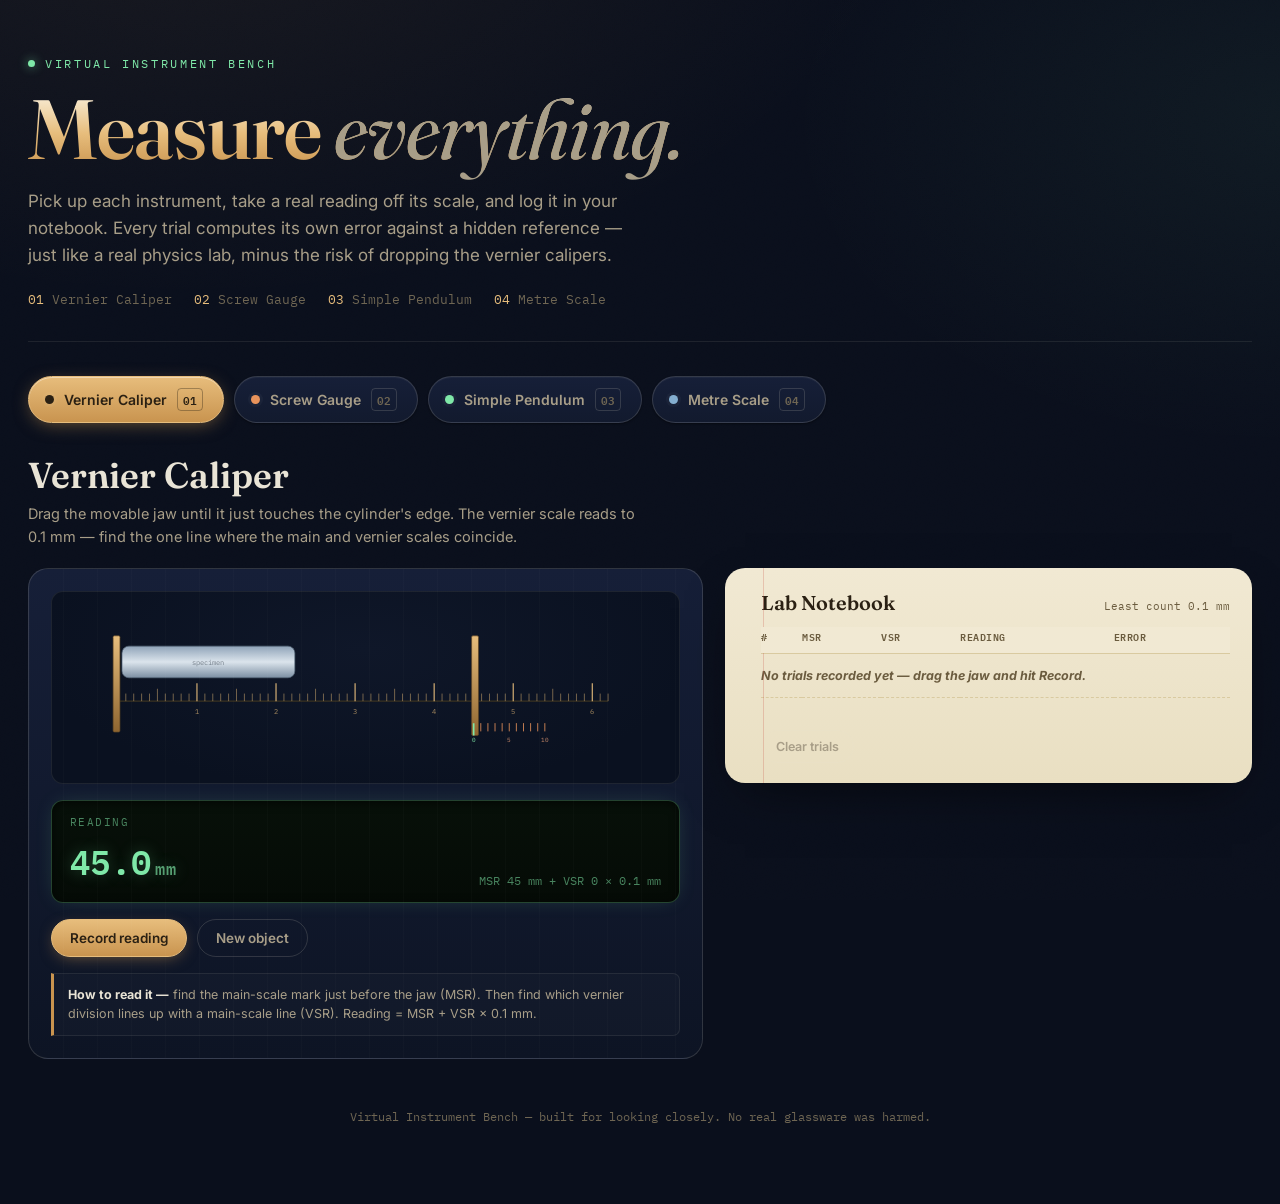
<file: labs/physics.html>
<!DOCTYPE html>
<html lang="en">
<head>
<meta charset="UTF-8">
<meta name="viewport" content="width=device-width, initial-scale=1.0">
<title>MEASURE — A Virtual Instrument Bench</title>
<link rel="preconnect" href="https://fonts.googleapis.com">
<link href="https://fonts.googleapis.com/css2?family=Fraunces:opsz,wght@9..144,400;9..144,500;9..144,600;9..144,700&family=Inter:wght@400;500;600;700&family=IBM+Plex+Mono:wght@400;500;600;700&display=swap" rel="stylesheet">
<style>
/* ============ TOKENS ============ */
:root{
  --bg-void:#0a0f1c;
  --bg-deep:#0d1424;
  --panel:#121a2e;
  --panel-2:#161f38;
  --line: rgba(230,224,204,0.09);
  --line-strong: rgba(230,224,204,0.16);

  --brass:#c9944f;
  --brass-light:#e7bd7c;
  --brass-dark:#8e6530;

  --amber:#e8935b;
  --amber-light:#f5b587;

  --phosphor:#7fe8a8;
  --phosphor-dim: rgba(127,232,168,0.28);

  --blue:#84aecf;
  --blue-light:#aecbe4;

  --paper:#f1e9d3;
  --paper-2:#e9dfc2;
  --paper-line:#d9caa0;
  --ink:#2a2013;
  --ink-dim:#6b5c3f;

  --text:#e9e4d6;
  --text-dim:#a89e88;
  --text-faint:#6f6653;

  --danger:#e2665c;

  --radius-lg: 20px;
  --radius-md: 12px;
  --radius-sm: 7px;

  --font-display:'Fraunces', 'Iowan Old Style', serif;
  --font-body:'Inter', -apple-system, sans-serif;
  --font-mono:'IBM Plex Mono', 'SF Mono', monospace;
}

*{ box-sizing:border-box; }
html{ scroll-behavior:smooth; }
body{
  margin:0;
  background:
    radial-gradient(ellipse 1200px 700px at 15% -10%, rgba(201,148,79,0.08), transparent 60%),
    radial-gradient(ellipse 900px 600px at 100% 10%, rgba(127,232,168,0.05), transparent 55%),
    var(--bg-void);
  color:var(--text);
  font-family:var(--font-body);
  -webkit-font-smoothing:antialiased;
  min-height:100vh;
}
::selection{ background:var(--brass); color:var(--ink); }
:focus-visible{ outline:2px solid var(--phosphor); outline-offset:3px; border-radius:4px; }

/* subtle grain overlay */
body::before{
  content:"";
  position:fixed; inset:0; pointer-events:none; z-index:1;
  opacity:0.035; mix-blend-mode:overlay;
  background-image:url("data:image/svg+xml,%3Csvg xmlns='http://www.w3.org/2000/svg' width='120' height='120'%3E%3Cfilter id='n'%3E%3CfeTurbulence type='fractalNoise' baseFrequency='0.9' numOctaves='2' stitchTiles='stitch'/%3E%3C/filter%3E%3Crect width='100%25' height='100%25' filter='url(%23n)'/%3E%3C/svg%3E");
}

.wrap{ max-width:1300px; margin:0 auto; padding:0 28px 80px; position:relative; z-index:2; }

/* ============ HEADER ============ */
header.hero{
  padding:56px 0 34px;
  border-bottom:1px solid var(--line);
  margin-bottom:34px;
}
.eyebrow{
  font-family:var(--font-mono);
  font-size:12px;
  letter-spacing:0.22em;
  text-transform:uppercase;
  color:var(--phosphor);
  display:flex; align-items:center; gap:10px;
  margin-bottom:18px;
}
.eyebrow::before{
  content:"";
  width:7px; height:7px; border-radius:50%;
  background:var(--phosphor);
  box-shadow:0 0 10px 2px var(--phosphor-dim);
  animation: pulse 2.4s ease-in-out infinite;
}
@keyframes pulse{ 0%,100%{opacity:1;} 50%{opacity:0.35;} }

h1.title{
  font-family:var(--font-display);
  font-weight:600;
  font-size:clamp(42px, 7vw, 84px);
  line-height:0.96;
  margin:0 0 18px;
  letter-spacing:-0.01em;
  background:linear-gradient(180deg, #fbf3e2 0%, var(--brass-light) 55%, var(--brass) 100%);
  -webkit-background-clip:text; background-clip:text; color:transparent;
}
h1.title em{ font-style:italic; font-weight:400; color:var(--text-dim); background:none; -webkit-text-fill-color:var(--text-dim); }

.hero-sub{
  max-width:620px;
  font-size:17px;
  line-height:1.6;
  color:var(--text-dim);
  margin:0 0 22px;
}
.hero-instruments{
  display:flex; flex-wrap:wrap; gap:8px 22px;
  font-family:var(--font-mono);
  font-size:12.5px;
  color:var(--text-faint);
}
.hero-instruments span{ color:var(--brass-light); }

/* ============ DIAL SELECTOR ============ */
nav.dial{
  display:flex;
  gap:10px;
  flex-wrap:wrap;
  margin-bottom:30px;
}
.dial-tab{
  position:relative;
  font-family:var(--font-body);
  font-weight:600;
  font-size:14px;
  color:var(--text-dim);
  background:linear-gradient(180deg, var(--panel-2), var(--panel));
  border:1px solid var(--line-strong);
  border-radius:999px;
  padding:11px 20px 11px 16px;
  cursor:pointer;
  display:flex; align-items:center; gap:10px;
  box-shadow: inset 0 1px 0 rgba(255,255,255,0.04), 0 1px 2px rgba(0,0,0,0.4);
  transition: color .2s ease, border-color .2s ease, transform .15s ease, box-shadow .2s ease;
}
.dial-tab .dot{
  width:9px; height:9px; border-radius:50%;
  background: var(--dot, var(--brass));
  box-shadow: 0 0 0 3px rgba(255,255,255,0.03);
}
.dial-tab .n{
  font-family:var(--font-mono);
  font-size:10.5px;
  color:var(--text-faint);
  border:1px solid var(--line-strong);
  border-radius:4px;
  padding:1px 5px;
}
.dial-tab:hover{ color:var(--text); border-color:rgba(230,224,204,0.28); transform:translateY(-1px); }
.dial-tab.active{
  color:var(--ink);
  background: linear-gradient(180deg, var(--brass-light), var(--brass));
  border-color:var(--brass-light);
  box-shadow: 0 4px 18px -4px rgba(201,148,79,0.55), inset 0 1px 0 rgba(255,255,255,0.4);
}
.dial-tab.active .n{ color:var(--ink); border-color:rgba(42,32,19,0.35); }
.dial-tab.active .dot{ background:var(--ink); }

/* ============ LAYOUT ============ */
.experiment{ display:none; }
.experiment.active{ display:block; animation: fadeUp .45s ease; }
@keyframes fadeUp{ from{ opacity:0; transform:translateY(10px);} to{opacity:1; transform:translateY(0);} }

.exp-head{ margin-bottom:20px; }
.exp-head h2{
  font-family:var(--font-display);
  font-size:clamp(26px,3.4vw,36px);
  font-weight:600;
  margin:0 0 6px;
  color:var(--text);
}
.exp-head p{ margin:0; color:var(--text-dim); font-size:14.5px; max-width:640px; line-height:1.55; }

.bench{
  display:grid;
  grid-template-columns: 1.28fr 1fr;
  gap:22px;
  align-items:start;
}
@media (max-width:980px){ .bench{ grid-template-columns:1fr; } }

/* ============ STAGE (instrument panel) ============ */
.stage{
  background: linear-gradient(180deg, var(--panel-2), var(--bg-deep));
  border:1px solid var(--line-strong);
  border-radius: var(--radius-lg);
  padding:22px;
  position:relative;
  overflow:hidden;
}
.stage::before{
  content:"";
  position:absolute; inset:0;
  background: repeating-linear-gradient(90deg, rgba(255,255,255,0.015) 0 1px, transparent 1px 34px);
  pointer-events:none;
}
.stage-svg-holder{
  width:100%;
  border-radius: var(--radius-md);
  background: radial-gradient(ellipse at 50% 30%, #0f1729, #0a1120 75%);
  border:1px solid var(--line);
  padding:6px 4px;
  touch-action:none;
}
.stage-svg-holder svg{ width:100%; height:auto; display:block; }

.controls-row{
  display:flex; flex-wrap:wrap; gap:10px;
  margin-top:16px;
  align-items:center;
}

/* LCD readout */
.lcd{
  font-family:var(--font-mono);
  background: linear-gradient(180deg, #071009, #050b06);
  border:1px solid rgba(127,232,168,0.25);
  border-radius: var(--radius-md);
  padding:14px 18px;
  margin-top:16px;
  box-shadow: inset 0 2px 10px rgba(0,0,0,0.6), 0 0 22px -8px var(--phosphor-dim);
  display:flex;
  justify-content:space-between;
  align-items:flex-end;
  flex-wrap:wrap;
  gap:10px;
}
.lcd-label{
  font-size:10.5px;
  letter-spacing:0.14em;
  text-transform:uppercase;
  color: rgba(127,232,168,0.55);
  margin-bottom:6px;
}
.lcd-value{
  font-size: clamp(26px, 3.4vw, 34px);
  font-weight:600;
  color: var(--phosphor);
  text-shadow: 0 0 16px var(--phosphor-dim);
  letter-spacing:0.01em;
}
.lcd-value .unit{ font-size:0.5em; color:rgba(127,232,168,0.65); margin-left:4px; }
.lcd-sub{ font-size:12px; color:rgba(127,232,168,0.55); }

/* Buttons */
.btn{
  font-family:var(--font-body);
  font-weight:600;
  font-size:13.5px;
  border-radius:999px;
  padding:10px 18px;
  border:1px solid var(--line-strong);
  background: var(--panel-2);
  color:var(--text);
  cursor:pointer;
  transition: transform .12s ease, border-color .2s ease, background .2s ease, box-shadow .2s ease;
  display:inline-flex; align-items:center; gap:8px;
}
.btn:hover{ transform:translateY(-1px); border-color:rgba(230,224,204,0.3); }
.btn:active{ transform:translateY(0); }
.btn-primary{
  background: linear-gradient(180deg, var(--brass-light), var(--brass));
  color: var(--ink);
  border-color: var(--brass-light);
  box-shadow: 0 4px 16px -5px rgba(201,148,79,0.6);
}
.btn-primary:hover{ box-shadow: 0 6px 20px -5px rgba(201,148,79,0.8); }
.btn-ghost{ background:transparent; color:var(--text-dim); }
.btn-ghost:hover{ color:var(--text); }
.btn-danger-outline{ border-color: rgba(226,102,92,0.4); color:#f0a49d; background:transparent;}
.btn:disabled{ opacity:0.4; cursor:not-allowed; transform:none; }

/* slider */
.field{ display:flex; flex-direction:column; gap:6px; flex:1; min-width:180px; }
.field label{ font-size:12px; color:var(--text-dim); display:flex; justify-content:space-between; font-family:var(--font-mono); }
.field label b{ color:var(--brass-light); font-weight:600; }
input[type=range]{
  -webkit-appearance:none; appearance:none;
  width:100%; height:5px; border-radius:3px;
  background: linear-gradient(90deg, var(--brass) var(--fill,50%), rgba(255,255,255,0.08) var(--fill,50%));
  outline:none;
}
input[type=range]::-webkit-slider-thumb{
  -webkit-appearance:none; appearance:none;
  width:18px; height:18px; border-radius:50%;
  background: radial-gradient(circle at 35% 30%, var(--brass-light), var(--brass-dark));
  border:2px solid #fff2de1a;
  cursor:pointer;
  box-shadow:0 2px 6px rgba(0,0,0,0.5);
}
input[type=range]::-moz-range-thumb{
  width:18px; height:18px; border-radius:50%; border:none;
  background: radial-gradient(circle at 35% 30%, var(--brass-light), var(--brass-dark));
  cursor:pointer;
}

/* caption plaque */
.plaque{
  margin-top:16px;
  border:1px solid var(--line);
  border-left:3px solid var(--accent, var(--brass));
  background: rgba(255,255,255,0.02);
  border-radius:0 var(--radius-sm) var(--radius-sm) 0;
  padding:11px 14px;
  font-size:12.5px;
  line-height:1.55;
  color:var(--text-dim);
}
.plaque b{ color:var(--text); }

/* ============ NOTEBOOK ============ */
.notebook{
  background: linear-gradient(180deg, var(--paper), var(--paper-2));
  border-radius: var(--radius-lg);
  padding:22px 22px 20px;
  color:var(--ink);
  position:relative;
  box-shadow: 0 20px 50px -20px rgba(0,0,0,0.6);
  background-image:
    linear-gradient(180deg, var(--paper), var(--paper-2)),
    repeating-linear-gradient(180deg, transparent 0 33px, rgba(42,32,19,0.06) 33px 34px);
}
.notebook::before{
  content:"";
  position:absolute; left:38px; top:0; bottom:0; width:1px;
  background: rgba(200,80,70,0.25);
}
.nb-head{ display:flex; justify-content:space-between; align-items:baseline; margin-bottom:4px; padding-left:14px;}
.nb-head h3{
  font-family:var(--font-display);
  font-size:20px; font-weight:600; margin:0; color:var(--ink);
}
.nb-head span{ font-family:var(--font-mono); font-size:11px; color:var(--ink-dim); }

.table-wrap{ padding-left:14px; margin-top:12px; max-height:230px; overflow-y:auto; }
table{ width:100%; border-collapse:collapse; font-family:var(--font-mono); font-size:12.5px; }
thead th{
  text-align:left; font-weight:600; text-transform:uppercase; letter-spacing:0.05em;
  font-size:10px; color:var(--ink-dim); padding:0 8px 8px 0; border-bottom:1px solid var(--paper-line);
  position:sticky; top:0; background:var(--paper);
}
tbody td{ padding:6px 8px 6px 0; border-bottom:1px dashed var(--paper-line); color:var(--ink); }
tbody tr:last-child td{ font-weight:700; }
.empty-row td{ color:var(--ink-dim); font-style:italic; font-family:var(--font-body); padding:14px 0; }
.err-cell{ font-weight:600; }
.err-good{ color:#3f7d4f; }
.err-mid{ color:#a8791f; }
.err-bad{ color:#b3453b; }

.stats-row{
  display:grid; grid-template-columns:repeat(auto-fit, minmax(110px,1fr));
  gap:10px; margin:16px 14px 4px 14px;
}
.stat-plate{
  background: linear-gradient(180deg, var(--brass-light), var(--brass));
  border-radius:10px;
  padding:10px 12px;
  box-shadow: inset 0 1px 0 rgba(255,255,255,0.5), 0 3px 8px rgba(94,63,20,0.25);
}
.stat-plate .k{ font-family:var(--font-mono); font-size:9.5px; text-transform:uppercase; letter-spacing:0.08em; color:rgba(42,32,19,0.65); }
.stat-plate .v{ font-family:var(--font-mono); font-size:17px; font-weight:700; color:var(--ink); margin-top:2px; }

.nb-foot{ display:flex; gap:10px; margin:16px 14px 0; flex-wrap:wrap; }
.nb-foot .btn{ font-size:12.5px; padding:8px 14px; }
.reveal-note{
  margin:12px 14px 0; font-size:12px; color:var(--ink-dim); padding-top:10px; border-top:1px dashed var(--paper-line);
}
.reveal-note b{ color:#7a4a2e; }

footer.site{
  text-align:center; color:var(--text-faint); font-size:12px; padding-top:50px;
  font-family:var(--font-mono);
}
footer.site a{ color:var(--brass-light); }

/* draggable cursor affordance */
.grabbable{ cursor:grab; }
.grabbable:active{ cursor:grabbing; }

@media (prefers-reduced-motion: reduce){
  *{ animation-duration:0.01ms !important; transition-duration:0.01ms !important; }
}
</style>
</head>
<body>
<div class="wrap">

  <header class="hero">
    <div class="eyebrow">Virtual Instrument Bench</div>
    <h1 class="title">Measure <em>everything.</em></h1>
    <p class="hero-sub">Pick up each instrument, take a real reading off its scale, and log it in your notebook. Every trial computes its own error against a hidden reference — just like a real physics lab, minus the risk of dropping the vernier calipers.</p>
    <div class="hero-instruments">
      <div><span>01</span> Vernier Caliper</div>
      <div><span>02</span> Screw Gauge</div>
      <div><span>03</span> Simple Pendulum</div>
      <div><span>04</span> Metre Scale</div>
    </div>
  </header>

  <nav class="dial" id="dial">
    <button class="dial-tab active" data-target="caliper" style="--dot:var(--brass)"><span class="dot"></span>Vernier Caliper<span class="n">01</span></button>
    <button class="dial-tab" data-target="screw" style="--dot:var(--amber)"><span class="dot"></span>Screw Gauge<span class="n">02</span></button>
    <button class="dial-tab" data-target="pendulum" style="--dot:var(--phosphor)"><span class="dot"></span>Simple Pendulum<span class="n">03</span></button>
    <button class="dial-tab" data-target="ruler" style="--dot:var(--blue)"><span class="dot"></span>Metre Scale<span class="n">04</span></button>
  </nav>

  <!-- ======================= CALIPER ======================= -->
  <section class="experiment active" id="exp-caliper">
    <div class="exp-head">
      <h2>Vernier Caliper</h2>
      <p>Drag the movable jaw until it just touches the cylinder's edge. The vernier scale reads to 0.1&nbsp;mm — find the one line where the main and vernier scales coincide.</p>
    </div>
    <div class="bench">
      <div class="stage">
        <div class="stage-svg-holder"><svg id="svg-caliper" viewBox="0 0 900 260" xmlns="http://www.w3.org/2000/svg"></svg></div>
        <div class="lcd">
          <div>
            <div class="lcd-label">Reading</div>
            <div class="lcd-value" id="cal-lcd">0.0<span class="unit">mm</span></div>
          </div>
          <div class="lcd-sub" id="cal-lcd-sub">MSR 0 mm &nbsp;+&nbsp; VSR 0 × 0.1 mm</div>
        </div>
        <div class="controls-row">
          <button class="btn btn-primary" id="cal-record">Record reading</button>
          <button class="btn btn-ghost" id="cal-new">New object</button>
        </div>
        <div class="plaque" style="--accent:var(--brass)"><b>How to read it —</b> find the main-scale mark just before the jaw (MSR). Then find which vernier division lines up with a main-scale line (VSR). Reading = MSR + VSR × 0.1&nbsp;mm.</div>
      </div>
      <div class="notebook">
        <div class="nb-head"><h3>Lab Notebook</h3><span>Least count 0.1 mm</span></div>
        <div class="table-wrap">
          <table>
            <thead><tr><th>#</th><th>MSR</th><th>VSR</th><th>Reading</th><th>Error</th></tr></thead>
            <tbody id="cal-tbody"><tr class="empty-row"><td colspan="5">No trials recorded yet — drag the jaw and hit Record.</td></tr></tbody>
          </table>
        </div>
        <div class="stats-row" id="cal-stats"></div>
        <div class="reveal-note" id="cal-reveal" style="display:none;"></div>
        <div class="nb-foot">
          <button class="btn btn-ghost" id="cal-reset">Clear trials</button>
        </div>
      </div>
    </div>
  </section>

  <!-- ======================= SCREW GAUGE ======================= -->
  <section class="experiment" id="exp-screw">
    <div class="exp-head">
      <h2>Screw Gauge (Micrometer)</h2>
      <p>Drag the thimble left to close the gap onto the wire — it stops the instant it makes contact. Pitch scale reads in 0.5&nbsp;mm steps; the circular scale reads to 0.01&nbsp;mm.</p>
    </div>
    <div class="bench">
      <div class="stage">
        <div class="stage-svg-holder"><svg id="svg-screw" viewBox="0 0 900 280" xmlns="http://www.w3.org/2000/svg"></svg></div>
        <div class="lcd">
          <div>
            <div class="lcd-label">Reading</div>
            <div class="lcd-value" id="screw-lcd">0.00<span class="unit">mm</span></div>
          </div>
          <div class="lcd-sub" id="screw-lcd-sub">PSR 0.00 mm &nbsp;+&nbsp; CSR 0 × 0.01 mm</div>
        </div>
        <div class="controls-row">
          <button class="btn btn-primary" id="screw-record">Record reading</button>
          <button class="btn btn-ghost" id="screw-new">New wire</button>
        </div>
        <div class="plaque" style="--accent:var(--amber)"><b>How to read it —</b> the pitch scale (PSR) is the last mark not yet covered by the thimble sleeve. The circular scale (CSR) is the division aligned with the index line. Reading = PSR + CSR × 0.01&nbsp;mm.</div>
      </div>
      <div class="notebook">
        <div class="nb-head"><h3>Lab Notebook</h3><span>Least count 0.01 mm</span></div>
        <div class="table-wrap">
          <table>
            <thead><tr><th>#</th><th>PSR</th><th>CSR</th><th>Reading</th><th>Error</th></tr></thead>
            <tbody id="screw-tbody"><tr class="empty-row"><td colspan="5">No trials recorded yet — close the jaws on the wire and hit Record.</td></tr></tbody>
          </table>
        </div>
        <div class="stats-row" id="screw-stats"></div>
        <div class="reveal-note" id="screw-reveal" style="display:none;"></div>
        <div class="nb-foot">
          <button class="btn btn-ghost" id="screw-reset">Clear trials</button>
        </div>
      </div>
    </div>
  </section>

  <!-- ======================= PENDULUM ======================= -->
  <section class="experiment" id="exp-pendulum">
    <div class="exp-head">
      <h2>Simple Pendulum — finding <em style="font-style:italic;">g</em></h2>
      <p>Set a string length, start the bob swinging, and stop the watch after counting a good number of oscillations. Your own reaction time is the error source here — just like in a real lab.</p>
    </div>
    <div class="bench">
      <div class="stage">
        <div class="stage-svg-holder"><svg id="svg-pendulum" viewBox="0 0 900 300" xmlns="http://www.w3.org/2000/svg"></svg></div>
        <div class="controls-row">
          <div class="field">
            <label>String length L <b id="pend-L-val">60 cm</b></label>
            <input type="range" id="pend-L" min="20" max="100" step="1" value="60">
          </div>
        </div>
        <div class="lcd">
          <div>
            <div class="lcd-label">Stopwatch</div>
            <div class="lcd-value" id="pend-lcd">0.00<span class="unit">s</span></div>
          </div>
          <div class="lcd-sub" id="pend-lcd-sub">Oscillations counted: 0</div>
        </div>
        <div class="controls-row">
          <button class="btn btn-primary" id="pend-start">Start</button>
          <button class="btn btn-danger-outline" id="pend-stop" disabled>Stop</button>
          <button class="btn btn-ghost" id="pend-record" disabled>Record trial</button>
        </div>
        <div class="plaque" style="--accent:var(--phosphor)"><b>How it works —</b> g = 4π²L / T², where T is the period (time ÷ oscillations). Click Stop as close as you can to a whole number of swings — your timing precision shows up directly in the error column.</div>
      </div>
      <div class="notebook">
        <div class="nb-head"><h3>Lab Notebook</h3><span>Standard g = 9.8 m/s²</span></div>
        <div class="table-wrap">
          <table>
            <thead><tr><th>#</th><th>L (cm)</th><th>n</th><th>t (s)</th><th>T (s)</th><th>g</th><th>Error</th></tr></thead>
            <tbody id="pend-tbody"><tr class="empty-row"><td colspan="7">No trials recorded yet — start the pendulum and time it.</td></tr></tbody>
          </table>
        </div>
        <div class="stats-row" id="pend-stats"></div>
        <div class="nb-foot">
          <button class="btn btn-ghost" id="pend-reset">Clear trials</button>
        </div>
      </div>
    </div>
  </section>

  <!-- ======================= RULER ======================= -->
  <section class="experiment" id="exp-ruler">
    <div class="exp-head">
      <h2>Metre Scale — length &amp; parallax</h2>
      <p>Drag the sighting line to the block's right edge and record its length. Then move your eye off-centre and watch how parallax quietly throws your reading off.</p>
    </div>
    <div class="bench">
      <div class="stage">
        <div class="stage-svg-holder"><svg id="svg-ruler" viewBox="0 0 900 260" xmlns="http://www.w3.org/2000/svg"></svg></div>
        <div class="controls-row">
          <div class="field">
            <label>Your eye position <b id="ruler-eye-val">centred</b></label>
            <input type="range" id="ruler-eye" min="-100" max="100" step="1" value="0">
          </div>
        </div>
        <div class="lcd">
          <div>
            <div class="lcd-label">Reading</div>
            <div class="lcd-value" id="ruler-lcd">0.0<span class="unit">cm</span></div>
          </div>
          <div class="lcd-sub" id="ruler-lcd-sub">Least count 0.1 cm</div>
        </div>
        <div class="controls-row">
          <button class="btn btn-primary" id="ruler-record">Record reading</button>
          <button class="btn btn-ghost" id="ruler-new">New block</button>
        </div>
        <div class="plaque" style="--accent:var(--blue)"><b>Watch for —</b> the scale sits slightly above the block. Unless your eye is directly overhead, the edge appears to line up with the wrong mark. That's parallax error, and it's systematic, not random.</div>
      </div>
      <div class="notebook">
        <div class="nb-head"><h3>Lab Notebook</h3><span>Least count 0.1 cm</span></div>
        <div class="table-wrap">
          <table>
            <thead><tr><th>#</th><th>Reading</th><th>Eye pos.</th><th>Error</th></tr></thead>
            <tbody id="ruler-tbody"><tr class="empty-row"><td colspan="4">No trials recorded yet — align the cursor and hit Record.</td></tr></tbody>
          </table>
        </div>
        <div class="stats-row" id="ruler-stats"></div>
        <div class="reveal-note" id="ruler-reveal" style="display:none;"></div>
        <div class="nb-foot">
          <button class="btn btn-ghost" id="ruler-reset">Clear trials</button>
        </div>
      </div>
    </div>
  </section>

  <footer class="site">Virtual Instrument Bench — built for looking closely. No real glassware was harmed.</footer>
</div>

<script>
(function(){
"use strict";

/* ============================================================
   SHARED HELPERS
   ============================================================ */
const $ = (sel, root) => (root||document).querySelector(sel);
const $all = (sel, root) => Array.from((root||document).querySelectorAll(sel));
const clamp = (v,a,b) => Math.max(a, Math.min(b,v));
const rand = (a,b) => a + Math.random()*(b-a);
const fmt = (v,d) => Number(v).toFixed(d);
const SVGNS = "http://www.w3.org/2000/svg";

function svgPointerX(evt, svgEl, viewBoxWidth){
  const rect = svgEl.getBoundingClientRect();
  const scale = viewBoxWidth / rect.width;
  return (evt.clientX - rect.left) * scale;
}

function errClass(pct){
  if (pct <= 1.5) return "err-good";
  if (pct <= 5) return "err-mid";
  return "err-bad";
}

function meanOf(arr){ return arr.reduce((a,b)=>a+b,0) / (arr.length||1); }

/* ============================================================
   TAB SWITCHING
   ============================================================ */
$all(".dial-tab").forEach(tab=>{
  tab.addEventListener("click", ()=>{
    $all(".dial-tab").forEach(t=>t.classList.remove("active"));
    tab.classList.add("active");
    const target = tab.dataset.target;
    $all(".experiment").forEach(e=>e.classList.remove("active"));
    $("#exp-"+target).classList.add("active");
  });
});

/* ============================================================
   1) VERNIER CALIPER
   ============================================================ */
(function(){
  const svg = $("#svg-caliper");
  const PX0 = 90, PXPERMM = 11.5, MMMAX = 62;
  const mmToX = mm => PX0 + mm*PXPERMM;

  const state = { trueWidth: +rand(15,42).toFixed(1), jawMm: 45, trials: [], revealed:false, dragging:false };

  function render(){
    const j = state.jawMm;
    const frac = j - Math.floor(j);
    const msr = Math.floor(j);
    const vsr = clamp(Math.round(frac*10), 0, 9);
    const reading = msr + vsr*0.1;
    state.lastReading = { msr, vsr, reading };

    let ticks = "";
    for(let mm=0; mm<=MMMAX; mm++){
      const x = mmToX(mm);
      const tall = mm % 10 === 0;
      const med = mm % 5 === 0;
      const h = tall ? 26 : med ? 18 : 11;
      ticks += `<line x1="${x}" y1="150" x2="${x}" y2="${150-h}" stroke="${tall?'#e7bd7c':'#a5895f'}" stroke-width="${tall?1.6:1}"/>`;
      if(tall) ticks += `<text x="${x}" y="168" font-family="IBM Plex Mono" font-size="10" fill="#a5895f" text-anchor="middle">${mm/10}</text>`;
    }

    let vticks = "";
    for(let i=0;i<=10;i++){
      const x = mmToX(j) + i*0.9*PXPERMM;
      const isHit = i===vsr;
      vticks += `<line x1="${x}" y1="182" x2="${x}" y2="${182+(isHit?18:12)}" stroke="${isHit?'#7fe8a8':'#e8935b'}" stroke-width="${isHit?2.4:1.2}"/>`;
      if(i===0||i===5||i===10) vticks += `<text x="${x}" y="210" font-family="IBM Plex Mono" font-size="9" fill="${isHit?'#7fe8a8':'#c98a6a'}" text-anchor="middle">${i}</text>`;
    }

    const objX1 = mmToX(0)+6, objX2 = mmToX(state.trueWidth)-6;

    svg.innerHTML = `
      <defs>
        <linearGradient id="calMetal" x1="0" y1="0" x2="0" y2="1">
          <stop offset="0" stop-color="#8fa3b8"/><stop offset="0.5" stop-color="#dbe4ec"/><stop offset="1" stop-color="#7c8fa3"/>
        </linearGradient>
        <linearGradient id="calBrass" x1="0" y1="0" x2="0" y2="1">
          <stop offset="0" stop-color="#e7bd7c"/><stop offset="1" stop-color="#8e6530"/>
        </linearGradient>
      </defs>
      <line x1="${PX0}" y1="150" x2="${mmToX(MMMAX)}" y2="150" stroke="#3a3220" stroke-width="2"/>
      ${ticks}
      <!-- object -->
      <rect x="${objX1}" y="70" width="${objX2-objX1}" height="46" rx="10" fill="url(#calMetal)" stroke="#5a6b7d" stroke-width="1"/>
      <text x="${(objX1+objX2)/2}" y="98" font-family="IBM Plex Mono" font-size="10" fill="#3a4551" text-anchor="middle" opacity="0.6">specimen</text>
      <!-- fixed jaw -->
      <rect x="${mmToX(0)-7}" y="55" width="10" height="140" rx="2" fill="url(#calBrass)" stroke="#5c4423" />
      <!-- moving jaw group -->
      <g id="cal-jaw" class="grabbable" style="cursor:grab;">
        <rect x="${mmToX(j)-3}" y="55" width="10" height="145" rx="2" fill="url(#calBrass)" stroke="#5c4423"/>
        <rect x="${mmToX(j)-3}" y="192" width="70" height="34" rx="4" fill="#1a2436" opacity="0.001"/>
        ${vticks}
      </g>
    `;

    const lcd = $("#cal-lcd"), sub = $("#cal-lcd-sub");
    lcd.innerHTML = fmt(reading,1) + '<span class="unit">mm</span>';
    sub.textContent = `MSR ${msr} mm  +  VSR ${vsr} × 0.1 mm`;

    // drag handling
    const jawEl = $("#cal-jaw");
    jawEl.addEventListener("pointerdown", startDrag);
  }

  function startDrag(evt){
    state.dragging = true;
    evt.target.setPointerCapture(evt.pointerId);
  }
  svg.addEventListener("pointermove", evt=>{
    if(!state.dragging) return;
    const x = svgPointerX(evt, svg, 900);
    let mm = (x - PX0)/PXPERMM;
    mm = clamp(mm, 0, MMMAX-2);
    state.jawMm = mm;
    render();
  });
  window.addEventListener("pointerup", ()=>{ state.dragging=false; });

  function renderTable(){
    const tb = $("#cal-tbody");
    if(state.trials.length===0){
      tb.innerHTML = `<tr class="empty-row"><td colspan="5">No trials recorded yet — drag the jaw and hit Record.</td></tr>`;
    } else {
      tb.innerHTML = state.trials.map((t,i)=>{
        const pct = Math.abs(t.reading-state.trueWidth)/state.trueWidth*100;
        return `<tr><td>${i+1}</td><td>${t.msr}</td><td>${t.vsr}</td><td>${fmt(t.reading,1)} mm</td><td class="err-cell ${errClass(pct)}">${fmt(pct,2)}%</td></tr>`;
      }).join("");
    }
    const stats = $("#cal-stats");
    if(state.trials.length){
      const mean = meanOf(state.trials.map(t=>t.reading));
      const meanErr = meanOf(state.trials.map(t=>Math.abs(t.reading-state.trueWidth)/state.trueWidth*100));
      stats.innerHTML = `
        <div class="stat-plate"><div class="k">Mean</div><div class="v">${fmt(mean,2)}</div></div>
        <div class="stat-plate"><div class="k">Least count</div><div class="v">0.1 mm</div></div>
        <div class="stat-plate"><div class="k">Mean error</div><div class="v">${fmt(meanErr,2)}%</div></div>
      `;
    } else stats.innerHTML = "";
    const rev = $("#cal-reveal");
    if(state.revealed){
      rev.style.display = "block";
      rev.innerHTML = `Reference (standard) diameter: <b>${fmt(state.trueWidth,1)} mm</b>`;
    } else rev.style.display = "none";
  }

  $("#cal-record").addEventListener("click", ()=>{
    const r = state.lastReading;
    state.trials.push(r);
    state.revealed = true;
    renderTable();
  });
  $("#cal-new").addEventListener("click", ()=>{
    state.trueWidth = +rand(15,42).toFixed(1);
    state.trials = []; state.revealed = false; state.jawMm = 45;
    render(); renderTable();
  });
  $("#cal-reset").addEventListener("click", ()=>{ state.trials=[]; state.revealed=false; renderTable(); });

  render(); renderTable();
})();

/* ============================================================
   2) SCREW GAUGE
   ============================================================ */
(function(){
  const svg = $("#svg-screw");
  const PITCH = 0.5, MAXRANGE = 6.0, PXPERMM = 90;
  const originX = 130;

  const state = { trueDiameter: +rand(0.5,4.5).toFixed(2), turns: 0, trials: [], revealed:false, dragging:false, dragStartX:0, dragStartTurns:0 };

  function gapMm(){
    return clamp(MAXRANGE - state.turns*PITCH, state.trueDiameter, MAXRANGE);
  }

  function render(){
    const gap = gapMm();
    const psr = Math.floor(gap/0.5)*0.5;
    let frac = gap - psr;
    let csr = Math.round(frac/0.01);
    if(csr>=50){ csr=0; }
    const reading = psr + csr*0.01;
    state.lastReading = { psr, csr, reading };

    const wireX1 = originX, wireX2 = originX + state.trueDiameter*PXPERMM;
    const spindleX = originX + gap*PXPERMM;
    const sleeveEdgeX = spindleX; // sleeve reveals scale up to this point

    // pitch scale ticks (from originX to originX+MAXRANGE*PXPERMM), mark every 0.5mm
    let pticks = "";
    for(let i=0;i<=MAXRANGE*2;i++){
      const mm = i*0.5;
      const x = originX + mm*PXPERMM;
      const tall = i%2===0;
      pticks += `<line x1="${x}" y1="90" x2="${x}" y2="${90-(tall?20:12)}" stroke="${tall?'#f5b587':'#c98a6a'}" stroke-width="${tall?1.6:1}"/>`;
      if(tall) pticks += `<text x="${x}" y="72" font-family="IBM Plex Mono" font-size="9" fill="#c98a6a" text-anchor="middle">${mm}</text>`;
    }

    // circular scale strip (unrolled), 50 divisions across a strip width, scrolls with frac
    const stripW = 460, stripFull = stripW; // represents one pitch (0.5mm = 50 divisions)
    const scrollX = -(frac/0.5)*stripFull;
    let cticks = "";
    for(let i=0;i<=50;i++){
      const x = i*(stripFull/50);
      const isHit = i===csr;
      const tall = i%5===0;
      cticks += `<line x1="${x}" y1="0" x2="${x}" y2="${isHit?26:(tall?18:11)}" stroke="${isHit?'#7fe8a8':(tall?'#f5b587':'#c98a6a')}" stroke-width="${isHit?2.4:1}"/>`;
      if(tall) cticks += `<text x="${x}" y="40" font-family="IBM Plex Mono" font-size="9" fill="${isHit?'#7fe8a8':'#c98a6a'}" text-anchor="middle">${i}</text>`;
    }

    svg.innerHTML = `
      <defs>
        <linearGradient id="wireGrad" x1="0" y1="0" x2="0" y2="1">
          <stop offset="0" stop-color="#f5b587"/><stop offset="0.5" stop-color="#fbdcc0"/><stop offset="1" stop-color="#c9784a"/>
        </linearGradient>
        <linearGradient id="sleeveGrad" x1="0" y1="0" x2="1" y2="0">
          <stop offset="0" stop-color="#3a4560"/><stop offset="1" stop-color="#232c42"/>
        </linearGradient>
      </defs>

      <!-- anvil -->
      <rect x="${originX-24}" y="60" width="24" height="60" rx="3" fill="#8e6530"/>
      <!-- wire -->
      <rect x="${wireX1}" y="78" width="${Math.max(2,wireX2-wireX1)}" height="24" rx="6" fill="url(#wireGrad)" stroke="#a8622f"/>
      <!-- pitch scale barrel -->
      <rect x="${originX-4}" y="60" width="${MAXRANGE*PXPERMM+40}" height="60" rx="6" fill="#141c30" stroke="#2a3550"/>
      ${pticks}
      <line x1="${originX}" y1="60" x2="${originX}" y2="120" stroke="#e8935b" stroke-width="1" stroke-dasharray="2 2"/>

      <!-- thimble sleeve covering from sleeveEdgeX rightwards -->
      <rect x="${sleeveEdgeX}" y="52" width="${(MAXRANGE*PXPERMM+40)-(sleeveEdgeX-originX)}" height="76" fill="url(#sleeveGrad)" stroke="#4a5578" rx="8"/>
      <g id="screw-knob" class="grabbable" style="cursor:grab;">
        <circle cx="${sleeveEdgeX+34}" cy="90" r="30" fill="#2c3552" stroke="#5a688f" stroke-width="2"/>
        <circle cx="${sleeveEdgeX+34}" cy="90" r="30" fill="none" stroke="#7fe8a8" stroke-width="1.4" stroke-dasharray="4 4" opacity="0.5" transform="rotate(${state.turns*360} ${sleeveEdgeX+34} 90)"/>
        <line x1="${sleeveEdgeX+34}" y1="90" x2="${sleeveEdgeX+34}" y2="66" stroke="#7fe8a8" stroke-width="2" transform="rotate(${state.turns*360} ${sleeveEdgeX+34} 90)"/>
        <text x="${sleeveEdgeX+34}" y="95" text-anchor="middle" font-family="IBM Plex Mono" font-size="9" fill="#93a1c4">drag</text>
      </g>
      <!-- index line for pitch reading -->
      <line x1="${sleeveEdgeX}" y1="45" x2="${sleeveEdgeX}" y2="128" stroke="#7fe8a8" stroke-width="1.4"/>

      <!-- circular scale strip below -->
      <text x="${originX}" y="170" font-family="IBM Plex Mono" font-size="10" fill="#93a1c4">Circular scale (unrolled) —</text>
      <line x1="${originX+140}" y1="150" x2="${originX+140}" y2="196" stroke="#e8935b" stroke-width="1.4"/>
      <g transform="translate(${originX},178)">
        <clipPath id="stripClip"><rect x="0" y="-24" width="${stripW}" height="60"/></clipPath>
        <g clip-path="url(#stripClip)">
          <g transform="translate(${140+scrollX},0)">${cticks}</g>
        </g>
      </g>
    `;

    const lcd = $("#screw-lcd"), sub = $("#screw-lcd-sub");
    lcd.innerHTML = fmt(reading,2) + '<span class="unit">mm</span>';
    sub.textContent = `PSR ${fmt(psr,2)} mm  +  CSR ${csr} × 0.01 mm`;

    $("#screw-knob").addEventListener("pointerdown", evt=>{
      state.dragging = true;
      state.dragStartX = evt.clientX;
      state.dragStartTurns = state.turns;
      evt.target.setPointerCapture(evt.pointerId);
    });
  }

  svg.addEventListener("pointermove", evt=>{
    if(!state.dragging) return;
    const dx = evt.clientX - state.dragStartX;
    // dragging left (negative dx) closes the gap -> increases turns
    const dTurns = -dx/44;
    state.turns = clamp(state.dragStartTurns + dTurns, 0, MAXRANGE/PITCH + 2);
    render();
  });
  window.addEventListener("pointerup", ()=>{ state.dragging=false; });

  function renderTable(){
    const tb = $("#screw-tbody");
    if(state.trials.length===0){
      tb.innerHTML = `<tr class="empty-row"><td colspan="5">No trials recorded yet — close the jaws on the wire and hit Record.</td></tr>`;
    } else {
      tb.innerHTML = state.trials.map((t,i)=>{
        const pct = Math.abs(t.reading-state.trueDiameter)/state.trueDiameter*100;
        return `<tr><td>${i+1}</td><td>${fmt(t.psr,2)}</td><td>${t.csr}</td><td>${fmt(t.reading,2)} mm</td><td class="err-cell ${errClass(pct)}">${fmt(pct,2)}%</td></tr>`;
      }).join("");
    }
    const stats = $("#screw-stats");
    if(state.trials.length){
      const mean = meanOf(state.trials.map(t=>t.reading));
      const meanErr = meanOf(state.trials.map(t=>Math.abs(t.reading-state.trueDiameter)/state.trueDiameter*100));
      stats.innerHTML = `
        <div class="stat-plate"><div class="k">Mean</div><div class="v">${fmt(mean,3)}</div></div>
        <div class="stat-plate"><div class="k">Least count</div><div class="v">0.01 mm</div></div>
        <div class="stat-plate"><div class="k">Mean error</div><div class="v">${fmt(meanErr,2)}%</div></div>
      `;
    } else stats.innerHTML = "";
    const rev = $("#screw-reveal");
    if(state.revealed){
      rev.style.display="block";
      rev.innerHTML = `Reference (standard) diameter: <b>${fmt(state.trueDiameter,2)} mm</b>`;
    } else rev.style.display="none";
  }

  $("#screw-record").addEventListener("click", ()=>{
    state.trials.push(state.lastReading);
    state.revealed = true;
    renderTable();
  });
  $("#screw-new").addEventListener("click", ()=>{
    state.trueDiameter = +rand(0.5,4.5).toFixed(2);
    state.trials=[]; state.revealed=false; state.turns=0;
    render(); renderTable();
  });
  $("#screw-reset").addEventListener("click", ()=>{ state.trials=[]; state.revealed=false; renderTable(); });

  render(); renderTable();
})();

/* ============================================================
   3) SIMPLE PENDULUM
   ============================================================ */
(function(){
  const svg = $("#svg-pendulum");
  const G_STD = 9.8;
  const pivotX = 450, pivotY = 40;

  const state = { L_cm: 60, running:false, t0:0, rafId:null, trials:[], liveElapsed:0, liveOsc:0, lastStop:null };

  function T_true(){ const Lm = state.L_cm/100; return 2*Math.PI*Math.sqrt(Lm/G_STD); }
  function pxLen(){ return 60 + (state.L_cm-20)*1.7; } // 20-100cm -> ~60-196px

  function draw(angleDeg){
    const len = pxLen();
    const rad = angleDeg*Math.PI/180;
    const bobX = pivotX + len*Math.sin(rad);
    const bobY = pivotY + len*Math.cos(rad);
    svg.innerHTML = `
      <defs>
        <radialGradient id="bobGrad" cx="35%" cy="30%" r="70%">
          <stop offset="0" stop-color="#e7bd7c"/><stop offset="1" stop-color="#8e6530"/>
        </radialGradient>
      </defs>
      <!-- stand -->
      <rect x="${pivotX-140}" y="20" width="280" height="10" rx="3" fill="#232c42" stroke="#3a4560"/>
      <line x1="${pivotX-110}" y1="30" x2="${pivotX-110}" y2="270" stroke="#232c42" stroke-width="10"/>
      <line x1="${pivotX+110}" y1="30" x2="${pivotX+110}" y2="270" stroke="#232c42" stroke-width="10"/>
      <circle cx="${pivotX}" cy="${pivotY}" r="5" fill="#7fe8a8"/>
      <line x1="${pivotX}" y1="${pivotY}" x2="${bobX}" y2="${bobY}" stroke="#93a1c4" stroke-width="2"/>
      <circle cx="${bobX}" cy="${bobY}" r="18" fill="url(#bobGrad)" stroke="#5c4423" stroke-width="1.5"/>
      <line x1="${pivotX}" y1="270" x2="${pivotX}" y2="${pivotY}" stroke="#3a4560" stroke-width="1" stroke-dasharray="3 4" opacity="0.5"/>
      <text x="${pivotX}" y="292" text-anchor="middle" font-family="IBM Plex Mono" font-size="10" fill="#6f7999">equilibrium</text>
    `;
  }

  function tick(){
    const now = performance.now();
    const elapsed = (now - state.t0)/1000;
    const T = T_true();
    const angle = 20*Math.cos(2*Math.PI*elapsed/T);
    draw(angle);
    state.liveElapsed = elapsed;
    state.liveOsc = Math.floor(elapsed/T);
    $("#pend-lcd").innerHTML = fmt(elapsed,2)+'<span class="unit">s</span>';
    $("#pend-lcd-sub").textContent = `Oscillations counted: ${state.liveOsc}`;
    state.rafId = requestAnimationFrame(tick);
  }

  $("#pend-L").addEventListener("input", e=>{
    state.L_cm = +e.target.value;
    $("#pend-L-val").textContent = state.L_cm+" cm";
    if(!state.running) draw(20);
  });

  $("#pend-start").addEventListener("click", ()=>{
    state.running = true;
    state.t0 = performance.now();
    $("#pend-start").disabled = true;
    $("#pend-stop").disabled = false;
    $("#pend-record").disabled = true;
    $("#pend-L").disabled = true;
    state.rafId = requestAnimationFrame(tick);
  });

  $("#pend-stop").addEventListener("click", ()=>{
    state.running = false;
    cancelAnimationFrame(state.rafId);
    $("#pend-start").disabled = false;
    $("#pend-stop").disabled = true;
    $("#pend-L").disabled = false;
    const n = state.liveOsc;
    if(n < 1){
      $("#pend-lcd-sub").textContent = `Not enough swings counted (${n}) — try timing more oscillations.`;
      $("#pend-record").disabled = true;
      state.lastStop = null;
      return;
    }
    const t = state.liveElapsed;
    const T = t/n;
    const Lm = state.L_cm/100;
    const g = 4*Math.PI*Math.PI*Lm/(T*T);
    state.lastStop = { L: state.L_cm, n, t, T, g };
    $("#pend-lcd-sub").textContent = `Stopped at n=${n} oscillations — ready to record.`;
    $("#pend-record").disabled = false;
  });

  $("#pend-record").addEventListener("click", ()=>{
    if(!state.lastStop) return;
    state.trials.push(state.lastStop);
    state.lastStop = null;
    $("#pend-record").disabled = true;
    renderTable();
  });

  function renderTable(){
    const tb = $("#pend-tbody");
    if(state.trials.length===0){
      tb.innerHTML = `<tr class="empty-row"><td colspan="7">No trials recorded yet — start the pendulum and time it.</td></tr>`;
    } else {
      tb.innerHTML = state.trials.map((r,i)=>{
        const pct = Math.abs(r.g-G_STD)/G_STD*100;
        return `<tr><td>${i+1}</td><td>${r.L}</td><td>${r.n}</td><td>${fmt(r.t,2)}</td><td>${fmt(r.T,3)}</td><td>${fmt(r.g,2)}</td><td class="err-cell ${errClass(pct)}">${fmt(pct,2)}%</td></tr>`;
      }).join("");
    }
    const stats = $("#pend-stats");
    if(state.trials.length){
      const meanG = meanOf(state.trials.map(r=>r.g));
      const meanErr = meanOf(state.trials.map(r=>Math.abs(r.g-G_STD)/G_STD*100));
      stats.innerHTML = `
        <div class="stat-plate"><div class="k">Mean g</div><div class="v">${fmt(meanG,2)}</div></div>
        <div class="stat-plate"><div class="k">Standard g</div><div class="v">9.80</div></div>
        <div class="stat-plate"><div class="k">Mean error</div><div class="v">${fmt(meanErr,2)}%</div></div>
      `;
    } else stats.innerHTML = "";
  }

  $("#pend-reset").addEventListener("click", ()=>{ state.trials=[]; renderTable(); });

  $("#pend-L-val").textContent = state.L_cm+" cm";
  draw(20);
  renderTable();
})();

/* ============================================================
   4) METRE SCALE / RULER
   ============================================================ */
(function(){
  const svg = $("#svg-ruler");
  const PX0 = 60, PXPERCM = 38, CMMAX = 20;
  const cmToX = cm => PX0 + cm*PXPERCM;
  const GAP_PX = 26;

  const state = { trueLength: +rand(3,17).toFixed(1), cursorCm: 10, eye: 0, trials: [], revealed:false, dragging:false };

  function parallaxOffsetPx(){
    // shifts the rendered object, not the true scale
    return (state.eye/100) * GAP_PX * 1.6;
  }

  function render(){
    const cm = state.cursorCm;
    const reading = Math.round(cm*10)/10;
    state.lastReading = reading;

    let ticks = "";
    for(let mm=0; mm<=CMMAX*10; mm++){
      const c = mm/10;
      const x = PX0 + c*PXPERCM;
      const tall = mm%10===0;
      const med = mm%5===0;
      const h = tall?24:med?15:9;
      ticks += `<line x1="${x}" y1="150" x2="${x}" y2="${150-h}" stroke="${tall?'#aecbe4':'#6f7f95'}" stroke-width="${tall?1.5:0.8}"/>`;
      if(tall) ticks += `<text x="${x}" y="168" font-family="IBM Plex Mono" font-size="9.5" fill="#8ea3bb" text-anchor="middle">${c}</text>`;
    }

    const objOffset = parallaxOffsetPx();
    const objX1 = cmToX(0), objX2 = cmToX(state.trueLength);
    const cursorX = cmToX(cm);

    svg.innerHTML = `
      <defs>
        <linearGradient id="rulerGlass" x1="0" y1="0" x2="0" y2="1">
          <stop offset="0" stop-color="#1c2740"/><stop offset="1" stop-color="#121a2e"/>
        </linearGradient>
        <linearGradient id="blockGrad" x1="0" y1="0" x2="0" y2="1">
          <stop offset="0" stop-color="#aecbe4"/><stop offset="1" stop-color="#5f7f9c"/>
        </linearGradient>
      </defs>
      <rect x="20" y="95" width="860" height="60" rx="8" fill="url(#rulerGlass)" stroke="#2a3550"/>
      ${ticks}
      <line x1="${PX0}" y1="150" x2="${cmToX(CMMAX)}" y2="150" stroke="#aecbe4" stroke-width="1.5"/>

      <!-- elevated block, visually offset by parallax -->
      <g transform="translate(${objOffset},0)">
        <rect x="${objX1}" y="${150+GAP_PX}" width="${objX2-objX1}" height="34" rx="6" fill="url(#blockGrad)" stroke="#3d5872"/>
        <text x="${(objX1+objX2)/2}" y="${150+GAP_PX+22}" text-anchor="middle" font-family="IBM Plex Mono" font-size="10" fill="#1f2c3d" opacity="0.7">block</text>
      </g>
      <line x1="${objX1}" y1="${150}" x2="${objX1}" y2="${150+GAP_PX}" stroke="#4a5a70" stroke-width="1" stroke-dasharray="2 2"/>
      <text x="30" y="${150+GAP_PX+16}" font-family="IBM Plex Mono" font-size="8.5" fill="#5a6b82">gap</text>

      <!-- cursor / sighting line -->
      <g id="ruler-cursor" class="grabbable" style="cursor:grab;">
        <line x1="${cursorX}" y1="80" x2="${cursorX}" y2="200" stroke="#7fe8a8" stroke-width="2"/>
        <polygon points="${cursorX-7},80 ${cursorX+7},80 ${cursorX},92" fill="#7fe8a8"/>
        <rect x="${cursorX-24}" y="80" width="48" height="120" fill="#000" opacity="0.001"/>
      </g>
    `;

    const lcd = $("#ruler-lcd");
    lcd.innerHTML = fmt(reading,1)+'<span class="unit">cm</span>';

    $("#ruler-cursor").addEventListener("pointerdown", evt=>{
      state.dragging = true; evt.target.setPointerCapture(evt.pointerId);
    });
  }

  svg.addEventListener("pointermove", evt=>{
    if(!state.dragging) return;
    const x = svgPointerX(evt, svg, 900);
    let cm = (x-PX0)/PXPERCM;
    cm = clamp(Math.round(cm*10)/10, 0, CMMAX);
    state.cursorCm = cm;
    render();
  });
  window.addEventListener("pointerup", ()=>{ state.dragging=false; });

  $("#ruler-eye").addEventListener("input", e=>{
    state.eye = +e.target.value;
    const v = state.eye;
    $("#ruler-eye-val").textContent = v===0 ? "centred" : (v<0 ? `${Math.abs(v)}% left` : `${v}% right`);
    render();
  });

  function renderTable(){
    const tb = $("#ruler-tbody");
    if(state.trials.length===0){
      tb.innerHTML = `<tr class="empty-row"><td colspan="4">No trials recorded yet — align the cursor and hit Record.</td></tr>`;
    } else {
      tb.innerHTML = state.trials.map((t,i)=>{
        const pct = Math.abs(t.reading-state.trueLength)/state.trueLength*100;
        const eyeLabel = t.eye===0 ? "centred" : (t.eye<0 ? `${Math.abs(t.eye)}% L` : `${t.eye}% R`);
        return `<tr><td>${i+1}</td><td>${fmt(t.reading,1)} cm</td><td>${eyeLabel}</td><td class="err-cell ${errClass(pct)}">${fmt(pct,2)}%</td></tr>`;
      }).join("");
    }
    const stats = $("#ruler-stats");
    if(state.trials.length){
      const mean = meanOf(state.trials.map(t=>t.reading));
      const meanErr = meanOf(state.trials.map(t=>Math.abs(t.reading-state.trueLength)/state.trueLength*100));
      stats.innerHTML = `
        <div class="stat-plate"><div class="k">Mean</div><div class="v">${fmt(mean,2)}</div></div>
        <div class="stat-plate"><div class="k">Least count</div><div class="v">0.1 cm</div></div>
        <div class="stat-plate"><div class="k">Mean error</div><div class="v">${fmt(meanErr,2)}%</div></div>
      `;
    } else stats.innerHTML = "";
    const rev = $("#ruler-reveal");
    if(state.revealed){
      rev.style.display="block";
      rev.innerHTML = `Reference (standard) length: <b>${fmt(state.trueLength,1)} cm</b>`;
    } else rev.style.display="none";
  }

  $("#ruler-record").addEventListener("click", ()=>{
    state.trials.push({ reading: state.lastReading, eye: state.eye });
    state.revealed = true;
    renderTable();
  });
  $("#ruler-new").addEventListener("click", ()=>{
    state.trueLength = +rand(3,17).toFixed(1);
    state.trials=[]; state.revealed=false; state.cursorCm=10;
    render(); renderTable();
  });
  $("#ruler-reset").addEventListener("click", ()=>{ state.trials=[]; state.revealed=false; renderTable(); });

  render(); renderTable();
})();

})();
</script>
</body>
</html>
</file>
